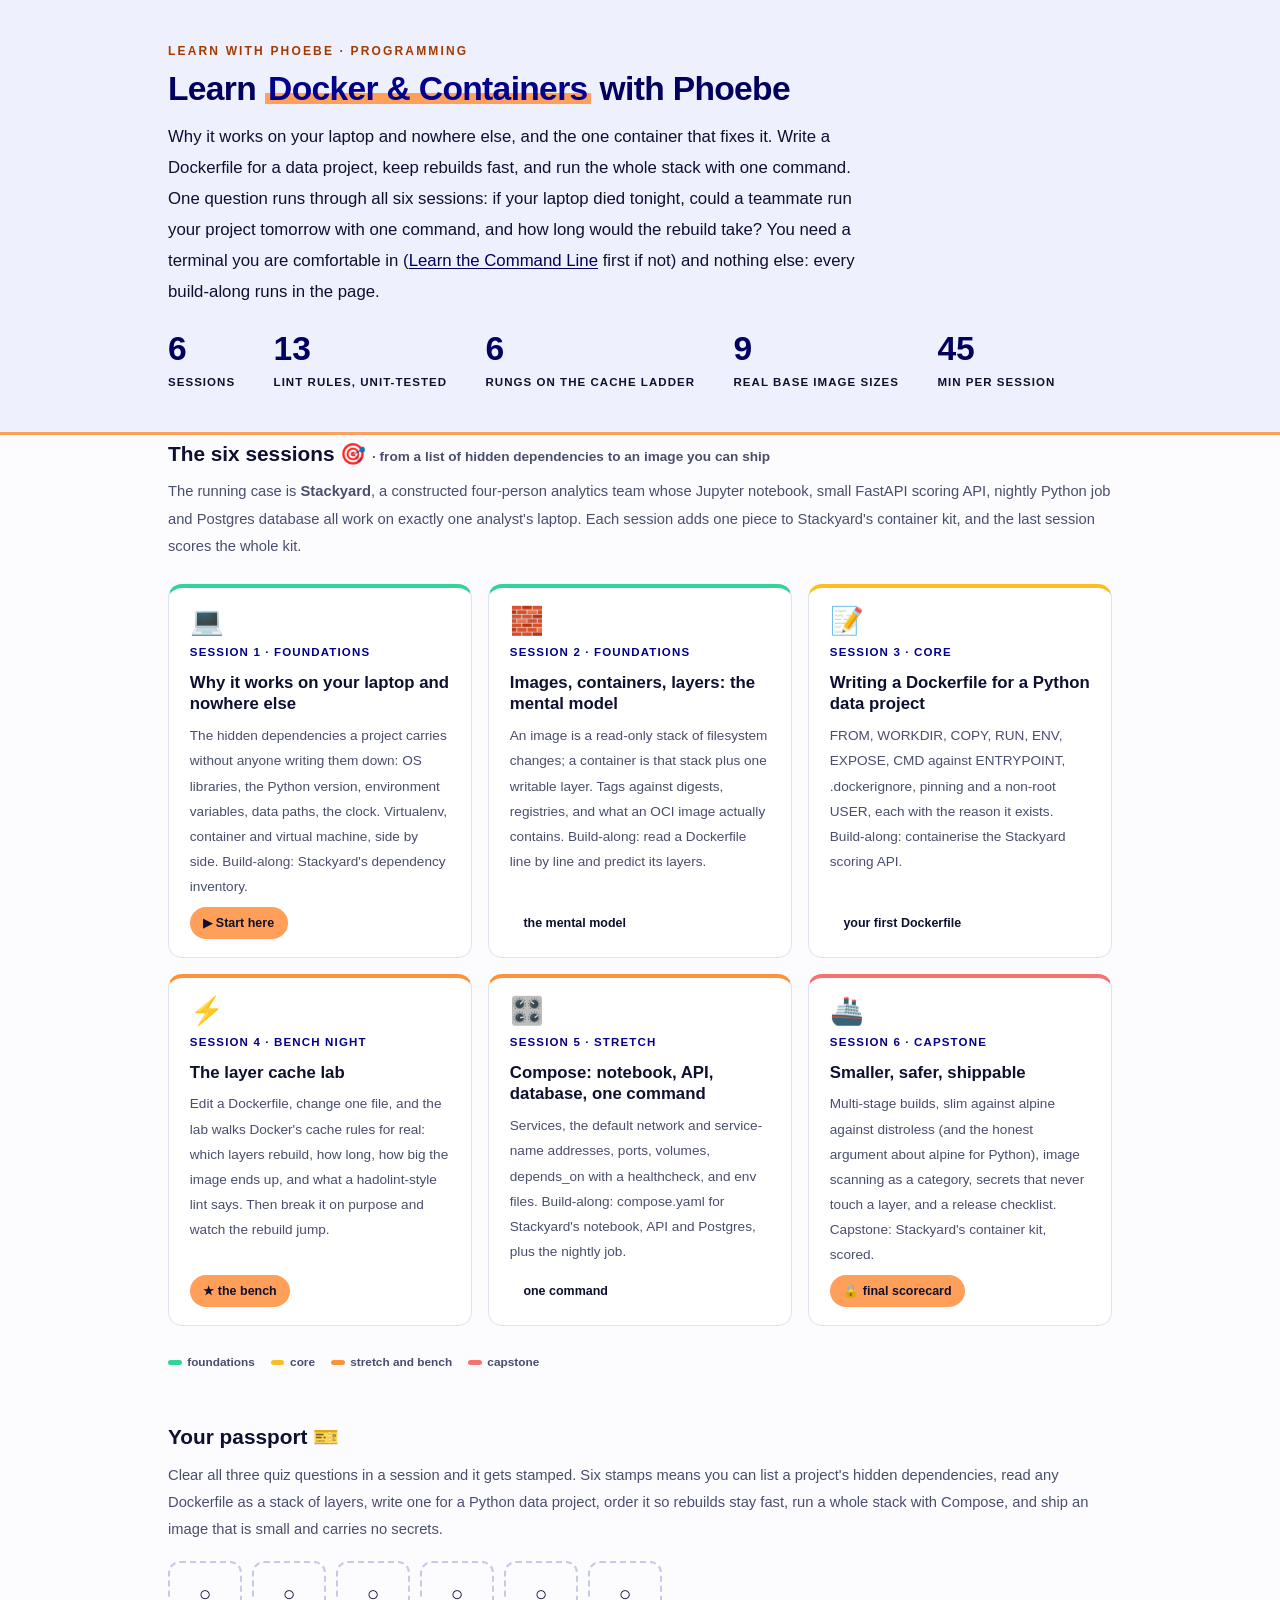
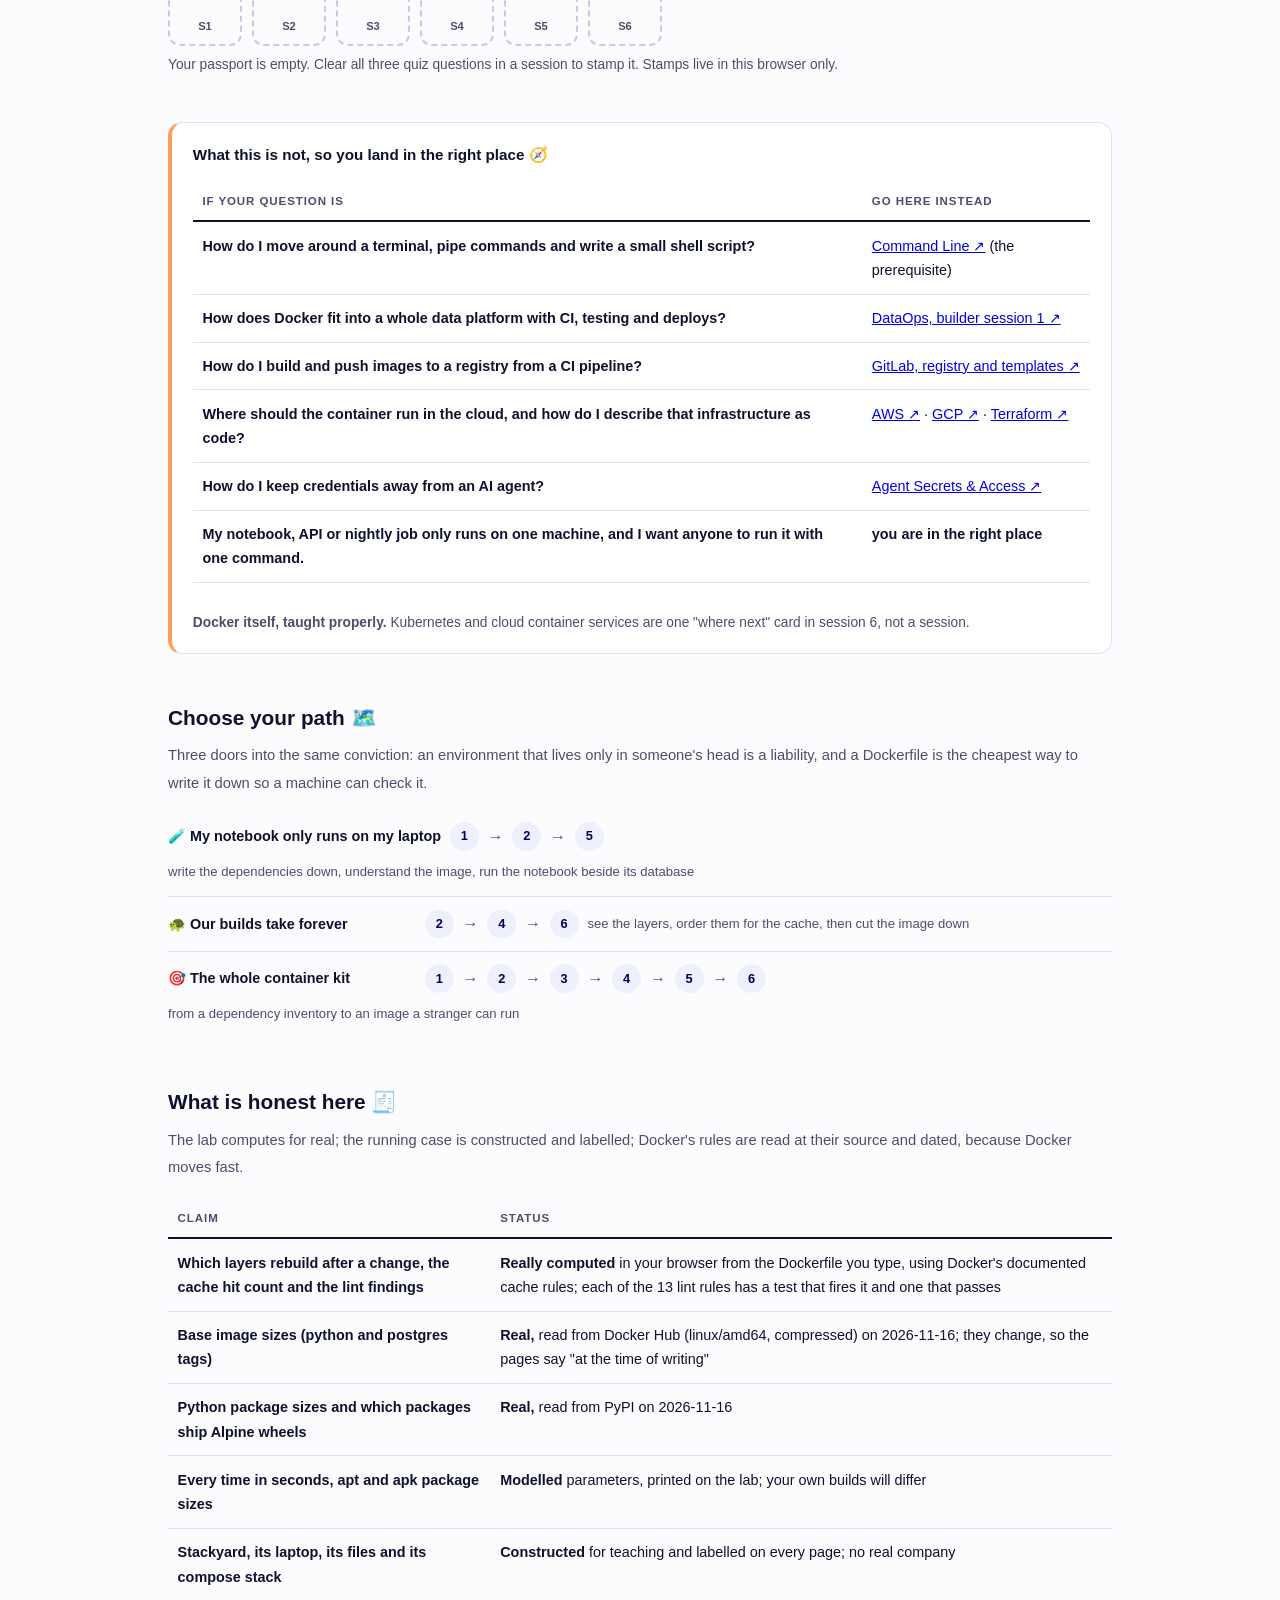
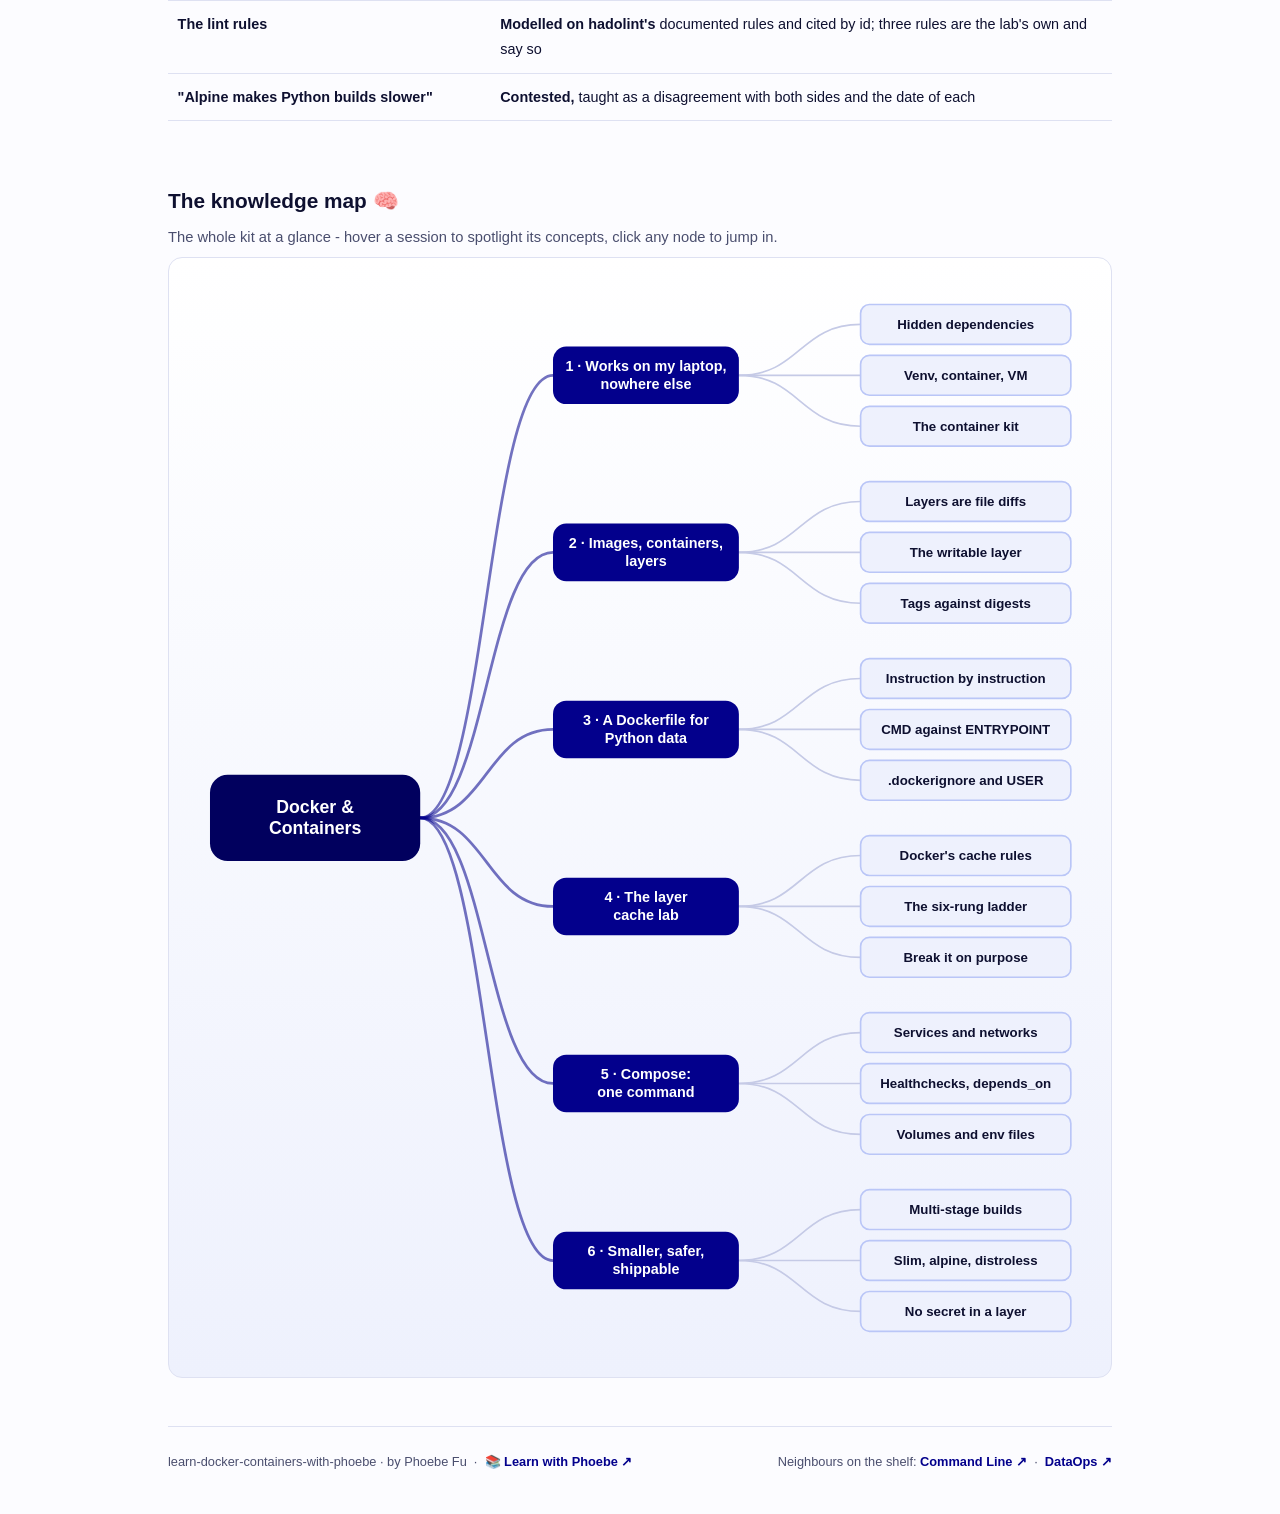
<file: index.html>
<!DOCTYPE html>
<html lang="en">
<head>
<meta charset="UTF-8">
<meta name="viewport" content="width=device-width, initial-scale=1.0">
<!-- social:start -->
<meta name="description" content="Six sessions on Docker and containers for data, analytics and ML people: hidden dependencies, images and layers, a Dockerfile for a Python data project, a real layer cache lab in the browser, Compose for notebook, API and database, and a slim, safe, shippable image.">
<meta property="og:type" content="website">
<meta property="og:site_name" content="Learn with Phoebe">
<meta property="og:title" content="Learn Docker &amp; Containers with Phoebe">
<meta property="og:description" content="Why it works on your laptop and nowhere else, and the one container that fixes it. Write a Dockerfile for a data project, keep rebuilds fast, and run the whole stack with one command.">
<meta property="og:url" content="https://phoebefu6.github.io/learn-docker-containers-with-phoebe/">
<meta property="og:image" content="https://phoebefu6.github.io/learn-docker-containers-with-phoebe/assets/og-cover.png">
<meta property="og:image:width" content="1200">
<meta property="og:image:height" content="630">
<meta name="twitter:card" content="summary_large_image">
<meta name="twitter:title" content="Learn Docker &amp; Containers with Phoebe">
<meta name="twitter:description" content="A real layer cache lab in your browser: edit a Dockerfile, change one file, and see which layers rebuild, how long it takes and how big the image ends up.">
<meta name="twitter:image" content="https://phoebefu6.github.io/learn-docker-containers-with-phoebe/assets/og-cover.png">
<!-- social:end -->
<title>Learn Docker &amp; Containers with Phoebe</title>
<link rel="stylesheet" href="assets/style.css?v=1">
<style>

  .stats-row { display: flex; gap: 2.4rem; margin-top: 1.5rem; flex-wrap: wrap; }
  .stat b { display: block; font-size: 2.1rem; font-weight: 800; line-height: 1.05; font-variant-numeric: tabular-nums; }
  .stat span { font-size: .72rem; opacity: 1; text-transform: uppercase; letter-spacing: .09em; font-weight: 600; }

  .course-grid { display: grid; grid-template-columns: repeat(auto-fit, minmax(17rem, 1fr)); gap: 1rem; margin-top: 1.5rem; }
  .course-card {
    border: 1px solid var(--hairline);
    border-top: 4px solid var(--diff, var(--indigo));
    border-radius: var(--radius);
    padding: 1.2rem 1.3rem 1.1rem;
    display: flex;
    flex-direction: column;
    gap: .5rem;
    text-decoration: none;
    color: var(--ink);
    background: #fff;
    transition: box-shadow .15s ease, border-color .15s ease, transform .15s ease;
    position: relative;
  }
  .course-card:hover { border-color: var(--indigo-soft); border-top-color: var(--diff, var(--indigo)); box-shadow: 0 8px 28px rgba(var(--shadow-rgb),.16); transform: translateY(-3px); }
  .course-card .cicon { font-size: 1.7rem; line-height: 1; }
  .course-card .cnum { font-size: .72rem; font-weight: 700; color: var(--indigo); text-transform: uppercase; letter-spacing: .1em; }
  .course-card h3 { font-size: 1.05rem; font-weight: 800; line-height: 1.3; }
  .course-card p { font-size: .85rem; color: var(--muted); flex: 1; }
  .course-card .meta { display: flex; gap: .4rem; flex-wrap: wrap; }

  .diff-legend { display: flex; gap: 1rem; margin-top: 1.6rem; font-size: .74rem; color: var(--muted); font-weight: 600; flex-wrap: wrap; }
  .diff-legend i { display: inline-block; width: .85rem; height: .35rem; border-radius: 999px; margin-right: .35rem; vertical-align: middle; }

  .paths { margin-top: 2.6rem; }
  .paths h2 { font-size: 1.3rem; font-weight: 800; margin-bottom: .3rem; }
  .paths .plede { color: var(--muted); font-size: .92rem; margin-bottom: .8rem; }
  .path { display: flex; gap: .55rem; align-items: center; padding: .75rem 0; border-bottom: .5px solid var(--hairline); flex-wrap: wrap; }
  .path:last-child { border-bottom: none; }
  .path b { min-width: 15.5rem; font-size: .9rem; }
  .path .pstep { background: var(--indigo-50); color: var(--indigo-deep); border-radius: 999px; padding: .16rem .68rem; font-weight: 700; font-size: .8rem; text-decoration: none; transition: all .12s ease; }
  .path .pstep:hover { background: var(--indigo); color: #fff; }
  .path .parr { color: var(--muted); font-weight: 700; }

  .mm-section { margin-top: 1.6rem; }
  .mm-section h2 { font-size: 1.3rem; font-weight: 800; margin-bottom: .2rem; }
  .mm-section .mm-lede { color: var(--muted); font-size: .92rem; margin-bottom: .4rem; }
  .mm-wrap { border: 1px solid var(--hairline); border-radius: var(--radius); background: linear-gradient(180deg,#fff,var(--indigo-50)); padding: .6rem; overflow-x: auto; }
  .mm-svg { width: 100%; height: auto; display: block; max-width: 60rem; margin: 0 auto; min-width: 34rem; }
  .mm-link { cursor: pointer; text-decoration: none; }
  .mm-node rect { transition: opacity .15s ease, filter .15s ease; }
  .mm-node text { pointer-events: none; }
  .mm-link:hover .mm-node rect { filter: brightness(1.06); }
  .mm-edge { transition: opacity .15s ease; }

  .not-this { border: 1px solid var(--hairline); border-left: 4px solid var(--amber); border-radius: var(--radius); background: #fff; padding: 1.1rem 1.3rem; margin-top: 1.2rem; }
  .not-this h3 { font-size: .95rem; font-weight: 800; margin-bottom: .5rem; }
</style>
</head>
<body>

<header class="masthead">
  <div class="wrap">
    <div class="eyebrow">Learn with Phoebe · Programming</div>
    <h1>Learn <span class="accent">Docker &amp; Containers</span> with Phoebe</h1>
    <p class="sub">Why it works on your laptop and nowhere else, and the one container that fixes it. Write a Dockerfile for a data project, keep rebuilds fast, and run the whole stack with one command. One question runs through all six sessions: if your laptop died tonight, could a teammate run your project tomorrow with one command, and how long would the rebuild take? You need a terminal you are comfortable in (<a href="https://phoebefu6.github.io/learn-command-line-with-phoebe/">Learn the Command Line</a> first if not) and nothing else: every build-along runs in the page.</p>
    <div class="stats-row">
      <div class="stat"><b data-count="6">6</b><span>sessions</span></div>
      <div class="stat"><b data-count="13">13</b><span>lint rules, unit-tested</span></div>
      <div class="stat"><b data-count="6">6</b><span>rungs on the cache ladder</span></div>
      <div class="stat"><b data-count="9">9</b><span>real base image sizes</span></div>
      <div class="stat"><b data-count="45">45</b><span>min per session</span></div>
    </div>
  </div>
</header>

<main class="wrap">

  <section class="section">
    <div class="paths" style="margin-top:0">
      <h2>The six sessions 🎯 <span style="font-size:.85rem;font-weight:600;color:var(--muted)">· from a list of hidden dependencies to an image you can ship</span></h2>
      <p class="plede">The running case is <strong>Stackyard</strong>, a constructed four-person analytics team whose Jupyter notebook, small FastAPI scoring API, nightly Python job and Postgres database all work on exactly one analyst's laptop. Each session adds one piece to Stackyard's container kit, and the last session scores the whole kit.</p>
    </div>

    <div class="course-grid">
      <a class="course-card" href="courses/01-works-on-my-laptop.html" style="--diff:#34D399">
        <span class="cicon">💻</span>
        <span class="cnum">Session 1 · foundations</span>
        <h3>Why it works on your laptop and nowhere else</h3>
        <p>The hidden dependencies a project carries without anyone writing them down: OS libraries, the Python version, environment variables, data paths, the clock. Virtualenv, container and virtual machine, side by side. Build-along: Stackyard's dependency inventory.</p>
        <span class="meta"><span class="pill amber">▶ Start here</span></span>
      </a>
      <a class="course-card" href="courses/02-images-containers-layers.html" style="--diff:#34D399">
        <span class="cicon">🧱</span>
        <span class="cnum">Session 2 · foundations</span>
        <h3>Images, containers, layers: the mental model</h3>
        <p>An image is a read-only stack of filesystem changes; a container is that stack plus one writable layer. Tags against digests, registries, and what an OCI image actually contains. Build-along: read a Dockerfile line by line and predict its layers.</p>
        <span class="meta"><span class="pill">the mental model</span></span>
      </a>
      <a class="course-card" href="courses/03-a-dockerfile-for-python.html" style="--diff:#FBBF24">
        <span class="cicon">📝</span>
        <span class="cnum">Session 3 · core</span>
        <h3>Writing a Dockerfile for a Python data project</h3>
        <p>FROM, WORKDIR, COPY, RUN, ENV, EXPOSE, CMD against ENTRYPOINT, .dockerignore, pinning and a non-root USER, each with the reason it exists. Build-along: containerise the Stackyard scoring API.</p>
        <span class="meta"><span class="pill">your first Dockerfile</span></span>
      </a>
      <a class="course-card" href="courses/04-the-layer-cache-lab.html" style="--diff:#FB923C">
        <span class="cicon">⚡</span>
        <span class="cnum">Session 4 · bench night</span>
        <h3>The layer cache lab</h3>
        <p>Edit a Dockerfile, change one file, and the lab walks Docker's cache rules for real: which layers rebuild, how long, how big the image ends up, and what a hadolint-style lint says. Then break it on purpose and watch the rebuild jump.</p>
        <span class="meta"><span class="pill amber">★ the bench</span></span>
      </a>
      <a class="course-card" href="courses/05-compose-one-command.html" style="--diff:#FB923C">
        <span class="cicon">🎛️</span>
        <span class="cnum">Session 5 · stretch</span>
        <h3>Compose: notebook, API, database, one command</h3>
        <p>Services, the default network and service-name addresses, ports, volumes, depends_on with a healthcheck, and env files. Build-along: compose.yaml for Stackyard's notebook, API and Postgres, plus the nightly job.</p>
        <span class="meta"><span class="pill">one command</span></span>
      </a>
      <a class="course-card" href="courses/06-smaller-safer-shippable.html" style="--diff:#F87171">
        <span class="cicon">🚢</span>
        <span class="cnum">Session 6 · capstone</span>
        <h3>Smaller, safer, shippable</h3>
        <p>Multi-stage builds, slim against alpine against distroless (and the honest argument about alpine for Python), image scanning as a category, secrets that never touch a layer, and a release checklist. Capstone: Stackyard's container kit, scored.</p>
        <span class="meta"><span class="pill amber">🔒 final scorecard</span></span>
      </a>
    </div>

    <div class="diff-legend">
      <span><i style="background:#34D399"></i>foundations</span>
      <span><i style="background:#FBBF24"></i>core</span>
      <span><i style="background:#FB923C"></i>stretch and bench</span>
      <span><i style="background:#F87171"></i>capstone</span>
    </div>
  </section>

  <section class="section">
    <div class="paths" style="margin-top:0">
      <h2>Your passport 🎫</h2>
      <p class="plede">Clear all three quiz questions in a session and it gets stamped. Six stamps means you can list a project's hidden dependencies, read any Dockerfile as a stack of layers, write one for a Python data project, order it so rebuilds stay fast, run a whole stack with Compose, and ship an image that is small and carries no secrets.</p>
    </div>
    <div class="pp-strip"></div>
  </section>

  <section class="section">
    <div class="not-this">
      <h3>What this is not, so you land in the right place 🧭</h3>
      <table class="clean">
        <tr><th>If your question is</th><th>Go here instead</th></tr>
        <tr><td>How do I move around a terminal, pipe commands and write a small shell script?</td><td><a href="https://phoebefu6.github.io/learn-command-line-with-phoebe/">Command Line ↗</a> (the prerequisite)</td></tr>
        <tr><td>How does Docker fit into a whole data platform with CI, testing and deploys?</td><td><a href="https://phoebefu6.github.io/learn-dataops-with-phoebe/courses/b1-foundations-repo.html">DataOps, builder session 1 ↗</a></td></tr>
        <tr><td>How do I build and push images to a registry from a CI pipeline?</td><td><a href="https://phoebefu6.github.io/learn-gitlab-with-phoebe/courses/b7-registry-and-templates.html">GitLab, registry and templates ↗</a></td></tr>
        <tr><td>Where should the container run in the cloud, and how do I describe that infrastructure as code?</td><td><a href="https://phoebefu6.github.io/learn-aws-with-phoebe/">AWS ↗</a> · <a href="https://phoebefu6.github.io/learn-gcp-with-phoebe/">GCP ↗</a> · <a href="https://phoebefu6.github.io/learn-terraform-with-phoebe/">Terraform ↗</a></td></tr>
        <tr><td>How do I keep credentials away from an AI agent?</td><td><a href="https://phoebefu6.github.io/learn-agent-secrets-access-with-phoebe/">Agent Secrets &amp; Access ↗</a></td></tr>
        <tr><td><strong>My notebook, API or nightly job only runs on one machine, and I want anyone to run it with one command.</strong></td><td><strong>you are in the right place</strong></td></tr>
      </table>
      <p style="margin-top:.7rem;font-size:.86rem;color:var(--muted)"><strong>Docker itself, taught properly.</strong> Kubernetes and cloud container services are one "where next" card in session 6, not a session.</p>
    </div>
  </section>

  <section class="section">
    <div class="paths">
      <h2>Choose your path 🗺️</h2>
      <p class="plede">Three doors into the same conviction: an environment that lives only in someone's head is a liability, and a Dockerfile is the cheapest way to write it down so a machine can check it.</p>
      <div class="path"><b>🧪 My notebook only runs on my laptop</b>
        <a class="pstep" href="courses/01-works-on-my-laptop.html">1</a><span class="parr">→</span>
        <a class="pstep" href="courses/02-images-containers-layers.html">2</a><span class="parr">→</span>
        <a class="pstep" href="courses/05-compose-one-command.html">5</a>
        <span style="font-size:.82rem;color:var(--muted)">write the dependencies down, understand the image, run the notebook beside its database</span>
      </div>
      <div class="path"><b>🐢 Our builds take forever</b>
        <a class="pstep" href="courses/02-images-containers-layers.html">2</a><span class="parr">→</span>
        <a class="pstep" href="courses/04-the-layer-cache-lab.html">4</a><span class="parr">→</span>
        <a class="pstep" href="courses/06-smaller-safer-shippable.html">6</a>
        <span style="font-size:.82rem;color:var(--muted)">see the layers, order them for the cache, then cut the image down</span>
      </div>
      <div class="path"><b>🎯 The whole container kit</b>
        <a class="pstep" href="courses/01-works-on-my-laptop.html">1</a><span class="parr">→</span>
        <a class="pstep" href="courses/02-images-containers-layers.html">2</a><span class="parr">→</span>
        <a class="pstep" href="courses/03-a-dockerfile-for-python.html">3</a><span class="parr">→</span>
        <a class="pstep" href="courses/04-the-layer-cache-lab.html">4</a><span class="parr">→</span>
        <a class="pstep" href="courses/05-compose-one-command.html">5</a><span class="parr">→</span>
        <a class="pstep" href="courses/06-smaller-safer-shippable.html">6</a>
        <span style="font-size:.82rem;color:var(--muted)">from a dependency inventory to an image a stranger can run</span>
      </div>
    </div>
  </section>

  <section class="section">
    <div class="paths" style="margin-top:0">
      <h2>What is honest here 🧾</h2>
      <p class="plede">The lab computes for real; the running case is constructed and labelled; Docker's rules are read at their source and dated, because Docker moves fast.</p>
    </div>
    <table class="clean">
      <tr><th>Claim</th><th>Status</th></tr>
      <tr><td>Which layers rebuild after a change, the cache hit count and the lint findings</td><td><strong>Really computed</strong> in your browser from the Dockerfile you type, using Docker's documented cache rules; each of the 13 lint rules has a test that fires it and one that passes</td></tr>
      <tr><td>Base image sizes (python and postgres tags)</td><td><strong>Real,</strong> read from Docker Hub (linux/amd64, compressed) on 2026-11-16; they change, so the pages say "at the time of writing"</td></tr>
      <tr><td>Python package sizes and which packages ship Alpine wheels</td><td><strong>Real,</strong> read from PyPI on 2026-11-16</td></tr>
      <tr><td>Every time in seconds, apt and apk package sizes</td><td><strong>Modelled</strong> parameters, printed on the lab; your own builds will differ</td></tr>
      <tr><td>Stackyard, its laptop, its files and its compose stack</td><td><strong>Constructed</strong> for teaching and labelled on every page; no real company</td></tr>
      <tr><td>The lint rules</td><td><strong>Modelled on hadolint's</strong> documented rules and cited by id; three rules are the lab's own and say so</td></tr>
      <tr><td>"Alpine makes Python builds slower"</td><td><strong>Contested,</strong> taught as a disagreement with both sides and the date of each</td></tr>
    </table>
  </section>

  <section class="section mm-section">
    <h2>The knowledge map 🧠</h2>
    <p class="mm-lede">The whole kit at a glance - hover a session to spotlight its concepts, click any node to jump in.</p>
    <div class="mm-wrap"><div id="mindmap"></div></div>
  </section>

  <footer class="pagefoot">
    <span>learn-docker-containers-with-phoebe · by Phoebe Fu &nbsp;·&nbsp; 📚 <a href="https://phoebefu6.github.io/learn-with-phoebe/">Learn with Phoebe ↗</a></span>
    <span>Neighbours on the shelf: <a href="https://phoebefu6.github.io/learn-command-line-with-phoebe/">Command Line ↗</a> &nbsp;·&nbsp; <a href="https://phoebefu6.github.io/learn-dataops-with-phoebe/">DataOps ↗</a></span>
  </footer>

</main>

<script>
window.MINDMAP_DATA = {
 "title": "Docker &\nContainers",
 "centerColor": "#01005E",
 "sessions": [
  {
   "label": "Works on my laptop,\nnowhere else",
   "href": "courses/01-works-on-my-laptop.html",
   "color": "#34D399",
   "concepts": [
    {
     "label": "Hidden dependencies",
     "href": "courses/01-works-on-my-laptop.html"
    },
    {
     "label": "Venv, container, VM",
     "href": "courses/01-works-on-my-laptop.html"
    },
    {
     "label": "The container kit",
     "href": "courses/01-works-on-my-laptop.html"
    }
   ]
  },
  {
   "label": "Images, containers,\nlayers",
   "href": "courses/02-images-containers-layers.html",
   "color": "#34D399",
   "concepts": [
    {
     "label": "Layers are file diffs",
     "href": "courses/02-images-containers-layers.html"
    },
    {
     "label": "The writable layer",
     "href": "courses/02-images-containers-layers.html"
    },
    {
     "label": "Tags against digests",
     "href": "courses/02-images-containers-layers.html"
    }
   ]
  },
  {
   "label": "A Dockerfile for\nPython data",
   "href": "courses/03-a-dockerfile-for-python.html",
   "color": "#FBBF24",
   "concepts": [
    {
     "label": "Instruction by instruction",
     "href": "courses/03-a-dockerfile-for-python.html"
    },
    {
     "label": "CMD against ENTRYPOINT",
     "href": "courses/03-a-dockerfile-for-python.html"
    },
    {
     "label": ".dockerignore and USER",
     "href": "courses/03-a-dockerfile-for-python.html"
    }
   ]
  },
  {
   "label": "The layer\ncache lab",
   "href": "courses/04-the-layer-cache-lab.html",
   "color": "#FB923C",
   "concepts": [
    {
     "label": "Docker's cache rules",
     "href": "courses/04-the-layer-cache-lab.html"
    },
    {
     "label": "The six-rung ladder",
     "href": "courses/04-the-layer-cache-lab.html"
    },
    {
     "label": "Break it on purpose",
     "href": "courses/04-the-layer-cache-lab.html"
    }
   ]
  },
  {
   "label": "Compose:\none command",
   "href": "courses/05-compose-one-command.html",
   "color": "#FB923C",
   "concepts": [
    {
     "label": "Services and networks",
     "href": "courses/05-compose-one-command.html"
    },
    {
     "label": "Healthchecks, depends_on",
     "href": "courses/05-compose-one-command.html"
    },
    {
     "label": "Volumes and env files",
     "href": "courses/05-compose-one-command.html"
    }
   ]
  },
  {
   "label": "Smaller, safer,\nshippable",
   "href": "courses/06-smaller-safer-shippable.html",
   "color": "#F87171",
   "concepts": [
    {
     "label": "Multi-stage builds",
     "href": "courses/06-smaller-safer-shippable.html"
    },
    {
     "label": "Slim, alpine, distroless",
     "href": "courses/06-smaller-safer-shippable.html"
    },
    {
     "label": "No secret in a layer",
     "href": "courses/06-smaller-safer-shippable.html"
    }
   ]
  }
 ]
};
</script>
<script src="assets/mindmap.js?v=1"></script>
<script src="assets/app.js?v=1"></script>
</body>
</html>
</file>
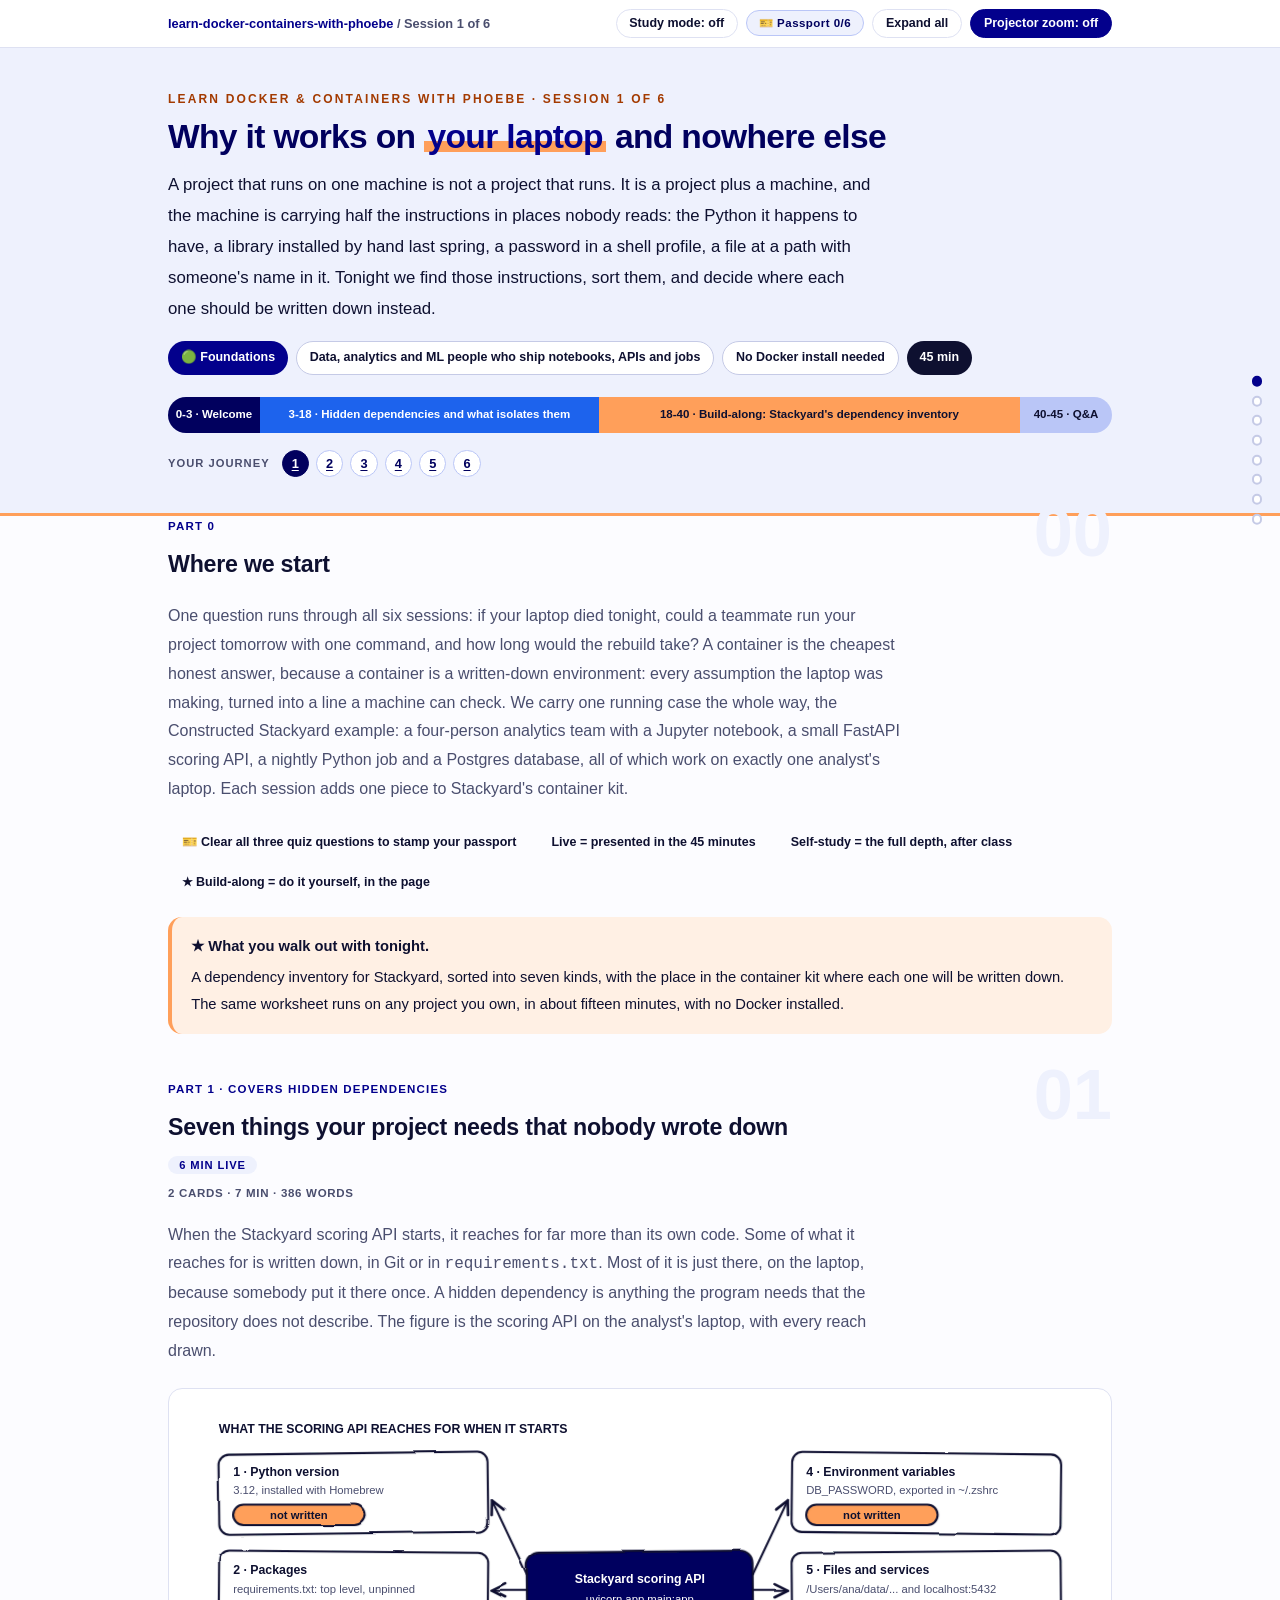
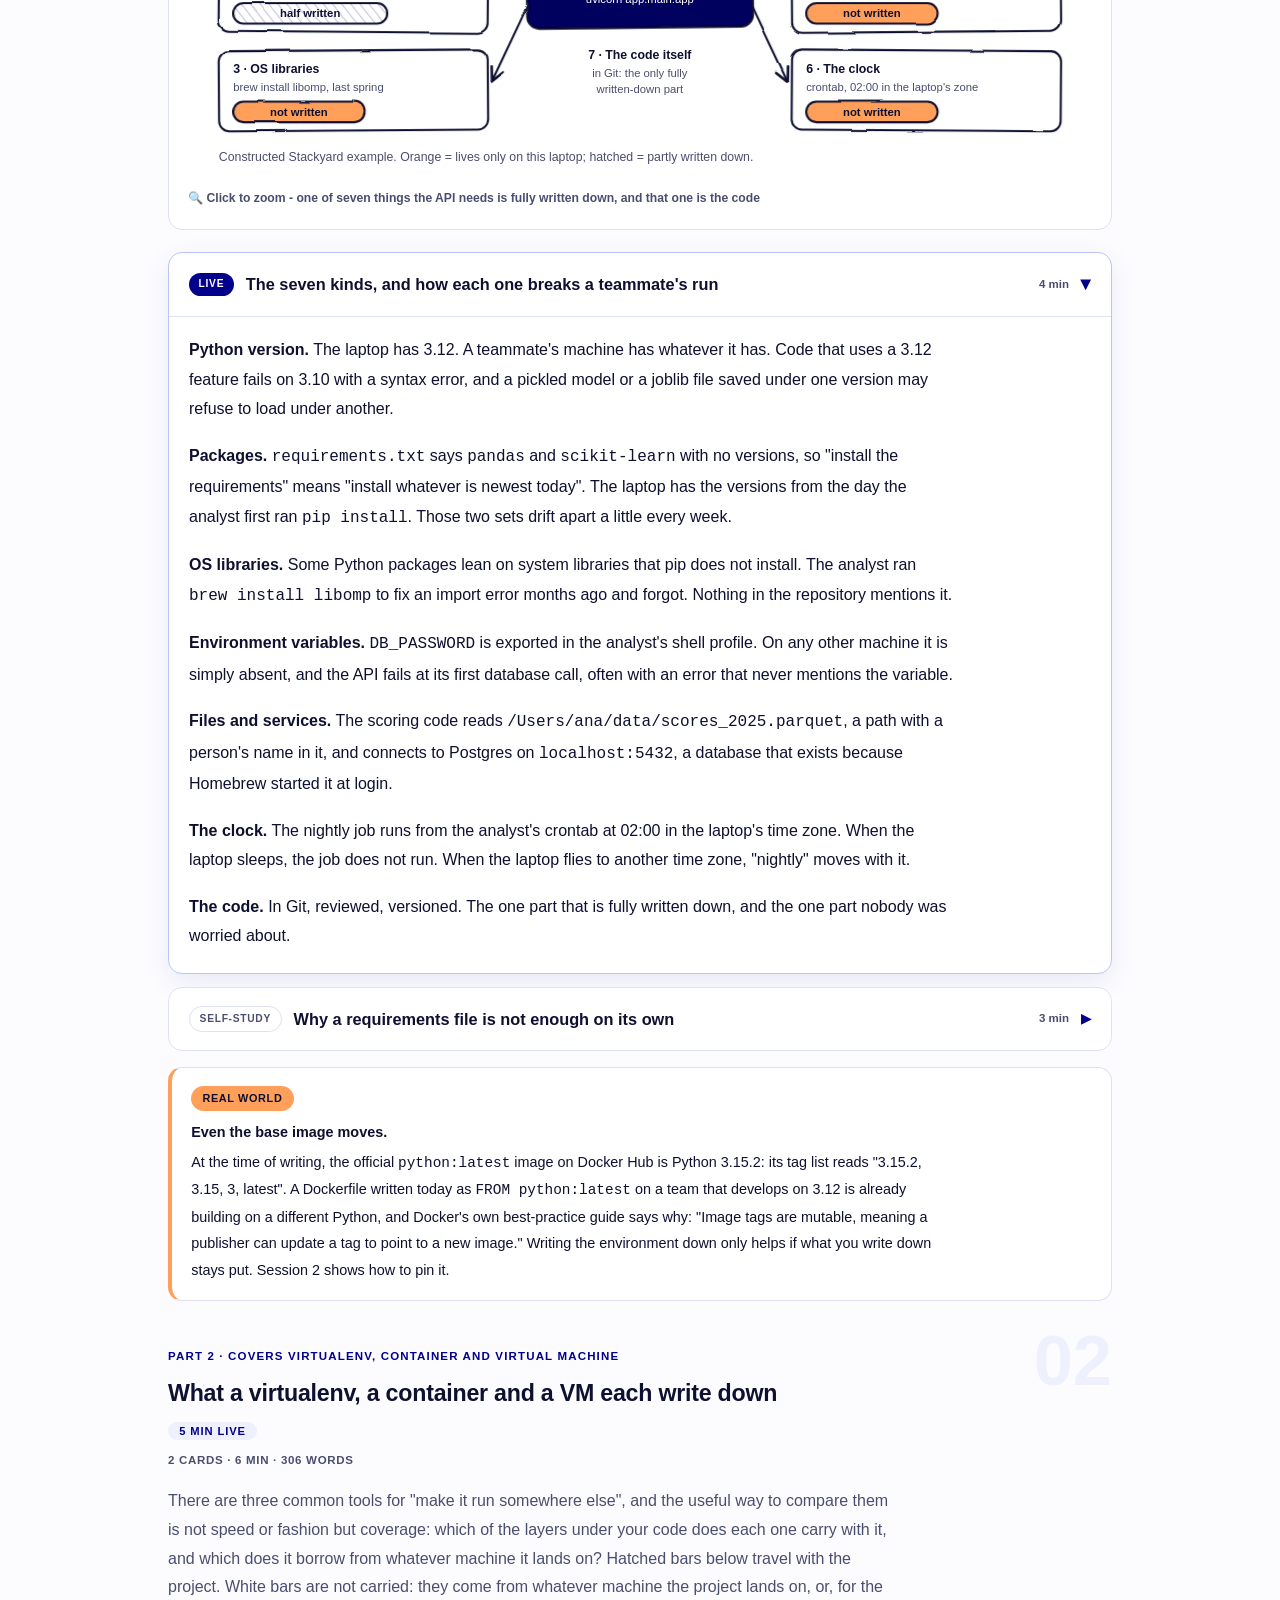
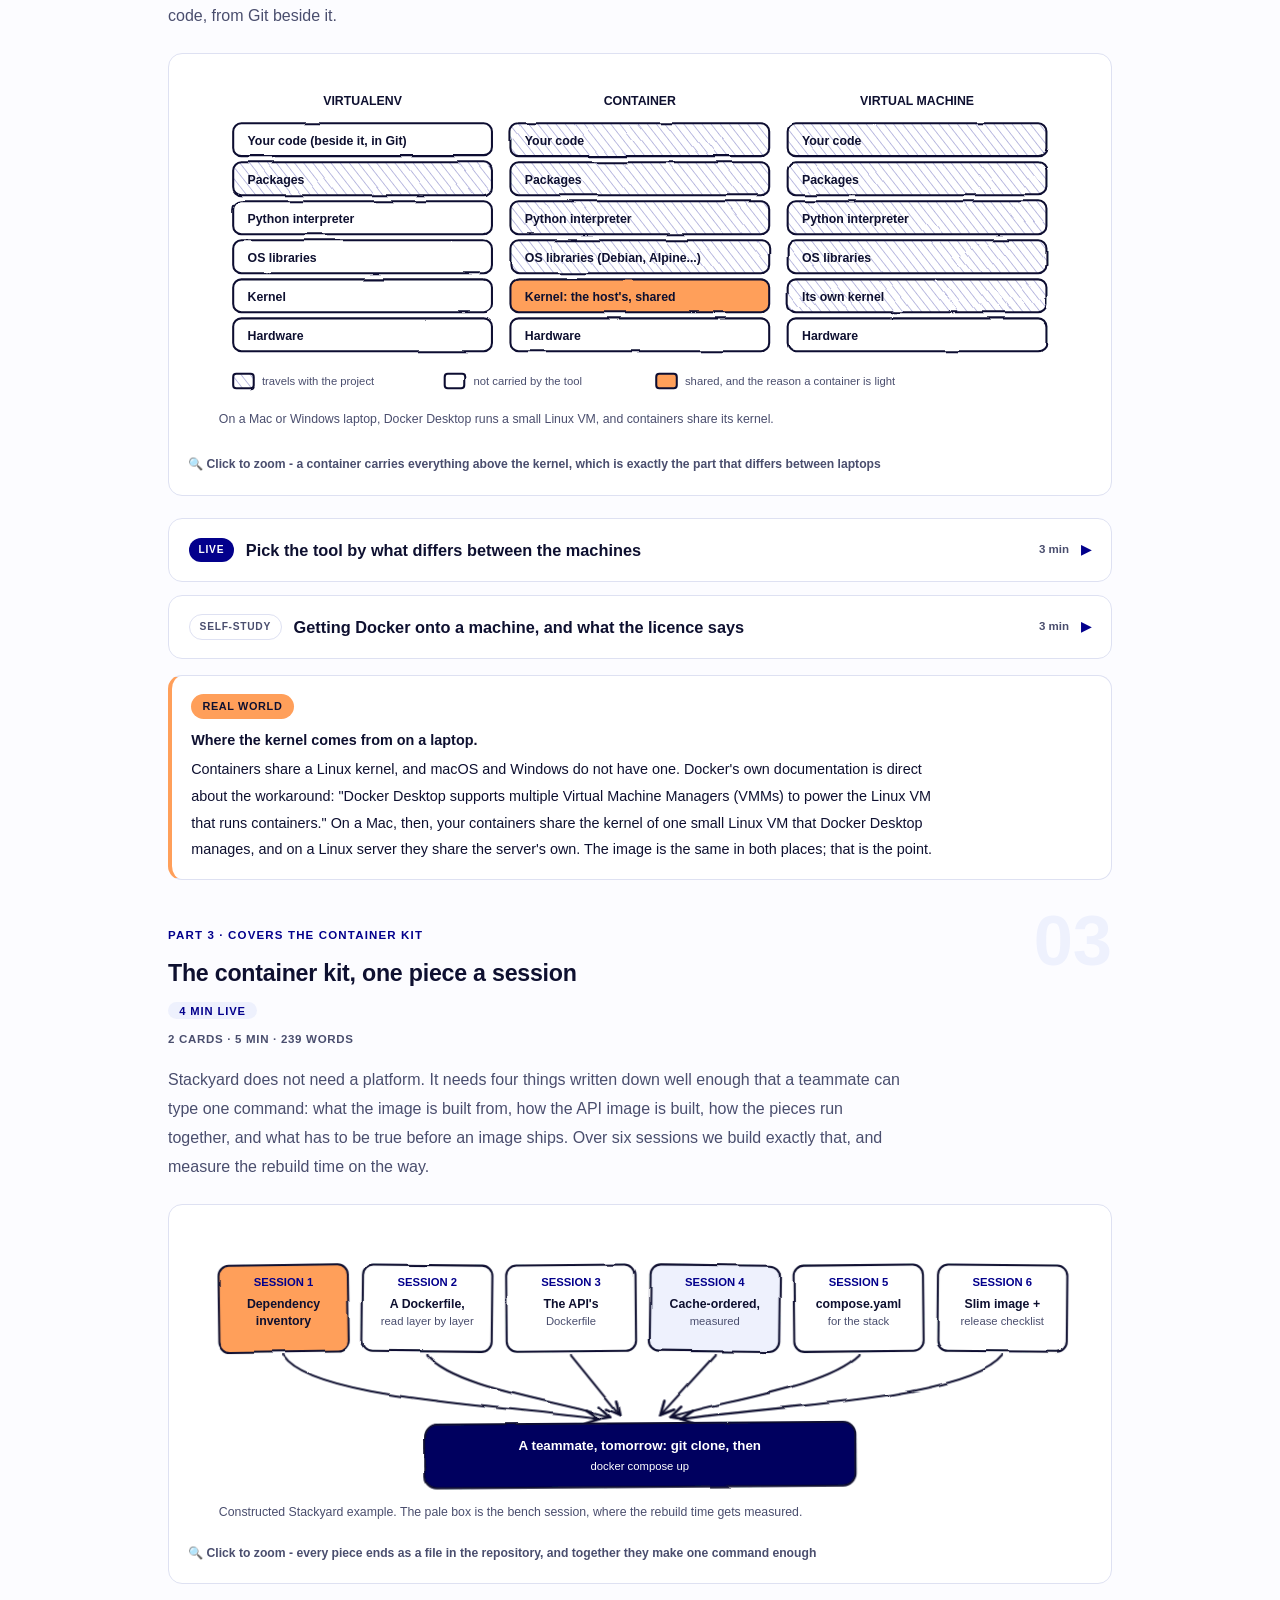
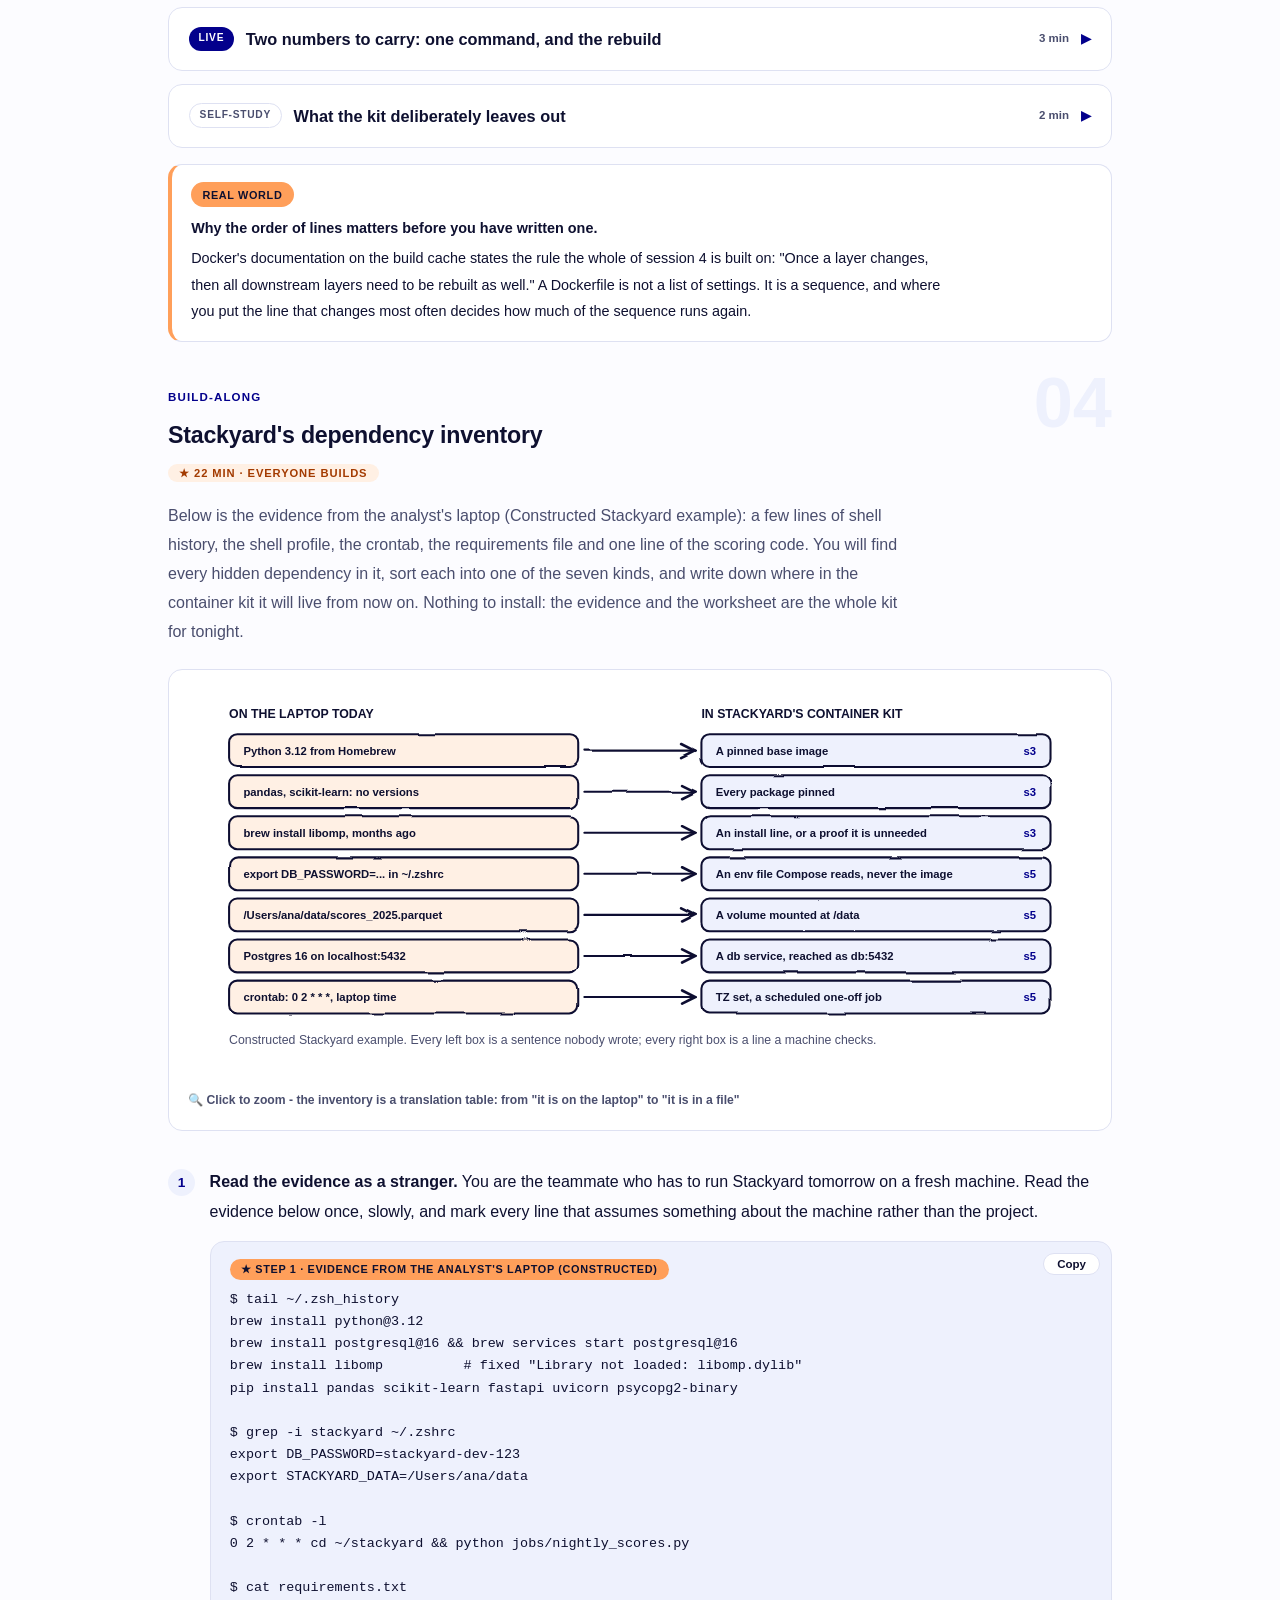
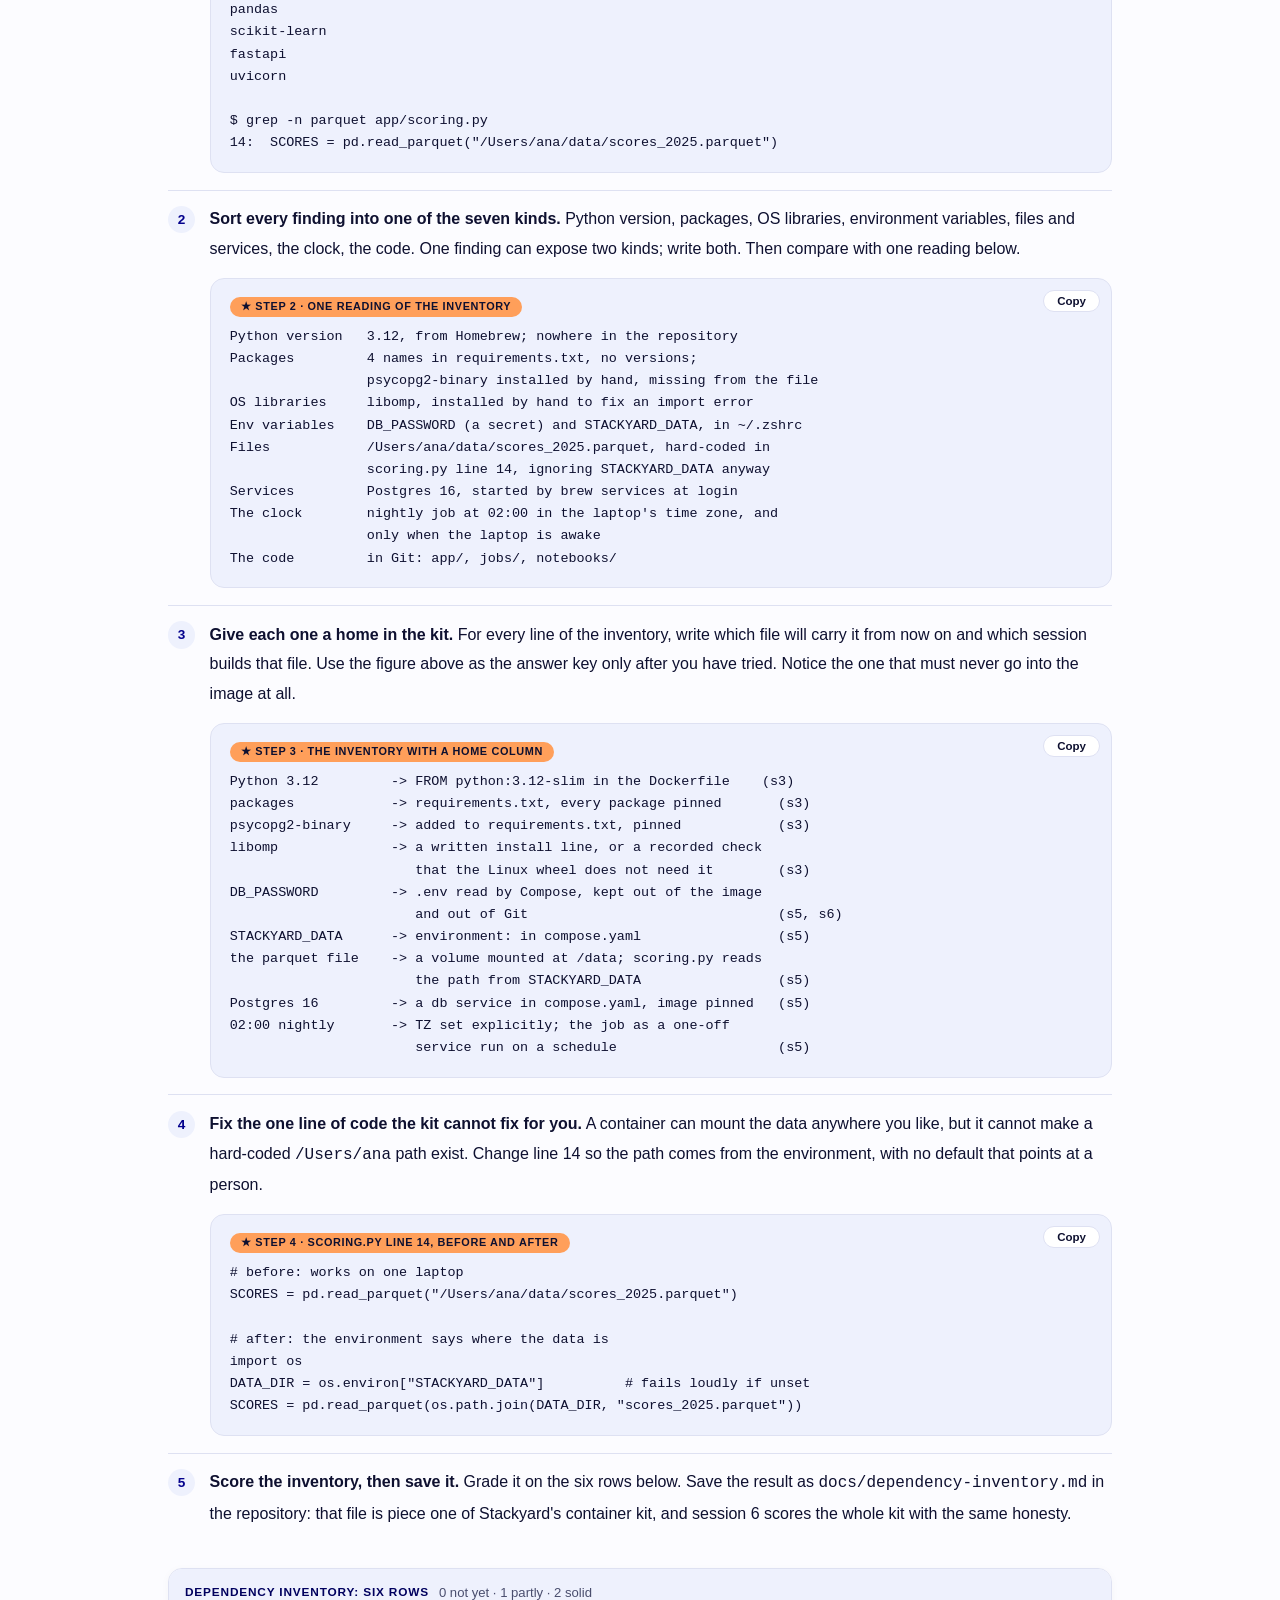
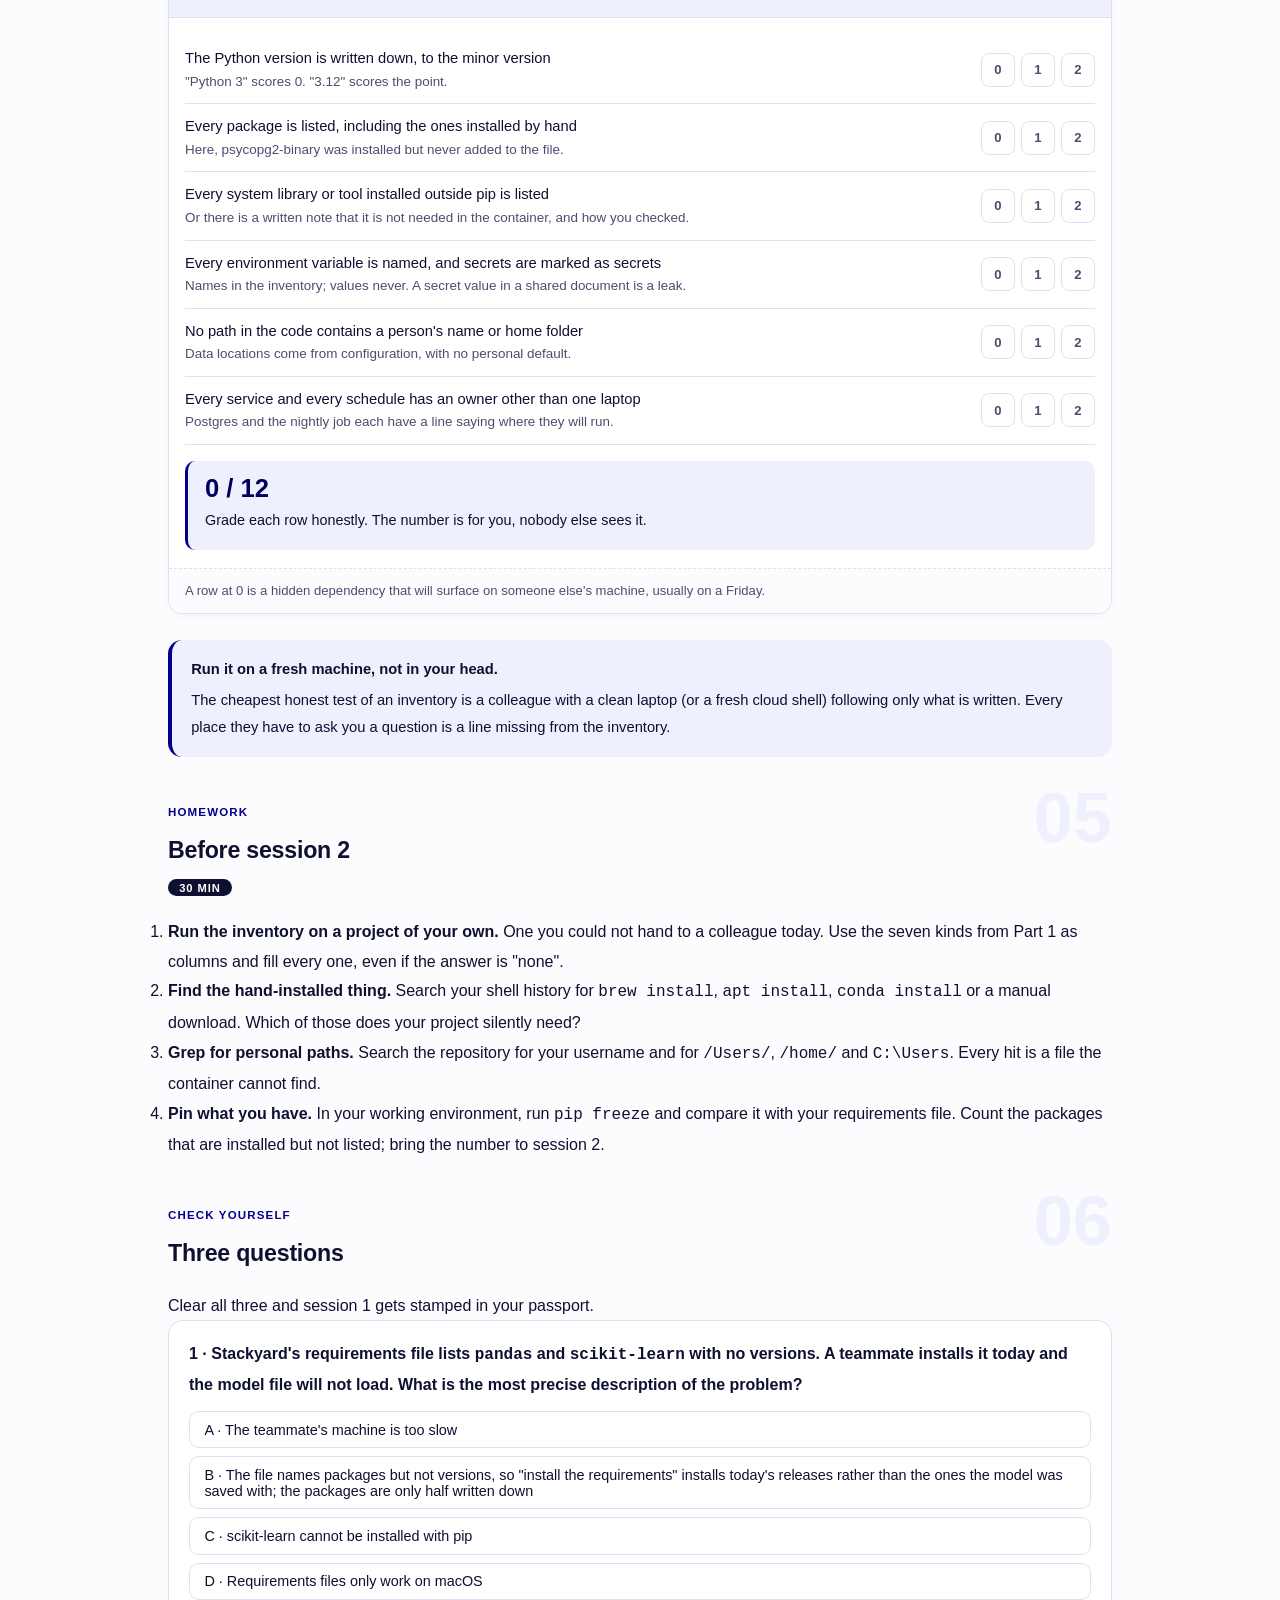
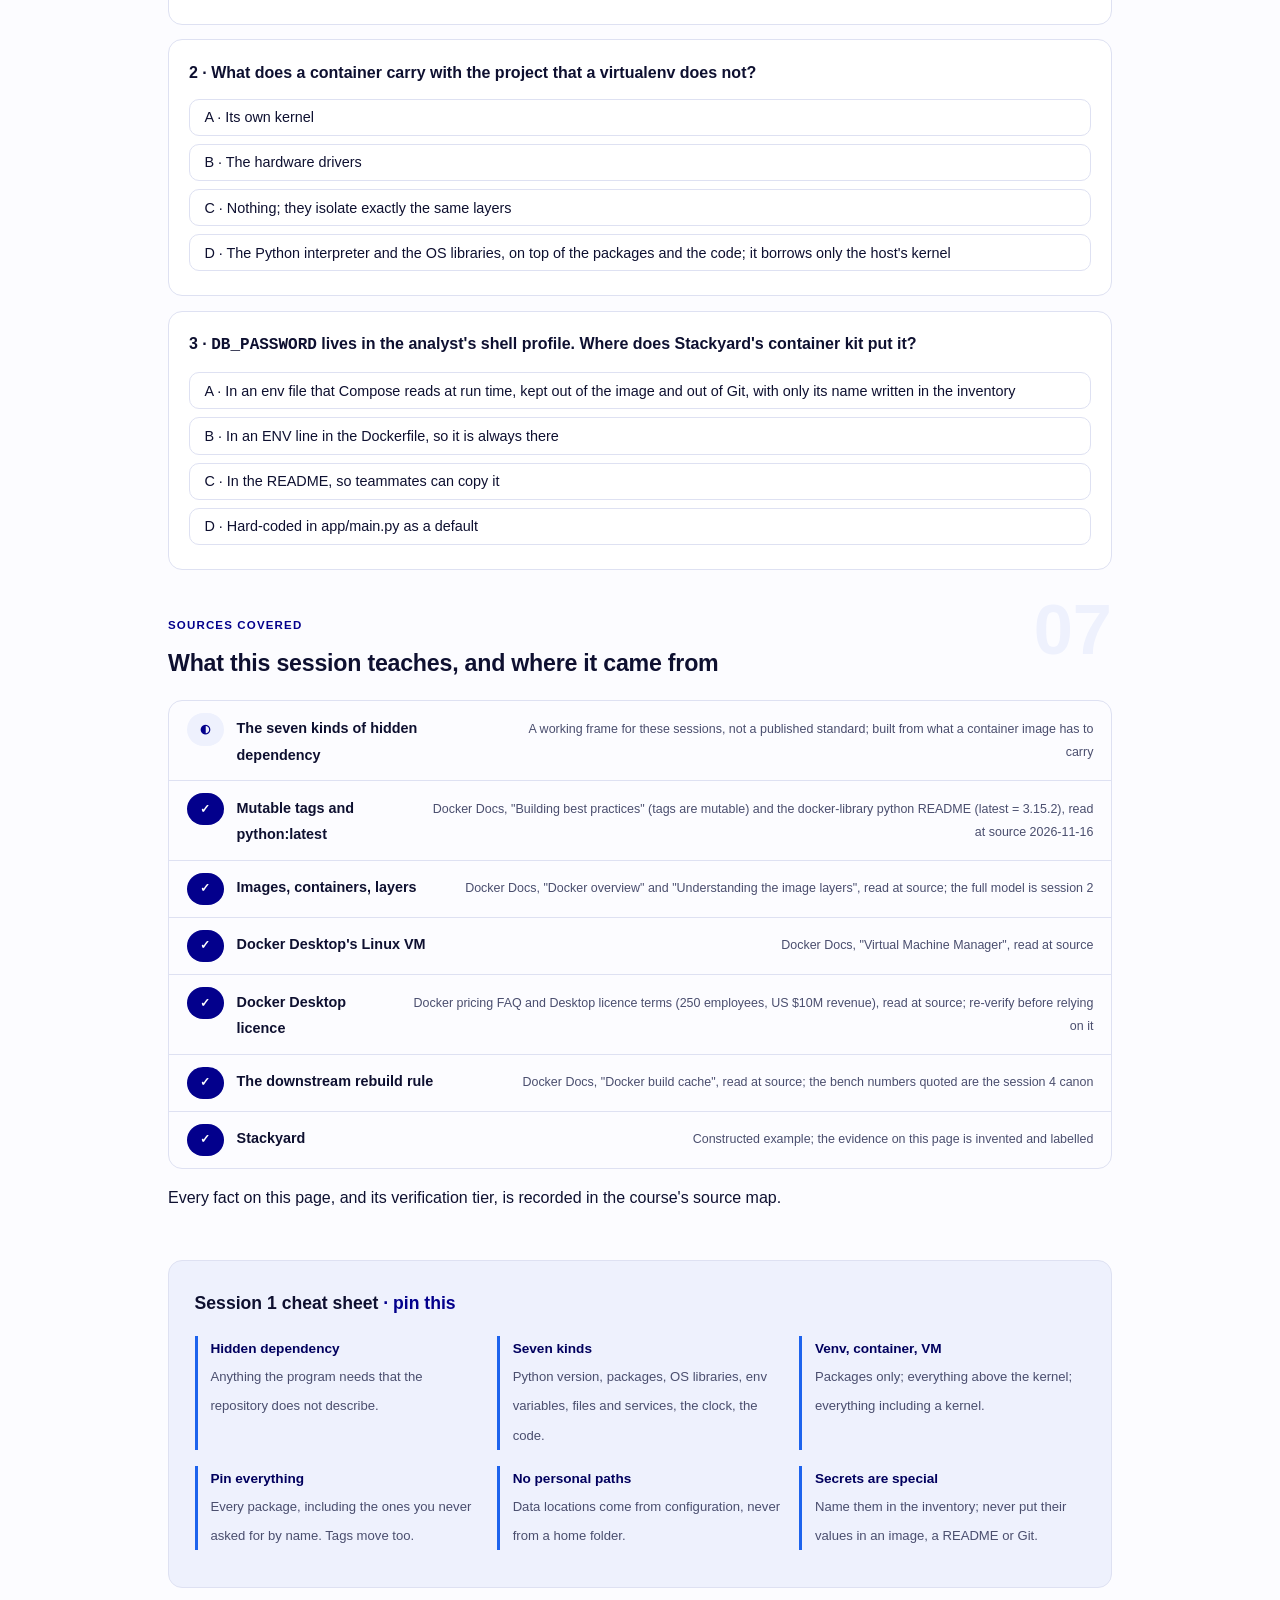
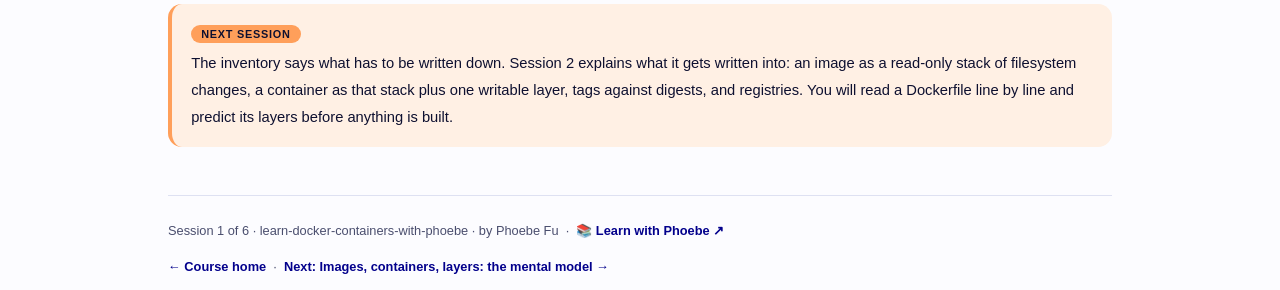
<file: courses/01-works-on-my-laptop.html>
<!DOCTYPE html>
<html lang="en">
<head>
<meta charset="UTF-8">
<meta name="viewport" content="width=device-width, initial-scale=1.0">
<!-- social:start -->
<meta name="description" content="Session 1 of 6. The hidden dependencies a data project carries without anyone writing them down, what a virtualenv, a container and a virtual machine each capture, and a dependency inventory for the constructed Stackyard team.">
<meta property="og:type" content="article">
<meta property="og:site_name" content="Learn with Phoebe">
<meta property="og:title" content="Why it works on your laptop and nowhere else - learn docker containers with phoebe">
<meta property="og:description" content="Session 1 of 6. Seven hidden dependencies, virtualenv against container against VM, and a dependency inventory you can run on any project today.">
<meta property="og:url" content="https://phoebefu6.github.io/learn-docker-containers-with-phoebe/courses/01-works-on-my-laptop.html">
<meta property="og:image" content="https://phoebefu6.github.io/learn-docker-containers-with-phoebe/assets/og-cover.png">
<meta property="og:image:width" content="1200">
<meta property="og:image:height" content="630">
<meta name="twitter:card" content="summary_large_image">
<meta name="twitter:title" content="Why it works on your laptop and nowhere else - learn docker containers with phoebe">
<meta name="twitter:description" content="Session 1 of 6. Hidden dependencies, what each isolation tool writes down, and a dependency inventory.">
<meta name="twitter:image" content="https://phoebefu6.github.io/learn-docker-containers-with-phoebe/assets/og-cover.png">
<!-- social:end -->
<title>Session 1 · Works on my laptop - learn docker containers with phoebe</title>
<link rel="stylesheet" href="../assets/style.css?v=1">
</head>
<body>

<div class="toolbar">
  <div class="wrap">
    <span class="crumb"><a href="../index.html">learn-docker-containers-with-phoebe</a> / Session 1 of 6</span>
    <button class="btn" id="toggle-all" type="button">Expand all</button>
    <button class="btn primary" id="zoom-toggle" type="button">Projector zoom: off</button>
  </div>
</div>

<header class="masthead">
  <div class="wrap">
    <div class="eyebrow">Learn Docker &amp; Containers with Phoebe · Session 1 of 6</div>
    <h1>Why it works on <span class="accent">your laptop</span> and nowhere else</h1>
    <p class="sub">A project that runs on one machine is not a project that runs. It is a project plus a machine, and the machine is carrying half the instructions in places nobody reads: the Python it happens to have, a library installed by hand last spring, a password in a shell profile, a file at a path with someone's name in it. Tonight we find those instructions, sort them, and decide where each one should be written down instead.</p>
    <div class="chip-row">
      <span class="chip level">🟢 Foundations</span>
      <span class="chip audience">Data, analytics and ML people who ship notebooks, APIs and jobs</span>
      <span class="chip audience">No Docker install needed</span>
      <span class="chip time">45 min</span>
    </div>
    <div class="agenda">
      <span class="a1" style="flex:1">0-3 · Welcome</span>
      <span class="a2" style="flex:4">3-18 · Hidden dependencies and what isolates them</span>
      <span class="a3" style="flex:5">18-40 · Build-along: Stackyard's dependency inventory</span>
      <span class="a4" style="flex:1">40-45 · Q&amp;A</span>
    </div>
  </div>
</header>

<main class="wrap">

  <section class="section" id="intro">
    <div class="section-kicker">
      <span class="klabel">Part 0</span>
      <h2>Where we start</h2>
    </div>
    <p class="lede">One question runs through all six sessions: if your laptop died tonight, could a teammate run your project tomorrow with one command, and how long would the rebuild take? A container is the cheapest honest answer, because a container is a written-down environment: every assumption the laptop was making, turned into a line a machine can check. We carry one running case the whole way, the Constructed Stackyard example: a four-person analytics team with a Jupyter notebook, a small FastAPI scoring API, a nightly Python job and a Postgres database, all of which work on exactly one analyst's laptop. Each session adds one piece to Stackyard's container kit.</p>

    <div class="legend">
      <span class="pill">🎫 Clear all three quiz questions to stamp your passport</span>
      <span class="pill">Live = presented in the 45 minutes</span>
      <span class="pill">Self-study = the full depth, after class</span>
      <span class="pill">★ Build-along = do it yourself, in the page</span>
    </div>

    <div class="callout win">
      <p><strong>★ What you walk out with tonight.</strong> A dependency inventory for Stackyard, sorted into seven kinds, with the place in the container kit where each one will be written down. The same worksheet runs on any project you own, in about fifteen minutes, with no Docker installed.</p>
    </div>
  </section>

  <section class="section" id="part-1">
    <div class="section-kicker">
      <span class="klabel">Part 1 · covers hidden dependencies</span>
      <h2>Seven things your project needs that nobody wrote down</h2>
      <span class="tag concept">6 min live</span>
    </div>
    <p class="lede">When the Stackyard scoring API starts, it reaches for far more than its own code. Some of what it reaches for is written down, in Git or in <code>requirements.txt</code>. Most of it is just there, on the laptop, because somebody put it there once. A hidden dependency is anything the program needs that the repository does not describe. The figure is the scoring API on the analyst's laptop, with every reach drawn.</p>

    <figure class="zoomable">
      <svg viewBox="0 0 880 360" xmlns="http://www.w3.org/2000/svg" role="img" aria-label="The constructed Stackyard scoring API in the centre, with lines to six kinds of dependency it reaches for on the analyst's laptop. Left: Python 3.12 from Homebrew, not written down; packages, only the top level written in requirements.txt; an OS library installed by hand, not written down. Right: DB_PASSWORD exported in the shell profile, not written down; a data file under the analyst's home folder and Postgres on localhost, not written down; the nightly run at 02:00 laptop time, not written down. Only the code itself is fully in Git.">
        <defs>
          <filter id="s1aSk" x="-3%" y="-3%" width="106%" height="106%"><feTurbulence type="fractalNoise" baseFrequency="0.02" numOctaves="2" seed="11" result="n"/><feDisplacementMap in="SourceGraphic" in2="n" scale="2.4" xChannelSelector="R" yChannelSelector="G"/></filter>
          <pattern id="s1aHc" patternUnits="userSpaceOnUse" width="7" height="7" patternTransform="rotate(-38)"><line x1="0" y1="0" x2="0" y2="7" stroke="#03008C" stroke-width="1" opacity=".5"/></pattern>
          <marker id="s1aAr" viewBox="0 0 10 10" refX="9" refY="5" markerWidth="8" markerHeight="8" orient="auto"><path d="M1 1 L9 5 L1 9" fill="none" stroke="#0E1030" stroke-width="1.6" stroke-linecap="round"/></marker>
        </defs>
        <style>
          .s1aH { font: 800 12px Inter, sans-serif; fill: #0E1030; }
          .s1aL { font: 600 12px Inter, sans-serif; fill: #0E1030; }
          .s1aS { font: 400 11px Inter, sans-serif; fill: #4A4E6E; }
          .s1aB { font: 800 11px Inter, sans-serif; fill: #0E1030; }
          .s1aW { font: 800 12px Inter, sans-serif; fill: #FFFFFF; }
          .s1aX { font: 400 11px Inter, sans-serif; fill: #FFFFFF; }
          .s1aN { font: 400 12px Inter, sans-serif; fill: #4A4E6E; }
        </style>

        <text class="s1aH" x="30" y="24">WHAT THE SCORING API REACHES FOR WHEN IT STARTS</text>

        <g filter="url(#s1aSk)" fill="none" stroke="#0E1030" stroke-width="2" stroke-linecap="round" stroke-linejoin="round">
          <rect x="330" y="140" width="220" height="74" rx="12" transform="rotate(-0.6 440 177)" fill="#01005E"/>
          <rect x="30" y="44" width="262" height="78" rx="10" transform="rotate(-0.7 161 83)" fill="#FFFFFF"/>
          <rect x="30" y="140" width="262" height="78" rx="10" transform="rotate(0.5 161 179)" fill="#FFFFFF"/>
          <rect x="30" y="236" width="262" height="78" rx="10" transform="rotate(-0.4 161 275)" fill="#FFFFFF"/>
          <rect x="588" y="44" width="262" height="78" rx="10" transform="rotate(0.6 719 83)" fill="#FFFFFF"/>
          <rect x="588" y="140" width="262" height="78" rx="10" transform="rotate(-0.5 719 179)" fill="#FFFFFF"/>
          <rect x="588" y="236" width="262" height="78" rx="10" transform="rotate(0.4 719 275)" fill="#FFFFFF"/>
          <path d="M330 162 L296 90" marker-end="url(#s1aAr)"/>
          <path d="M330 178 L296 178" marker-end="url(#s1aAr)"/>
          <path d="M330 194 L296 266" marker-end="url(#s1aAr)"/>
          <path d="M550 162 L584 90" marker-end="url(#s1aAr)"/>
          <path d="M550 178 L584 178" marker-end="url(#s1aAr)"/>
          <path d="M550 194 L584 266" marker-end="url(#s1aAr)"/>
          <rect x="44" y="94" width="128" height="20" rx="10" fill="#FF9F5A"/>
          <rect x="44" y="190" width="150" height="20" rx="10" fill="url(#s1aHc)"/>
          <rect x="44" y="286" width="128" height="20" rx="10" fill="#FF9F5A"/>
          <rect x="602" y="94" width="128" height="20" rx="10" fill="#FF9F5A"/>
          <rect x="602" y="190" width="128" height="20" rx="10" fill="#FF9F5A"/>
          <rect x="602" y="286" width="128" height="20" rx="10" fill="#FF9F5A"/>
        </g>

        <text class="s1aW" x="440" y="170" text-anchor="middle">Stackyard scoring API</text>
        <text class="s1aX" x="440" y="190" text-anchor="middle">uvicorn app.main:app</text>

        <text class="s1aH" x="44" y="66">1 · Python version</text>
        <text class="s1aS" x="44" y="84">3.12, installed with Homebrew</text>
        <text class="s1aB" x="108" y="108" text-anchor="middle">not written</text>

        <text class="s1aH" x="44" y="162">2 · Packages</text>
        <text class="s1aS" x="44" y="180">requirements.txt: top level, unpinned</text>
        <text class="s1aB" x="119" y="204" text-anchor="middle">half written</text>

        <text class="s1aH" x="44" y="258">3 · OS libraries</text>
        <text class="s1aS" x="44" y="276">brew install libomp, last spring</text>
        <text class="s1aB" x="108" y="300" text-anchor="middle">not written</text>

        <text class="s1aH" x="602" y="66">4 · Environment variables</text>
        <text class="s1aS" x="602" y="84">DB_PASSWORD, exported in ~/.zshrc</text>
        <text class="s1aB" x="666" y="108" text-anchor="middle">not written</text>

        <text class="s1aH" x="602" y="162">5 · Files and services</text>
        <text class="s1aS" x="602" y="180">/Users/ana/data/... and localhost:5432</text>
        <text class="s1aB" x="666" y="204" text-anchor="middle">not written</text>

        <text class="s1aH" x="602" y="258">6 · The clock</text>
        <text class="s1aS" x="602" y="276">crontab, 02:00 in the laptop's zone</text>
        <text class="s1aB" x="666" y="300" text-anchor="middle">not written</text>

        <text class="s1aL" x="440" y="244" text-anchor="middle">7 · The code itself</text>
        <text class="s1aS" x="440" y="262" text-anchor="middle">in Git: the only fully</text>
        <text class="s1aS" x="440" y="278" text-anchor="middle">written-down part</text>

        <text class="s1aN" x="30" y="344">Constructed Stackyard example. Orange = lives only on this laptop; hatched = partly written down.</text>
      </svg>
      <figcaption>🔍 Click to zoom - one of seven things the API needs is fully written down, and that one is the code</figcaption>
    </figure>

    <details class="card" open>
      <summary><span class="mode live">Live</span>The seven kinds, and how each one breaks a teammate's run<span class="mini">4 min</span><span class="caret">▶</span></summary>
      <div class="body">
        <p><strong>Python version.</strong> The laptop has 3.12. A teammate's machine has whatever it has. Code that uses a 3.12 feature fails on 3.10 with a syntax error, and a pickled model or a joblib file saved under one version may refuse to load under another.</p>
        <p><strong>Packages.</strong> <code>requirements.txt</code> says <code>pandas</code> and <code>scikit-learn</code> with no versions, so "install the requirements" means "install whatever is newest today". The laptop has the versions from the day the analyst first ran <code>pip install</code>. Those two sets drift apart a little every week.</p>
        <p><strong>OS libraries.</strong> Some Python packages lean on system libraries that pip does not install. The analyst ran <code>brew install libomp</code> to fix an import error months ago and forgot. Nothing in the repository mentions it.</p>
        <p><strong>Environment variables.</strong> <code>DB_PASSWORD</code> is exported in the analyst's shell profile. On any other machine it is simply absent, and the API fails at its first database call, often with an error that never mentions the variable.</p>
        <p><strong>Files and services.</strong> The scoring code reads <code>/Users/ana/data/scores_2025.parquet</code>, a path with a person's name in it, and connects to Postgres on <code>localhost:5432</code>, a database that exists because Homebrew started it at login.</p>
        <p><strong>The clock.</strong> The nightly job runs from the analyst's crontab at 02:00 in the laptop's time zone. When the laptop sleeps, the job does not run. When the laptop flies to another time zone, "nightly" moves with it.</p>
        <p><strong>The code.</strong> In Git, reviewed, versioned. The one part that is fully written down, and the one part nobody was worried about.</p>
      </div>
    </details>

    <details class="card">
      <summary><span class="mode self">Self-study</span>Why a requirements file is not enough on its own<span class="mini">3 min</span><span class="caret">▶</span></summary>
      <div class="body">
        <p>A requirements file only describes one of the seven kinds, and even that one partially. Without versions it describes a moving target. With top-level versions only, every package those packages need (numpy under pandas, scipy and joblib under scikit-learn) still floats. And a pinned version is not a pinned file: the same version of numpy ships as different wheel files for different operating systems, processor types and C libraries, so "numpy 2.5.5" on a Mac and on a Linux server are two different binaries.</p>
        <p>Pin every package, including the ones you did not ask for by name, which <code>pip freeze</code> on a working environment will print for you. Then accept that the file still says nothing about Python itself, the OS, the variables, the files, the services or the clock. That is the gap a container closes.</p>
      </div>
    </details>

    <div class="callout example">
      <span class="ex-pill">Real world</span>
      <p><strong>Even the base image moves.</strong> At the time of writing, the official <code>python:latest</code> image on Docker Hub is Python 3.15.2: its tag list reads "3.15.2, 3.15, 3, latest". A Dockerfile written today as <code>FROM python:latest</code> on a team that develops on 3.12 is already building on a different Python, and Docker's own best-practice guide says why: "Image tags are mutable, meaning a publisher can update a tag to point to a new image." Writing the environment down only helps if what you write down stays put. Session 2 shows how to pin it.</p>
    </div>
  </section>

  <section class="section" id="part-2">
    <div class="section-kicker">
      <span class="klabel">Part 2 · covers virtualenv, container and virtual machine</span>
      <h2>What a virtualenv, a container and a VM each write down</h2>
      <span class="tag concept">5 min live</span>
    </div>
    <p class="lede">There are three common tools for "make it run somewhere else", and the useful way to compare them is not speed or fashion but coverage: which of the layers under your code does each one carry with it, and which does it borrow from whatever machine it lands on? Hatched bars below travel with the project. White bars are not carried: they come from whatever machine the project lands on, or, for the code, from Git beside it.</p>

    <figure class="zoomable">
      <svg viewBox="0 0 880 360" xmlns="http://www.w3.org/2000/svg" role="img" aria-label="Three stacks of six layers each, from hardware at the bottom to your code at the top. A virtualenv carries only the packages; it borrows the Python interpreter, the OS libraries, the kernel and the hardware from the host, and the code sits beside it in Git. A container carries the code, the packages, the Python interpreter and the OS libraries, and borrows the kernel and the hardware. A virtual machine carries everything except the hardware, including its own kernel.">
        <defs>
          <filter id="s1bSk" x="-3%" y="-3%" width="106%" height="106%"><feTurbulence type="fractalNoise" baseFrequency="0.02" numOctaves="2" seed="23" result="n"/><feDisplacementMap in="SourceGraphic" in2="n" scale="2.4" xChannelSelector="R" yChannelSelector="G"/></filter>
          <pattern id="s1bHc" patternUnits="userSpaceOnUse" width="7" height="7" patternTransform="rotate(-38)"><line x1="0" y1="0" x2="0" y2="7" stroke="#03008C" stroke-width="1" opacity=".5"/></pattern>
        </defs>
        <style>
          .s1bH { font: 800 12px Inter, sans-serif; fill: #0E1030; }
          .s1bL { font: 600 12px Inter, sans-serif; fill: #0E1030; }
          .s1bS { font: 400 11px Inter, sans-serif; fill: #4A4E6E; }
          .s1bA { font: 700 11px Inter, sans-serif; fill: #03008C; }
          .s1bN { font: 400 12px Inter, sans-serif; fill: #4A4E6E; }
        </style>

        <text class="s1bH" x="170" y="30" text-anchor="middle">VIRTUALENV</text>
        <text class="s1bH" x="440" y="30" text-anchor="middle">CONTAINER</text>
        <text class="s1bH" x="710" y="30" text-anchor="middle">VIRTUAL MACHINE</text>

        <g filter="url(#s1bSk)" fill="none" stroke="#0E1030" stroke-width="2" stroke-linecap="round" stroke-linejoin="round">
          <rect x="44" y="48" width="252" height="32" rx="8" fill="#FFFFFF"/>
          <rect x="44" y="86" width="252" height="32" rx="8" fill="url(#s1bHc)"/>
          <rect x="44" y="124" width="252" height="32" rx="8" fill="#FFFFFF"/>
          <rect x="44" y="162" width="252" height="32" rx="8" fill="#FFFFFF"/>
          <rect x="44" y="200" width="252" height="32" rx="8" fill="#FFFFFF"/>
          <rect x="44" y="238" width="252" height="32" rx="8" fill="#FFFFFF"/>

          <rect x="314" y="48" width="252" height="32" rx="8" fill="url(#s1bHc)"/>
          <rect x="314" y="86" width="252" height="32" rx="8" fill="url(#s1bHc)"/>
          <rect x="314" y="124" width="252" height="32" rx="8" fill="url(#s1bHc)"/>
          <rect x="314" y="162" width="252" height="32" rx="8" fill="url(#s1bHc)"/>
          <rect x="314" y="200" width="252" height="32" rx="8" fill="#FF9F5A"/>
          <rect x="314" y="238" width="252" height="32" rx="8" fill="#FFFFFF"/>

          <rect x="584" y="48" width="252" height="32" rx="8" fill="url(#s1bHc)"/>
          <rect x="584" y="86" width="252" height="32" rx="8" fill="url(#s1bHc)"/>
          <rect x="584" y="124" width="252" height="32" rx="8" fill="url(#s1bHc)"/>
          <rect x="584" y="162" width="252" height="32" rx="8" fill="url(#s1bHc)"/>
          <rect x="584" y="200" width="252" height="32" rx="8" fill="url(#s1bHc)"/>
          <rect x="584" y="238" width="252" height="32" rx="8" fill="#FFFFFF"/>

          <rect x="44" y="292" width="20" height="14" rx="3" fill="url(#s1bHc)"/>
          <rect x="250" y="292" width="20" height="14" rx="3" fill="#FFFFFF"/>
          <rect x="456" y="292" width="20" height="14" rx="3" fill="#FF9F5A"/>
        </g>

        <text class="s1bL" x="58" y="69">Your code (beside it, in Git)</text>
        <text class="s1bL" x="58" y="107">Packages</text>
        <text class="s1bL" x="58" y="145">Python interpreter</text>
        <text class="s1bL" x="58" y="183">OS libraries</text>
        <text class="s1bL" x="58" y="221">Kernel</text>
        <text class="s1bL" x="58" y="259">Hardware</text>

        <text class="s1bL" x="328" y="69">Your code</text>
        <text class="s1bL" x="328" y="107">Packages</text>
        <text class="s1bL" x="328" y="145">Python interpreter</text>
        <text class="s1bL" x="328" y="183">OS libraries (Debian, Alpine...)</text>
        <text class="s1bL" x="328" y="221">Kernel: the host's, shared</text>
        <text class="s1bL" x="328" y="259">Hardware</text>

        <text class="s1bL" x="598" y="69">Your code</text>
        <text class="s1bL" x="598" y="107">Packages</text>
        <text class="s1bL" x="598" y="145">Python interpreter</text>
        <text class="s1bL" x="598" y="183">OS libraries</text>
        <text class="s1bL" x="598" y="221">Its own kernel</text>
        <text class="s1bL" x="598" y="259">Hardware</text>

        <text class="s1bS" x="72" y="303">travels with the project</text>
        <text class="s1bS" x="278" y="303">not carried by the tool</text>
        <text class="s1bS" x="484" y="303">shared, and the reason a container is light</text>

        <text class="s1bN" x="30" y="340">On a Mac or Windows laptop, Docker Desktop runs a small Linux VM, and containers share its kernel.</text>
      </svg>
      <figcaption>🔍 Click to zoom - a container carries everything above the kernel, which is exactly the part that differs between laptops</figcaption>
    </figure>

    <details class="card">
      <summary><span class="mode live">Live</span>Pick the tool by what differs between the machines<span class="mini">3 min</span><span class="caret">▶</span></summary>
      <div class="body">
        <p>If the only thing that differs is package versions, and everyone already has the same Python on the same OS, a virtualenv plus a fully pinned requirements file is enough, and it is the lightest tool in the room. Most data teams are not in that situation: one analyst on a Mac, one on Windows, a server on Linux, and three Pythons between them.</p>
        <p>A container carries the OS libraries and the interpreter as well, so the Mac, the Windows laptop and the Linux server all run the same Debian, the same Python 3.12 and the same packages. It borrows only the kernel, which is why it starts in about the time a process takes to start, rather than the time a machine takes to boot.</p>
        <p>A virtual machine carries its own kernel too. You reach for one when the kernel itself matters: a different operating system altogether, or isolation strong enough to run code you do not trust. For "the notebook only runs on Ana's laptop", it is more machine than the problem needs.</p>
      </div>
    </details>

    <details class="card">
      <summary><span class="mode self">Self-study</span>Getting Docker onto a machine, and what the licence says<span class="mini">3 min</span><span class="caret">▶</span></summary>
      <div class="body">
        <p>Nothing in these six sessions needs Docker installed: every build-along runs in the page. When you do install it, there are several routes. Docker Desktop is the most common on Mac and Windows. Read its licence before you install it at work: at the time of writing, Docker's terms restrict free use to non-commercial open source projects and to commercial organisations with "fewer than 250 employees and less than US $10,000,000" in annual revenue; larger organisations and government entities need a paid subscription. Docker Engine and the other open source Moby components are not covered by that restriction.</p>
        <p>Alternatives that run the same images include Podman, Colima and Rancher Desktop. Which one your company allows is a question for whoever owns your laptops, not for a tutorial; ask before you install.</p>
      </div>
    </details>

    <div class="callout example">
      <span class="ex-pill">Real world</span>
      <p><strong>Where the kernel comes from on a laptop.</strong> Containers share a Linux kernel, and macOS and Windows do not have one. Docker's own documentation is direct about the workaround: "Docker Desktop supports multiple Virtual Machine Managers (VMMs) to power the Linux VM that runs containers." On a Mac, then, your containers share the kernel of one small Linux VM that Docker Desktop manages, and on a Linux server they share the server's own. The image is the same in both places; that is the point.</p>
    </div>
  </section>

  <section class="section" id="part-3">
    <div class="section-kicker">
      <span class="klabel">Part 3 · covers the container kit</span>
      <h2>The container kit, one piece a session</h2>
      <span class="tag concept">4 min live</span>
    </div>
    <p class="lede">Stackyard does not need a platform. It needs four things written down well enough that a teammate can type one command: what the image is built from, how the API image is built, how the pieces run together, and what has to be true before an image ships. Over six sessions we build exactly that, and measure the rebuild time on the way.</p>

    <figure class="zoomable">
      <svg viewBox="0 0 880 300" xmlns="http://www.w3.org/2000/svg" role="img" aria-label="Six pieces of Stackyard's container kit in order: session 1 dependency inventory, session 2 a Dockerfile read layer by layer, session 3 the API's Dockerfile, session 4 a cache-ordered Dockerfile measured on the bench, session 5 compose.yaml for the stack, session 6 a slim image and a release checklist. They feed one outcome: a teammate clones the repository and runs docker compose up. Session 1 is highlighted as tonight's piece.">
        <defs>
          <filter id="s1cSk" x="-3%" y="-3%" width="106%" height="106%"><feTurbulence type="fractalNoise" baseFrequency="0.02" numOctaves="2" seed="37" result="n"/><feDisplacementMap in="SourceGraphic" in2="n" scale="2.4" xChannelSelector="R" yChannelSelector="G"/></filter>
          <marker id="s1cAr" viewBox="0 0 10 10" refX="9" refY="5" markerWidth="8" markerHeight="8" orient="auto"><path d="M1 1 L9 5 L1 9" fill="none" stroke="#0E1030" stroke-width="1.6" stroke-linecap="round"/></marker>
        </defs>
        <style>
          .s1cH { font: 800 12px Inter, sans-serif; fill: #0E1030; }
          .s1cS { font: 400 11px Inter, sans-serif; fill: #4A4E6E; }
          .s1cA { font: 700 11px Inter, sans-serif; fill: #03008C; }
          .s1cW { font: 800 13px Inter, sans-serif; fill: #FFFFFF; }
          .s1cX { font: 400 11px Inter, sans-serif; fill: #FFFFFF; }
          .s1cN { font: 400 12px Inter, sans-serif; fill: #4A4E6E; }
        </style>

        <g filter="url(#s1cSk)" fill="none" stroke="#0E1030" stroke-width="2" stroke-linecap="round" stroke-linejoin="round">
          <rect x="30" y="40" width="126" height="84" rx="10" transform="rotate(-0.8 93 82)" fill="#FF9F5A"/>
          <rect x="170" y="40" width="126" height="84" rx="10" transform="rotate(0.6 233 82)" fill="#FFFFFF"/>
          <rect x="310" y="40" width="126" height="84" rx="10" transform="rotate(-0.5 373 82)" fill="#FFFFFF"/>
          <rect x="450" y="40" width="126" height="84" rx="10" transform="rotate(0.7 513 82)" fill="#EEF1FD"/>
          <rect x="590" y="40" width="126" height="84" rx="10" transform="rotate(-0.6 653 82)" fill="#FFFFFF"/>
          <rect x="730" y="40" width="126" height="84" rx="10" transform="rotate(0.5 793 82)" fill="#FFFFFF"/>
          <path d="M93 128 C 120 170, 300 176, 400 190" marker-end="url(#s1cAr)"/>
          <path d="M233 128 C 260 160, 360 172, 410 188" marker-end="url(#s1cAr)"/>
          <path d="M373 128 L 420 186" marker-end="url(#s1cAr)"/>
          <path d="M653 128 C 620 160, 520 172, 470 188" marker-end="url(#s1cAr)"/>
          <path d="M513 128 L 460 186" marker-end="url(#s1cAr)"/>
          <path d="M793 128 C 760 170, 580 176, 480 190" marker-end="url(#s1cAr)"/>
          <rect x="230" y="194" width="420" height="62" rx="12" transform="rotate(-0.4 440 225)" fill="#01005E"/>
        </g>

        <text class="s1cA" x="93" y="60" text-anchor="middle">SESSION 1</text>
        <text class="s1cH" x="93" y="82" text-anchor="middle">Dependency</text>
        <text class="s1cH" x="93" y="98" text-anchor="middle">inventory</text>

        <text class="s1cA" x="233" y="60" text-anchor="middle">SESSION 2</text>
        <text class="s1cH" x="233" y="82" text-anchor="middle">A Dockerfile,</text>
        <text class="s1cS" x="233" y="98" text-anchor="middle">read layer by layer</text>

        <text class="s1cA" x="373" y="60" text-anchor="middle">SESSION 3</text>
        <text class="s1cH" x="373" y="82" text-anchor="middle">The API's</text>
        <text class="s1cS" x="373" y="98" text-anchor="middle">Dockerfile</text>

        <text class="s1cA" x="513" y="60" text-anchor="middle">SESSION 4</text>
        <text class="s1cH" x="513" y="82" text-anchor="middle">Cache-ordered,</text>
        <text class="s1cS" x="513" y="98" text-anchor="middle">measured</text>

        <text class="s1cA" x="653" y="60" text-anchor="middle">SESSION 5</text>
        <text class="s1cH" x="653" y="82" text-anchor="middle">compose.yaml</text>
        <text class="s1cS" x="653" y="98" text-anchor="middle">for the stack</text>

        <text class="s1cA" x="793" y="60" text-anchor="middle">SESSION 6</text>
        <text class="s1cH" x="793" y="82" text-anchor="middle">Slim image +</text>
        <text class="s1cS" x="793" y="98" text-anchor="middle">release checklist</text>

        <text class="s1cW" x="440" y="220" text-anchor="middle">A teammate, tomorrow: git clone, then</text>
        <text class="s1cX" x="440" y="240" text-anchor="middle">docker compose up</text>

        <text class="s1cN" x="30" y="284">Constructed Stackyard example. The pale box is the bench session, where the rebuild time gets measured.</text>
      </svg>
      <figcaption>🔍 Click to zoom - every piece ends as a file in the repository, and together they make one command enough</figcaption>
    </figure>

    <details class="card">
      <summary><span class="mode live">Live</span>Two numbers to carry: one command, and the rebuild<span class="mini">3 min</span><span class="caret">▶</span></summary>
      <div class="body">
        <p><strong>One command.</strong> The test of the kit is not "is there a Dockerfile". It is whether a teammate with Docker and the repository, and nothing else, can start the notebook, the API and the database by typing <code>docker compose up</code>. Every hidden dependency on tonight's list either gets written into one of the kit's files or gets written into the short README that says what the command needs (a filled-in <code>.env</code>, for example). Nothing stays in anyone's head.</p>
        <p><strong>The rebuild.</strong> A container that takes a minute to rebuild after a one-line code change gets bypassed: people go back to running things on their laptops "just for now". So the kit is also measured. On the session 4 bench, Stackyard's first naive Dockerfile takes a modelled 52.1 seconds to rebuild after a one-line change to the scoring code; the same Dockerfile with its lines in a better order takes 0.5 seconds. Same files, same packages. Session 4 shows exactly why.</p>
      </div>
    </details>

    <details class="card">
      <summary><span class="mode self">Self-study</span>What the kit deliberately leaves out<span class="mini">2 min</span><span class="caret">▶</span></summary>
      <div class="body">
        <p>No orchestrator, no cloud, no registry pipeline. Running containers on a cluster or a cloud service is a real next step and session 6 ends with a card pointing at it, but Stackyard's problem is not scale; it is that the project only exists on one machine. Docker as one piece of a full CI and deployment platform is taught in <a href="https://phoebefu6.github.io/learn-dataops-with-phoebe/courses/b1-foundations-repo.html">DataOps, builder session 1</a>; here we teach Docker itself, properly, so that piece makes sense when you get there.</p>
      </div>
    </details>

    <div class="callout example">
      <span class="ex-pill">Real world</span>
      <p><strong>Why the order of lines matters before you have written one.</strong> Docker's documentation on the build cache states the rule the whole of session 4 is built on: "Once a layer changes, then all downstream layers need to be rebuilt as well." A Dockerfile is not a list of settings. It is a sequence, and where you put the line that changes most often decides how much of the sequence runs again.</p>
    </div>
  </section>

  <section class="section" id="demo-1">
    <div class="section-kicker">
      <span class="klabel">Build-along</span>
      <h2>Stackyard's dependency inventory</h2>
      <span class="tag demo">★ 22 min · everyone builds</span>
    </div>
    <p class="lede">Below is the evidence from the analyst's laptop (Constructed Stackyard example): a few lines of shell history, the shell profile, the crontab, the requirements file and one line of the scoring code. You will find every hidden dependency in it, sort each into one of the seven kinds, and write down where in the container kit it will live from now on. Nothing to install: the evidence and the worksheet are the whole kit for tonight.</p>

    <figure class="zoomable">
      <svg viewBox="0 0 880 380" xmlns="http://www.w3.org/2000/svg" role="img" aria-label="The inventory as a mapping. Left column, where each dependency lives on the laptop today; right column, where Stackyard's container kit will carry it. Python 3.12 from Homebrew becomes a pinned base image in session 3. Unpinned packages become a fully pinned requirements file in session 3. A library installed by hand becomes a written install line or a recorded check that it is not needed, session 3. DB_PASSWORD in the shell profile becomes an env file read by Compose and never put in the image, sessions 5 and 6. The data file under a home folder becomes a mounted volume, session 5. Postgres on localhost becomes a database service reached by its service name, session 5. The crontab at 02:00 laptop time becomes an explicit time zone and a scheduled one-off service, session 5.">
        <defs>
          <filter id="s1dSk" x="-3%" y="-3%" width="106%" height="106%"><feTurbulence type="fractalNoise" baseFrequency="0.02" numOctaves="2" seed="41" result="n"/><feDisplacementMap in="SourceGraphic" in2="n" scale="2.4" xChannelSelector="R" yChannelSelector="G"/></filter>
          <marker id="s1dAr" viewBox="0 0 10 10" refX="9" refY="5" markerWidth="8" markerHeight="8" orient="auto"><path d="M1 1 L9 5 L1 9" fill="none" stroke="#0E1030" stroke-width="1.6" stroke-linecap="round"/></marker>
        </defs>
        <style>
          .s1dH { font: 800 12px Inter, sans-serif; fill: #0E1030; }
          .s1dL { font: 600 11px Inter, sans-serif; fill: #0E1030; }
          .s1dS { font: 400 11px Inter, sans-serif; fill: #4A4E6E; }
          .s1dA { font: 700 11px Inter, sans-serif; fill: #03008C; }
          .s1dN { font: 400 12px Inter, sans-serif; fill: #4A4E6E; }
        </style>

        <text class="s1dH" x="40" y="28">ON THE LAPTOP TODAY</text>
        <text class="s1dH" x="500" y="28">IN STACKYARD'S CONTAINER KIT</text>

        <g filter="url(#s1dSk)" fill="none" stroke="#0E1030" stroke-width="2" stroke-linecap="round" stroke-linejoin="round">
          <rect x="40" y="44" width="340" height="32" rx="8" fill="#FFF0E4"/>
          <rect x="40" y="84" width="340" height="32" rx="8" fill="#FFF0E4"/>
          <rect x="40" y="124" width="340" height="32" rx="8" fill="#FFF0E4"/>
          <rect x="40" y="164" width="340" height="32" rx="8" fill="#FFF0E4"/>
          <rect x="40" y="204" width="340" height="32" rx="8" fill="#FFF0E4"/>
          <rect x="40" y="244" width="340" height="32" rx="8" fill="#FFF0E4"/>
          <rect x="40" y="284" width="340" height="32" rx="8" fill="#FFF0E4"/>
          <rect x="500" y="44" width="340" height="32" rx="8" fill="#EEF1FD"/>
          <rect x="500" y="84" width="340" height="32" rx="8" fill="#EEF1FD"/>
          <rect x="500" y="124" width="340" height="32" rx="8" fill="#EEF1FD"/>
          <rect x="500" y="164" width="340" height="32" rx="8" fill="#EEF1FD"/>
          <rect x="500" y="204" width="340" height="32" rx="8" fill="#EEF1FD"/>
          <rect x="500" y="244" width="340" height="32" rx="8" fill="#EEF1FD"/>
          <rect x="500" y="284" width="340" height="32" rx="8" fill="#EEF1FD"/>
          <path d="M386 60 L494 60" marker-end="url(#s1dAr)"/>
          <path d="M386 100 L494 100" marker-end="url(#s1dAr)"/>
          <path d="M386 140 L494 140" marker-end="url(#s1dAr)"/>
          <path d="M386 180 L494 180" marker-end="url(#s1dAr)"/>
          <path d="M386 220 L494 220" marker-end="url(#s1dAr)"/>
          <path d="M386 260 L494 260" marker-end="url(#s1dAr)"/>
          <path d="M386 300 L494 300" marker-end="url(#s1dAr)"/>
        </g>

        <text class="s1dL" x="54" y="64">Python 3.12 from Homebrew</text>
        <text class="s1dL" x="54" y="104">pandas, scikit-learn: no versions</text>
        <text class="s1dL" x="54" y="144">brew install libomp, months ago</text>
        <text class="s1dL" x="54" y="184">export DB_PASSWORD=... in ~/.zshrc</text>
        <text class="s1dL" x="54" y="224">/Users/ana/data/scores_2025.parquet</text>
        <text class="s1dL" x="54" y="264">Postgres 16 on localhost:5432</text>
        <text class="s1dL" x="54" y="304">crontab: 0 2 * * *, laptop time</text>

        <text class="s1dL" x="514" y="64">A pinned base image</text>
        <text class="s1dA" x="826" y="64" text-anchor="end">s3</text>
        <text class="s1dL" x="514" y="104">Every package pinned</text>
        <text class="s1dA" x="826" y="104" text-anchor="end">s3</text>
        <text class="s1dL" x="514" y="144">An install line, or a proof it is unneeded</text>
        <text class="s1dA" x="826" y="144" text-anchor="end">s3</text>
        <text class="s1dL" x="514" y="184">An env file Compose reads, never the image</text>
        <text class="s1dA" x="826" y="184" text-anchor="end">s5</text>
        <text class="s1dL" x="514" y="224">A volume mounted at /data</text>
        <text class="s1dA" x="826" y="224" text-anchor="end">s5</text>
        <text class="s1dL" x="514" y="264">A db service, reached as db:5432</text>
        <text class="s1dA" x="826" y="264" text-anchor="end">s5</text>
        <text class="s1dL" x="514" y="304">TZ set, a scheduled one-off job</text>
        <text class="s1dA" x="826" y="304" text-anchor="end">s5</text>

        <text class="s1dN" x="40" y="346">Constructed Stackyard example. Every left box is a sentence nobody wrote; every right box is a line a machine checks.</text>
      </svg>
      <figcaption>🔍 Click to zoom - the inventory is a translation table: from "it is on the laptop" to "it is in a file"</figcaption>
    </figure>

    <div class="steps">
      <div class="step">
        <p><strong>Read the evidence as a stranger.</strong> You are the teammate who has to run Stackyard tomorrow on a fresh machine. Read the evidence below once, slowly, and mark every line that assumes something about the machine rather than the project.</p>
        <div class="prompt-box good"><span class="label">★ Step 1 · evidence from the analyst's laptop (constructed)</span>$ tail ~/.zsh_history
brew install python@3.12
brew install postgresql@16 &amp;&amp; brew services start postgresql@16
brew install libomp          # fixed "Library not loaded: libomp.dylib"
pip install pandas scikit-learn fastapi uvicorn psycopg2-binary

$ grep -i stackyard ~/.zshrc
export DB_PASSWORD=stackyard-dev-123
export STACKYARD_DATA=/Users/ana/data

$ crontab -l
0 2 * * * cd ~/stackyard &amp;&amp; python jobs/nightly_scores.py

$ cat requirements.txt
pandas
scikit-learn
fastapi
uvicorn

$ grep -n parquet app/scoring.py
14:  SCORES = pd.read_parquet("/Users/ana/data/scores_2025.parquet")</div>
      </div>
      <div class="step">
        <p><strong>Sort every finding into one of the seven kinds.</strong> Python version, packages, OS libraries, environment variables, files and services, the clock, the code. One finding can expose two kinds; write both. Then compare with one reading below.</p>
        <div class="prompt-box good"><span class="label">★ Step 2 · one reading of the inventory</span>Python version   3.12, from Homebrew; nowhere in the repository
Packages         4 names in requirements.txt, no versions;
                 psycopg2-binary installed by hand, missing from the file
OS libraries     libomp, installed by hand to fix an import error
Env variables    DB_PASSWORD (a secret) and STACKYARD_DATA, in ~/.zshrc
Files            /Users/ana/data/scores_2025.parquet, hard-coded in
                 scoring.py line 14, ignoring STACKYARD_DATA anyway
Services         Postgres 16, started by brew services at login
The clock        nightly job at 02:00 in the laptop's time zone, and
                 only when the laptop is awake
The code         in Git: app/, jobs/, notebooks/</div>
      </div>
      <div class="step">
        <p><strong>Give each one a home in the kit.</strong> For every line of the inventory, write which file will carry it from now on and which session builds that file. Use the figure above as the answer key only after you have tried. Notice the one that must never go into the image at all.</p>
        <div class="prompt-box good"><span class="label">★ Step 3 · the inventory with a home column</span>Python 3.12         -&gt; FROM python:3.12-slim in the Dockerfile    (s3)
packages            -&gt; requirements.txt, every package pinned       (s3)
psycopg2-binary     -&gt; added to requirements.txt, pinned            (s3)
libomp              -&gt; a written install line, or a recorded check
                       that the Linux wheel does not need it        (s3)
DB_PASSWORD         -&gt; .env read by Compose, kept out of the image
                       and out of Git                               (s5, s6)
STACKYARD_DATA      -&gt; environment: in compose.yaml                 (s5)
the parquet file    -&gt; a volume mounted at /data; scoring.py reads
                       the path from STACKYARD_DATA                 (s5)
Postgres 16         -&gt; a db service in compose.yaml, image pinned   (s5)
02:00 nightly       -&gt; TZ set explicitly; the job as a one-off
                       service run on a schedule                    (s5)</div>
      </div>
      <div class="step">
        <p><strong>Fix the one line of code the kit cannot fix for you.</strong> A container can mount the data anywhere you like, but it cannot make a hard-coded <code>/Users/ana</code> path exist. Change line 14 so the path comes from the environment, with no default that points at a person.</p>
        <div class="prompt-box good"><span class="label">★ Step 4 · scoring.py line 14, before and after</span># before: works on one laptop
SCORES = pd.read_parquet("/Users/ana/data/scores_2025.parquet")

# after: the environment says where the data is
import os
DATA_DIR = os.environ["STACKYARD_DATA"]          # fails loudly if unset
SCORES = pd.read_parquet(os.path.join(DATA_DIR, "scores_2025.parquet"))</div>
      </div>
      <div class="step">
        <p><strong>Score the inventory, then save it.</strong> Grade it on the six rows below. Save the result as <code>docs/dependency-inventory.md</code> in the repository: that file is piece one of Stackyard's container kit, and session 6 scores the whole kit with the same honesty.</p>
      </div>
    </div>

    <div class="scorecard" data-msgs="Every row solid. This piece of the kit is ready for the next one.|Strong. Take the weakest row into the next session and fix that one thing.|Halfway is exactly where this should be. Pick the two lowest rows and only those.|Mostly not yet, which is fine this early. Fix the lowest row before the next session." data-title="Dependency inventory: six rows" data-foot="A row at 0 is a hidden dependency that will surface on someone else's machine, usually on a Friday.">
      <div class="sc-row"><div class="sc-q">The Python version is written down, to the minor version
        <em>"Python 3" scores 0. "3.12" scores the point.</em></div></div>
      <div class="sc-row"><div class="sc-q">Every package is listed, including the ones installed by hand
        <em>Here, psycopg2-binary was installed but never added to the file.</em></div></div>
      <div class="sc-row"><div class="sc-q">Every system library or tool installed outside pip is listed
        <em>Or there is a written note that it is not needed in the container, and how you checked.</em></div></div>
      <div class="sc-row"><div class="sc-q">Every environment variable is named, and secrets are marked as secrets
        <em>Names in the inventory; values never. A secret value in a shared document is a leak.</em></div></div>
      <div class="sc-row"><div class="sc-q">No path in the code contains a person's name or home folder
        <em>Data locations come from configuration, with no personal default.</em></div></div>
      <div class="sc-row"><div class="sc-q">Every service and every schedule has an owner other than one laptop
        <em>Postgres and the nightly job each have a line saying where they will run.</em></div></div>
    </div>

    <div class="callout tip">
      <p><strong>Run it on a fresh machine, not in your head.</strong> The cheapest honest test of an inventory is a colleague with a clean laptop (or a fresh cloud shell) following only what is written. Every place they have to ask you a question is a line missing from the inventory.</p>
    </div>
  </section>

  <section class="section" id="exercise">
    <div class="section-kicker">
      <span class="klabel">Homework</span>
      <h2>Before session 2</h2>
      <span class="tag exercise">30 min</span>
    </div>
    <ol>
      <li><strong>Run the inventory on a project of your own.</strong> One you could not hand to a colleague today. Use the seven kinds from Part 1 as columns and fill every one, even if the answer is "none".</li>
      <li><strong>Find the hand-installed thing.</strong> Search your shell history for <code>brew install</code>, <code>apt install</code>, <code>conda install</code> or a manual download. Which of those does your project silently need?</li>
      <li><strong>Grep for personal paths.</strong> Search the repository for your username and for <code>/Users/</code>, <code>/home/</code> and <code>C:\Users</code>. Every hit is a file the container cannot find.</li>
      <li><strong>Pin what you have.</strong> In your working environment, run <code>pip freeze</code> and compare it with your requirements file. Count the packages that are installed but not listed; bring the number to session 2.</li>
    </ol>
  </section>

  <section class="section" id="quiz">
    <div class="section-kicker">
      <span class="klabel">Check yourself</span>
      <h2>Three questions</h2>
    </div>
    <p>Clear all three and session 1 gets stamped in your passport.</p>

    <div class="quiz-q" data-answer="1">
      <p class="qtext">1 · Stackyard's requirements file lists <code>pandas</code> and <code>scikit-learn</code> with no versions. A teammate installs it today and the model file will not load. What is the most precise description of the problem?</p>
      <button class="qopt" type="button">A · The teammate's machine is too slow</button>
      <button class="qopt" type="button">B · The file names packages but not versions, so "install the requirements" installs today's releases rather than the ones the model was saved with; the packages are only half written down</button>
      <button class="qopt" type="button">C · scikit-learn cannot be installed with pip</button>
      <button class="qopt" type="button">D · Requirements files only work on macOS</button>
      <p class="qwhy">An unpinned name describes a moving target. Pin every package, including the ones underneath the ones you asked for, and the version on the laptop and the version in the container stop drifting apart.</p>
    </div>

    <div class="quiz-q" data-answer="3">
      <p class="qtext">2 · What does a container carry with the project that a virtualenv does not?</p>
      <button class="qopt" type="button">A · Its own kernel</button>
      <button class="qopt" type="button">B · The hardware drivers</button>
      <button class="qopt" type="button">C · Nothing; they isolate exactly the same layers</button>
      <button class="qopt" type="button">D · The Python interpreter and the OS libraries, on top of the packages and the code; it borrows only the host's kernel</button>
      <p class="qwhy">A virtualenv carries packages and borrows everything under them. A container carries everything above the kernel, which is the part that differs between laptops. A virtual machine is the one with its own kernel.</p>
    </div>

    <div class="quiz-q" data-answer="0">
      <p class="qtext">3 · <code>DB_PASSWORD</code> lives in the analyst's shell profile. Where does Stackyard's container kit put it?</p>
      <button class="qopt" type="button">A · In an env file that Compose reads at run time, kept out of the image and out of Git, with only its name written in the inventory</button>
      <button class="qopt" type="button">B · In an ENV line in the Dockerfile, so it is always there</button>
      <button class="qopt" type="button">C · In the README, so teammates can copy it</button>
      <button class="qopt" type="button">D · Hard-coded in app/main.py as a default</button>
      <p class="qwhy">A secret is a dependency whose value must not be written down where everyone can read it. Anything baked into an image travels with the image to everyone who can pull it; session 6 shows exactly how, and how to keep it out.</p>
    </div>

    <p class="quiz-score"></p>
  </section>

  <section class="section" id="official">
    <div class="section-kicker">
      <span class="klabel">Sources covered</span>
      <h2>What this session teaches, and where it came from</h2>
    </div>
    <div class="covered">
      <div class="covered-row"><span class="status pill light">◐</span><span class="name">The seven kinds of hidden dependency</span><span class="note">A working frame for these sessions, not a published standard; built from what a container image has to carry</span></div>
      <div class="covered-row"><span class="status pill solid">✓</span><span class="name">Mutable tags and python:latest</span><span class="note">Docker Docs, "Building best practices" (tags are mutable) and the docker-library python README (latest = 3.15.2), read at source 2026-11-16</span></div>
      <div class="covered-row"><span class="status pill solid">✓</span><span class="name">Images, containers, layers</span><span class="note">Docker Docs, "Docker overview" and "Understanding the image layers", read at source; the full model is session 2</span></div>
      <div class="covered-row"><span class="status pill solid">✓</span><span class="name">Docker Desktop's Linux VM</span><span class="note">Docker Docs, "Virtual Machine Manager", read at source</span></div>
      <div class="covered-row"><span class="status pill solid">✓</span><span class="name">Docker Desktop licence</span><span class="note">Docker pricing FAQ and Desktop licence terms (250 employees, US $10M revenue), read at source; re-verify before relying on it</span></div>
      <div class="covered-row"><span class="status pill solid">✓</span><span class="name">The downstream rebuild rule</span><span class="note">Docker Docs, "Docker build cache", read at source; the bench numbers quoted are the session 4 canon</span></div>
      <div class="covered-row"><span class="status pill solid">✓</span><span class="name">Stackyard</span><span class="note">Constructed example; the evidence on this page is invented and labelled</span></div>
    </div>
    <p class="mono" style="margin-top:14px">Every fact on this page, and its verification tier, is recorded in the course's source map.</p>
  </section>

  <section class="cheat" id="cheatsheet">
    <h3>Session 1 cheat sheet <span>· pin this</span></h3>
    <div class="grid-2">
      <div class="cheat-item"><b>Hidden dependency</b><span>Anything the program needs that the repository does not describe.</span></div>
      <div class="cheat-item"><b>Seven kinds</b><span>Python version, packages, OS libraries, env variables, files and services, the clock, the code.</span></div>
      <div class="cheat-item"><b>Venv, container, VM</b><span>Packages only; everything above the kernel; everything including a kernel.</span></div>
      <div class="cheat-item"><b>Pin everything</b><span>Every package, including the ones you never asked for by name. Tags move too.</span></div>
      <div class="cheat-item"><b>No personal paths</b><span>Data locations come from configuration, never from a home folder.</span></div>
      <div class="cheat-item"><b>Secrets are special</b><span>Name them in the inventory; never put their values in an image, a README or Git.</span></div>
    </div>
  </section>

  <div class="callout next">
    <span class="nx-pill">Next session</span>
    <p>The inventory says what has to be written down. Session 2 explains what it gets written into: an image as a read-only stack of filesystem changes, a container as that stack plus one writable layer, tags against digests, and registries. You will read a Dockerfile line by line and predict its layers before anything is built.</p>
  </div>

  <footer class="pagefoot">
    <span>Session 1 of 6 · learn-docker-containers-with-phoebe · by Phoebe Fu &nbsp;·&nbsp; 📚 <a href="https://phoebefu6.github.io/learn-with-phoebe/">Learn with Phoebe ↗</a></span>
    <span><a href="../index.html">← Course home</a> &nbsp;·&nbsp; <a href="02-images-containers-layers.html">Next: Images, containers, layers: the mental model →</a></span>
  </footer>

</main>

<script src="../assets/app.js?v=1"></script>
</body>
</html>
</file>
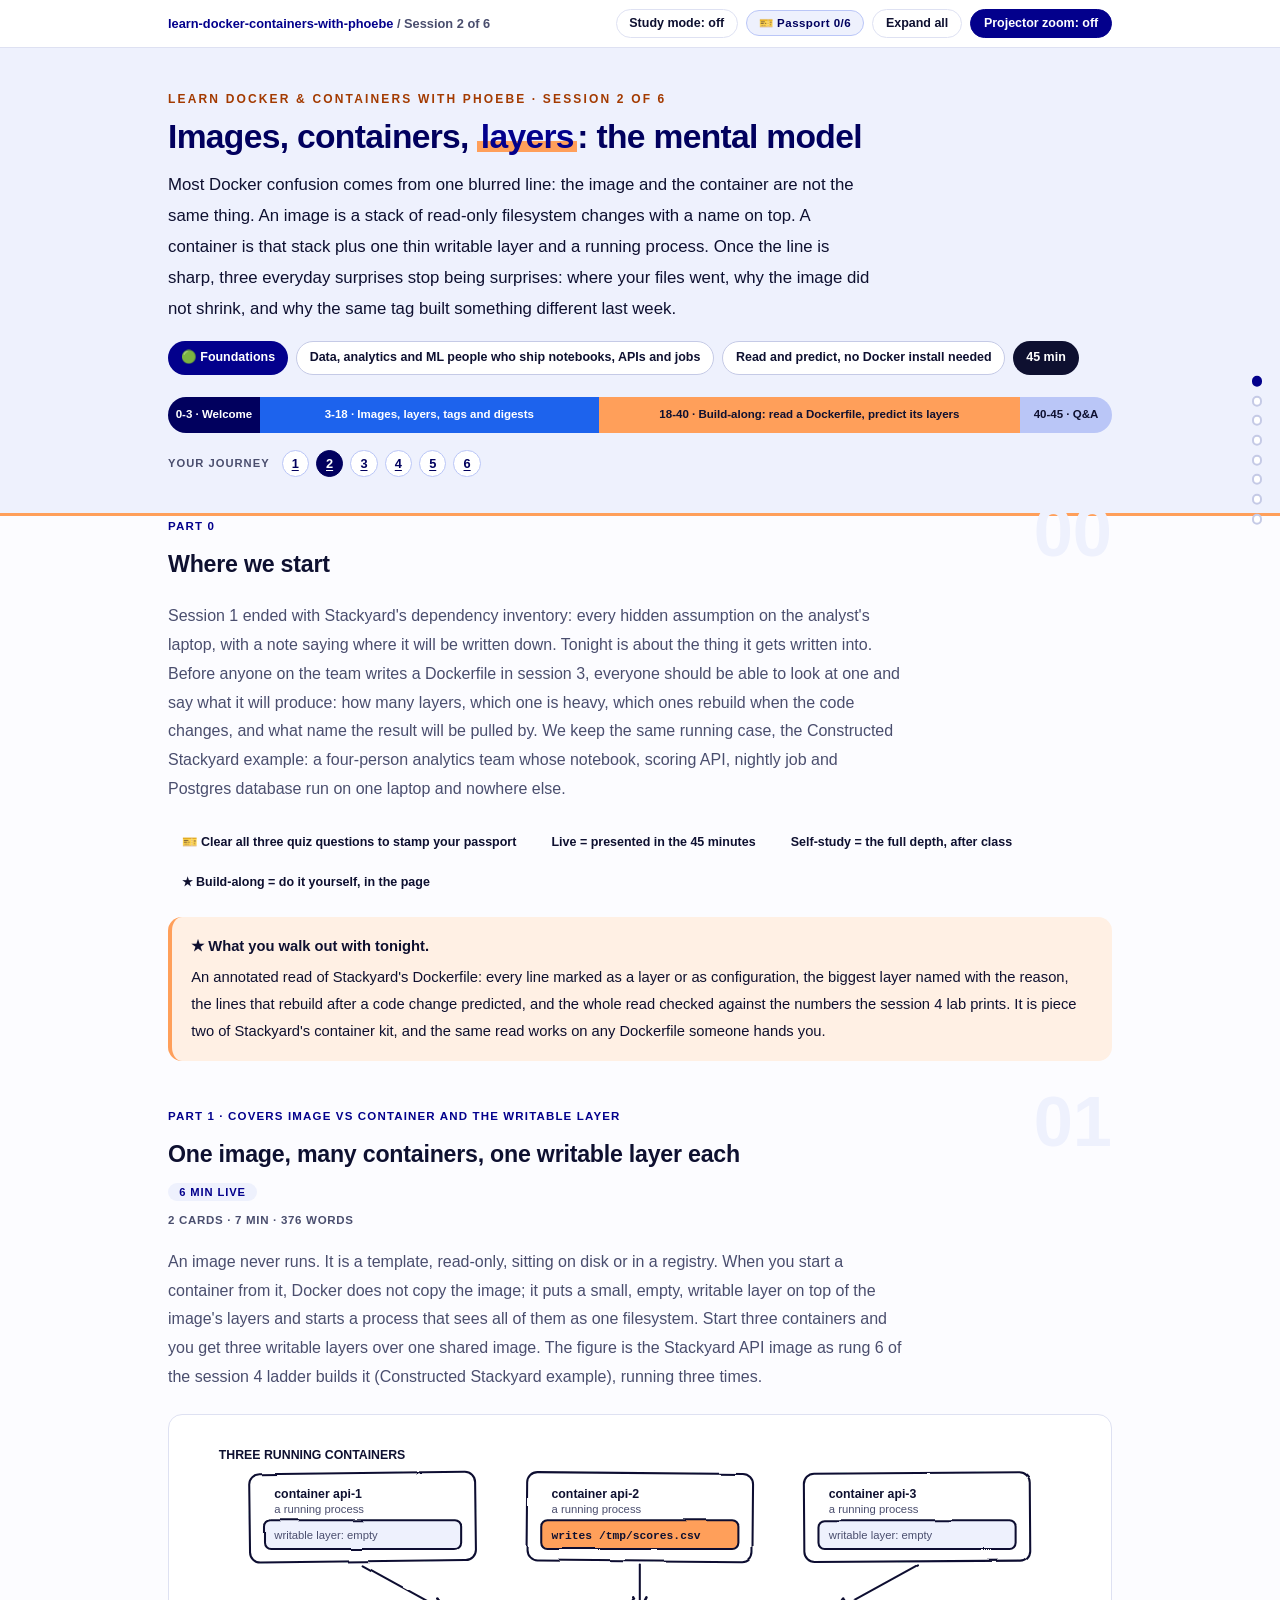
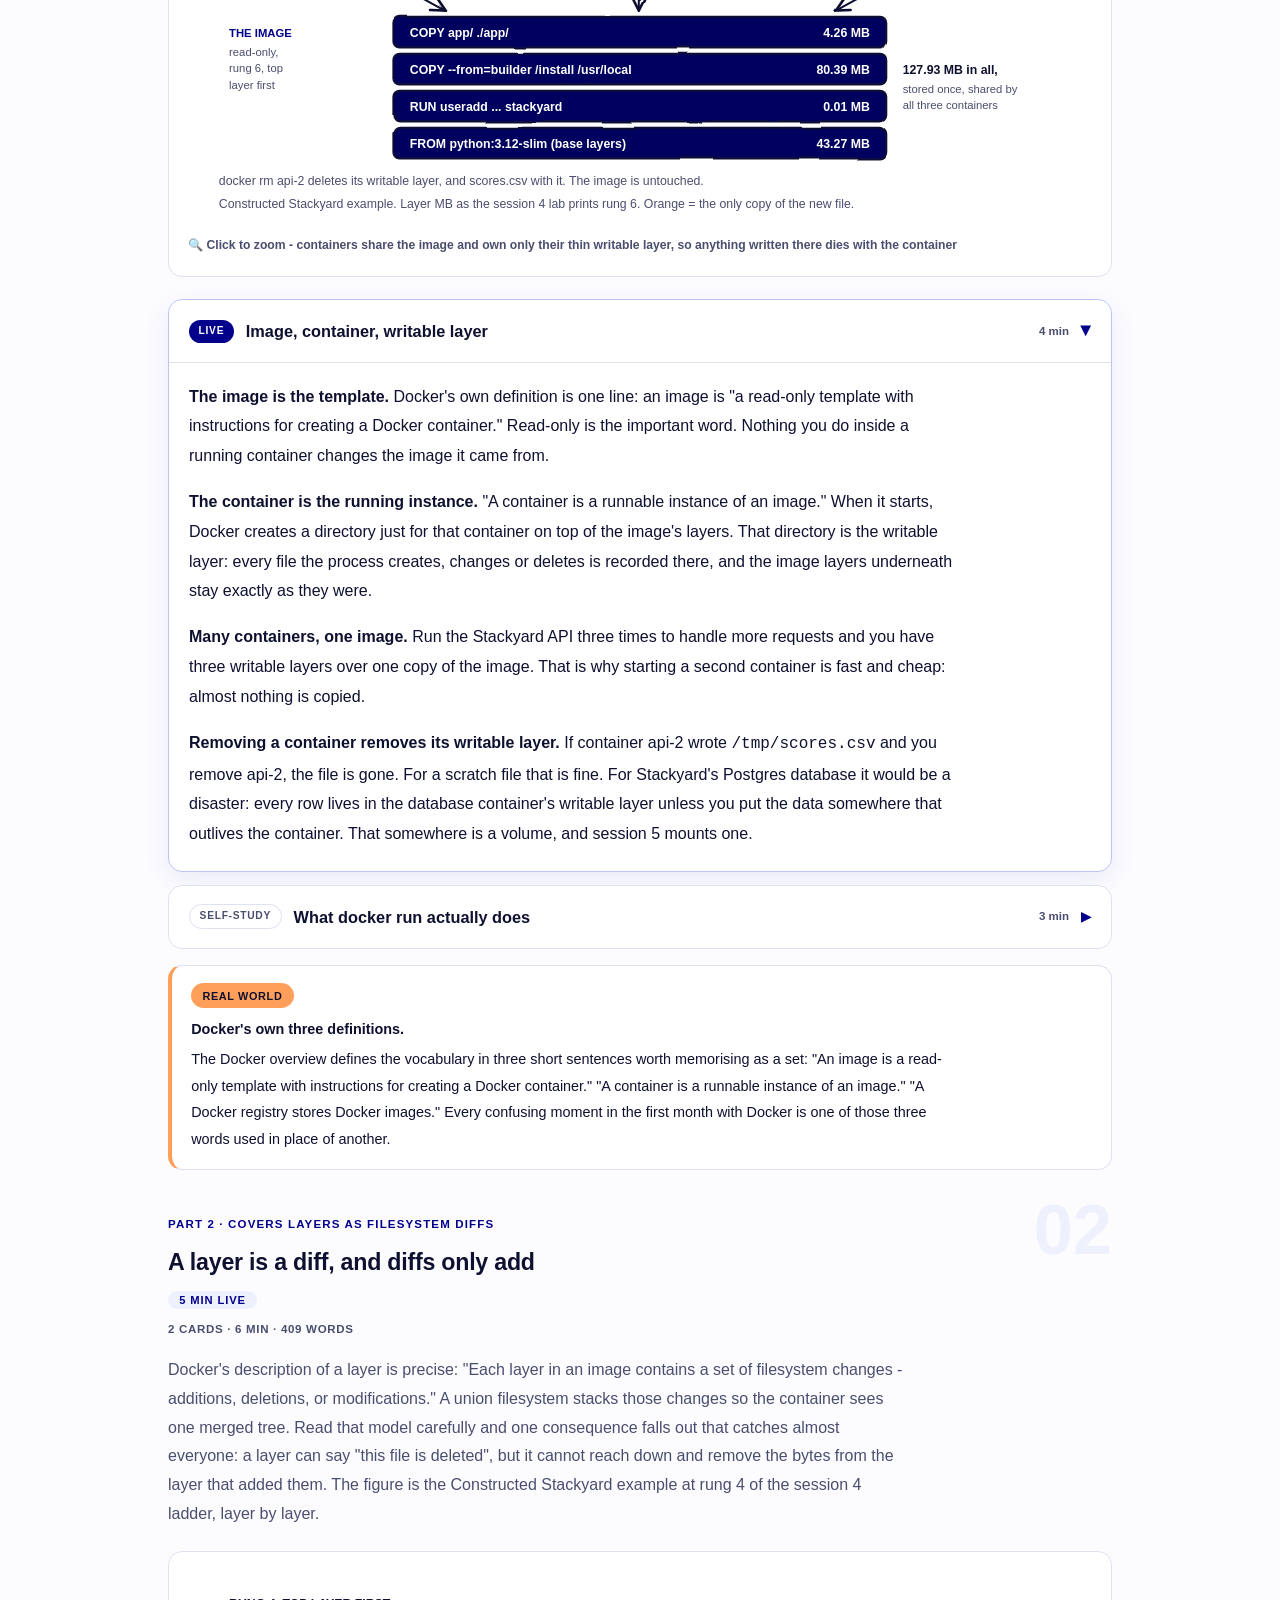
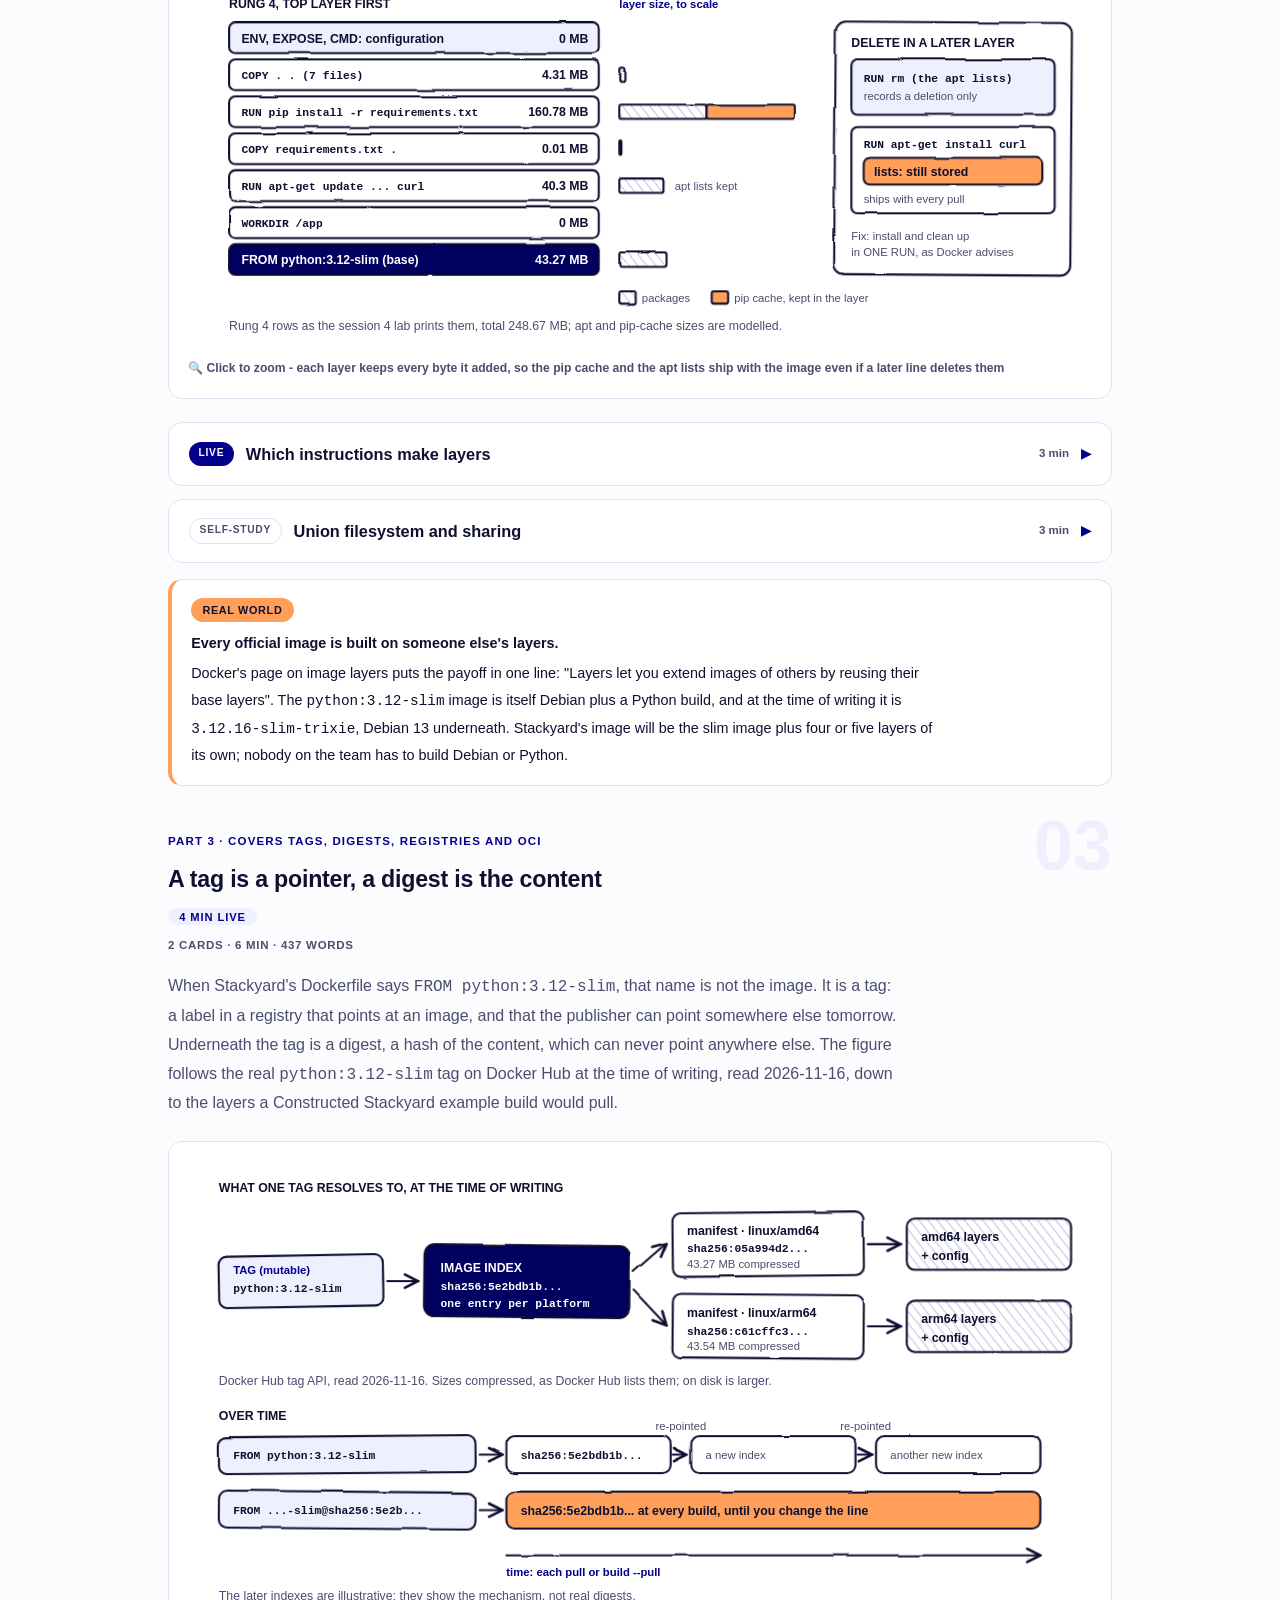
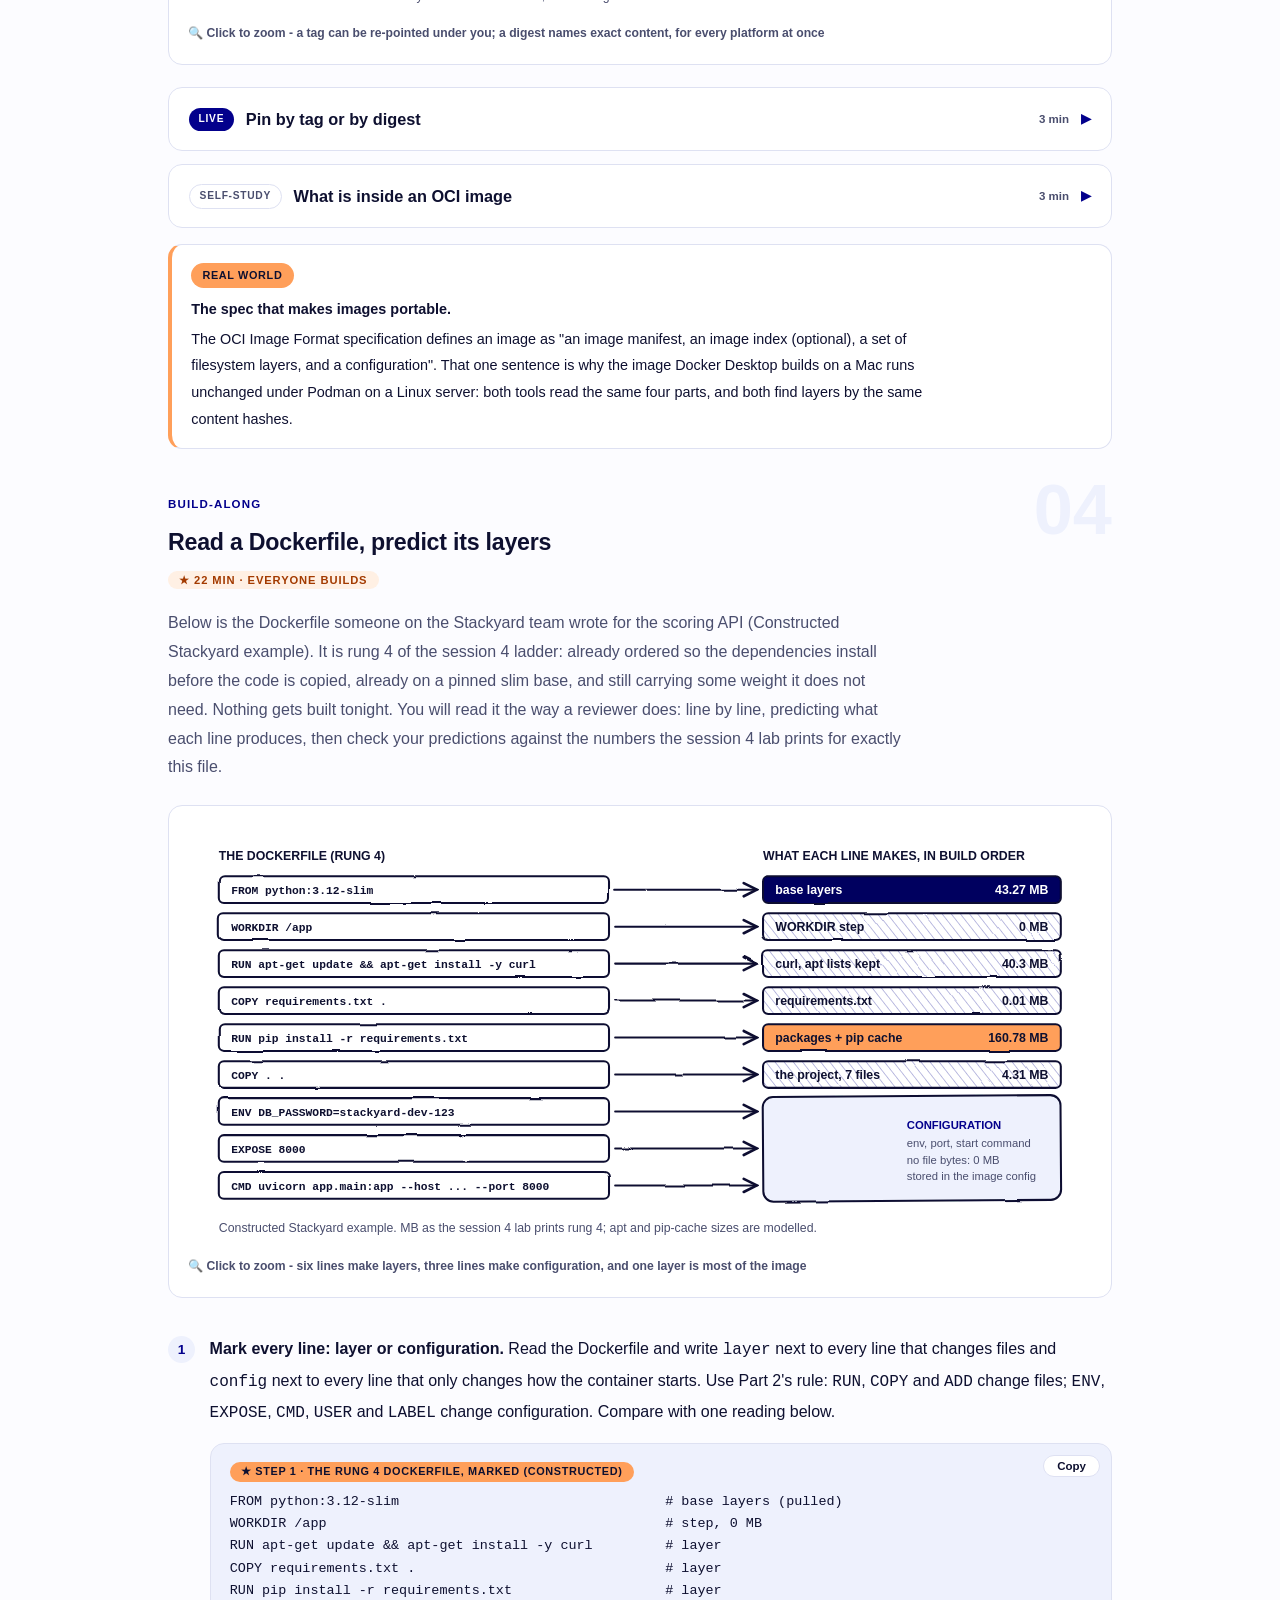
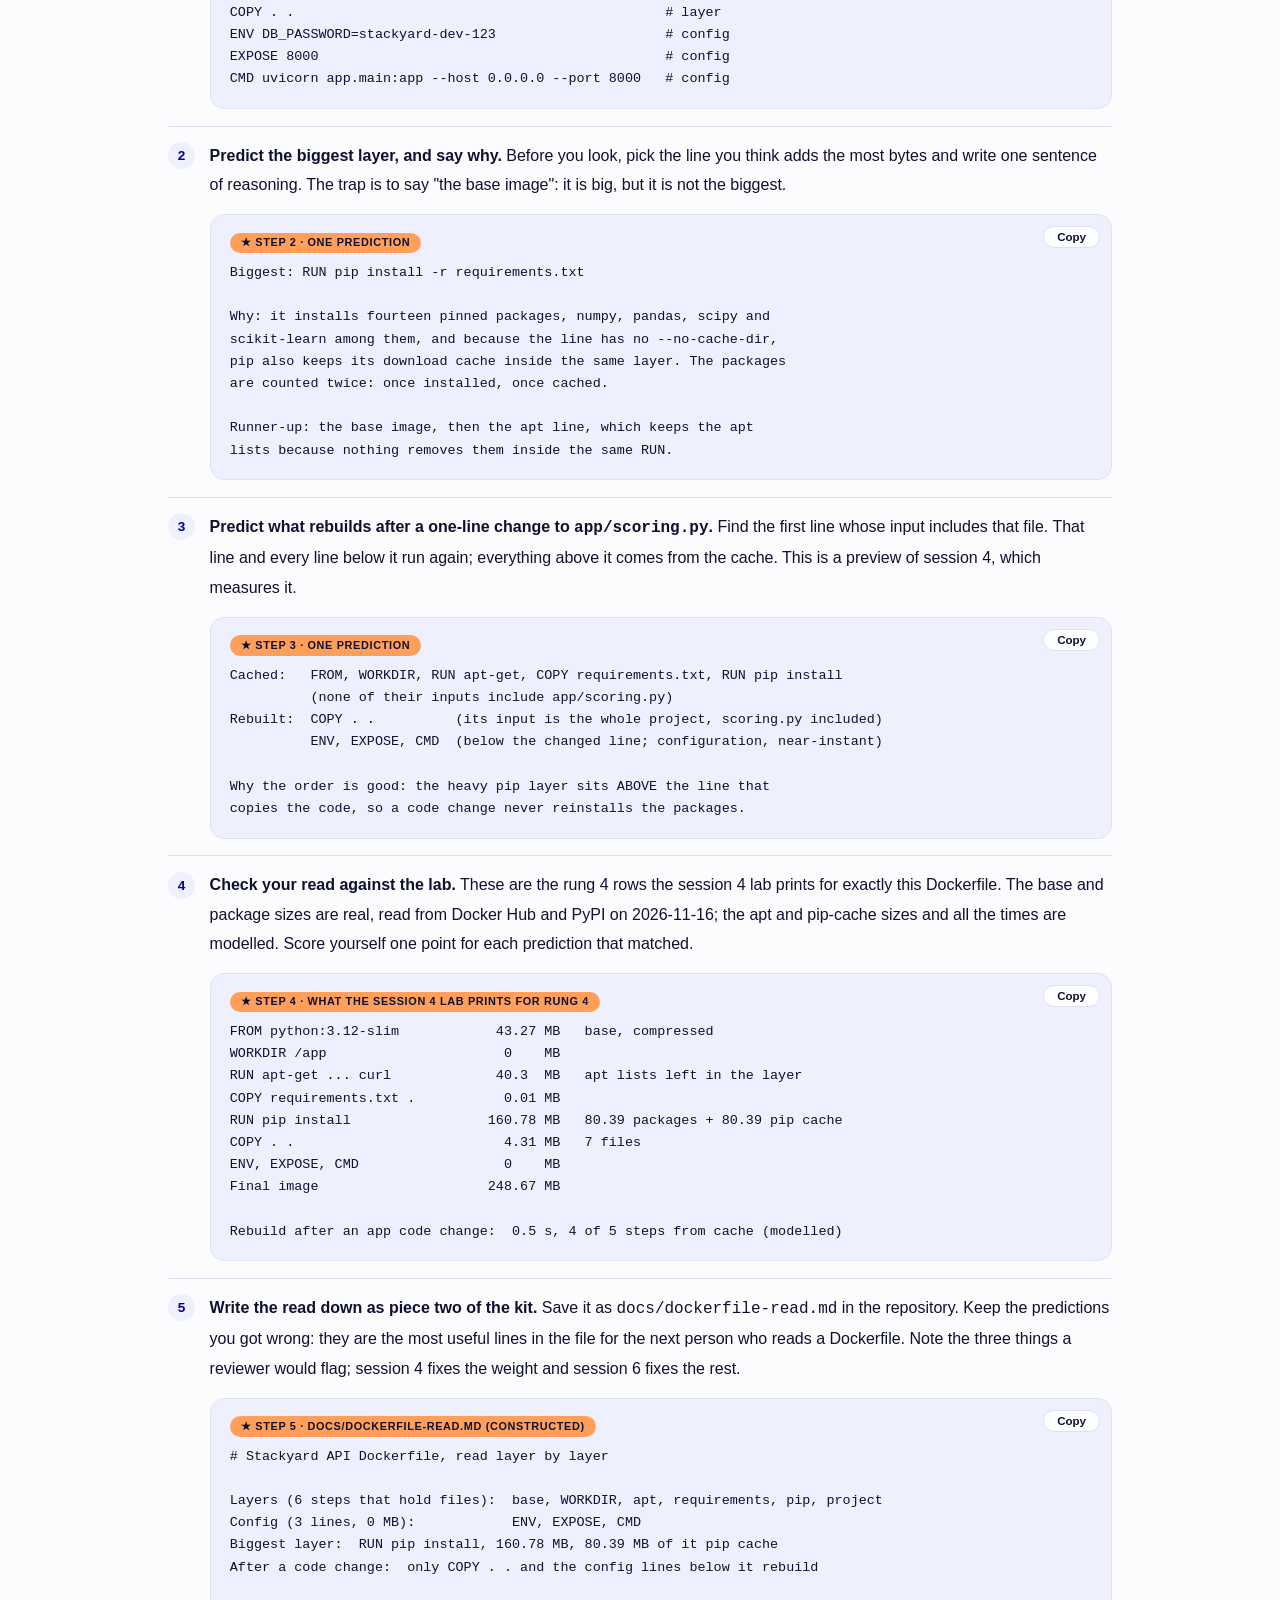
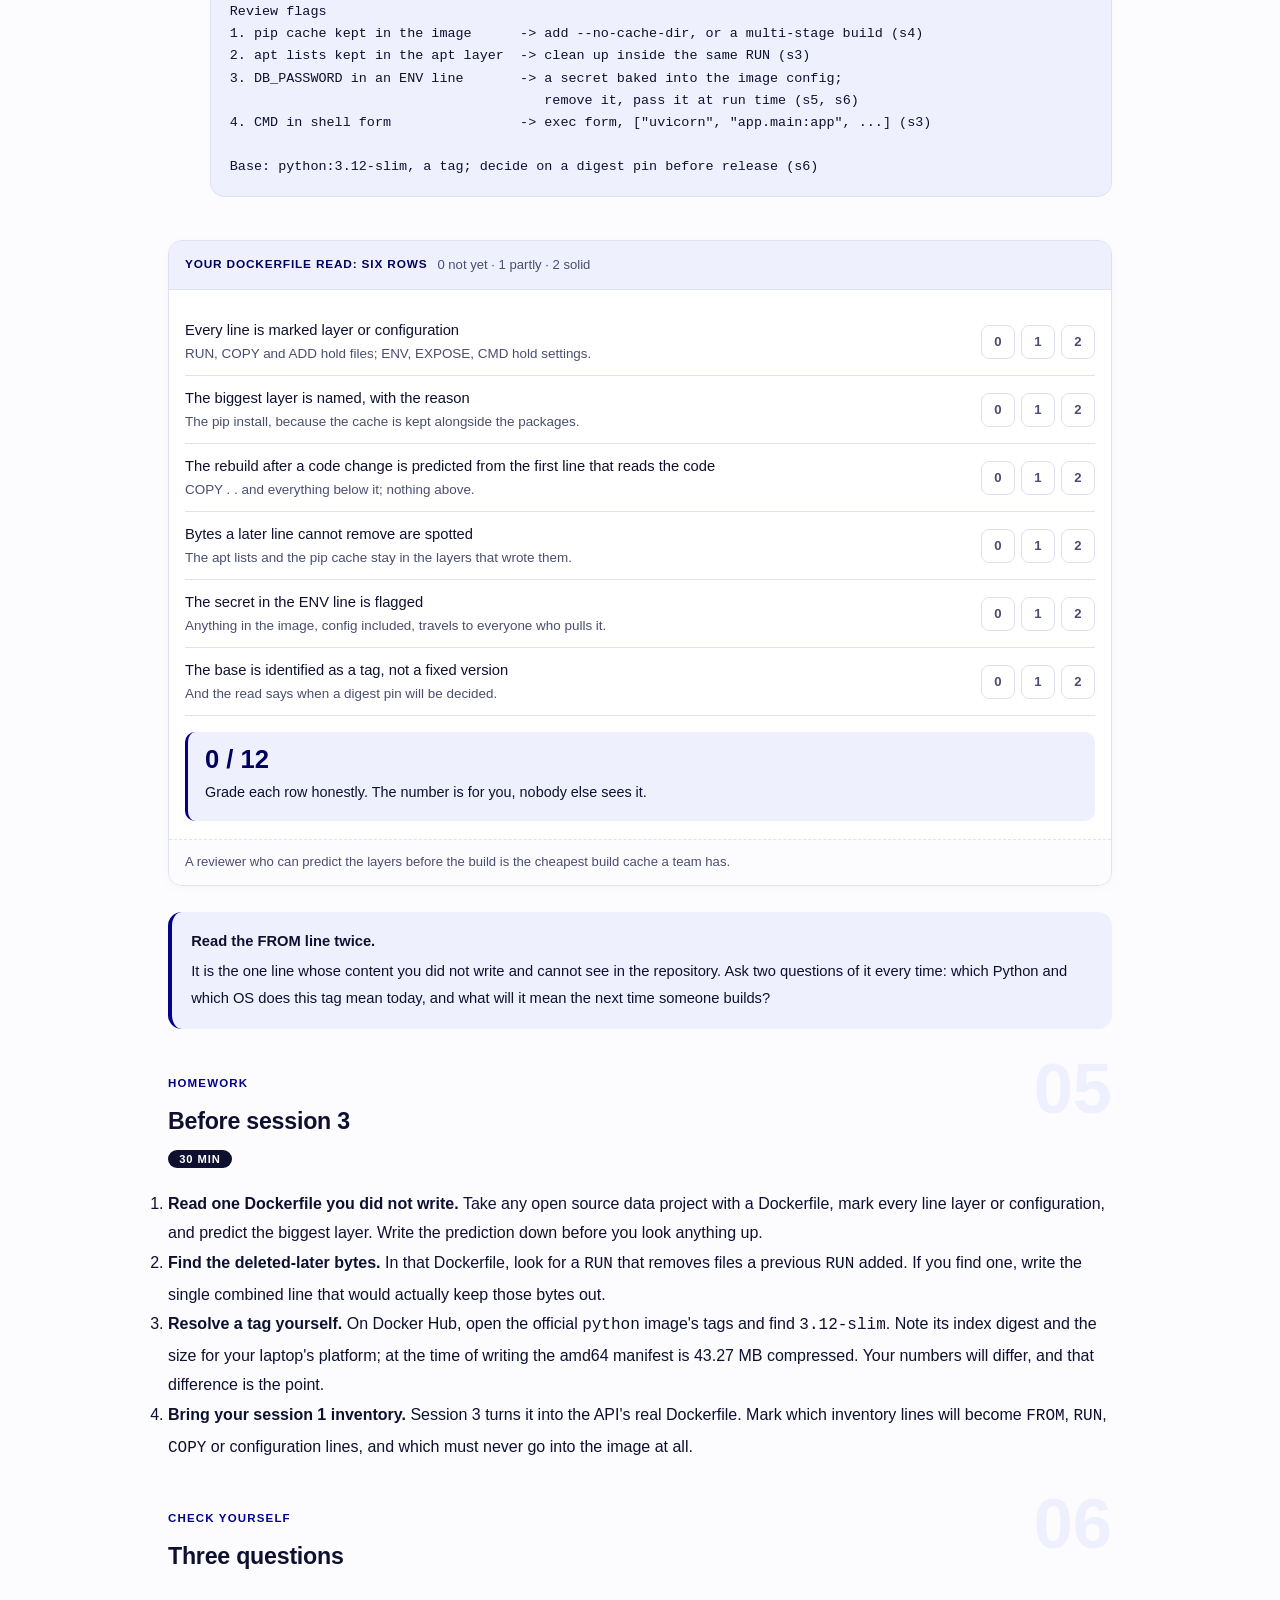
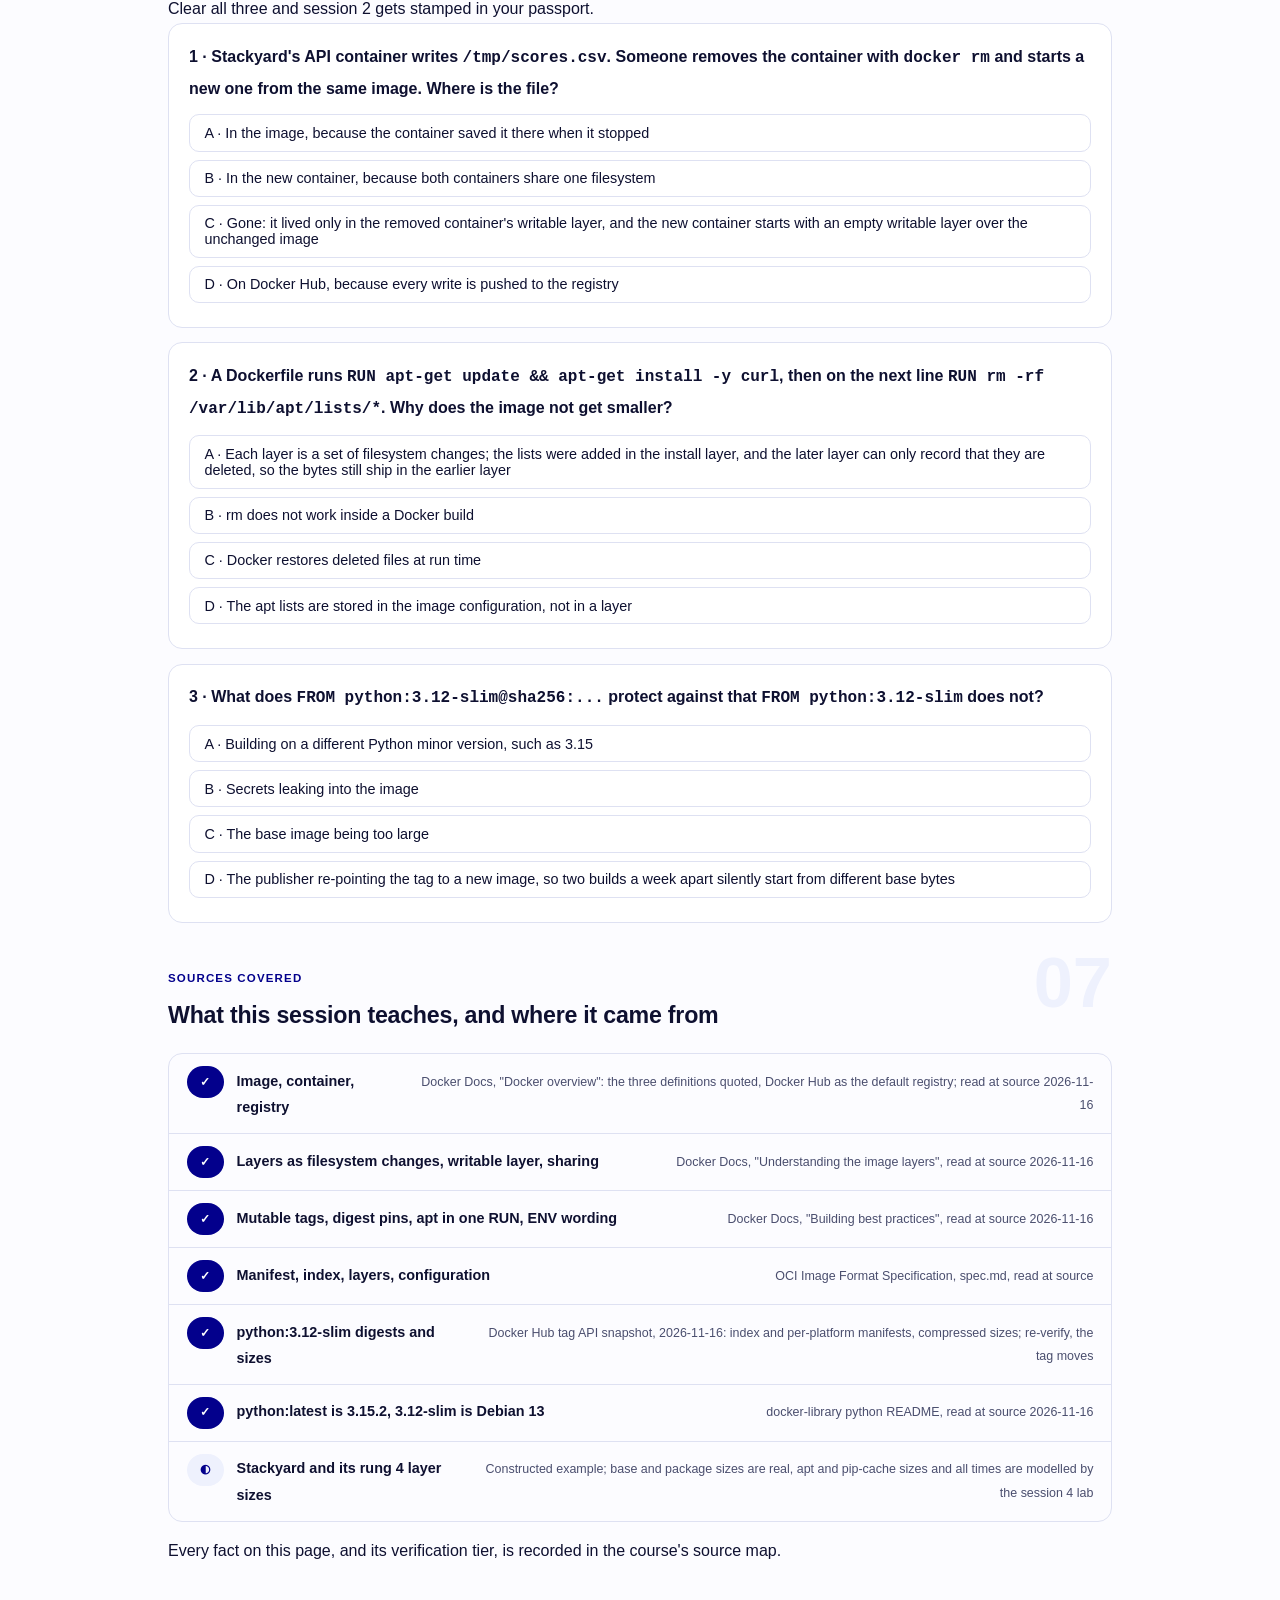
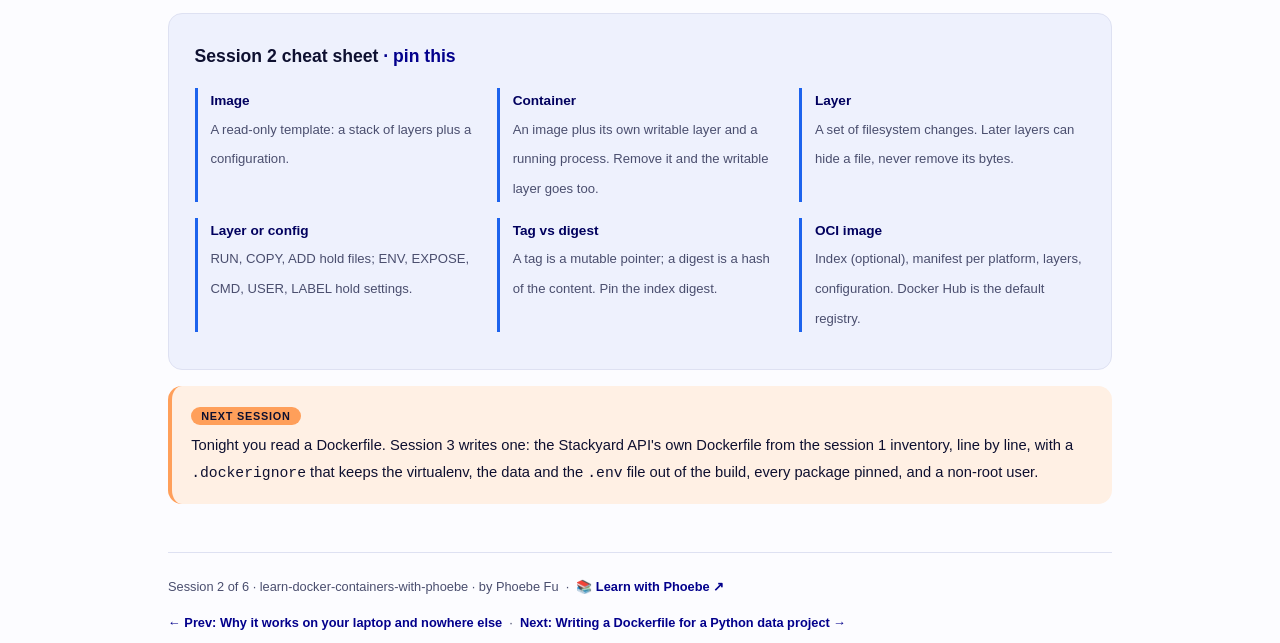
<file: courses/02-images-containers-layers.html>
<!DOCTYPE html>
<html lang="en">
<head>
<meta charset="UTF-8">
<meta name="viewport" content="width=device-width, initial-scale=1.0">
<!-- social:start -->
<meta name="description" content="Session 2 of 6. An image as a read-only stack of filesystem changes, a container as that stack plus one writable layer, tags against digests, registries and the OCI image format, and a Dockerfile read line by line with its layers predicted.">
<meta property="og:type" content="article">
<meta property="og:site_name" content="Learn with Phoebe">
<meta property="og:title" content="Images, containers, layers: the mental model - learn docker containers with phoebe">
<meta property="og:description" content="Session 2 of 6. What an image is, what a container adds, why a deleted file still ships, and why a tag is not a version. Read a Dockerfile and predict its layers.">
<meta property="og:url" content="https://phoebefu6.github.io/learn-docker-containers-with-phoebe/courses/02-images-containers-layers.html">
<meta property="og:image" content="https://phoebefu6.github.io/learn-docker-containers-with-phoebe/assets/og-cover.png">
<meta property="og:image:width" content="1200">
<meta property="og:image:height" content="630">
<meta name="twitter:card" content="summary_large_image">
<meta name="twitter:title" content="Images, containers, layers: the mental model - learn docker containers with phoebe">
<meta name="twitter:description" content="Session 2 of 6. Images, writable layers, layers as diffs, tags against digests, and a Dockerfile read layer by layer.">
<meta name="twitter:image" content="https://phoebefu6.github.io/learn-docker-containers-with-phoebe/assets/og-cover.png">
<!-- social:end -->
<title>Session 2 · Images, containers, layers - learn docker containers with phoebe</title>
<link rel="stylesheet" href="../assets/style.css?v=1">
</head>
<body>

<div class="toolbar">
  <div class="wrap">
    <span class="crumb"><a href="../index.html">learn-docker-containers-with-phoebe</a> / Session 2 of 6</span>
    <button class="btn" id="toggle-all" type="button">Expand all</button>
    <button class="btn primary" id="zoom-toggle" type="button">Projector zoom: off</button>
  </div>
</div>

<header class="masthead">
  <div class="wrap">
    <div class="eyebrow">Learn Docker &amp; Containers with Phoebe · Session 2 of 6</div>
    <h1>Images, containers, <span class="accent">layers</span>: the mental model</h1>
    <p class="sub">Most Docker confusion comes from one blurred line: the image and the container are not the same thing. An image is a stack of read-only filesystem changes with a name on top. A container is that stack plus one thin writable layer and a running process. Once the line is sharp, three everyday surprises stop being surprises: where your files went, why the image did not shrink, and why the same tag built something different last week.</p>
    <div class="chip-row">
      <span class="chip level">🟢 Foundations</span>
      <span class="chip audience">Data, analytics and ML people who ship notebooks, APIs and jobs</span>
      <span class="chip audience">Read and predict, no Docker install needed</span>
      <span class="chip time">45 min</span>
    </div>
    <div class="agenda">
      <span class="a1" style="flex:1">0-3 · Welcome</span>
      <span class="a2" style="flex:4">3-18 · Images, layers, tags and digests</span>
      <span class="a3" style="flex:5">18-40 · Build-along: read a Dockerfile, predict its layers</span>
      <span class="a4" style="flex:1">40-45 · Q&amp;A</span>
    </div>
  </div>
</header>

<main class="wrap">

  <section class="section" id="intro">
    <div class="section-kicker">
      <span class="klabel">Part 0</span>
      <h2>Where we start</h2>
    </div>
    <p class="lede">Session 1 ended with Stackyard's dependency inventory: every hidden assumption on the analyst's laptop, with a note saying where it will be written down. Tonight is about the thing it gets written into. Before anyone on the team writes a Dockerfile in session 3, everyone should be able to look at one and say what it will produce: how many layers, which one is heavy, which ones rebuild when the code changes, and what name the result will be pulled by. We keep the same running case, the Constructed Stackyard example: a four-person analytics team whose notebook, scoring API, nightly job and Postgres database run on one laptop and nowhere else.</p>

    <div class="legend">
      <span class="pill">🎫 Clear all three quiz questions to stamp your passport</span>
      <span class="pill">Live = presented in the 45 minutes</span>
      <span class="pill">Self-study = the full depth, after class</span>
      <span class="pill">★ Build-along = do it yourself, in the page</span>
    </div>

    <div class="callout win">
      <p><strong>★ What you walk out with tonight.</strong> An annotated read of Stackyard's Dockerfile: every line marked as a layer or as configuration, the biggest layer named with the reason, the lines that rebuild after a code change predicted, and the whole read checked against the numbers the session 4 lab prints. It is piece two of Stackyard's container kit, and the same read works on any Dockerfile someone hands you.</p>
    </div>
  </section>

  <section class="section" id="part-1">
    <div class="section-kicker">
      <span class="klabel">Part 1 · covers image vs container and the writable layer</span>
      <h2>One image, many containers, one writable layer each</h2>
      <span class="tag concept">6 min live</span>
    </div>
    <p class="lede">An image never runs. It is a template, read-only, sitting on disk or in a registry. When you start a container from it, Docker does not copy the image; it puts a small, empty, writable layer on top of the image's layers and starts a process that sees all of them as one filesystem. Start three containers and you get three writable layers over one shared image. The figure is the Stackyard API image as rung 6 of the session 4 ladder builds it (Constructed Stackyard example), running three times.</p>

    <figure class="zoomable">
      <svg viewBox="0 0 880 380" xmlns="http://www.w3.org/2000/svg" role="img" aria-label="Three containers, api-1, api-2 and api-3, each with its own writable layer, all sitting on one shared read-only image of four layers. From the top of the image down: COPY app/ 4.26 MB, COPY --from=builder 80.39 MB, RUN useradd 0.01 MB, base python:3.12-slim 43.27 MB, 127.93 MB in total, stored once. Container 2 has written /tmp/scores.csv, and that file exists only in container 2's writable layer. Removing container 2 deletes its writable layer and the file; the image is unchanged.">
        <defs>
          <filter id="s2aSk" x="-3%" y="-3%" width="106%" height="106%"><feTurbulence type="fractalNoise" baseFrequency="0.02" numOctaves="2" seed="52" result="n"/><feDisplacementMap in="SourceGraphic" in2="n" scale="2.4" xChannelSelector="R" yChannelSelector="G"/></filter>
          <pattern id="s2aHc" patternUnits="userSpaceOnUse" width="7" height="7" patternTransform="rotate(-38)"><line x1="0" y1="0" x2="0" y2="7" stroke="#03008C" stroke-width="1" opacity=".5"/></pattern>
          <marker id="s2aAr" viewBox="0 0 10 10" refX="9" refY="5" markerWidth="8" markerHeight="8" orient="auto"><path d="M1 1 L9 5 L1 9" fill="none" stroke="#0E1030" stroke-width="1.6" stroke-linecap="round"/></marker>
        </defs>
        <style>
          .s2aH { font: 800 12px Inter, sans-serif; fill: #0E1030; }
          .s2aL { font: 600 12px Inter, sans-serif; fill: #0E1030; }
          .s2aS { font: 400 11px Inter, sans-serif; fill: #4A4E6E; }
          .s2aC { font: 600 11px ui-monospace, SFMono-Regular, Menlo, monospace; fill: #0E1030; }
          .s2aW { font: 800 12px Inter, sans-serif; fill: #FFFFFF; }
          .s2aA { font: 700 11px Inter, sans-serif; fill: #03008C; }
          .s2aN { font: 400 12px Inter, sans-serif; fill: #4A4E6E; }
        </style>

        <text class="s2aH" x="30" y="24">THREE RUNNING CONTAINERS</text>

        <g filter="url(#s2aSk)" fill="none" stroke="#0E1030" stroke-width="2" stroke-linecap="round" stroke-linejoin="round">
          <rect x="60" y="38" width="220" height="86" rx="10" transform="rotate(-0.7 170 81)" fill="#FFFFFF"/>
          <rect x="330" y="38" width="220" height="86" rx="10" transform="rotate(0.5 440 81)" fill="#FFFFFF"/>
          <rect x="600" y="38" width="220" height="86" rx="10" transform="rotate(-0.4 710 81)" fill="#FFFFFF"/>
          <rect x="74" y="84" width="192" height="28" rx="6" fill="#EEF1FD"/>
          <rect x="344" y="84" width="192" height="28" rx="6" fill="#FF9F5A"/>
          <rect x="614" y="84" width="192" height="28" rx="6" fill="#EEF1FD"/>
          <path d="M170 128 L250 172" marker-end="url(#s2aAr)"/>
          <path d="M440 128 L440 172" marker-end="url(#s2aAr)"/>
          <path d="M710 128 L630 172" marker-end="url(#s2aAr)"/>
          <rect x="200" y="178" width="480" height="30" rx="6" fill="#01005E"/>
          <rect x="200" y="214" width="480" height="30" rx="6" fill="#01005E"/>
          <rect x="200" y="250" width="480" height="30" rx="6" fill="#01005E"/>
          <rect x="200" y="286" width="480" height="30" rx="6" fill="#01005E"/>
        </g>

        <text class="s2aL" x="84" y="62">container api-1</text>
        <text class="s2aS" x="84" y="77">a running process</text>
        <text class="s2aS" x="84" y="102">writable layer: empty</text>

        <text class="s2aL" x="354" y="62">container api-2</text>
        <text class="s2aS" x="354" y="77">a running process</text>
        <text class="s2aC" x="354" y="102">writes /tmp/scores.csv</text>

        <text class="s2aL" x="624" y="62">container api-3</text>
        <text class="s2aS" x="624" y="77">a running process</text>
        <text class="s2aS" x="624" y="102">writable layer: empty</text>

        <text class="s2aA" x="40" y="198">THE IMAGE</text>
        <text class="s2aS" x="40" y="216">read-only,</text>
        <text class="s2aS" x="40" y="232">rung 6, top</text>
        <text class="s2aS" x="40" y="248">layer first</text>

        <text class="s2aW" x="216" y="198">COPY app/ ./app/</text>
        <text class="s2aW" x="664" y="198" text-anchor="end">4.26 MB</text>
        <text class="s2aW" x="216" y="234">COPY --from=builder /install /usr/local</text>
        <text class="s2aW" x="664" y="234" text-anchor="end">80.39 MB</text>
        <text class="s2aW" x="216" y="270">RUN useradd ... stackyard</text>
        <text class="s2aW" x="664" y="270" text-anchor="end">0.01 MB</text>
        <text class="s2aW" x="216" y="306">FROM python:3.12-slim (base layers)</text>
        <text class="s2aW" x="664" y="306" text-anchor="end">43.27 MB</text>

        <text class="s2aL" x="696" y="234">127.93 MB in all,</text>
        <text class="s2aS" x="696" y="252">stored once, shared by</text>
        <text class="s2aS" x="696" y="268">all three containers</text>

        <text class="s2aN" x="30" y="342">docker rm api-2 deletes its writable layer, and scores.csv with it. The image is untouched.</text>
        <text class="s2aN" x="30" y="364">Constructed Stackyard example. Layer MB as the session 4 lab prints rung 6. Orange = the only copy of the new file.</text>
      </svg>
      <figcaption>🔍 Click to zoom - containers share the image and own only their thin writable layer, so anything written there dies with the container</figcaption>
    </figure>

    <details class="card" open>
      <summary><span class="mode live">Live</span>Image, container, writable layer<span class="mini">4 min</span><span class="caret">▶</span></summary>
      <div class="body">
        <p><strong>The image is the template.</strong> Docker's own definition is one line: an image is "a read-only template with instructions for creating a Docker container." Read-only is the important word. Nothing you do inside a running container changes the image it came from.</p>
        <p><strong>The container is the running instance.</strong> "A container is a runnable instance of an image." When it starts, Docker creates a directory just for that container on top of the image's layers. That directory is the writable layer: every file the process creates, changes or deletes is recorded there, and the image layers underneath stay exactly as they were.</p>
        <p><strong>Many containers, one image.</strong> Run the Stackyard API three times to handle more requests and you have three writable layers over one copy of the image. That is why starting a second container is fast and cheap: almost nothing is copied.</p>
        <p><strong>Removing a container removes its writable layer.</strong> If container api-2 wrote <code>/tmp/scores.csv</code> and you remove api-2, the file is gone. For a scratch file that is fine. For Stackyard's Postgres database it would be a disaster: every row lives in the database container's writable layer unless you put the data somewhere that outlives the container. That somewhere is a volume, and session 5 mounts one.</p>
      </div>
    </details>

    <details class="card">
      <summary><span class="mode self">Self-study</span>What docker run actually does<span class="mini">3 min</span><span class="caret">▶</span></summary>
      <div class="body">
        <p><code>docker run</code> is three steps in one command. First, if the image is not already on the machine, Docker pulls it from a registry (Docker Hub, unless the name says otherwise). Second, it creates a container: the writable layer on top of the image's layers, plus the configuration the image carries, such as the start command and environment variables. Third, it starts the process.</p>
        <p>If you have Docker, you can watch the line between image and container. Your output will differ from anything printed here, so read it rather than compare it.</p>
        <div class="prompt-box good"><span class="label">★ If you have Docker · three containers, one image</span>docker run -d --name demo-1 python:3.12-slim sleep 600
docker run -d --name demo-2 python:3.12-slim sleep 600
docker exec demo-2 sh -c 'echo hello &gt; /tmp/note.txt'
docker exec demo-1 ls /tmp          # empty: demo-1 has its own writable layer
docker ps                           # two containers, one image name
docker rm -f demo-2                 # its writable layer, and note.txt, are gone
docker image ls python              # the image is still there</div>
      </div>
    </details>

    <div class="callout example">
      <span class="ex-pill">Real world</span>
      <p><strong>Docker's own three definitions.</strong> The Docker overview defines the vocabulary in three short sentences worth memorising as a set: "An image is a read-only template with instructions for creating a Docker container." "A container is a runnable instance of an image." "A Docker registry stores Docker images." Every confusing moment in the first month with Docker is one of those three words used in place of another.</p>
    </div>
  </section>

  <section class="section" id="part-2">
    <div class="section-kicker">
      <span class="klabel">Part 2 · covers layers as filesystem diffs</span>
      <h2>A layer is a diff, and diffs only add</h2>
      <span class="tag concept">5 min live</span>
    </div>
    <p class="lede">Docker's description of a layer is precise: "Each layer in an image contains a set of filesystem changes - additions, deletions, or modifications." A union filesystem stacks those changes so the container sees one merged tree. Read that model carefully and one consequence falls out that catches almost everyone: a layer can say "this file is deleted", but it cannot reach down and remove the bytes from the layer that added them. The figure is the Constructed Stackyard example at rung 4 of the session 4 ladder, layer by layer.</p>

    <figure class="zoomable">
      <svg viewBox="0 0 880 366" xmlns="http://www.w3.org/2000/svg" role="img" aria-label="Rung 4 of the Stackyard ladder as a layer stack, base at the bottom: FROM python:3.12-slim 43.27 MB; WORKDIR 0 MB; RUN apt-get install curl 40.3 MB with the apt lists left in the layer; COPY requirements.txt 0.01 MB; RUN pip install 160.78 MB, of which 80.39 MB is packages and 80.39 MB is pip cache kept in the layer; COPY . . 4.31 MB; and ENV, EXPOSE and CMD as configuration at 0 MB. Total 248.67 MB. A side panel shows a later RUN rm layer that records the deletion of the apt lists while the bytes stay in the earlier layer and ship with the image.">
        <defs>
          <filter id="s2bSk" x="-3%" y="-3%" width="106%" height="106%"><feTurbulence type="fractalNoise" baseFrequency="0.02" numOctaves="2" seed="61" result="n"/><feDisplacementMap in="SourceGraphic" in2="n" scale="2.4" xChannelSelector="R" yChannelSelector="G"/></filter>
          <pattern id="s2bHc" patternUnits="userSpaceOnUse" width="7" height="7" patternTransform="rotate(-38)"><line x1="0" y1="0" x2="0" y2="7" stroke="#03008C" stroke-width="1" opacity=".5"/></pattern>
        </defs>
        <style>
          .s2bH { font: 800 12px Inter, sans-serif; fill: #0E1030; }
          .s2bL { font: 600 12px Inter, sans-serif; fill: #0E1030; }
          .s2bS { font: 400 11px Inter, sans-serif; fill: #4A4E6E; }
          .s2bC { font: 600 11px ui-monospace, SFMono-Regular, Menlo, monospace; fill: #0E1030; }
          .s2bW { font: 800 12px Inter, sans-serif; fill: #FFFFFF; }
          .s2bA { font: 700 11px Inter, sans-serif; fill: #03008C; }
          .s2bN { font: 400 12px Inter, sans-serif; fill: #4A4E6E; }
        </style>

        <text class="s2bH" x="40" y="36">RUNG 4, TOP LAYER FIRST</text>
        <text class="s2bA" x="420" y="36">layer size, to scale</text>

        <g filter="url(#s2bSk)" fill="none" stroke="#0E1030" stroke-width="2" stroke-linecap="round" stroke-linejoin="round">
          <rect x="40" y="50" width="360" height="30" rx="6" fill="#EEF1FD"/>
          <rect x="40" y="86" width="360" height="30" rx="6" fill="#FFFFFF"/>
          <rect x="40" y="122" width="360" height="30" rx="6" fill="#FFFFFF"/>
          <rect x="40" y="158" width="360" height="30" rx="6" fill="#FFFFFF"/>
          <rect x="40" y="194" width="360" height="30" rx="6" fill="#FFFFFF"/>
          <rect x="40" y="230" width="360" height="30" rx="6" fill="#FFFFFF"/>
          <rect x="40" y="266" width="360" height="30" rx="6" fill="#01005E"/>

          <rect x="420" y="94" width="5" height="14" rx="2" fill="url(#s2bHc)"/>
          <rect x="420" y="130" width="85" height="14" rx="2" fill="url(#s2bHc)"/>
          <rect x="505" y="130" width="85" height="14" rx="2" fill="#FF9F5A"/>
          <rect x="420" y="166" width="2" height="14" rx="1" fill="url(#s2bHc)"/>
          <rect x="420" y="202" width="43" height="14" rx="2" fill="url(#s2bHc)"/>
          <rect x="420" y="274" width="46" height="14" rx="2" fill="url(#s2bHc)"/>

          <rect x="630" y="50" width="230" height="246" rx="10" transform="rotate(0.4 745 173)" fill="#FFFFFF"/>
          <rect x="646" y="86" width="198" height="54" rx="6" fill="#EEF1FD"/>
          <rect x="646" y="152" width="198" height="84" rx="6" fill="#FFFFFF"/>
          <rect x="658" y="182" width="174" height="26" rx="6" fill="#FF9F5A"/>

          <rect x="420" y="312" width="16" height="12" rx="2" fill="url(#s2bHc)"/>
          <rect x="510" y="312" width="16" height="12" rx="2" fill="#FF9F5A"/>
        </g>

        <text class="s2bL" x="52" y="70">ENV, EXPOSE, CMD: configuration</text>
        <text class="s2bL" x="390" y="70" text-anchor="end">0 MB</text>
        <text class="s2bC" x="52" y="105">COPY . . (7 files)</text>
        <text class="s2bL" x="390" y="105" text-anchor="end">4.31 MB</text>
        <text class="s2bC" x="52" y="141">RUN pip install -r requirements.txt</text>
        <text class="s2bL" x="390" y="141" text-anchor="end">160.78 MB</text>
        <text class="s2bC" x="52" y="177">COPY requirements.txt .</text>
        <text class="s2bL" x="390" y="177" text-anchor="end">0.01 MB</text>
        <text class="s2bC" x="52" y="213">RUN apt-get update ... curl</text>
        <text class="s2bL" x="390" y="213" text-anchor="end">40.3 MB</text>
        <text class="s2bC" x="52" y="249">WORKDIR /app</text>
        <text class="s2bL" x="390" y="249" text-anchor="end">0 MB</text>
        <text class="s2bW" x="52" y="285">FROM python:3.12-slim (base)</text>
        <text class="s2bW" x="390" y="285" text-anchor="end">43.27 MB</text>

        <text class="s2bS" x="474" y="213">apt lists kept</text>

        <text class="s2bH" x="646" y="74">DELETE IN A LATER LAYER</text>
        <text class="s2bC" x="658" y="108">RUN rm (the apt lists)</text>
        <text class="s2bS" x="658" y="126">records a deletion only</text>
        <text class="s2bC" x="658" y="172">RUN apt-get install curl</text>
        <text class="s2bL" x="668" y="200">lists: still stored</text>
        <text class="s2bS" x="658" y="226">ships with every pull</text>
        <text class="s2bS" x="646" y="262">Fix: install and clean up</text>
        <text class="s2bS" x="646" y="278">in ONE RUN, as Docker advises</text>

        <text class="s2bS" x="442" y="322">packages</text>
        <text class="s2bS" x="532" y="322">pip cache, kept in the layer</text>

        <text class="s2bN" x="40" y="350">Rung 4 rows as the session 4 lab prints them, total 248.67 MB; apt and pip-cache sizes are modelled.</text>
      </svg>
      <figcaption>🔍 Click to zoom - each layer keeps every byte it added, so the pip cache and the apt lists ship with the image even if a later line deletes them</figcaption>
    </figure>

    <details class="card">
      <summary><span class="mode live">Live</span>Which instructions make layers<span class="mini">3 min</span><span class="caret">▶</span></summary>
      <div class="body">
        <p><strong>Lines that change files make layers that hold bytes.</strong> <code>RUN</code> runs a command and records every file it added, changed or deleted. <code>COPY</code> brings files in from the build context. <code>ADD</code> does the same and can also fetch remote URLs and unpack local archives, which is why plain <code>COPY</code> is the default choice for local files.</p>
        <p><strong>Lines that change settings carry configuration.</strong> <code>ENV</code>, <code>EXPOSE</code>, <code>CMD</code>, <code>USER</code> and <code>LABEL</code> change how a container from the image starts: its variables, its documented port, its start command, its user, its metadata. They add no files. Docker's best-practice guide does say that "Each ENV line creates a new intermediate layer", and that is Docker's wording for how the build records each step; in the lab they appear as configuration with 0 MB, because no file bytes are added.</p>
        <p><strong>WORKDIR sits in between.</strong> It sets the working directory and creates it if it is missing. The session 4 lab counts it as a build step and prints 0 MB for it.</p>
        <p><strong>The practical read.</strong> When you look for weight in a Dockerfile, look only at <code>RUN</code>, <code>COPY</code>, <code>ADD</code> and the <code>FROM</code> line. Everything else is cheap to move, and session 4 moves several of them on purpose.</p>
      </div>
    </details>

    <details class="card">
      <summary><span class="mode self">Self-study</span>Union filesystem and sharing<span class="mini">3 min</span><span class="caret">▶</span></summary>
      <div class="body">
        <p>A union filesystem presents several directories stacked on top of each other as one directory. When the container reads <code>/usr/local/lib/python3.12</code>, it sees the topmost version of every file across all the layers. When a later layer deletes a file, the union view hides it, but the earlier layer still contains it. That is the whole reason the apt lists and the pip cache in rung 4 stay in the image: they were added in a layer, and nothing later can subtract from that layer. Docker's best-practice guide therefore says to combine <code>apt-get update</code> and <code>apt-get install</code> in one <code>RUN</code> and to remove <code>/var/lib/apt/lists</code> to reduce size, all in that same line; the clean-up only saves bytes if it happens before the layer is sealed.</p>
        <p>The same stacking is what makes layers cheap to share. Layers are stored by content, so two different images built on <code>python:3.12-slim</code> store the slim base once on your disk and in a registry, and a pull downloads only the layers you do not already have. A team that standardises on one base image pays for it once per machine.</p>
        <p>If you have Docker, <code>docker history python:3.12-slim</code> lists an image's build steps with their sizes; your output will differ, because the tag moves.</p>
      </div>
    </details>

    <div class="callout example">
      <span class="ex-pill">Real world</span>
      <p><strong>Every official image is built on someone else's layers.</strong> Docker's page on image layers puts the payoff in one line: "Layers let you extend images of others by reusing their base layers". The <code>python:3.12-slim</code> image is itself Debian plus a Python build, and at the time of writing it is <code>3.12.16-slim-trixie</code>, Debian 13 underneath. Stackyard's image will be the slim image plus four or five layers of its own; nobody on the team has to build Debian or Python.</p>
    </div>
  </section>

  <section class="section" id="part-3">
    <div class="section-kicker">
      <span class="klabel">Part 3 · covers tags, digests, registries and OCI</span>
      <h2>A tag is a pointer, a digest is the content</h2>
      <span class="tag concept">4 min live</span>
    </div>
    <p class="lede">When Stackyard's Dockerfile says <code>FROM python:3.12-slim</code>, that name is not the image. It is a tag: a label in a registry that points at an image, and that the publisher can point somewhere else tomorrow. Underneath the tag is a digest, a hash of the content, which can never point anywhere else. The figure follows the real <code>python:3.12-slim</code> tag on Docker Hub at the time of writing, read 2026-11-16, down to the layers a Constructed Stackyard example build would pull.</p>

    <figure class="zoomable">
      <svg viewBox="0 0 880 440" xmlns="http://www.w3.org/2000/svg" role="img" aria-label="Top panel: the tag python:3.12-slim points to an image index with digest sha256:5e2bdb1b, which points to two manifests, one per platform: linux/amd64, digest sha256:05a994d2, 43.27 MB compressed, and linux/arm64, digest sha256:c61cffc3, 43.54 MB compressed. Each manifest points to its own layers and configuration. Bottom panel, over time: a FROM line using the tag is re-pointed to new image indexes as the publisher updates it, while a FROM line pinned to the digest resolves to the same content at every build until someone changes it.">
        <defs>
          <filter id="s2cSk" x="-3%" y="-3%" width="106%" height="106%"><feTurbulence type="fractalNoise" baseFrequency="0.02" numOctaves="2" seed="73" result="n"/><feDisplacementMap in="SourceGraphic" in2="n" scale="2.4" xChannelSelector="R" yChannelSelector="G"/></filter>
          <pattern id="s2cHc" patternUnits="userSpaceOnUse" width="7" height="7" patternTransform="rotate(-38)"><line x1="0" y1="0" x2="0" y2="7" stroke="#03008C" stroke-width="1" opacity=".5"/></pattern>
          <marker id="s2cAr" viewBox="0 0 10 10" refX="9" refY="5" markerWidth="8" markerHeight="8" orient="auto"><path d="M1 1 L9 5 L1 9" fill="none" stroke="#0E1030" stroke-width="1.6" stroke-linecap="round"/></marker>
        </defs>
        <style>
          .s2cH { font: 800 12px Inter, sans-serif; fill: #0E1030; }
          .s2cL { font: 600 12px Inter, sans-serif; fill: #0E1030; }
          .s2cS { font: 400 11px Inter, sans-serif; fill: #4A4E6E; }
          .s2cC { font: 600 11px ui-monospace, SFMono-Regular, Menlo, monospace; fill: #0E1030; }
          .s2cW { font: 800 12px Inter, sans-serif; fill: #FFFFFF; }
          .s2cX { font: 600 11px ui-monospace, SFMono-Regular, Menlo, monospace; fill: #FFFFFF; }
          .s2cA { font: 700 11px Inter, sans-serif; fill: #03008C; }
          .s2cN { font: 400 12px Inter, sans-serif; fill: #4A4E6E; }
        </style>

        <text class="s2cH" x="30" y="30">WHAT ONE TAG RESOLVES TO, AT THE TIME OF WRITING</text>

        <g filter="url(#s2cSk)" fill="none" stroke="#0E1030" stroke-width="2" stroke-linecap="round" stroke-linejoin="round">
          <rect x="30" y="92" width="160" height="50" rx="8" transform="rotate(-1 110 117)" fill="#EEF1FD"/>
          <path d="M194 117 L224 117" marker-end="url(#s2cAr)"/>
          <rect x="230" y="82" width="200" height="70" rx="10" transform="rotate(0.6 330 117)" fill="#01005E"/>
          <path d="M434 108 L466 80" marker-end="url(#s2cAr)"/>
          <path d="M434 126 L466 160" marker-end="url(#s2cAr)"/>
          <rect x="472" y="50" width="186" height="62" rx="8" transform="rotate(-0.6 565 81)" fill="#FFFFFF"/>
          <rect x="472" y="130" width="186" height="62" rx="8" transform="rotate(0.5 565 161)" fill="#FFFFFF"/>
          <path d="M662 81 L694 81" marker-end="url(#s2cAr)"/>
          <path d="M662 161 L694 161" marker-end="url(#s2cAr)"/>
          <rect x="700" y="56" width="160" height="50" rx="8" fill="url(#s2cHc)"/>
          <rect x="700" y="136" width="160" height="50" rx="8" fill="url(#s2cHc)"/>

          <rect x="30" y="268" width="250" height="36" rx="8" transform="rotate(-0.5 155 286)" fill="#EEF1FD"/>
          <path d="M284 286 L306 286" marker-end="url(#s2cAr)"/>
          <rect x="310" y="268" width="160" height="36" rx="8" fill="#FFFFFF"/>
          <path d="M472 286 L486 286" marker-end="url(#s2cAr)"/>
          <rect x="490" y="268" width="160" height="36" rx="8" fill="#FFFFFF"/>
          <path d="M652 286 L666 286" marker-end="url(#s2cAr)"/>
          <rect x="670" y="268" width="160" height="36" rx="8" fill="#FFFFFF"/>

          <rect x="30" y="322" width="250" height="36" rx="8" transform="rotate(0.5 155 340)" fill="#EEF1FD"/>
          <path d="M284 340 L306 340" marker-end="url(#s2cAr)"/>
          <rect x="310" y="322" width="520" height="36" rx="8" fill="#FF9F5A"/>

          <path d="M310 384 L830 384" marker-end="url(#s2cAr)"/>
        </g>

        <text class="s2cA" x="44" y="110">TAG (mutable)</text>
        <text class="s2cC" x="44" y="128">python:3.12-slim</text>

        <text class="s2cW" x="246" y="108">IMAGE INDEX</text>
        <text class="s2cX" x="246" y="126">sha256:5e2bdb1b...</text>
        <text class="s2cX" x="246" y="142">one entry per platform</text>

        <text class="s2cL" x="486" y="72">manifest · linux/amd64</text>
        <text class="s2cC" x="486" y="89">sha256:05a994d2...</text>
        <text class="s2cS" x="486" y="104">43.27 MB compressed</text>

        <text class="s2cL" x="486" y="152">manifest · linux/arm64</text>
        <text class="s2cC" x="486" y="169">sha256:c61cffc3...</text>
        <text class="s2cS" x="486" y="184">43.54 MB compressed</text>

        <text class="s2cL" x="714" y="78">amd64 layers</text>
        <text class="s2cL" x="714" y="96">+ config</text>
        <text class="s2cL" x="714" y="158">arm64 layers</text>
        <text class="s2cL" x="714" y="176">+ config</text>

        <text class="s2cN" x="30" y="218">Docker Hub tag API, read 2026-11-16. Sizes compressed, as Docker Hub lists them; on disk is larger.</text>

        <text class="s2cH" x="30" y="252">OVER TIME</text>
        <text class="s2cS" x="480" y="262" text-anchor="middle">re-pointed</text>
        <text class="s2cS" x="660" y="262" text-anchor="middle">re-pointed</text>

        <text class="s2cC" x="44" y="290">FROM python:3.12-slim</text>
        <text class="s2cC" x="324" y="290">sha256:5e2bdb1b...</text>
        <text class="s2cS" x="504" y="290">a new index</text>
        <text class="s2cS" x="684" y="290">another new index</text>

        <text class="s2cC" x="44" y="344">FROM ...-slim@sha256:5e2b...</text>
        <text class="s2cL" x="324" y="345">sha256:5e2bdb1b... at every build, until you change the line</text>

        <text class="s2cA" x="310" y="404">time: each pull or build --pull</text>

        <text class="s2cN" x="30" y="428">The later indexes are illustrative: they show the mechanism, not real digests.</text>
      </svg>
      <figcaption>🔍 Click to zoom - a tag can be re-pointed under you; a digest names exact content, for every platform at once</figcaption>
    </figure>

    <details class="card">
      <summary><span class="mode live">Live</span>Pin by tag or by digest<span class="mini">3 min</span><span class="caret">▶</span></summary>
      <div class="body">
        <p><strong>Floating tag.</strong> <code>FROM python:latest</code> means "whatever the publisher calls latest today". At the time of writing that is Python 3.15.2, not the 3.12 Stackyard's laptop runs. Never ship on it.</p>
        <p><strong>Pinned tag.</strong> <code>FROM python:3.12-slim</code> fixes the Python minor version and the variant. It still moves: Docker's guide says plainly that "Image tags are mutable, meaning a publisher can update a tag to point to a new image." Each move usually brings patch releases and security fixes, which is mostly what you want, but it means two builds a week apart can start from different bytes.</p>
        <p><strong>Digest pin.</strong> <code>FROM python:3.12-slim@sha256:5e2bdb1b...</code> (the full 64-character hash in a real file) names the content itself. Pinning to a digest fully fixes the version, so every build starts from the same base until a person changes the line. The price is that security fixes arrive only when someone updates the digest on purpose; session 6 puts that decision on the release checklist.</p>
        <p><strong>Pin the index, not a platform manifest.</strong> The digest worth pinning is the image index, because it still resolves to the right manifest on an Apple silicon laptop (arm64) and on a Linux server (amd64). A manifest digest names one platform's image only, so pinning the amd64 manifest hands an arm64 laptop the amd64 image.</p>
      </div>
    </details>

    <details class="card">
      <summary><span class="mode self">Self-study</span>What is inside an OCI image<span class="mini">3 min</span><span class="caret">▶</span></summary>
      <div class="body">
        <p>Docker images follow the Open Container Initiative image format, which is why Podman, containerd and every major registry read the same images. The spec names four parts: an image manifest, an optional image index, a set of filesystem layers, and a configuration. Each layer is referenced by a content-addressable identity, a digest of its bytes, so two images that share a layer share it by hash, not by name.</p>
        <p>The <strong>index</strong> lists one manifest per platform. The <strong>manifest</strong> lists the layers for that platform, in order, plus the configuration. The <strong>configuration</strong> carries what Part 2 called config lines: environment variables, the start command, the user, the exposed ports. The <strong>layers</strong> are the filesystem diffs. The real <code>python:3.12-slim</code> tag at the time of writing shows the whole chain: one index digest, an amd64 manifest of 43.27 MB and an arm64 manifest of 43.54 MB, compressed.</p>
        <p><strong>Registries.</strong> A registry stores images by these digests and keeps the tag pointers. Docker looks on Docker Hub by default, so <code>python:3.12-slim</code> means Docker Hub's official python image unless the name starts with another registry's host. Pushing Stackyard's own images to a registry from CI is taught in <a href="https://phoebefu6.github.io/learn-gitlab-with-phoebe/courses/b7-registry-and-templates.html">GitLab, builder session 7</a>.</p>
        <p>If you have Docker, <code>docker buildx imagetools inspect python:3.12-slim</code> prints the index and its per-platform manifests; your digests will differ, because the tag has moved since this was written.</p>
      </div>
    </details>

    <div class="callout example">
      <span class="ex-pill">Real world</span>
      <p><strong>The spec that makes images portable.</strong> The OCI Image Format specification defines an image as "an image manifest, an image index (optional), a set of filesystem layers, and a configuration". That one sentence is why the image Docker Desktop builds on a Mac runs unchanged under Podman on a Linux server: both tools read the same four parts, and both find layers by the same content hashes.</p>
    </div>
  </section>

  <section class="section" id="demo-1">
    <div class="section-kicker">
      <span class="klabel">Build-along</span>
      <h2>Read a Dockerfile, predict its layers</h2>
      <span class="tag demo">★ 22 min · everyone builds</span>
    </div>
    <p class="lede">Below is the Dockerfile someone on the Stackyard team wrote for the scoring API (Constructed Stackyard example). It is rung 4 of the session 4 ladder: already ordered so the dependencies install before the code is copied, already on a pinned slim base, and still carrying some weight it does not need. Nothing gets built tonight. You will read it the way a reviewer does: line by line, predicting what each line produces, then check your predictions against the numbers the session 4 lab prints for exactly this file.</p>

    <figure class="zoomable">
      <svg viewBox="0 0 880 410" xmlns="http://www.w3.org/2000/svg" role="img" aria-label="The nine lines of the rung 4 Dockerfile on the left, each with an arrow to what it makes on the right. FROM python:3.12-slim makes the base layers, 43.27 MB. WORKDIR /app makes a step of 0 MB. RUN apt-get update and install curl makes a 40.3 MB layer with the apt lists kept. COPY requirements.txt makes 0.01 MB. RUN pip install makes 160.78 MB, of which 80.39 MB is pip cache, the biggest layer. COPY . . makes 4.31 MB of 7 files. ENV, EXPOSE and CMD go to a configuration box: no file bytes, 0 MB.">
        <defs>
          <filter id="s2dSk" x="-3%" y="-3%" width="106%" height="106%"><feTurbulence type="fractalNoise" baseFrequency="0.02" numOctaves="2" seed="84" result="n"/><feDisplacementMap in="SourceGraphic" in2="n" scale="2.4" xChannelSelector="R" yChannelSelector="G"/></filter>
          <pattern id="s2dHc" patternUnits="userSpaceOnUse" width="7" height="7" patternTransform="rotate(-38)"><line x1="0" y1="0" x2="0" y2="7" stroke="#03008C" stroke-width="1" opacity=".5"/></pattern>
          <marker id="s2dAr" viewBox="0 0 10 10" refX="9" refY="5" markerWidth="8" markerHeight="8" orient="auto"><path d="M1 1 L9 5 L1 9" fill="none" stroke="#0E1030" stroke-width="1.6" stroke-linecap="round"/></marker>
        </defs>
        <style>
          .s2dH { font: 800 12px Inter, sans-serif; fill: #0E1030; }
          .s2dL { font: 600 12px Inter, sans-serif; fill: #0E1030; }
          .s2dS { font: 400 11px Inter, sans-serif; fill: #4A4E6E; }
          .s2dC { font: 600 11px ui-monospace, SFMono-Regular, Menlo, monospace; fill: #0E1030; }
          .s2dW { font: 800 12px Inter, sans-serif; fill: #FFFFFF; }
          .s2dA { font: 700 11px Inter, sans-serif; fill: #03008C; }
          .s2dN { font: 400 12px Inter, sans-serif; fill: #4A4E6E; }
        </style>

        <text class="s2dH" x="30" y="34">THE DOCKERFILE (RUNG 4)</text>
        <text class="s2dH" x="560" y="34">WHAT EACH LINE MAKES, IN BUILD ORDER</text>

        <g filter="url(#s2dSk)" fill="none" stroke="#0E1030" stroke-width="2" stroke-linecap="round" stroke-linejoin="round">
          <rect x="30" y="50" width="380" height="26" rx="5" fill="#FFFFFF"/>
          <rect x="30" y="86" width="380" height="26" rx="5" fill="#FFFFFF"/>
          <rect x="30" y="122" width="380" height="26" rx="5" fill="#FFFFFF"/>
          <rect x="30" y="158" width="380" height="26" rx="5" fill="#FFFFFF"/>
          <rect x="30" y="194" width="380" height="26" rx="5" fill="#FFFFFF"/>
          <rect x="30" y="230" width="380" height="26" rx="5" fill="#FFFFFF"/>
          <rect x="30" y="266" width="380" height="26" rx="5" fill="#FFFFFF"/>
          <rect x="30" y="302" width="380" height="26" rx="5" fill="#FFFFFF"/>
          <rect x="30" y="338" width="380" height="26" rx="5" fill="#FFFFFF"/>

          <path d="M416 63 L554 63" marker-end="url(#s2dAr)"/>
          <path d="M416 99 L554 99" marker-end="url(#s2dAr)"/>
          <path d="M416 135 L554 135" marker-end="url(#s2dAr)"/>
          <path d="M416 171 L554 171" marker-end="url(#s2dAr)"/>
          <path d="M416 207 L554 207" marker-end="url(#s2dAr)"/>
          <path d="M416 243 L554 243" marker-end="url(#s2dAr)"/>
          <path d="M416 279 L554 279" marker-end="url(#s2dAr)"/>
          <path d="M416 315 L554 315" marker-end="url(#s2dAr)"/>
          <path d="M416 351 L554 351" marker-end="url(#s2dAr)"/>

          <rect x="560" y="50" width="290" height="26" rx="5" fill="#01005E"/>
          <rect x="560" y="86" width="290" height="26" rx="5" fill="url(#s2dHc)"/>
          <rect x="560" y="122" width="290" height="26" rx="5" fill="url(#s2dHc)"/>
          <rect x="560" y="158" width="290" height="26" rx="5" fill="url(#s2dHc)"/>
          <rect x="560" y="194" width="290" height="26" rx="5" fill="#FF9F5A"/>
          <rect x="560" y="230" width="290" height="26" rx="5" fill="url(#s2dHc)"/>
          <rect x="560" y="264" width="290" height="102" rx="10" transform="rotate(-0.4 705 315)" fill="#EEF1FD"/>
        </g>

        <text class="s2dC" x="42" y="67">FROM python:3.12-slim</text>
        <text class="s2dC" x="42" y="103">WORKDIR /app</text>
        <text class="s2dC" x="42" y="139">RUN apt-get update &amp;&amp; apt-get install -y curl</text>
        <text class="s2dC" x="42" y="175">COPY requirements.txt .</text>
        <text class="s2dC" x="42" y="211">RUN pip install -r requirements.txt</text>
        <text class="s2dC" x="42" y="247">COPY . .</text>
        <text class="s2dC" x="42" y="283">ENV DB_PASSWORD=stackyard-dev-123</text>
        <text class="s2dC" x="42" y="319">EXPOSE 8000</text>
        <text class="s2dC" x="42" y="355">CMD uvicorn app.main:app --host ... --port 8000</text>

        <text class="s2dW" x="572" y="67">base layers</text>
        <text class="s2dW" x="838" y="67" text-anchor="end">43.27 MB</text>
        <text class="s2dL" x="572" y="103">WORKDIR step</text>
        <text class="s2dL" x="838" y="103" text-anchor="end">0 MB</text>
        <text class="s2dL" x="572" y="139">curl, apt lists kept</text>
        <text class="s2dL" x="838" y="139" text-anchor="end">40.3 MB</text>
        <text class="s2dL" x="572" y="175">requirements.txt</text>
        <text class="s2dL" x="838" y="175" text-anchor="end">0.01 MB</text>
        <text class="s2dL" x="572" y="211">packages + pip cache</text>
        <text class="s2dL" x="838" y="211" text-anchor="end">160.78 MB</text>
        <text class="s2dL" x="572" y="247">the project, 7 files</text>
        <text class="s2dL" x="838" y="247" text-anchor="end">4.31 MB</text>

        <text class="s2dA" x="700" y="296">CONFIGURATION</text>
        <text class="s2dS" x="700" y="314">env, port, start command</text>
        <text class="s2dS" x="700" y="330">no file bytes: 0 MB</text>
        <text class="s2dS" x="700" y="346">stored in the image config</text>

        <text class="s2dN" x="30" y="396">Constructed Stackyard example. MB as the session 4 lab prints rung 4; apt and pip-cache sizes are modelled.</text>
      </svg>
      <figcaption>🔍 Click to zoom - six lines make layers, three lines make configuration, and one layer is most of the image</figcaption>
    </figure>

    <div class="steps">
      <div class="step">
        <p><strong>Mark every line: layer or configuration.</strong> Read the Dockerfile and write <code>layer</code> next to every line that changes files and <code>config</code> next to every line that only changes how the container starts. Use Part 2's rule: <code>RUN</code>, <code>COPY</code> and <code>ADD</code> change files; <code>ENV</code>, <code>EXPOSE</code>, <code>CMD</code>, <code>USER</code> and <code>LABEL</code> change configuration. Compare with one reading below.</p>
        <div class="prompt-box good"><span class="label">★ Step 1 · the rung 4 Dockerfile, marked (constructed)</span>FROM python:3.12-slim                                 # base layers (pulled)
WORKDIR /app                                          # step, 0 MB
RUN apt-get update &amp;&amp; apt-get install -y curl         # layer
COPY requirements.txt .                               # layer
RUN pip install -r requirements.txt                   # layer
COPY . .                                              # layer
ENV DB_PASSWORD=stackyard-dev-123                     # config
EXPOSE 8000                                           # config
CMD uvicorn app.main:app --host 0.0.0.0 --port 8000   # config</div>
      </div>
      <div class="step">
        <p><strong>Predict the biggest layer, and say why.</strong> Before you look, pick the line you think adds the most bytes and write one sentence of reasoning. The trap is to say "the base image": it is big, but it is not the biggest.</p>
        <div class="prompt-box good"><span class="label">★ Step 2 · one prediction</span>Biggest: RUN pip install -r requirements.txt

Why: it installs fourteen pinned packages, numpy, pandas, scipy and
scikit-learn among them, and because the line has no --no-cache-dir,
pip also keeps its download cache inside the same layer. The packages
are counted twice: once installed, once cached.

Runner-up: the base image, then the apt line, which keeps the apt
lists because nothing removes them inside the same RUN.</div>
      </div>
      <div class="step">
        <p><strong>Predict what rebuilds after a one-line change to <code>app/scoring.py</code>.</strong> Find the first line whose input includes that file. That line and every line below it run again; everything above it comes from the cache. This is a preview of session 4, which measures it.</p>
        <div class="prompt-box good"><span class="label">★ Step 3 · one prediction</span>Cached:   FROM, WORKDIR, RUN apt-get, COPY requirements.txt, RUN pip install
          (none of their inputs include app/scoring.py)
Rebuilt:  COPY . .          (its input is the whole project, scoring.py included)
          ENV, EXPOSE, CMD  (below the changed line; configuration, near-instant)

Why the order is good: the heavy pip layer sits ABOVE the line that
copies the code, so a code change never reinstalls the packages.</div>
      </div>
      <div class="step">
        <p><strong>Check your read against the lab.</strong> These are the rung 4 rows the session 4 lab prints for exactly this Dockerfile. The base and package sizes are real, read from Docker Hub and PyPI on 2026-11-16; the apt and pip-cache sizes and all the times are modelled. Score yourself one point for each prediction that matched.</p>
        <div class="prompt-box good"><span class="label">★ Step 4 · what the session 4 lab prints for rung 4</span>FROM python:3.12-slim            43.27 MB   base, compressed
WORKDIR /app                      0    MB
RUN apt-get ... curl             40.3  MB   apt lists left in the layer
COPY requirements.txt .           0.01 MB
RUN pip install                 160.78 MB   80.39 packages + 80.39 pip cache
COPY . .                          4.31 MB   7 files
ENV, EXPOSE, CMD                  0    MB
Final image                     248.67 MB

Rebuild after an app code change:  0.5 s, 4 of 5 steps from cache (modelled)</div>
      </div>
      <div class="step">
        <p><strong>Write the read down as piece two of the kit.</strong> Save it as <code>docs/dockerfile-read.md</code> in the repository. Keep the predictions you got wrong: they are the most useful lines in the file for the next person who reads a Dockerfile. Note the three things a reviewer would flag; session 4 fixes the weight and session 6 fixes the rest.</p>
        <div class="prompt-box good"><span class="label">★ Step 5 · docs/dockerfile-read.md (constructed)</span># Stackyard API Dockerfile, read layer by layer

Layers (6 steps that hold files):  base, WORKDIR, apt, requirements, pip, project
Config (3 lines, 0 MB):            ENV, EXPOSE, CMD
Biggest layer:  RUN pip install, 160.78 MB, 80.39 MB of it pip cache
After a code change:  only COPY . . and the config lines below it rebuild

Review flags
1. pip cache kept in the image      -&gt; add --no-cache-dir, or a multi-stage build (s4)
2. apt lists kept in the apt layer  -&gt; clean up inside the same RUN (s3)
3. DB_PASSWORD in an ENV line       -&gt; a secret baked into the image config;
                                       remove it, pass it at run time (s5, s6)
4. CMD in shell form                -&gt; exec form, ["uvicorn", "app.main:app", ...] (s3)

Base: python:3.12-slim, a tag; decide on a digest pin before release (s6)</div>
      </div>
    </div>

    <div class="scorecard" data-msgs="Every row solid. This piece of the kit is ready for the next one.|Strong. Take the weakest row into the next session and fix that one thing.|Halfway is exactly where this should be. Pick the two lowest rows and only those.|Mostly not yet, which is fine this early. Fix the lowest row before the next session." data-title="Your Dockerfile read: six rows" data-foot="A reviewer who can predict the layers before the build is the cheapest build cache a team has.">
      <div class="sc-row"><div class="sc-q">Every line is marked layer or configuration
        <em>RUN, COPY and ADD hold files; ENV, EXPOSE, CMD hold settings.</em></div></div>
      <div class="sc-row"><div class="sc-q">The biggest layer is named, with the reason
        <em>The pip install, because the cache is kept alongside the packages.</em></div></div>
      <div class="sc-row"><div class="sc-q">The rebuild after a code change is predicted from the first line that reads the code
        <em>COPY . . and everything below it; nothing above.</em></div></div>
      <div class="sc-row"><div class="sc-q">Bytes a later line cannot remove are spotted
        <em>The apt lists and the pip cache stay in the layers that wrote them.</em></div></div>
      <div class="sc-row"><div class="sc-q">The secret in the ENV line is flagged
        <em>Anything in the image, config included, travels to everyone who pulls it.</em></div></div>
      <div class="sc-row"><div class="sc-q">The base is identified as a tag, not a fixed version
        <em>And the read says when a digest pin will be decided.</em></div></div>
    </div>

    <div class="callout tip">
      <p><strong>Read the FROM line twice.</strong> It is the one line whose content you did not write and cannot see in the repository. Ask two questions of it every time: which Python and which OS does this tag mean today, and what will it mean the next time someone builds?</p>
    </div>
  </section>

  <section class="section" id="exercise">
    <div class="section-kicker">
      <span class="klabel">Homework</span>
      <h2>Before session 3</h2>
      <span class="tag exercise">30 min</span>
    </div>
    <ol>
      <li><strong>Read one Dockerfile you did not write.</strong> Take any open source data project with a Dockerfile, mark every line layer or configuration, and predict the biggest layer. Write the prediction down before you look anything up.</li>
      <li><strong>Find the deleted-later bytes.</strong> In that Dockerfile, look for a <code>RUN</code> that removes files a previous <code>RUN</code> added. If you find one, write the single combined line that would actually keep those bytes out.</li>
      <li><strong>Resolve a tag yourself.</strong> On Docker Hub, open the official <code>python</code> image's tags and find <code>3.12-slim</code>. Note its index digest and the size for your laptop's platform; at the time of writing the amd64 manifest is 43.27 MB compressed. Your numbers will differ, and that difference is the point.</li>
      <li><strong>Bring your session 1 inventory.</strong> Session 3 turns it into the API's real Dockerfile. Mark which inventory lines will become <code>FROM</code>, <code>RUN</code>, <code>COPY</code> or configuration lines, and which must never go into the image at all.</li>
    </ol>
  </section>

  <section class="section" id="quiz">
    <div class="section-kicker">
      <span class="klabel">Check yourself</span>
      <h2>Three questions</h2>
    </div>
    <p>Clear all three and session 2 gets stamped in your passport.</p>

    <div class="quiz-q" data-answer="2">
      <p class="qtext">1 · Stackyard's API container writes <code>/tmp/scores.csv</code>. Someone removes the container with <code>docker rm</code> and starts a new one from the same image. Where is the file?</p>
      <button class="qopt" type="button">A · In the image, because the container saved it there when it stopped</button>
      <button class="qopt" type="button">B · In the new container, because both containers share one filesystem</button>
      <button class="qopt" type="button">C · Gone: it lived only in the removed container's writable layer, and the new container starts with an empty writable layer over the unchanged image</button>
      <button class="qopt" type="button">D · On Docker Hub, because every write is pushed to the registry</button>
      <p class="qwhy">The image is read-only and each container gets its own writable layer. Remove the container and its writable layer goes with it. Data that must survive, like Stackyard's Postgres rows, belongs in a volume; session 5 mounts one.</p>
    </div>

    <div class="quiz-q" data-answer="0">
      <p class="qtext">2 · A Dockerfile runs <code>RUN apt-get update &amp;&amp; apt-get install -y curl</code>, then on the next line <code>RUN rm -rf /var/lib/apt/lists/*</code>. Why does the image not get smaller?</p>
      <button class="qopt" type="button">A · Each layer is a set of filesystem changes; the lists were added in the install layer, and the later layer can only record that they are deleted, so the bytes still ship in the earlier layer</button>
      <button class="qopt" type="button">B · rm does not work inside a Docker build</button>
      <button class="qopt" type="button">C · Docker restores deleted files at run time</button>
      <button class="qopt" type="button">D · The apt lists are stored in the image configuration, not in a layer</button>
      <p class="qwhy">Layers only add. The union view hides the deleted files, but the layer that added them is unchanged and is pulled with the image. Docker's best-practice guide combines update, install and the lists clean-up in one RUN so the bytes never get sealed into a layer.</p>
    </div>

    <div class="quiz-q" data-answer="3">
      <p class="qtext">3 · What does <code>FROM python:3.12-slim@sha256:...</code> protect against that <code>FROM python:3.12-slim</code> does not?</p>
      <button class="qopt" type="button">A · Building on a different Python minor version, such as 3.15</button>
      <button class="qopt" type="button">B · Secrets leaking into the image</button>
      <button class="qopt" type="button">C · The base image being too large</button>
      <button class="qopt" type="button">D · The publisher re-pointing the tag to a new image, so two builds a week apart silently start from different base bytes</button>
      <p class="qwhy">Both lines already fix the Python minor version and the slim variant. Only the digest fixes the content: tags are mutable, a digest is a hash of exactly one image index. The trade is that security fixes arrive only when you update the digest yourself.</p>
    </div>

    <p class="quiz-score"></p>
  </section>

  <section class="section" id="official">
    <div class="section-kicker">
      <span class="klabel">Sources covered</span>
      <h2>What this session teaches, and where it came from</h2>
    </div>
    <div class="covered">
      <div class="covered-row"><span class="status pill solid">✓</span><span class="name">Image, container, registry</span><span class="note">Docker Docs, "Docker overview": the three definitions quoted, Docker Hub as the default registry; read at source 2026-11-16</span></div>
      <div class="covered-row"><span class="status pill solid">✓</span><span class="name">Layers as filesystem changes, writable layer, sharing</span><span class="note">Docker Docs, "Understanding the image layers", read at source 2026-11-16</span></div>
      <div class="covered-row"><span class="status pill solid">✓</span><span class="name">Mutable tags, digest pins, apt in one RUN, ENV wording</span><span class="note">Docker Docs, "Building best practices", read at source 2026-11-16</span></div>
      <div class="covered-row"><span class="status pill solid">✓</span><span class="name">Manifest, index, layers, configuration</span><span class="note">OCI Image Format Specification, spec.md, read at source</span></div>
      <div class="covered-row"><span class="status pill solid">✓</span><span class="name">python:3.12-slim digests and sizes</span><span class="note">Docker Hub tag API snapshot, 2026-11-16: index and per-platform manifests, compressed sizes; re-verify, the tag moves</span></div>
      <div class="covered-row"><span class="status pill solid">✓</span><span class="name">python:latest is 3.15.2, 3.12-slim is Debian 13</span><span class="note">docker-library python README, read at source 2026-11-16</span></div>
      <div class="covered-row"><span class="status pill light">◐</span><span class="name">Stackyard and its rung 4 layer sizes</span><span class="note">Constructed example; base and package sizes are real, apt and pip-cache sizes and all times are modelled by the session 4 lab</span></div>
    </div>
    <p class="mono" style="margin-top:14px">Every fact on this page, and its verification tier, is recorded in the course's source map.</p>
  </section>

  <section class="cheat" id="cheatsheet">
    <h3>Session 2 cheat sheet <span>· pin this</span></h3>
    <div class="grid-2">
      <div class="cheat-item"><b>Image</b><span>A read-only template: a stack of layers plus a configuration.</span></div>
      <div class="cheat-item"><b>Container</b><span>An image plus its own writable layer and a running process. Remove it and the writable layer goes too.</span></div>
      <div class="cheat-item"><b>Layer</b><span>A set of filesystem changes. Later layers can hide a file, never remove its bytes.</span></div>
      <div class="cheat-item"><b>Layer or config</b><span>RUN, COPY, ADD hold files; ENV, EXPOSE, CMD, USER, LABEL hold settings.</span></div>
      <div class="cheat-item"><b>Tag vs digest</b><span>A tag is a mutable pointer; a digest is a hash of the content. Pin the index digest.</span></div>
      <div class="cheat-item"><b>OCI image</b><span>Index (optional), manifest per platform, layers, configuration. Docker Hub is the default registry.</span></div>
    </div>
  </section>

  <div class="callout next">
    <span class="nx-pill">Next session</span>
    <p>Tonight you read a Dockerfile. Session 3 writes one: the Stackyard API's own Dockerfile from the session 1 inventory, line by line, with a <code>.dockerignore</code> that keeps the virtualenv, the data and the <code>.env</code> file out of the build, every package pinned, and a non-root user.</p>
  </div>

  <footer class="pagefoot">
    <span>Session 2 of 6 · learn-docker-containers-with-phoebe · by Phoebe Fu &nbsp;·&nbsp; 📚 <a href="https://phoebefu6.github.io/learn-with-phoebe/">Learn with Phoebe ↗</a></span>
    <span><a href="01-works-on-my-laptop.html">← Prev: Why it works on your laptop and nowhere else</a> &nbsp;·&nbsp; <a href="03-a-dockerfile-for-python.html">Next: Writing a Dockerfile for a Python data project →</a></span>
  </footer>

</main>

<script src="../assets/app.js?v=1"></script>
</body>
</html>
</file>
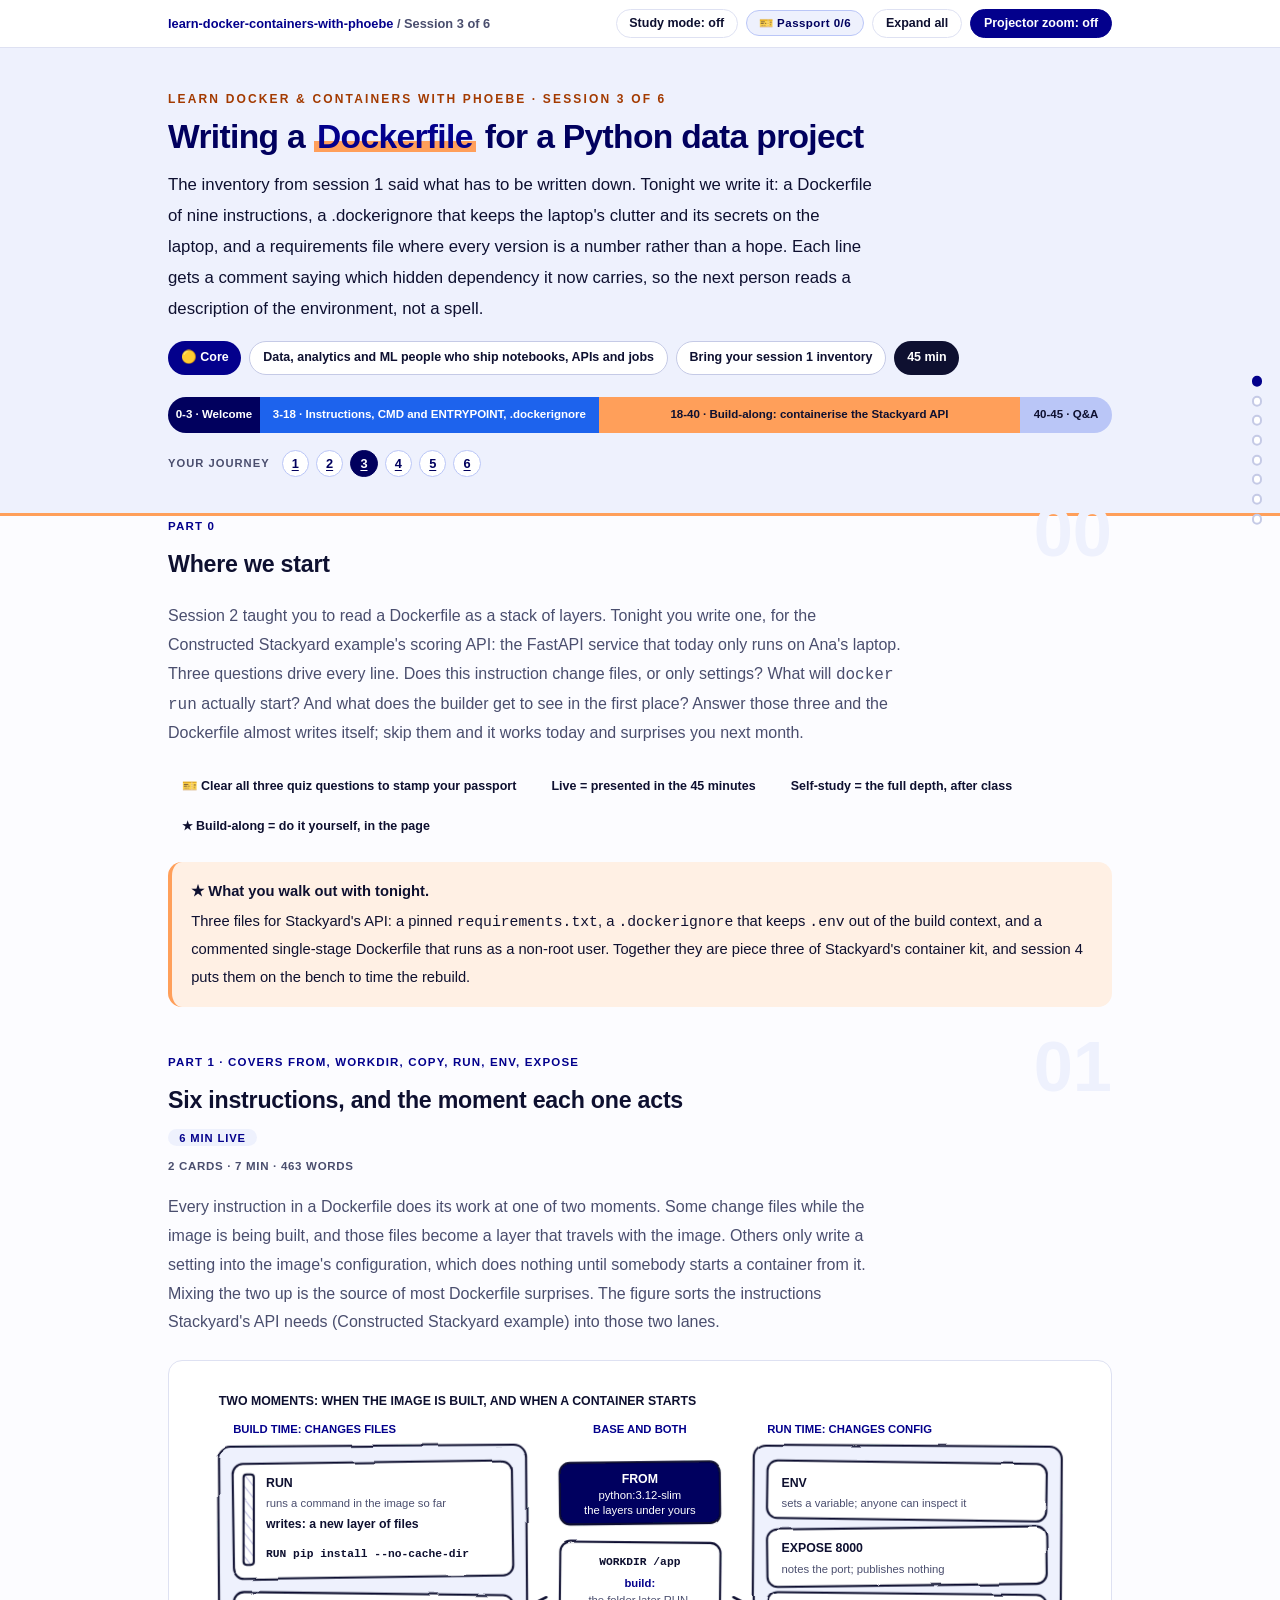
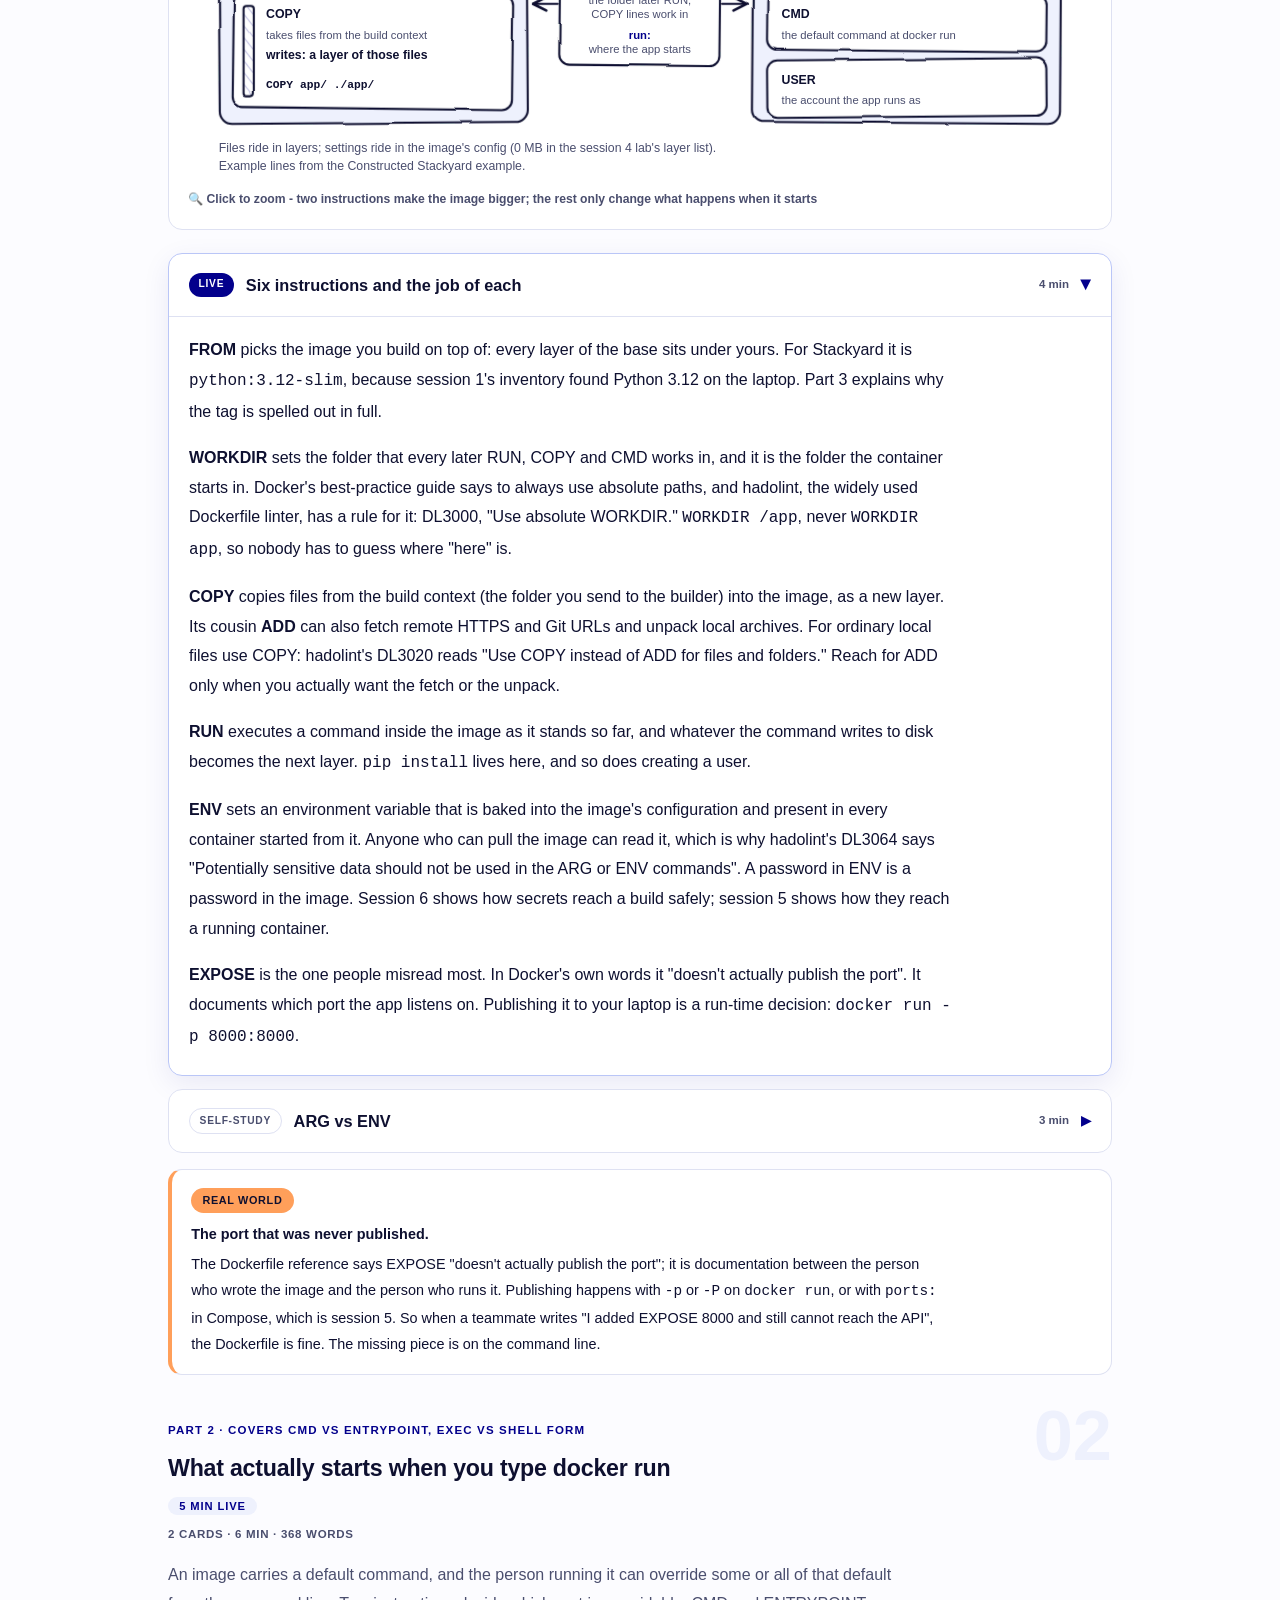
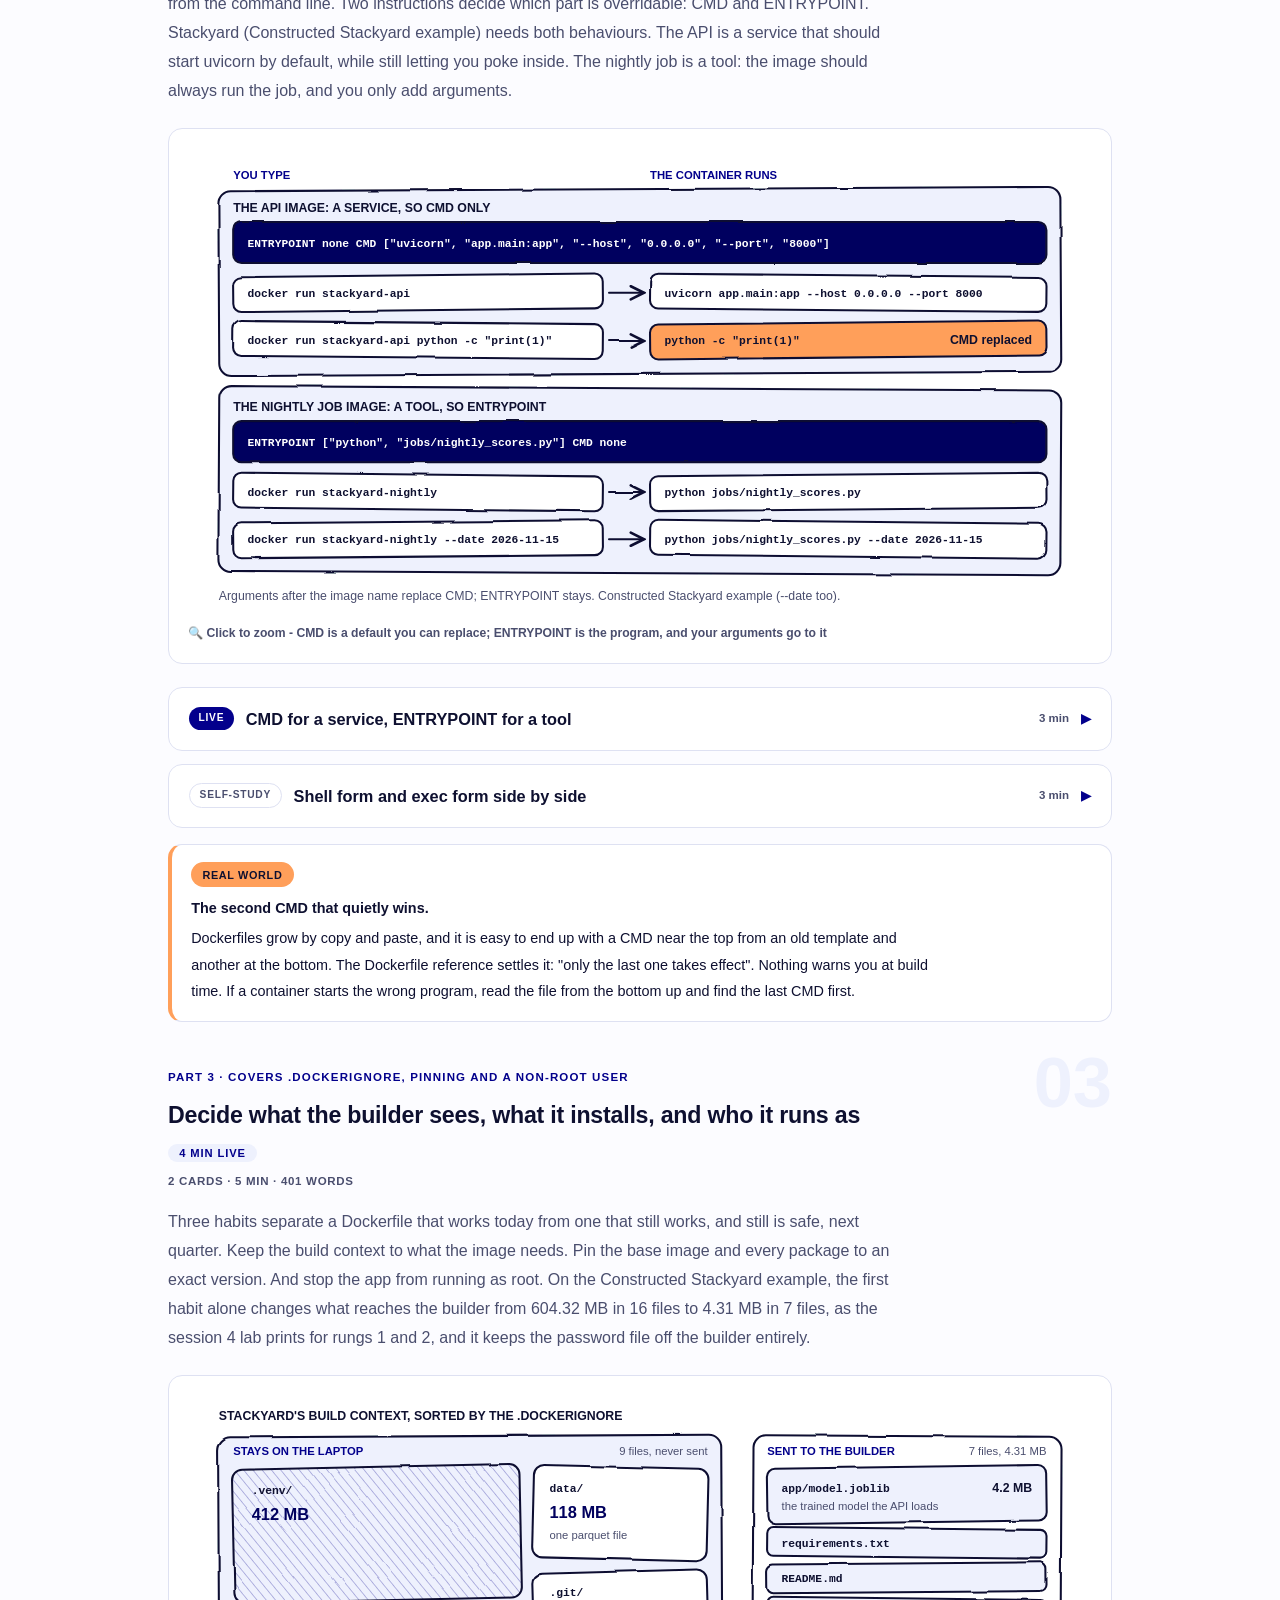
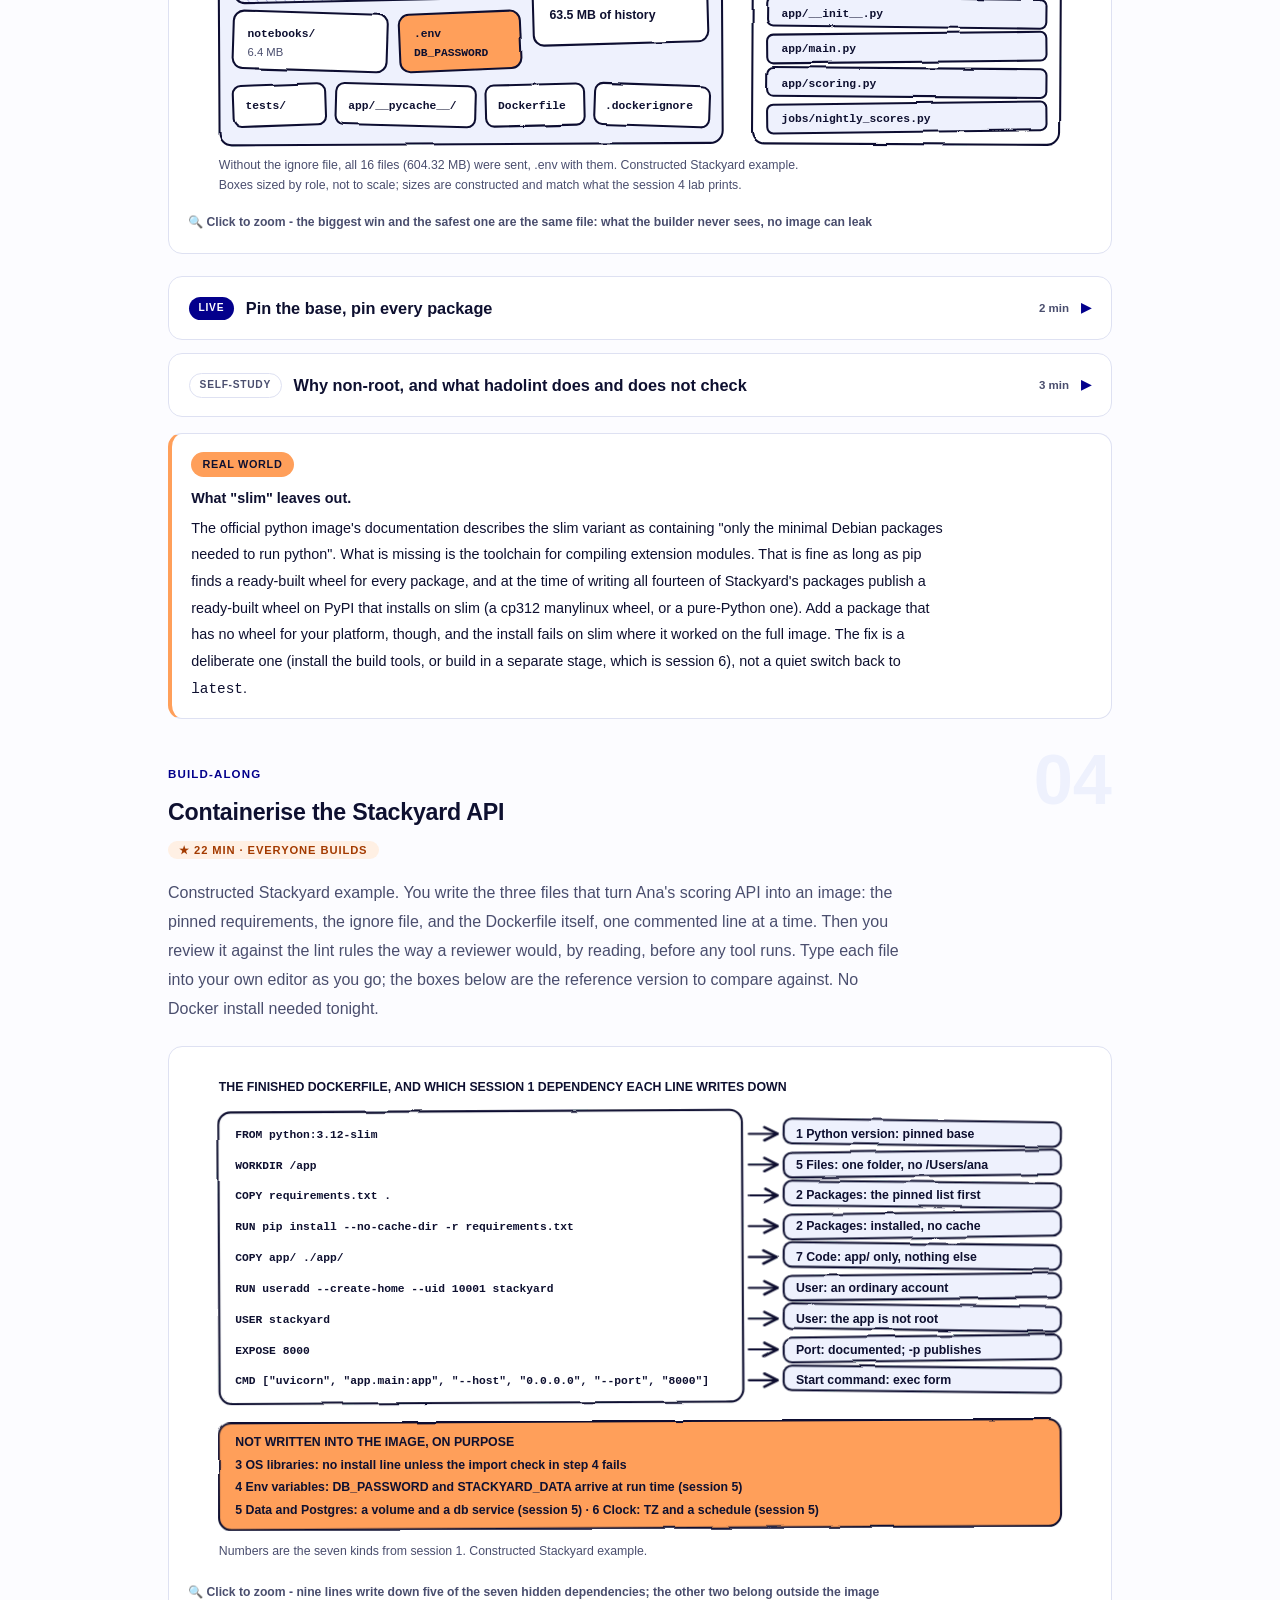
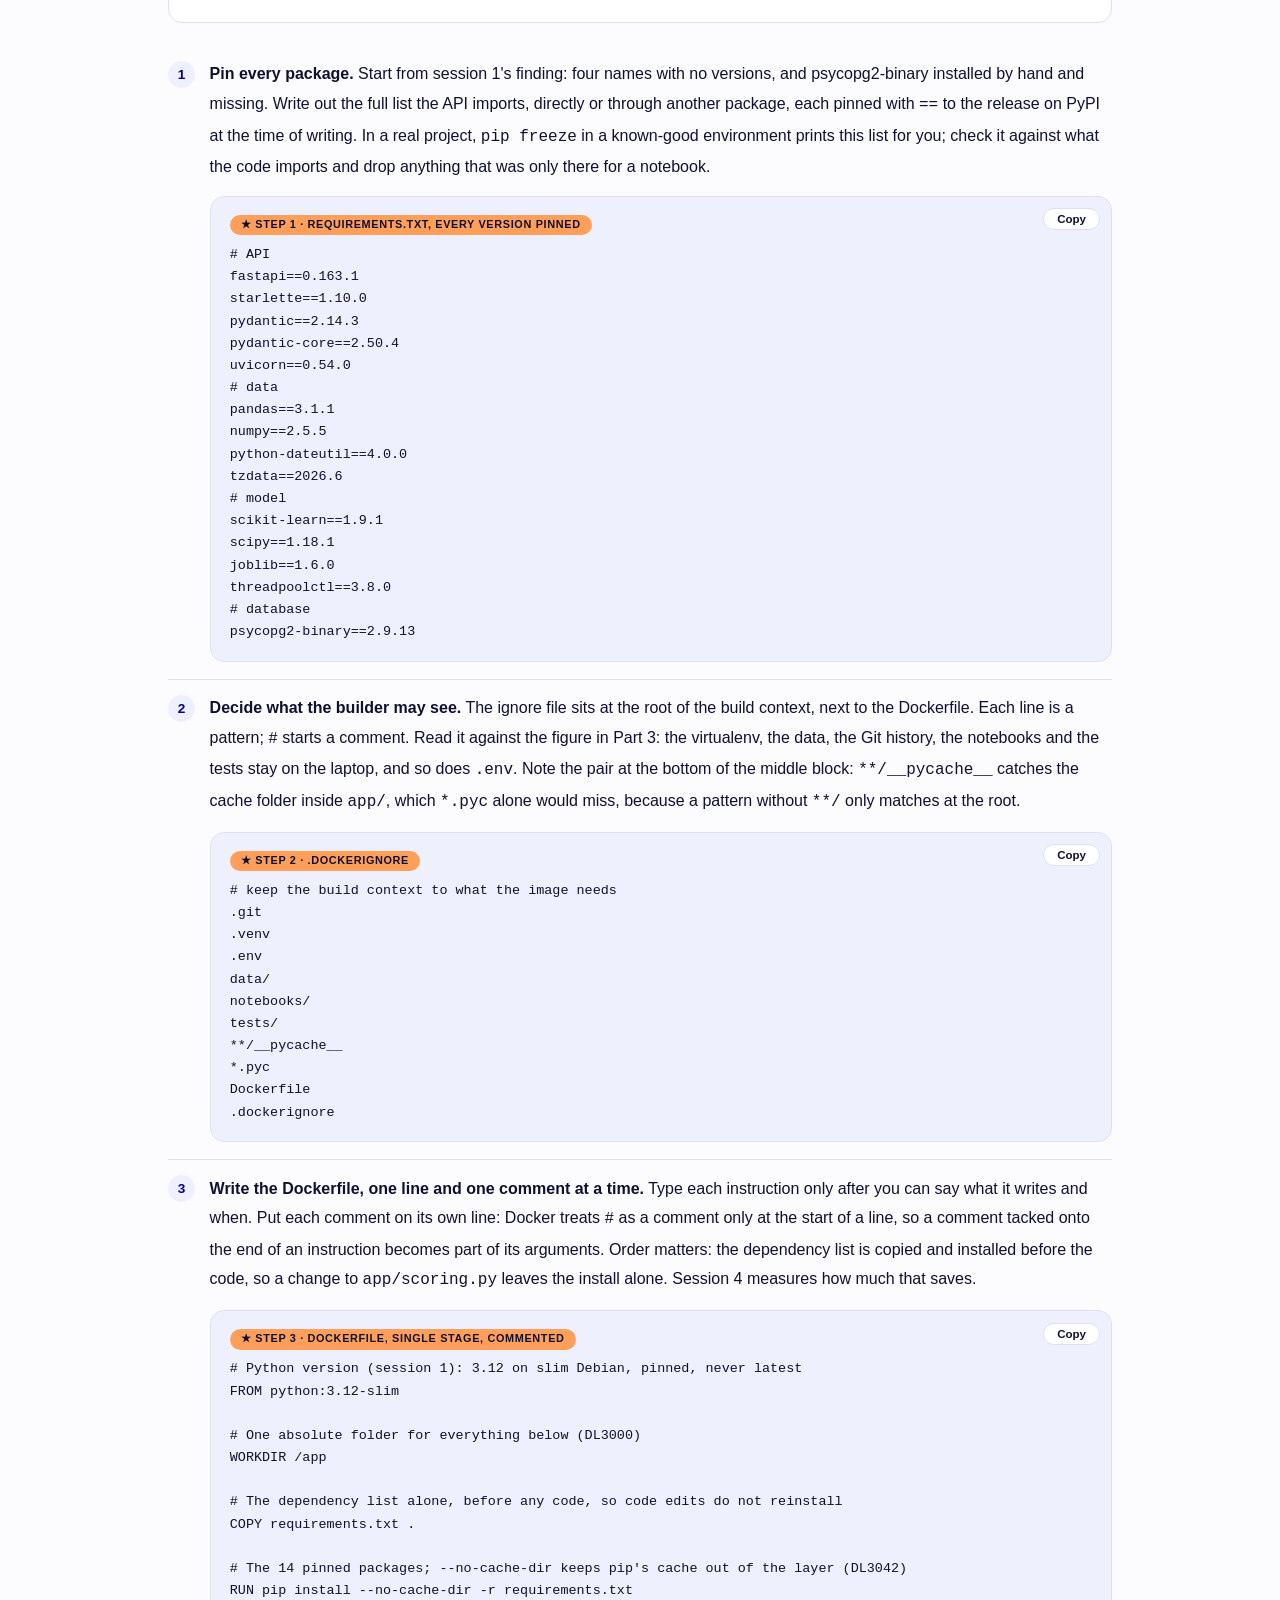
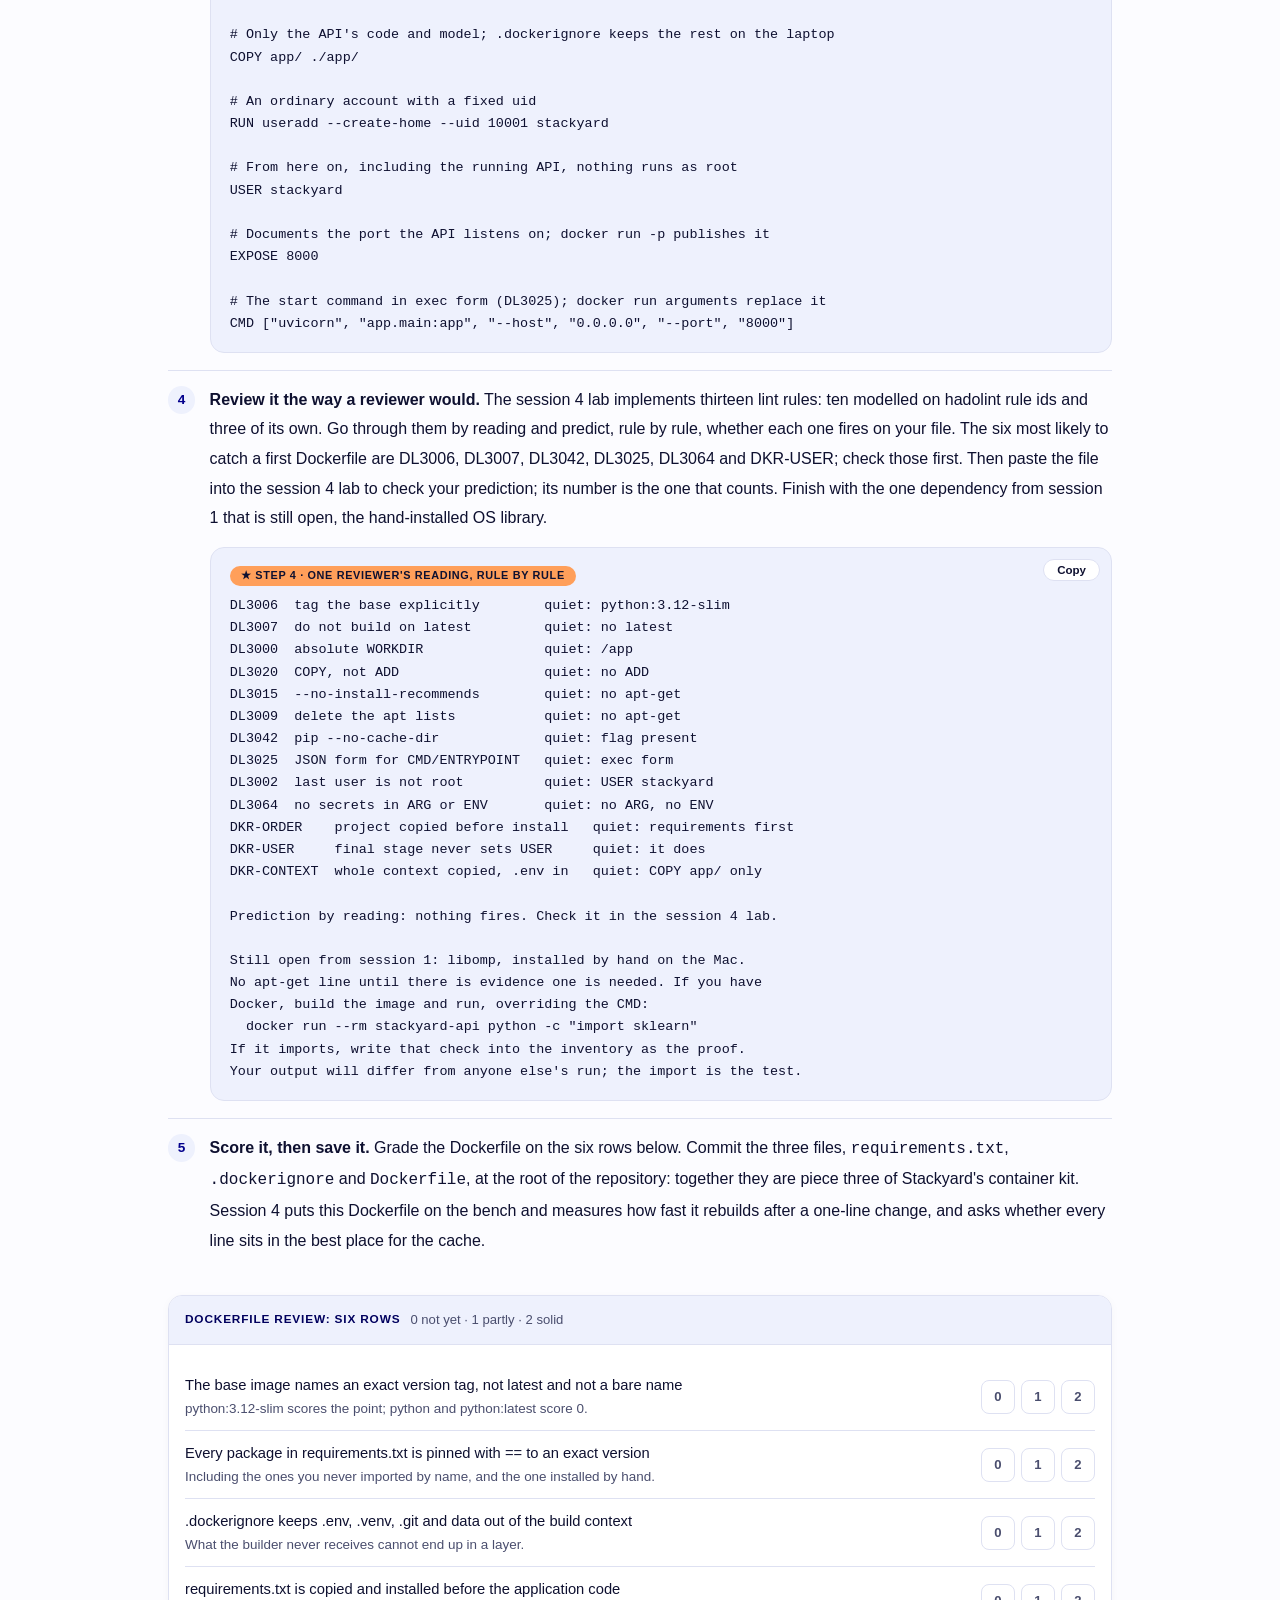
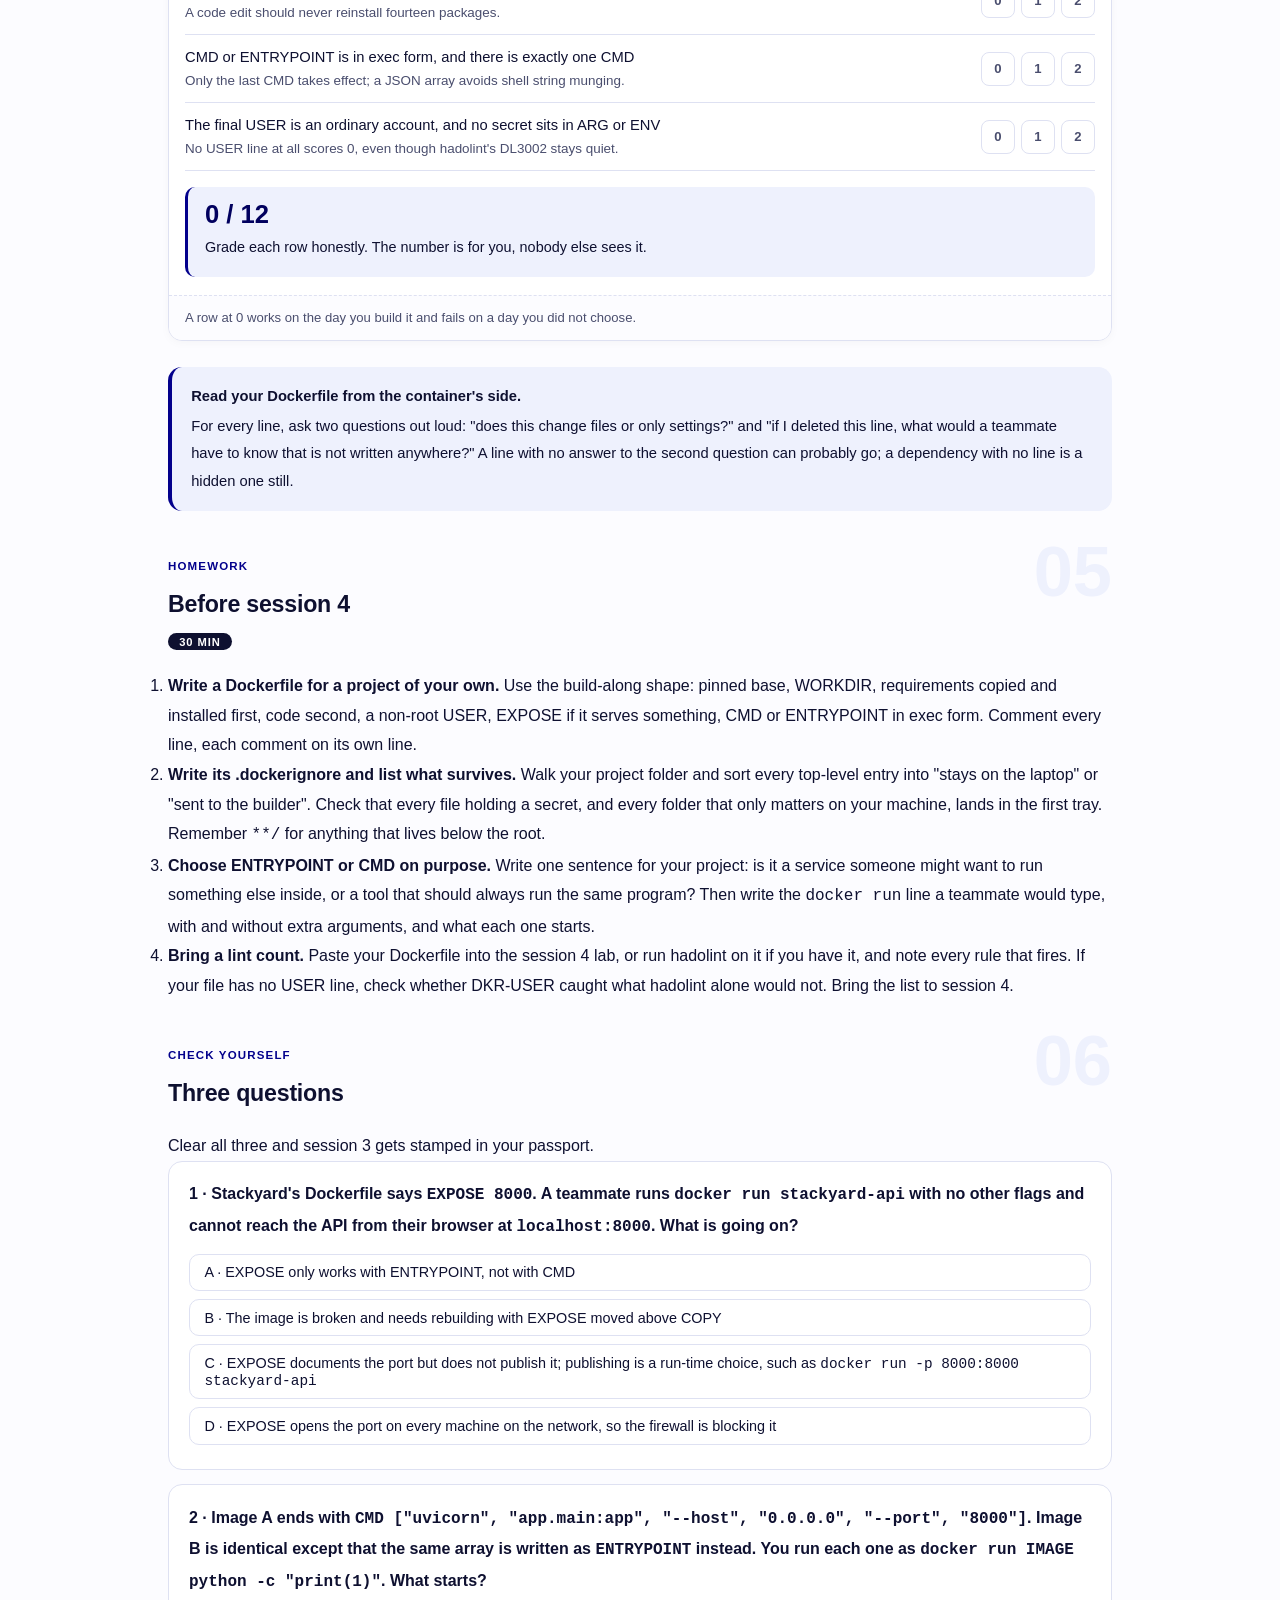
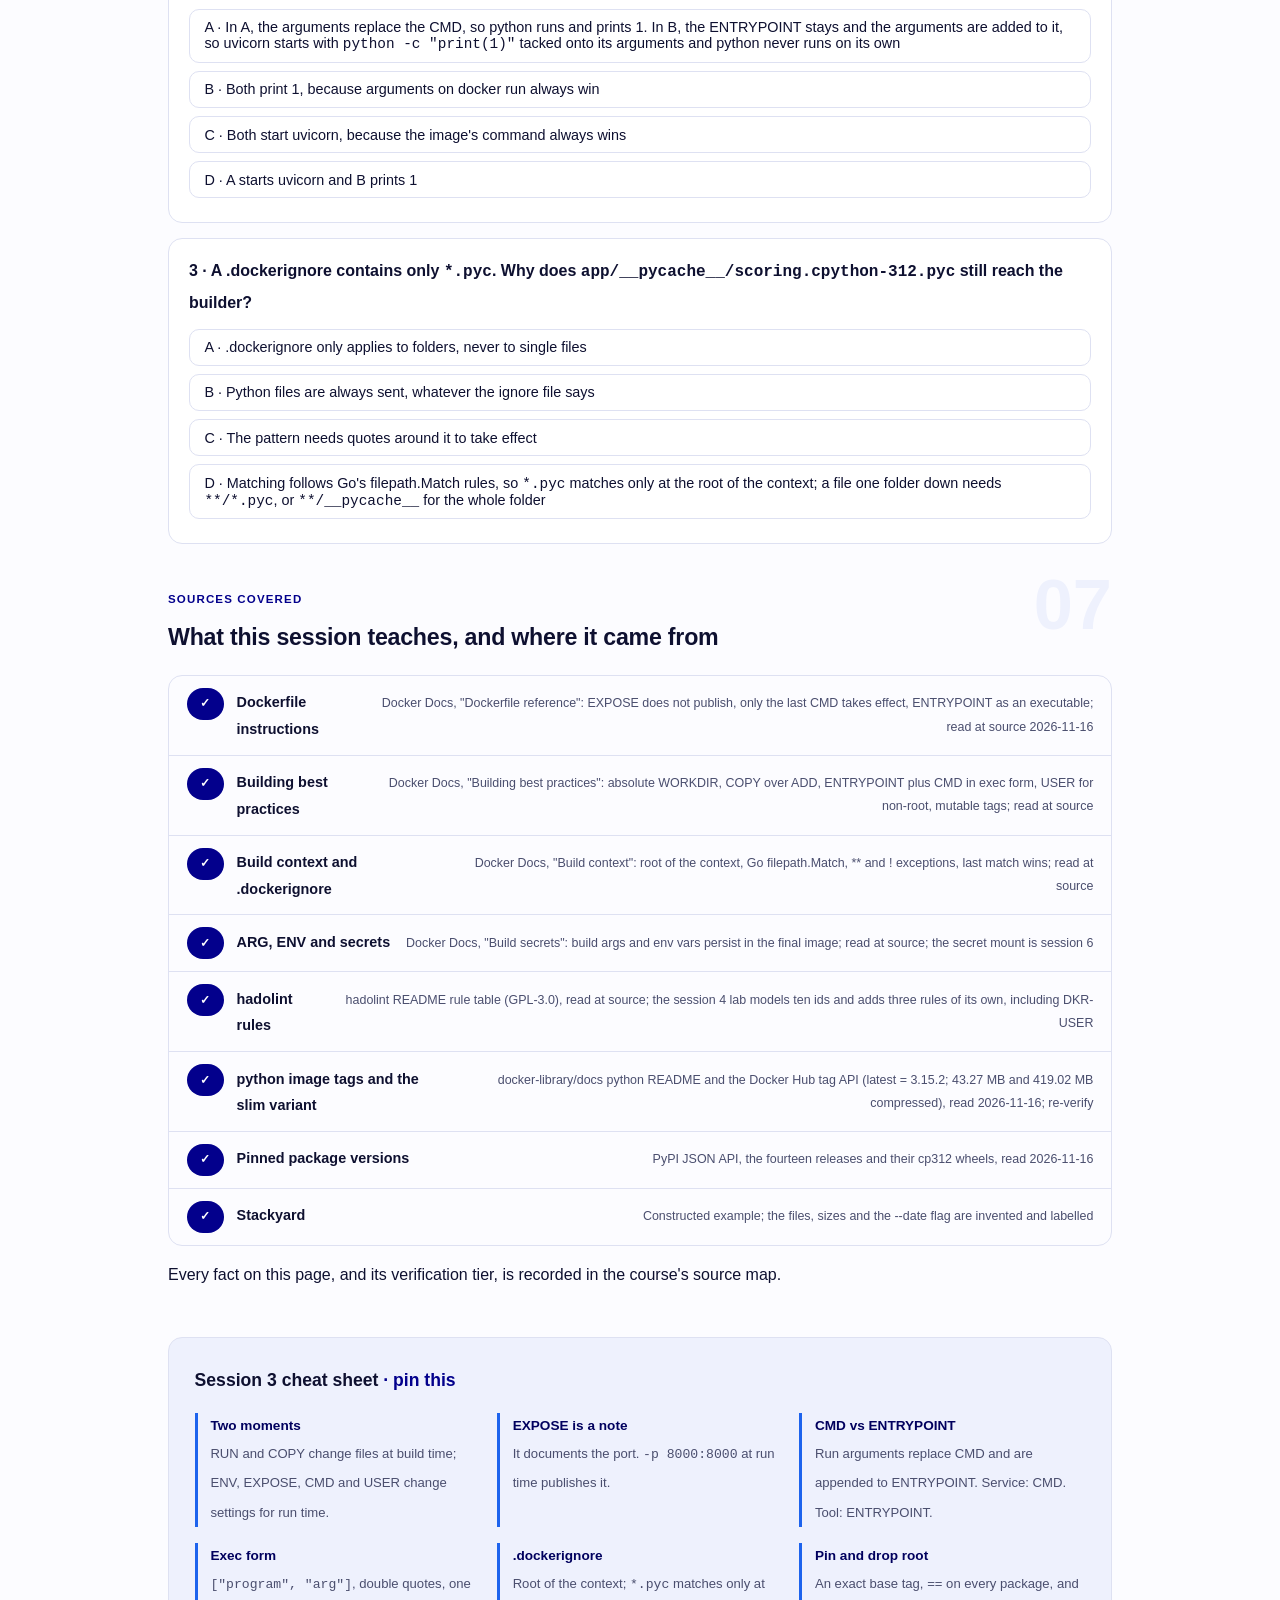
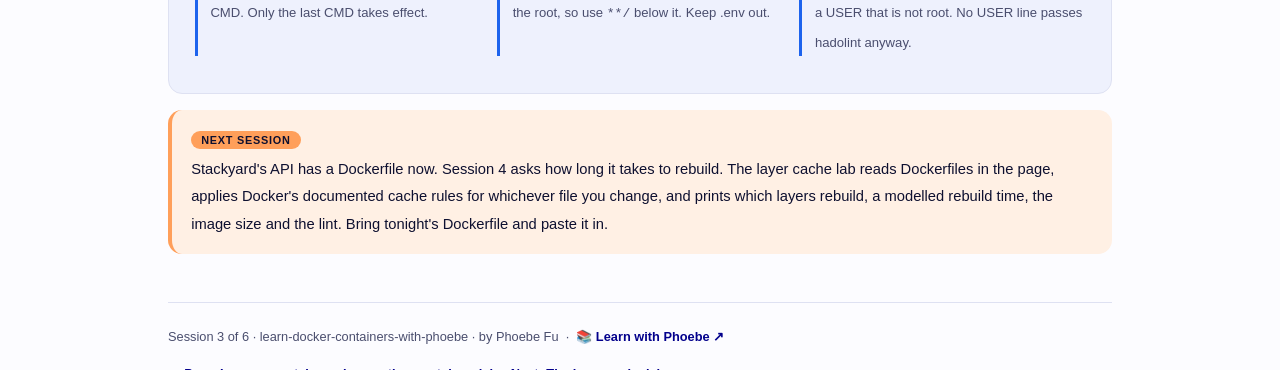
<file: courses/03-a-dockerfile-for-python.html>
<!DOCTYPE html>
<html lang="en">
<head>
<meta charset="UTF-8">
<meta name="viewport" content="width=device-width, initial-scale=1.0">
<!-- social:start -->
<meta name="description" content="Session 3 of 6. What FROM, WORKDIR, COPY, RUN, ENV and EXPOSE each do at build time and at run time, CMD against ENTRYPOINT, a .dockerignore that keeps the secret file out, pinned versions and a non-root user, written line by line for the constructed Stackyard scoring API.">
<meta property="og:type" content="article">
<meta property="og:site_name" content="Learn with Phoebe">
<meta property="og:title" content="Writing a Dockerfile for a Python data project - learn docker containers with phoebe">
<meta property="og:description" content="Session 3 of 6. Build time against run time, CMD against ENTRYPOINT, a .dockerignore, pinning and a non-root user, in one commented Dockerfile.">
<meta property="og:url" content="https://phoebefu6.github.io/learn-docker-containers-with-phoebe/courses/03-a-dockerfile-for-python.html">
<meta property="og:image" content="https://phoebefu6.github.io/learn-docker-containers-with-phoebe/assets/og-cover.png">
<meta property="og:image:width" content="1200">
<meta property="og:image:height" content="630">
<meta name="twitter:card" content="summary_large_image">
<meta name="twitter:title" content="Writing a Dockerfile for a Python data project - learn docker containers with phoebe">
<meta name="twitter:description" content="Session 3 of 6. Six instructions, CMD against ENTRYPOINT, .dockerignore, pinning and a non-root user.">
<meta name="twitter:image" content="https://phoebefu6.github.io/learn-docker-containers-with-phoebe/assets/og-cover.png">
<!-- social:end -->
<title>Session 3 · A Dockerfile for Python - learn docker containers with phoebe</title>
<link rel="stylesheet" href="../assets/style.css?v=1">
</head>
<body>

<div class="toolbar">
  <div class="wrap">
    <span class="crumb"><a href="../index.html">learn-docker-containers-with-phoebe</a> / Session 3 of 6</span>
    <button class="btn" id="toggle-all" type="button">Expand all</button>
    <button class="btn primary" id="zoom-toggle" type="button">Projector zoom: off</button>
  </div>
</div>

<header class="masthead">
  <div class="wrap">
    <div class="eyebrow">Learn Docker &amp; Containers with Phoebe · Session 3 of 6</div>
    <h1>Writing a <span class="accent">Dockerfile</span> for a Python data project</h1>
    <p class="sub">The inventory from session 1 said what has to be written down. Tonight we write it: a Dockerfile of nine instructions, a .dockerignore that keeps the laptop's clutter and its secrets on the laptop, and a requirements file where every version is a number rather than a hope. Each line gets a comment saying which hidden dependency it now carries, so the next person reads a description of the environment, not a spell.</p>
    <div class="chip-row">
      <span class="chip level">🟡 Core</span>
      <span class="chip audience">Data, analytics and ML people who ship notebooks, APIs and jobs</span>
      <span class="chip audience">Bring your session 1 inventory</span>
      <span class="chip time">45 min</span>
    </div>
    <div class="agenda">
      <span class="a1" style="flex:1">0-3 · Welcome</span>
      <span class="a2" style="flex:4">3-18 · Instructions, CMD and ENTRYPOINT, .dockerignore</span>
      <span class="a3" style="flex:5">18-40 · Build-along: containerise the Stackyard API</span>
      <span class="a4" style="flex:1">40-45 · Q&amp;A</span>
    </div>
  </div>
</header>

<main class="wrap">

  <section class="section" id="intro">
    <div class="section-kicker">
      <span class="klabel">Part 0</span>
      <h2>Where we start</h2>
    </div>
    <p class="lede">Session 2 taught you to read a Dockerfile as a stack of layers. Tonight you write one, for the Constructed Stackyard example's scoring API: the FastAPI service that today only runs on Ana's laptop. Three questions drive every line. Does this instruction change files, or only settings? What will <code>docker run</code> actually start? And what does the builder get to see in the first place? Answer those three and the Dockerfile almost writes itself; skip them and it works today and surprises you next month.</p>

    <div class="legend">
      <span class="pill">🎫 Clear all three quiz questions to stamp your passport</span>
      <span class="pill">Live = presented in the 45 minutes</span>
      <span class="pill">Self-study = the full depth, after class</span>
      <span class="pill">★ Build-along = do it yourself, in the page</span>
    </div>

    <div class="callout win">
      <p><strong>★ What you walk out with tonight.</strong> Three files for Stackyard's API: a pinned <code>requirements.txt</code>, a <code>.dockerignore</code> that keeps <code>.env</code> out of the build context, and a commented single-stage Dockerfile that runs as a non-root user. Together they are piece three of Stackyard's container kit, and session 4 puts them on the bench to time the rebuild.</p>
    </div>
  </section>

  <section class="section" id="part-1">
    <div class="section-kicker">
      <span class="klabel">Part 1 · covers FROM, WORKDIR, COPY, RUN, ENV, EXPOSE</span>
      <h2>Six instructions, and the moment each one acts</h2>
      <span class="tag concept">6 min live</span>
    </div>
    <p class="lede">Every instruction in a Dockerfile does its work at one of two moments. Some change files while the image is being built, and those files become a layer that travels with the image. Others only write a setting into the image's configuration, which does nothing until somebody starts a container from it. Mixing the two up is the source of most Dockerfile surprises. The figure sorts the instructions Stackyard's API needs (Constructed Stackyard example) into those two lanes.</p>

    <figure class="zoomable">
      <svg viewBox="0 0 880 388" xmlns="http://www.w3.org/2000/svg" role="img" aria-label="Dockerfile instructions sorted into two lanes. Build time, changes files: RUN runs a command and writes a new layer of the files it created; COPY copies files from the build context and writes a layer of those files. Run time, changes config: ENV sets a variable anyone can inspect; EXPOSE notes port 8000 and publishes nothing; CMD sets the default command; USER sets who the app runs as. In the middle, FROM picks the base the layers sit on, and WORKDIR acts at both moments: the folder later build steps use, and the folder the container starts in.">
        <defs>
          <filter id="s3aSk" x="-3%" y="-3%" width="106%" height="106%"><feTurbulence type="fractalNoise" baseFrequency="0.02" numOctaves="2" seed="53" result="n"/><feDisplacementMap in="SourceGraphic" in2="n" scale="2.4" xChannelSelector="R" yChannelSelector="G"/></filter>
          <pattern id="s3aHc" patternUnits="userSpaceOnUse" width="7" height="7" patternTransform="rotate(-38)"><line x1="0" y1="0" x2="0" y2="7" stroke="#03008C" stroke-width="1" opacity=".5"/></pattern>
          <marker id="s3aAr" viewBox="0 0 10 10" refX="9" refY="5" markerWidth="8" markerHeight="8" orient="auto"><path d="M1 1 L9 5 L1 9" fill="none" stroke="#0E1030" stroke-width="1.6" stroke-linecap="round"/></marker>
        </defs>
        <style>
          .s3aH { font: 800 12px Inter, sans-serif; fill: #0E1030; }
          .s3aL { font: 600 12px Inter, sans-serif; fill: #0E1030; }
          .s3aS { font: 400 11px Inter, sans-serif; fill: #4A4E6E; }
          .s3aC { font: 600 11px ui-monospace, Menlo, Consolas, monospace; fill: #0E1030; }
          .s3aA { font: 700 11px Inter, sans-serif; fill: #03008C; }
          .s3aW { font: 800 12px Inter, sans-serif; fill: #FFFFFF; }
          .s3aX { font: 400 11px Inter, sans-serif; fill: #FFFFFF; }
          .s3aN { font: 400 12px Inter, sans-serif; fill: #4A4E6E; }
        </style>

        <text class="s3aH" x="30" y="24">TWO MOMENTS: WHEN THE IMAGE IS BUILT, AND WHEN A CONTAINER STARTS</text>
        <text class="s3aA" x="44" y="52">BUILD TIME: CHANGES FILES</text>
        <text class="s3aA" x="440" y="52" text-anchor="middle">BASE AND BOTH</text>
        <text class="s3aA" x="564" y="52">RUN TIME: CHANGES CONFIG</text>

        <g filter="url(#s3aSk)" fill="none" stroke="#0E1030" stroke-width="2" stroke-linecap="round" stroke-linejoin="round">
          <rect x="30" y="64" width="300" height="270" rx="12" transform="rotate(-0.4 180 199)" fill="#EEF1FD"/>
          <rect x="550" y="64" width="300" height="270" rx="12" transform="rotate(0.4 700 199)" fill="#EEF1FD"/>
          <rect x="44" y="80" width="272" height="112" rx="10" transform="rotate(-0.8 180 136)" fill="#FFFFFF"/>
          <rect x="44" y="208" width="272" height="112" rx="10" transform="rotate(0.7 180 264)" fill="#FFFFFF"/>
          <rect x="54" y="92" width="10" height="88" rx="3" fill="url(#s3aHc)"/>
          <rect x="54" y="220" width="10" height="88" rx="3" fill="url(#s3aHc)"/>
          <rect x="362" y="80" width="156" height="60" rx="10" transform="rotate(-0.6 440 110)" fill="#01005E"/>
          <rect x="362" y="158" width="156" height="120" rx="10" transform="rotate(0.6 440 218)" fill="#FFFFFF"/>
          <path d="M360 218 L336 218" marker-end="url(#s3aAr)"/>
          <path d="M520 218 L544 218" marker-end="url(#s3aAr)"/>
          <rect x="564" y="80" width="272" height="56" rx="10" transform="rotate(0.8 700 108)" fill="#FFFFFF"/>
          <rect x="564" y="144" width="272" height="56" rx="10" transform="rotate(-0.7 700 172)" fill="#FFFFFF"/>
          <rect x="564" y="208" width="272" height="56" rx="10" transform="rotate(0.6 700 236)" fill="#FFFFFF"/>
          <rect x="564" y="272" width="272" height="56" rx="10" transform="rotate(-0.5 700 300)" fill="#FFFFFF"/>
        </g>

        <text class="s3aH" x="76" y="104">RUN</text>
        <text class="s3aS" x="76" y="124">runs a command in the image so far</text>
        <text class="s3aL" x="76" y="144">writes: a new layer of files</text>
        <text class="s3aC" x="76" y="172">RUN pip install --no-cache-dir</text>

        <text class="s3aH" x="76" y="232">COPY</text>
        <text class="s3aS" x="76" y="252">takes files from the build context</text>
        <text class="s3aL" x="76" y="272">writes: a layer of those files</text>
        <text class="s3aC" x="76" y="300">COPY app/ ./app/</text>

        <text class="s3aW" x="440" y="100" text-anchor="middle">FROM</text>
        <text class="s3aX" x="440" y="116" text-anchor="middle">python:3.12-slim</text>
        <text class="s3aX" x="440" y="131" text-anchor="middle">the layers under yours</text>

        <text class="s3aC" x="440" y="180" text-anchor="middle">WORKDIR /app</text>
        <text class="s3aA" x="440" y="202" text-anchor="middle">build:</text>
        <text class="s3aS" x="440" y="218" text-anchor="middle">the folder later RUN,</text>
        <text class="s3aS" x="440" y="232" text-anchor="middle">COPY lines work in</text>
        <text class="s3aA" x="440" y="252" text-anchor="middle">run:</text>
        <text class="s3aS" x="440" y="266" text-anchor="middle">where the app starts</text>

        <text class="s3aH" x="578" y="104">ENV</text>
        <text class="s3aS" x="578" y="124">sets a variable; anyone can inspect it</text>
        <text class="s3aH" x="578" y="168">EXPOSE 8000</text>
        <text class="s3aS" x="578" y="188">notes the port; publishes nothing</text>
        <text class="s3aH" x="578" y="232">CMD</text>
        <text class="s3aS" x="578" y="252">the default command at docker run</text>
        <text class="s3aH" x="578" y="296">USER</text>
        <text class="s3aS" x="578" y="316">the account the app runs as</text>

        <text class="s3aN" x="30" y="362">Files ride in layers; settings ride in the image's config (0 MB in the session 4 lab's layer list).</text>
        <text class="s3aN" x="30" y="380">Example lines from the Constructed Stackyard example.</text>
      </svg>
      <figcaption>🔍 Click to zoom - two instructions make the image bigger; the rest only change what happens when it starts</figcaption>
    </figure>

    <details class="card" open>
      <summary><span class="mode live">Live</span>Six instructions and the job of each<span class="mini">4 min</span><span class="caret">▶</span></summary>
      <div class="body">
        <p><strong>FROM</strong> picks the image you build on top of: every layer of the base sits under yours. For Stackyard it is <code>python:3.12-slim</code>, because session 1's inventory found Python 3.12 on the laptop. Part 3 explains why the tag is spelled out in full.</p>
        <p><strong>WORKDIR</strong> sets the folder that every later RUN, COPY and CMD works in, and it is the folder the container starts in. Docker's best-practice guide says to always use absolute paths, and hadolint, the widely used Dockerfile linter, has a rule for it: DL3000, "Use absolute WORKDIR." <code>WORKDIR /app</code>, never <code>WORKDIR app</code>, so nobody has to guess where "here" is.</p>
        <p><strong>COPY</strong> copies files from the build context (the folder you send to the builder) into the image, as a new layer. Its cousin <strong>ADD</strong> can also fetch remote HTTPS and Git URLs and unpack local archives. For ordinary local files use COPY: hadolint's DL3020 reads "Use COPY instead of ADD for files and folders." Reach for ADD only when you actually want the fetch or the unpack.</p>
        <p><strong>RUN</strong> executes a command inside the image as it stands so far, and whatever the command writes to disk becomes the next layer. <code>pip install</code> lives here, and so does creating a user.</p>
        <p><strong>ENV</strong> sets an environment variable that is baked into the image's configuration and present in every container started from it. Anyone who can pull the image can read it, which is why hadolint's DL3064 says "Potentially sensitive data should not be used in the ARG or ENV commands". A password in ENV is a password in the image. Session 6 shows how secrets reach a build safely; session 5 shows how they reach a running container.</p>
        <p><strong>EXPOSE</strong> is the one people misread most. In Docker's own words it "doesn't actually publish the port". It documents which port the app listens on. Publishing it to your laptop is a run-time decision: <code>docker run -p 8000:8000</code>.</p>
      </div>
    </details>

    <details class="card">
      <summary><span class="mode self">Self-study</span>ARG vs ENV<span class="mini">3 min</span><span class="caret">▶</span></summary>
      <div class="body">
        <p><code>ARG</code> declares a build-time input: a value you pass with <code>docker build --build-arg NAME=value</code> so one Dockerfile can build, say, two Python versions. <code>ENV</code> sets a variable in the image's configuration, so it is still there when a container runs. The everyday rule of thumb: ARG to steer the build, ENV for settings the running app needs and that are safe to publish, such as a log level.</p>
        <p>What neither of them is for: secrets. Docker's "Build secrets" page is blunt that build arguments and environment variables "are inappropriate for passing secrets to your build" because "they persist in the final image". The right tool is a secret mount that exists only for one RUN line, which session 6 teaches. Until then, the safe habit is the one hadolint's DL3064 encodes: no name containing PASSWORD, SECRET, TOKEN or KEY anywhere near an ARG or ENV line.</p>
      </div>
    </details>

    <div class="callout example">
      <span class="ex-pill">Real world</span>
      <p><strong>The port that was never published.</strong> The Dockerfile reference says EXPOSE "doesn't actually publish the port"; it is documentation between the person who wrote the image and the person who runs it. Publishing happens with <code>-p</code> or <code>-P</code> on <code>docker run</code>, or with <code>ports:</code> in Compose, which is session 5. So when a teammate writes "I added EXPOSE 8000 and still cannot reach the API", the Dockerfile is fine. The missing piece is on the command line.</p>
    </div>
  </section>

  <section class="section" id="part-2">
    <div class="section-kicker">
      <span class="klabel">Part 2 · covers CMD vs ENTRYPOINT, exec vs shell form</span>
      <h2>What actually starts when you type docker run</h2>
      <span class="tag concept">5 min live</span>
    </div>
    <p class="lede">An image carries a default command, and the person running it can override some or all of that default from the command line. Two instructions decide which part is overridable: CMD and ENTRYPOINT. Stackyard (Constructed Stackyard example) needs both behaviours. The API is a service that should start uvicorn by default, while still letting you poke inside. The nightly job is a tool: the image should always run the job, and you only add arguments.</p>

    <figure class="zoomable">
      <svg viewBox="0 0 880 452" xmlns="http://www.w3.org/2000/svg" role="img" aria-label="Two images and what docker run starts. The API image has no ENTRYPOINT and CMD uvicorn app.main:app --host 0.0.0.0 --port 8000. Plain docker run stackyard-api starts uvicorn. docker run stackyard-api python -c print(1) replaces the CMD and runs python instead, so the API never starts. The nightly job image has ENTRYPOINT python jobs/nightly_scores.py and no CMD. Plain docker run starts the job. Adding --date 2026-11-15 appends the arguments, so the job runs with them; the ENTRYPOINT stays.">
        <defs>
          <filter id="s3bSk" x="-3%" y="-3%" width="106%" height="106%"><feTurbulence type="fractalNoise" baseFrequency="0.02" numOctaves="2" seed="67" result="n"/><feDisplacementMap in="SourceGraphic" in2="n" scale="2.4" xChannelSelector="R" yChannelSelector="G"/></filter>
          <marker id="s3bAr" viewBox="0 0 10 10" refX="9" refY="5" markerWidth="8" markerHeight="8" orient="auto"><path d="M1 1 L9 5 L1 9" fill="none" stroke="#0E1030" stroke-width="1.6" stroke-linecap="round"/></marker>
        </defs>
        <style>
          .s3bH { font: 800 12px Inter, sans-serif; fill: #0E1030; }
          .s3bL { font: 600 12px Inter, sans-serif; fill: #0E1030; }
          .s3bS { font: 400 11px Inter, sans-serif; fill: #4A4E6E; }
          .s3bC { font: 600 11px ui-monospace, Menlo, Consolas, monospace; fill: #0E1030; }
          .s3bK { font: 600 11px ui-monospace, Menlo, Consolas, monospace; fill: #FFFFFF; }
          .s3bA { font: 700 11px Inter, sans-serif; fill: #03008C; }
          .s3bN { font: 400 12px Inter, sans-serif; fill: #4A4E6E; }
        </style>

        <text class="s3bA" x="44" y="30">YOU TYPE</text>
        <text class="s3bA" x="450" y="30">THE CONTAINER RUNS</text>

        <g filter="url(#s3bSk)" fill="none" stroke="#0E1030" stroke-width="2" stroke-linecap="round" stroke-linejoin="round">
          <rect x="30" y="40" width="820" height="180" rx="12" transform="rotate(-0.3 440 130)" fill="#EEF1FD"/>
          <rect x="44" y="72" width="792" height="40" rx="8" fill="#01005E"/>
          <rect x="44" y="124" width="360" height="34" rx="8" transform="rotate(-0.6 224 141)" fill="#FFFFFF"/>
          <rect x="450" y="124" width="386" height="34" rx="8" transform="rotate(0.5 643 141)" fill="#FFFFFF"/>
          <rect x="44" y="170" width="360" height="34" rx="8" transform="rotate(0.5 224 187)" fill="#FFFFFF"/>
          <rect x="450" y="170" width="386" height="34" rx="8" transform="rotate(-0.6 643 187)" fill="#FF9F5A"/>
          <path d="M410 141 L444 141" marker-end="url(#s3bAr)"/>
          <path d="M410 187 L444 187" marker-end="url(#s3bAr)"/>

          <rect x="30" y="234" width="820" height="180" rx="12" transform="rotate(0.3 440 324)" fill="#EEF1FD"/>
          <rect x="44" y="266" width="792" height="40" rx="8" fill="#01005E"/>
          <rect x="44" y="318" width="360" height="34" rx="8" transform="rotate(0.6 224 335)" fill="#FFFFFF"/>
          <rect x="450" y="318" width="386" height="34" rx="8" transform="rotate(-0.5 643 335)" fill="#FFFFFF"/>
          <rect x="44" y="364" width="360" height="34" rx="8" transform="rotate(-0.5 224 381)" fill="#FFFFFF"/>
          <rect x="450" y="364" width="386" height="34" rx="8" transform="rotate(0.6 643 381)" fill="#FFFFFF"/>
          <path d="M410 335 L444 335" marker-end="url(#s3bAr)"/>
          <path d="M410 381 L444 381" marker-end="url(#s3bAr)"/>
        </g>

        <text class="s3bH" x="44" y="62">THE API IMAGE: A SERVICE, SO CMD ONLY</text>
        <text class="s3bK" x="58" y="96">ENTRYPOINT  none    CMD ["uvicorn", "app.main:app", "--host", "0.0.0.0", "--port", "8000"]</text>
        <text class="s3bC" x="58" y="145">docker run stackyard-api</text>
        <text class="s3bC" x="464" y="145">uvicorn app.main:app --host 0.0.0.0 --port 8000</text>
        <text class="s3bC" x="58" y="191">docker run stackyard-api python -c "print(1)"</text>
        <text class="s3bC" x="464" y="191">python -c "print(1)"</text>
        <text class="s3bL" x="822" y="191" text-anchor="end">CMD replaced</text>

        <text class="s3bH" x="44" y="256">THE NIGHTLY JOB IMAGE: A TOOL, SO ENTRYPOINT</text>
        <text class="s3bK" x="58" y="290">ENTRYPOINT ["python", "jobs/nightly_scores.py"]    CMD  none</text>
        <text class="s3bC" x="58" y="339">docker run stackyard-nightly</text>
        <text class="s3bC" x="464" y="339">python jobs/nightly_scores.py</text>
        <text class="s3bC" x="58" y="385">docker run stackyard-nightly --date 2026-11-15</text>
        <text class="s3bC" x="464" y="385">python jobs/nightly_scores.py --date 2026-11-15</text>

        <text class="s3bN" x="30" y="440">Arguments after the image name replace CMD; ENTRYPOINT stays. Constructed Stackyard example (--date too).</text>
      </svg>
      <figcaption>🔍 Click to zoom - CMD is a default you can replace; ENTRYPOINT is the program, and your arguments go to it</figcaption>
    </figure>

    <details class="card">
      <summary><span class="mode live">Live</span>CMD for a service, ENTRYPOINT for a tool<span class="mini">3 min</span><span class="caret">▶</span></summary>
      <div class="body">
        <p><strong>CMD</strong> is the image's default command, and the Dockerfile reference is precise about it: "There can only be one CMD instruction in a Dockerfile. If you list more than one CMD, only the last one takes effect." Anything you type after the image name on <code>docker run</code> replaces it. For the API that is exactly right: <code>docker run stackyard-api</code> starts the service, and <code>docker run stackyard-api python -c "print(1)"</code> lets you check that Python and the packages work without starting uvicorn at all.</p>
        <p><strong>ENTRYPOINT</strong> "allows you to configure a container that will run as an executable". Whatever you type after the image name is added to it as arguments instead of replacing it. For the nightly job, that is the behaviour you want: the image is the job, and the only thing a scheduler should vary is the arguments. Docker's best-practice guide puts the pairing in one line: use ENTRYPOINT for the image's main command, and CMD for default flags.</p>
        <p>The test that decides which you need: would anyone ever want to run something other than the main program in this image? For a service, yes (a shell check, a migration, a one-off script), so use CMD. For a single-purpose tool, no, so use ENTRYPOINT.</p>
      </div>
    </details>

    <details class="card">
      <summary><span class="mode self">Self-study</span>Shell form and exec form side by side<span class="mini">3 min</span><span class="caret">▶</span></summary>
      <div class="body">
        <p>CMD and ENTRYPOINT each come in two spellings. Shell form is a plain string, the way you would type it at a prompt. Exec form is a JSON array, one element per word:</p>
<pre><code># shell form: one string, split up by a shell
CMD uvicorn app.main:app --host 0.0.0.0 --port 8000

# exec form: the program and each argument, already separated
CMD ["uvicorn", "app.main:app", "--host", "0.0.0.0", "--port", "8000"]</code></pre>
        <p>Docker's best-practice guide recommends the exec form, <code>["executable", "param1"]</code>, because it avoids shell string munging: nothing reinterprets your quotes, spaces or special characters on the way to the program. hadolint asks for the same thing with DL3025, "Use arguments JSON notation for CMD and ENTRYPOINT arguments". Every preset Dockerfile in the session 4 lab that still uses the shell-form CMD trips that rule; the hardened one does not.</p>
        <p>One practical trap in exec form: it must be valid JSON, so the quotes are double quotes. <code>CMD ['uvicorn', 'app.main:app']</code> with single quotes is not a JSON array.</p>
      </div>
    </details>

    <div class="callout example">
      <span class="ex-pill">Real world</span>
      <p><strong>The second CMD that quietly wins.</strong> Dockerfiles grow by copy and paste, and it is easy to end up with a CMD near the top from an old template and another at the bottom. The Dockerfile reference settles it: "only the last one takes effect". Nothing warns you at build time. If a container starts the wrong program, read the file from the bottom up and find the last CMD first.</p>
    </div>
  </section>

  <section class="section" id="part-3">
    <div class="section-kicker">
      <span class="klabel">Part 3 · covers .dockerignore, pinning and a non-root USER</span>
      <h2>Decide what the builder sees, what it installs, and who it runs as</h2>
      <span class="tag concept">4 min live</span>
    </div>
    <p class="lede">Three habits separate a Dockerfile that works today from one that still works, and still is safe, next quarter. Keep the build context to what the image needs. Pin the base image and every package to an exact version. And stop the app from running as root. On the Constructed Stackyard example, the first habit alone changes what reaches the builder from 604.32 MB in 16 files to 4.31 MB in 7 files, as the session 4 lab prints for rungs 1 and 2, and it keeps the password file off the builder entirely.</p>

    <figure class="zoomable">
      <svg viewBox="0 0 880 396" xmlns="http://www.w3.org/2000/svg" role="img" aria-label="Stackyard's 16 files split into two trays by the .dockerignore. Stays on the laptop, 9 files: .venv 412 MB, data 118 MB, .git 63.5 MB, notebooks 6.4 MB, .env holding DB_PASSWORD (highlighted), tests, app/__pycache__, Dockerfile and .dockerignore. Sent to the builder, 7 files, 4.31 MB: app/model.joblib 4.2 MB, requirements.txt, README.md, app/__init__.py, app/main.py, app/scoring.py and jobs/nightly_scores.py. Without the ignore file all 16 files, 604.32 MB, are sent, .env included.">
        <defs>
          <filter id="s3cSk" x="-3%" y="-3%" width="106%" height="106%"><feTurbulence type="fractalNoise" baseFrequency="0.02" numOctaves="2" seed="71" result="n"/><feDisplacementMap in="SourceGraphic" in2="n" scale="2.4" xChannelSelector="R" yChannelSelector="G"/></filter>
          <pattern id="s3cHc" patternUnits="userSpaceOnUse" width="7" height="7" patternTransform="rotate(-38)"><line x1="0" y1="0" x2="0" y2="7" stroke="#03008C" stroke-width="1" opacity=".5"/></pattern>
        </defs>
        <style>
          .s3cH { font: 800 12px Inter, sans-serif; fill: #0E1030; }
          .s3cL { font: 600 12px Inter, sans-serif; fill: #0E1030; }
          .s3cS { font: 400 11px Inter, sans-serif; fill: #4A4E6E; }
          .s3cC { font: 600 11px ui-monospace, Menlo, Consolas, monospace; fill: #0E1030; }
          .s3cA { font: 700 11px Inter, sans-serif; fill: #03008C; }
          .s3cV { font: 800 16px Inter, sans-serif; fill: #01005E; }
          .s3cN { font: 400 12px Inter, sans-serif; fill: #4A4E6E; }
        </style>

        <text class="s3cH" x="30" y="24">STACKYARD'S BUILD CONTEXT, SORTED BY THE .DOCKERIGNORE</text>

        <g filter="url(#s3cSk)" fill="none" stroke="#0E1030" stroke-width="2" stroke-linecap="round" stroke-linejoin="round">
          <rect x="30" y="40" width="490" height="300" rx="12" transform="rotate(-0.3 275 190)" fill="#EEF1FD"/>
          <rect x="550" y="40" width="300" height="300" rx="12" transform="rotate(0.3 700 190)" fill="#FFFFFF"/>

          <rect x="44" y="70" width="280" height="130" rx="10" transform="rotate(-1.2 184 135)" fill="url(#s3cHc)"/>
          <rect x="336" y="70" width="170" height="90" rx="10" transform="rotate(1.4 421 115)" fill="#FFFFFF"/>
          <rect x="336" y="172" width="170" height="70" rx="10" transform="rotate(-1.6 421 207)" fill="#FFFFFF"/>
          <rect x="44" y="212" width="150" height="56" rx="10" transform="rotate(1.8 119 240)" fill="#FFFFFF"/>
          <rect x="206" y="212" width="118" height="56" rx="10" transform="rotate(-2.4 265 240)" fill="#FF9F5A"/>
          <rect x="44" y="282" width="90" height="40" rx="8" transform="rotate(-2 89 302)" fill="#FFFFFF"/>
          <rect x="144" y="282" width="136" height="40" rx="8" transform="rotate(1.5 212 302)" fill="#FFFFFF"/>
          <rect x="290" y="282" width="96" height="40" rx="8" transform="rotate(-1.4 338 302)" fill="#FFFFFF"/>
          <rect x="396" y="282" width="112" height="40" rx="8" transform="rotate(2 452 302)" fill="#FFFFFF"/>

          <rect x="564" y="70" width="272" height="54" rx="8" transform="rotate(-0.8 700 97)" fill="#EEF1FD"/>
          <rect x="564" y="130" width="272" height="28" rx="6" transform="rotate(0.6 700 144)" fill="#EEF1FD"/>
          <rect x="564" y="164" width="272" height="28" rx="6" transform="rotate(-0.5 700 178)" fill="#EEF1FD"/>
          <rect x="564" y="198" width="272" height="28" rx="6" transform="rotate(0.7 700 212)" fill="#EEF1FD"/>
          <rect x="564" y="232" width="272" height="28" rx="6" transform="rotate(-0.6 700 246)" fill="#EEF1FD"/>
          <rect x="564" y="266" width="272" height="28" rx="6" transform="rotate(0.5 700 280)" fill="#EEF1FD"/>
          <rect x="564" y="300" width="272" height="28" rx="6" transform="rotate(-0.7 700 314)" fill="#EEF1FD"/>
        </g>

        <text class="s3cA" x="44" y="58">STAYS ON THE LAPTOP</text>
        <text class="s3cS" x="506" y="58" text-anchor="end">9 files, never sent</text>
        <text class="s3cA" x="564" y="58">SENT TO THE BUILDER</text>
        <text class="s3cS" x="836" y="58" text-anchor="end">7 files, 4.31 MB</text>

        <text class="s3cC" x="62" y="96">.venv/</text>
        <text class="s3cV" x="62" y="122">412 MB</text>
        <text class="s3cC" x="352" y="94">data/</text>
        <text class="s3cV" x="352" y="120">118 MB</text>
        <text class="s3cS" x="352" y="140">one parquet file</text>
        <text class="s3cC" x="352" y="196">.git/</text>
        <text class="s3cL" x="352" y="218">63.5 MB of history</text>
        <text class="s3cC" x="58" y="236">notebooks/</text>
        <text class="s3cS" x="58" y="254">6.4 MB</text>
        <text class="s3cC" x="220" y="236">.env</text>
        <text class="s3cC" x="220" y="254">DB_PASSWORD</text>
        <text class="s3cC" x="56" y="306">tests/</text>
        <text class="s3cC" x="156" y="306">app/__pycache__/</text>
        <text class="s3cC" x="302" y="306">Dockerfile</text>
        <text class="s3cC" x="406" y="306">.dockerignore</text>

        <text class="s3cC" x="578" y="94">app/model.joblib</text>
        <text class="s3cL" x="822" y="94" text-anchor="end">4.2 MB</text>
        <text class="s3cS" x="578" y="112">the trained model the API loads</text>
        <text class="s3cC" x="578" y="148">requirements.txt</text>
        <text class="s3cC" x="578" y="182">README.md</text>
        <text class="s3cC" x="578" y="216">app/__init__.py</text>
        <text class="s3cC" x="578" y="250">app/main.py</text>
        <text class="s3cC" x="578" y="284">app/scoring.py</text>
        <text class="s3cC" x="578" y="318">jobs/nightly_scores.py</text>

        <text class="s3cN" x="30" y="364">Without the ignore file, all 16 files (604.32 MB) were sent, .env with them. Constructed Stackyard example.</text>
        <text class="s3cN" x="30" y="384">Boxes sized by role, not to scale; sizes are constructed and match what the session 4 lab prints.</text>
      </svg>
      <figcaption>🔍 Click to zoom - the biggest win and the safest one are the same file: what the builder never sees, no image can leak</figcaption>
    </figure>

    <details class="card">
      <summary><span class="mode live">Live</span>Pin the base, pin every package<span class="mini">2 min</span><span class="caret">▶</span></summary>
      <div class="body">
        <p><strong>The base.</strong> Write <code>FROM python:3.12-slim</code>, never <code>FROM python</code> or <code>FROM python:latest</code>. At the time of writing, <code>latest</code> is Python 3.15.2, not the 3.12 that Stackyard was written and tested on, and it is the full image: 419.02 MB compressed, as Docker Hub lists it, against 43.27 MB for <code>python:3.12-slim</code>. hadolint has two rules for this: DL3006 "Always tag the version of an image explicitly." and DL3007 "Using latest is prone to errors if the image will ever update. Pin the version explicitly to a release tag." A tag can still be re-pointed by its publisher; pinning to a digest fixes it completely, which session 2 showed and session 4 measures.</p>
        <p><strong>The packages.</strong> Every package, including the ones you never asked for by name, with <code>==</code> and an exact version. Stackyard's API needs fourteen, and the build-along pins all of them to the releases on PyPI at the time of writing: fastapi, starlette, pydantic, pydantic-core and uvicorn for the API; pandas, numpy, python-dateutil and tzdata for the data; scikit-learn, scipy, joblib and threadpoolctl for the model; psycopg2-binary for Postgres, the one session 1 found installed by hand and missing from the file.</p>
      </div>
    </details>

    <details class="card">
      <summary><span class="mode self">Self-study</span>Why non-root, and what hadolint does and does not check<span class="mini">3 min</span><span class="caret">▶</span></summary>
      <div class="body">
        <p>Unless a Dockerfile says otherwise, the app in the container runs as root. Docker's best-practice guide gives the rule in one sentence: "If a service can run without privileges, use USER to change to a non-root user." A scoring API needs no privileges: it reads its own code and model and listens on port 8000. So Stackyard creates an ordinary account with <code>useradd</code> and switches to it with <code>USER</code> before the CMD. If something ever goes wrong inside the process, it goes wrong with an ordinary user's permissions.</p>
        <p>Here is the part people miss. hadolint's DL3002 reads "Last user should not be root", and it fires only when the last <code>USER</code> line in the file names root. A Dockerfile with no USER line at all, which is most of them, does not trip it, even though the container then runs as root by default. A clean hadolint run is therefore not proof of a non-root image. The session 4 lab closes that gap with a rule of its own, DKR-USER, which fires when the final stage never sets USER, and it labels the rule as the lab's, not hadolint's.</p>
        <p>If you have Docker, check any image you already use: <code>docker image inspect --format '{{.Config.User}}' IMAGE</code>. An empty answer means root.</p>
      </div>
    </details>

    <div class="callout example">
      <span class="ex-pill">Real world</span>
      <p><strong>What "slim" leaves out.</strong> The official python image's documentation describes the slim variant as containing "only the minimal Debian packages needed to run python". What is missing is the toolchain for compiling extension modules. That is fine as long as pip finds a ready-built wheel for every package, and at the time of writing all fourteen of Stackyard's packages publish a ready-built wheel on PyPI that installs on slim (a cp312 manylinux wheel, or a pure-Python one). Add a package that has no wheel for your platform, though, and the install fails on slim where it worked on the full image. The fix is a deliberate one (install the build tools, or build in a separate stage, which is session 6), not a quiet switch back to <code>latest</code>.</p>
    </div>
  </section>

  <section class="section" id="demo-1">
    <div class="section-kicker">
      <span class="klabel">Build-along</span>
      <h2>Containerise the Stackyard API</h2>
      <span class="tag demo">★ 22 min · everyone builds</span>
    </div>
    <p class="lede">Constructed Stackyard example. You write the three files that turn Ana's scoring API into an image: the pinned requirements, the ignore file, and the Dockerfile itself, one commented line at a time. Then you review it against the lint rules the way a reviewer would, by reading, before any tool runs. Type each file into your own editor as you go; the boxes below are the reference version to compare against. No Docker install needed tonight.</p>

    <figure class="zoomable">
      <svg viewBox="0 0 880 492" xmlns="http://www.w3.org/2000/svg" role="img" aria-label="The finished nine-line Dockerfile with each line tagged by what it writes down. FROM python:3.12-slim carries the Python version. WORKDIR /app replaces a home-folder path with one absolute folder. COPY requirements.txt and RUN pip install carry the packages. COPY app/ carries the code. RUN useradd and USER stackyard make the app run as an ordinary user. EXPOSE 8000 documents the port. CMD in exec form carries the start command. Below, highlighted: what is deliberately not in the image. OS libraries get no install line unless an import check fails. Environment variables, the data file, Postgres and the clock arrive in session 5.">
        <defs>
          <filter id="s3dSk" x="-3%" y="-3%" width="106%" height="106%"><feTurbulence type="fractalNoise" baseFrequency="0.02" numOctaves="2" seed="83" result="n"/><feDisplacementMap in="SourceGraphic" in2="n" scale="2.4" xChannelSelector="R" yChannelSelector="G"/></filter>
          <marker id="s3dAr" viewBox="0 0 10 10" refX="9" refY="5" markerWidth="8" markerHeight="8" orient="auto"><path d="M1 1 L9 5 L1 9" fill="none" stroke="#0E1030" stroke-width="1.6" stroke-linecap="round"/></marker>
        </defs>
        <style>
          .s3dH { font: 800 12px Inter, sans-serif; fill: #0E1030; }
          .s3dL { font: 600 12px Inter, sans-serif; fill: #0E1030; }
          .s3dS { font: 400 11px Inter, sans-serif; fill: #4A4E6E; }
          .s3dC { font: 600 11px ui-monospace, Menlo, Consolas, monospace; fill: #0E1030; }
          .s3dA { font: 700 11px Inter, sans-serif; fill: #03008C; }
          .s3dN { font: 400 12px Inter, sans-serif; fill: #4A4E6E; }
        </style>

        <text class="s3dH" x="30" y="24">THE FINISHED DOCKERFILE, AND WHICH SESSION 1 DEPENDENCY EACH LINE WRITES DOWN</text>

        <g filter="url(#s3dSk)" fill="none" stroke="#0E1030" stroke-width="2" stroke-linecap="round" stroke-linejoin="round">
          <rect x="30" y="44" width="510" height="284" rx="12" transform="rotate(-0.3 285 186)" fill="#FFFFFF"/>
          <rect x="580" y="53" width="270" height="24" rx="8" transform="rotate(0.8 715 65)" fill="#EEF1FD"/>
          <rect x="580" y="83" width="270" height="24" rx="8" transform="rotate(-0.7 715 95)" fill="#EEF1FD"/>
          <rect x="580" y="113" width="270" height="24" rx="8" transform="rotate(0.6 715 125)" fill="#EEF1FD"/>
          <rect x="580" y="143" width="270" height="24" rx="8" transform="rotate(-0.8 715 155)" fill="#EEF1FD"/>
          <rect x="580" y="173" width="270" height="24" rx="8" transform="rotate(0.7 715 185)" fill="#EEF1FD"/>
          <rect x="580" y="203" width="270" height="24" rx="8" transform="rotate(-0.6 715 215)" fill="#EEF1FD"/>
          <rect x="580" y="233" width="270" height="24" rx="8" transform="rotate(0.8 715 245)" fill="#EEF1FD"/>
          <rect x="580" y="263" width="270" height="24" rx="8" transform="rotate(-0.7 715 275)" fill="#EEF1FD"/>
          <rect x="580" y="293" width="270" height="24" rx="8" transform="rotate(0.6 715 305)" fill="#EEF1FD"/>
          <path d="M546 66 L574 66" marker-end="url(#s3dAr)"/>
          <path d="M546 96 L574 96" marker-end="url(#s3dAr)"/>
          <path d="M546 126 L574 126" marker-end="url(#s3dAr)"/>
          <path d="M546 156 L574 156" marker-end="url(#s3dAr)"/>
          <path d="M546 186 L574 186" marker-end="url(#s3dAr)"/>
          <path d="M546 216 L574 216" marker-end="url(#s3dAr)"/>
          <path d="M546 246 L574 246" marker-end="url(#s3dAr)"/>
          <path d="M546 276 L574 276" marker-end="url(#s3dAr)"/>
          <path d="M546 306 L574 306" marker-end="url(#s3dAr)"/>
          <rect x="30" y="346" width="820" height="104" rx="12" transform="rotate(-0.3 440 398)" fill="#FF9F5A"/>
        </g>

        <text class="s3dC" x="46" y="70">FROM python:3.12-slim</text>
        <text class="s3dC" x="46" y="100">WORKDIR /app</text>
        <text class="s3dC" x="46" y="130">COPY requirements.txt .</text>
        <text class="s3dC" x="46" y="160">RUN pip install --no-cache-dir -r requirements.txt</text>
        <text class="s3dC" x="46" y="190">COPY app/ ./app/</text>
        <text class="s3dC" x="46" y="220">RUN useradd --create-home --uid 10001 stackyard</text>
        <text class="s3dC" x="46" y="250">USER stackyard</text>
        <text class="s3dC" x="46" y="280">EXPOSE 8000</text>
        <text class="s3dC" x="46" y="310">CMD ["uvicorn", "app.main:app", "--host", "0.0.0.0", "--port", "8000"]</text>

        <text class="s3dL" x="592" y="70">1 Python version: pinned base</text>
        <text class="s3dL" x="592" y="100">5 Files: one folder, no /Users/ana</text>
        <text class="s3dL" x="592" y="130">2 Packages: the pinned list first</text>
        <text class="s3dL" x="592" y="160">2 Packages: installed, no cache</text>
        <text class="s3dL" x="592" y="190">7 Code: app/ only, nothing else</text>
        <text class="s3dL" x="592" y="220">User: an ordinary account</text>
        <text class="s3dL" x="592" y="250">User: the app is not root</text>
        <text class="s3dL" x="592" y="280">Port: documented; -p publishes</text>
        <text class="s3dL" x="592" y="310">Start command: exec form</text>

        <text class="s3dH" x="46" y="370">NOT WRITTEN INTO THE IMAGE, ON PURPOSE</text>
        <text class="s3dL" x="46" y="392">3 OS libraries: no install line unless the import check in step 4 fails</text>
        <text class="s3dL" x="46" y="414">4 Env variables: DB_PASSWORD and STACKYARD_DATA arrive at run time (session 5)</text>
        <text class="s3dL" x="46" y="436">5 Data and Postgres: a volume and a db service (session 5) · 6 Clock: TZ and a schedule (session 5)</text>

        <text class="s3dN" x="30" y="476">Numbers are the seven kinds from session 1. Constructed Stackyard example.</text>
      </svg>
      <figcaption>🔍 Click to zoom - nine lines write down five of the seven hidden dependencies; the other two belong outside the image</figcaption>
    </figure>

    <div class="steps">
      <div class="step">
        <p><strong>Pin every package.</strong> Start from session 1's finding: four names with no versions, and psycopg2-binary installed by hand and missing. Write out the full list the API imports, directly or through another package, each pinned with <code>==</code> to the release on PyPI at the time of writing. In a real project, <code>pip freeze</code> in a known-good environment prints this list for you; check it against what the code imports and drop anything that was only there for a notebook.</p>
        <div class="prompt-box good"><span class="label">★ Step 1 · requirements.txt, every version pinned</span># API
fastapi==0.163.1
starlette==1.10.0
pydantic==2.14.3
pydantic-core==2.50.4
uvicorn==0.54.0
# data
pandas==3.1.1
numpy==2.5.5
python-dateutil==4.0.0
tzdata==2026.6
# model
scikit-learn==1.9.1
scipy==1.18.1
joblib==1.6.0
threadpoolctl==3.8.0
# database
psycopg2-binary==2.9.13</div>
      </div>
      <div class="step">
        <p><strong>Decide what the builder may see.</strong> The ignore file sits at the root of the build context, next to the Dockerfile. Each line is a pattern; <code>#</code> starts a comment. Read it against the figure in Part 3: the virtualenv, the data, the Git history, the notebooks and the tests stay on the laptop, and so does <code>.env</code>. Note the pair at the bottom of the middle block: <code>**/__pycache__</code> catches the cache folder inside <code>app/</code>, which <code>*.pyc</code> alone would miss, because a pattern without <code>**/</code> only matches at the root.</p>
        <div class="prompt-box good"><span class="label">★ Step 2 · .dockerignore</span># keep the build context to what the image needs
.git
.venv
.env
data/
notebooks/
tests/
**/__pycache__
*.pyc
Dockerfile
.dockerignore</div>
      </div>
      <div class="step">
        <p><strong>Write the Dockerfile, one line and one comment at a time.</strong> Type each instruction only after you can say what it writes and when. Put each comment on its own line: Docker treats <code>#</code> as a comment only at the start of a line, so a comment tacked onto the end of an instruction becomes part of its arguments. Order matters: the dependency list is copied and installed before the code, so a change to <code>app/scoring.py</code> leaves the install alone. Session 4 measures how much that saves.</p>
        <div class="prompt-box good"><span class="label">★ Step 3 · Dockerfile, single stage, commented</span># Python version (session 1): 3.12 on slim Debian, pinned, never latest
FROM python:3.12-slim

# One absolute folder for everything below (DL3000)
WORKDIR /app

# The dependency list alone, before any code, so code edits do not reinstall
COPY requirements.txt .

# The 14 pinned packages; --no-cache-dir keeps pip's cache out of the layer (DL3042)
RUN pip install --no-cache-dir -r requirements.txt

# Only the API's code and model; .dockerignore keeps the rest on the laptop
COPY app/ ./app/

# An ordinary account with a fixed uid
RUN useradd --create-home --uid 10001 stackyard

# From here on, including the running API, nothing runs as root
USER stackyard

# Documents the port the API listens on; docker run -p publishes it
EXPOSE 8000

# The start command in exec form (DL3025); docker run arguments replace it
CMD ["uvicorn", "app.main:app", "--host", "0.0.0.0", "--port", "8000"]</div>
      </div>
      <div class="step">
        <p><strong>Review it the way a reviewer would.</strong> The session 4 lab implements thirteen lint rules: ten modelled on hadolint rule ids and three of its own. Go through them by reading and predict, rule by rule, whether each one fires on your file. The six most likely to catch a first Dockerfile are DL3006, DL3007, DL3042, DL3025, DL3064 and DKR-USER; check those first. Then paste the file into the session 4 lab to check your prediction; its number is the one that counts. Finish with the one dependency from session 1 that is still open, the hand-installed OS library.</p>
        <div class="prompt-box good"><span class="label">★ Step 4 · one reviewer's reading, rule by rule</span>DL3006  tag the base explicitly        quiet: python:3.12-slim
DL3007  do not build on latest         quiet: no latest
DL3000  absolute WORKDIR               quiet: /app
DL3020  COPY, not ADD                  quiet: no ADD
DL3015  --no-install-recommends        quiet: no apt-get
DL3009  delete the apt lists           quiet: no apt-get
DL3042  pip --no-cache-dir             quiet: flag present
DL3025  JSON form for CMD/ENTRYPOINT   quiet: exec form
DL3002  last user is not root          quiet: USER stackyard
DL3064  no secrets in ARG or ENV       quiet: no ARG, no ENV
DKR-ORDER    project copied before install   quiet: requirements first
DKR-USER     final stage never sets USER     quiet: it does
DKR-CONTEXT  whole context copied, .env in   quiet: COPY app/ only

Prediction by reading: nothing fires. Check it in the session 4 lab.

Still open from session 1: libomp, installed by hand on the Mac.
No apt-get line until there is evidence one is needed. If you have
Docker, build the image and run, overriding the CMD:
  docker run --rm stackyard-api python -c "import sklearn"
If it imports, write that check into the inventory as the proof.
Your output will differ from anyone else's run; the import is the test.</div>
      </div>
      <div class="step">
        <p><strong>Score it, then save it.</strong> Grade the Dockerfile on the six rows below. Commit the three files, <code>requirements.txt</code>, <code>.dockerignore</code> and <code>Dockerfile</code>, at the root of the repository: together they are piece three of Stackyard's container kit. Session 4 puts this Dockerfile on the bench and measures how fast it rebuilds after a one-line change, and asks whether every line sits in the best place for the cache.</p>
      </div>
    </div>

    <div class="scorecard" data-msgs="Every row solid. This piece of the kit is ready for the next one.|Strong. Take the weakest row into the next session and fix that one thing.|Halfway is exactly where this should be. Pick the two lowest rows and only those.|Mostly not yet, which is fine this early. Fix the lowest row before the next session." data-title="Dockerfile review: six rows" data-foot="A row at 0 works on the day you build it and fails on a day you did not choose.">
      <div class="sc-row"><div class="sc-q">The base image names an exact version tag, not latest and not a bare name
        <em>python:3.12-slim scores the point; python and python:latest score 0.</em></div></div>
      <div class="sc-row"><div class="sc-q">Every package in requirements.txt is pinned with == to an exact version
        <em>Including the ones you never imported by name, and the one installed by hand.</em></div></div>
      <div class="sc-row"><div class="sc-q">.dockerignore keeps .env, .venv, .git and data out of the build context
        <em>What the builder never receives cannot end up in a layer.</em></div></div>
      <div class="sc-row"><div class="sc-q">requirements.txt is copied and installed before the application code
        <em>A code edit should never reinstall fourteen packages.</em></div></div>
      <div class="sc-row"><div class="sc-q">CMD or ENTRYPOINT is in exec form, and there is exactly one CMD
        <em>Only the last CMD takes effect; a JSON array avoids shell string munging.</em></div></div>
      <div class="sc-row"><div class="sc-q">The final USER is an ordinary account, and no secret sits in ARG or ENV
        <em>No USER line at all scores 0, even though hadolint's DL3002 stays quiet.</em></div></div>
    </div>

    <div class="callout tip">
      <p><strong>Read your Dockerfile from the container's side.</strong> For every line, ask two questions out loud: "does this change files or only settings?" and "if I deleted this line, what would a teammate have to know that is not written anywhere?" A line with no answer to the second question can probably go; a dependency with no line is a hidden one still.</p>
    </div>
  </section>

  <section class="section" id="exercise">
    <div class="section-kicker">
      <span class="klabel">Homework</span>
      <h2>Before session 4</h2>
      <span class="tag exercise">30 min</span>
    </div>
    <ol>
      <li><strong>Write a Dockerfile for a project of your own.</strong> Use the build-along shape: pinned base, WORKDIR, requirements copied and installed first, code second, a non-root USER, EXPOSE if it serves something, CMD or ENTRYPOINT in exec form. Comment every line, each comment on its own line.</li>
      <li><strong>Write its .dockerignore and list what survives.</strong> Walk your project folder and sort every top-level entry into "stays on the laptop" or "sent to the builder". Check that every file holding a secret, and every folder that only matters on your machine, lands in the first tray. Remember <code>**/</code> for anything that lives below the root.</li>
      <li><strong>Choose ENTRYPOINT or CMD on purpose.</strong> Write one sentence for your project: is it a service someone might want to run something else inside, or a tool that should always run the same program? Then write the <code>docker run</code> line a teammate would type, with and without extra arguments, and what each one starts.</li>
      <li><strong>Bring a lint count.</strong> Paste your Dockerfile into the session 4 lab, or run hadolint on it if you have it, and note every rule that fires. If your file has no USER line, check whether DKR-USER caught what hadolint alone would not. Bring the list to session 4.</li>
    </ol>
  </section>

  <section class="section" id="quiz">
    <div class="section-kicker">
      <span class="klabel">Check yourself</span>
      <h2>Three questions</h2>
    </div>
    <p>Clear all three and session 3 gets stamped in your passport.</p>

    <div class="quiz-q" data-answer="2">
      <p class="qtext">1 · Stackyard's Dockerfile says <code>EXPOSE 8000</code>. A teammate runs <code>docker run stackyard-api</code> with no other flags and cannot reach the API from their browser at <code>localhost:8000</code>. What is going on?</p>
      <button class="qopt" type="button">A · EXPOSE only works with ENTRYPOINT, not with CMD</button>
      <button class="qopt" type="button">B · The image is broken and needs rebuilding with EXPOSE moved above COPY</button>
      <button class="qopt" type="button">C · EXPOSE documents the port but does not publish it; publishing is a run-time choice, such as <code>docker run -p 8000:8000 stackyard-api</code></button>
      <button class="qopt" type="button">D · EXPOSE opens the port on every machine on the network, so the firewall is blocking it</button>
      <p class="qwhy">The Dockerfile reference says EXPOSE "doesn't actually publish the port". It is a note from the image's author to whoever runs it. The <code>-p</code> flag (or <code>ports:</code> in Compose, session 5) is what connects a host port to the container.</p>
    </div>

    <div class="quiz-q" data-answer="0">
      <p class="qtext">2 · Image A ends with <code>CMD ["uvicorn", "app.main:app", "--host", "0.0.0.0", "--port", "8000"]</code>. Image B is identical except that the same array is written as <code>ENTRYPOINT</code> instead. You run each one as <code>docker run IMAGE python -c "print(1)"</code>. What starts?</p>
      <button class="qopt" type="button">A · In A, the arguments replace the CMD, so python runs and prints 1. In B, the ENTRYPOINT stays and the arguments are added to it, so uvicorn starts with <code>python -c "print(1)"</code> tacked onto its arguments and python never runs on its own</button>
      <button class="qopt" type="button">B · Both print 1, because arguments on docker run always win</button>
      <button class="qopt" type="button">C · Both start uvicorn, because the image's command always wins</button>
      <button class="qopt" type="button">D · A starts uvicorn and B prints 1</button>
      <p class="qwhy">Arguments after the image name replace CMD and are appended to ENTRYPOINT. That is why a service like the API uses CMD (you can still run a check inside it), and a single-purpose tool like the nightly job uses ENTRYPOINT (you only ever pass it arguments).</p>
    </div>

    <div class="quiz-q" data-answer="3">
      <p class="qtext">3 · A .dockerignore contains only <code>*.pyc</code>. Why does <code>app/__pycache__/scoring.cpython-312.pyc</code> still reach the builder?</p>
      <button class="qopt" type="button">A · .dockerignore only applies to folders, never to single files</button>
      <button class="qopt" type="button">B · Python files are always sent, whatever the ignore file says</button>
      <button class="qopt" type="button">C · The pattern needs quotes around it to take effect</button>
      <button class="qopt" type="button">D · Matching follows Go's filepath.Match rules, so <code>*.pyc</code> matches only at the root of the context; a file one folder down needs <code>**/*.pyc</code>, or <code>**/__pycache__</code> for the whole folder</button>
      <p class="qwhy">Docker's build context documentation spells out that patterns are matched with Go's filepath.Match from the root of the context. <code>**</code> matches any number of directories, which is why Stackyard's ignore file carries <code>**/__pycache__</code> as well as <code>*.pyc</code>. The session 4 lab's unit tests encode exactly this case.</p>
    </div>

    <p class="quiz-score"></p>
  </section>

  <section class="section" id="official">
    <div class="section-kicker">
      <span class="klabel">Sources covered</span>
      <h2>What this session teaches, and where it came from</h2>
    </div>
    <div class="covered">
      <div class="covered-row"><span class="status pill solid">✓</span><span class="name">Dockerfile instructions</span><span class="note">Docker Docs, "Dockerfile reference": EXPOSE does not publish, only the last CMD takes effect, ENTRYPOINT as an executable; read at source 2026-11-16</span></div>
      <div class="covered-row"><span class="status pill solid">✓</span><span class="name">Building best practices</span><span class="note">Docker Docs, "Building best practices": absolute WORKDIR, COPY over ADD, ENTRYPOINT plus CMD in exec form, USER for non-root, mutable tags; read at source</span></div>
      <div class="covered-row"><span class="status pill solid">✓</span><span class="name">Build context and .dockerignore</span><span class="note">Docker Docs, "Build context": root of the context, Go filepath.Match, ** and ! exceptions, last match wins; read at source</span></div>
      <div class="covered-row"><span class="status pill solid">✓</span><span class="name">ARG, ENV and secrets</span><span class="note">Docker Docs, "Build secrets": build args and env vars persist in the final image; read at source; the secret mount is session 6</span></div>
      <div class="covered-row"><span class="status pill solid">✓</span><span class="name">hadolint rules</span><span class="note">hadolint README rule table (GPL-3.0), read at source; the session 4 lab models ten ids and adds three rules of its own, including DKR-USER</span></div>
      <div class="covered-row"><span class="status pill solid">✓</span><span class="name">python image tags and the slim variant</span><span class="note">docker-library/docs python README and the Docker Hub tag API (latest = 3.15.2; 43.27 MB and 419.02 MB compressed), read 2026-11-16; re-verify</span></div>
      <div class="covered-row"><span class="status pill solid">✓</span><span class="name">Pinned package versions</span><span class="note">PyPI JSON API, the fourteen releases and their cp312 wheels, read 2026-11-16</span></div>
      <div class="covered-row"><span class="status pill solid">✓</span><span class="name">Stackyard</span><span class="note">Constructed example; the files, sizes and the --date flag are invented and labelled</span></div>
    </div>
    <p class="mono" style="margin-top:14px">Every fact on this page, and its verification tier, is recorded in the course's source map.</p>
  </section>

  <section class="cheat" id="cheatsheet">
    <h3>Session 3 cheat sheet <span>· pin this</span></h3>
    <div class="grid-2">
      <div class="cheat-item"><b>Two moments</b><span>RUN and COPY change files at build time; ENV, EXPOSE, CMD and USER change settings for run time.</span></div>
      <div class="cheat-item"><b>EXPOSE is a note</b><span>It documents the port. <code>-p 8000:8000</code> at run time publishes it.</span></div>
      <div class="cheat-item"><b>CMD vs ENTRYPOINT</b><span>Run arguments replace CMD and are appended to ENTRYPOINT. Service: CMD. Tool: ENTRYPOINT.</span></div>
      <div class="cheat-item"><b>Exec form</b><span><code>["program", "arg"]</code>, double quotes, one CMD. Only the last CMD takes effect.</span></div>
      <div class="cheat-item"><b>.dockerignore</b><span>Root of the context; <code>*.pyc</code> matches only at the root, so use <code>**/</code> below it. Keep .env out.</span></div>
      <div class="cheat-item"><b>Pin and drop root</b><span>An exact base tag, == on every package, and a USER that is not root. No USER line passes hadolint anyway.</span></div>
    </div>
  </section>

  <div class="callout next">
    <span class="nx-pill">Next session</span>
    <p>Stackyard's API has a Dockerfile now. Session 4 asks how long it takes to rebuild. The layer cache lab reads Dockerfiles in the page, applies Docker's documented cache rules for whichever file you change, and prints which layers rebuild, a modelled rebuild time, the image size and the lint. Bring tonight's Dockerfile and paste it in.</p>
  </div>

  <footer class="pagefoot">
    <span>Session 3 of 6 · learn-docker-containers-with-phoebe · by Phoebe Fu &nbsp;·&nbsp; 📚 <a href="https://phoebefu6.github.io/learn-with-phoebe/">Learn with Phoebe ↗</a></span>
    <span><a href="02-images-containers-layers.html">← Prev: Images, containers, layers: the mental model</a> &nbsp;·&nbsp; <a href="04-the-layer-cache-lab.html">Next: The layer cache lab →</a></span>
  </footer>

</main>

<script src="../assets/app.js?v=1"></script>
</body>
</html>
</file>
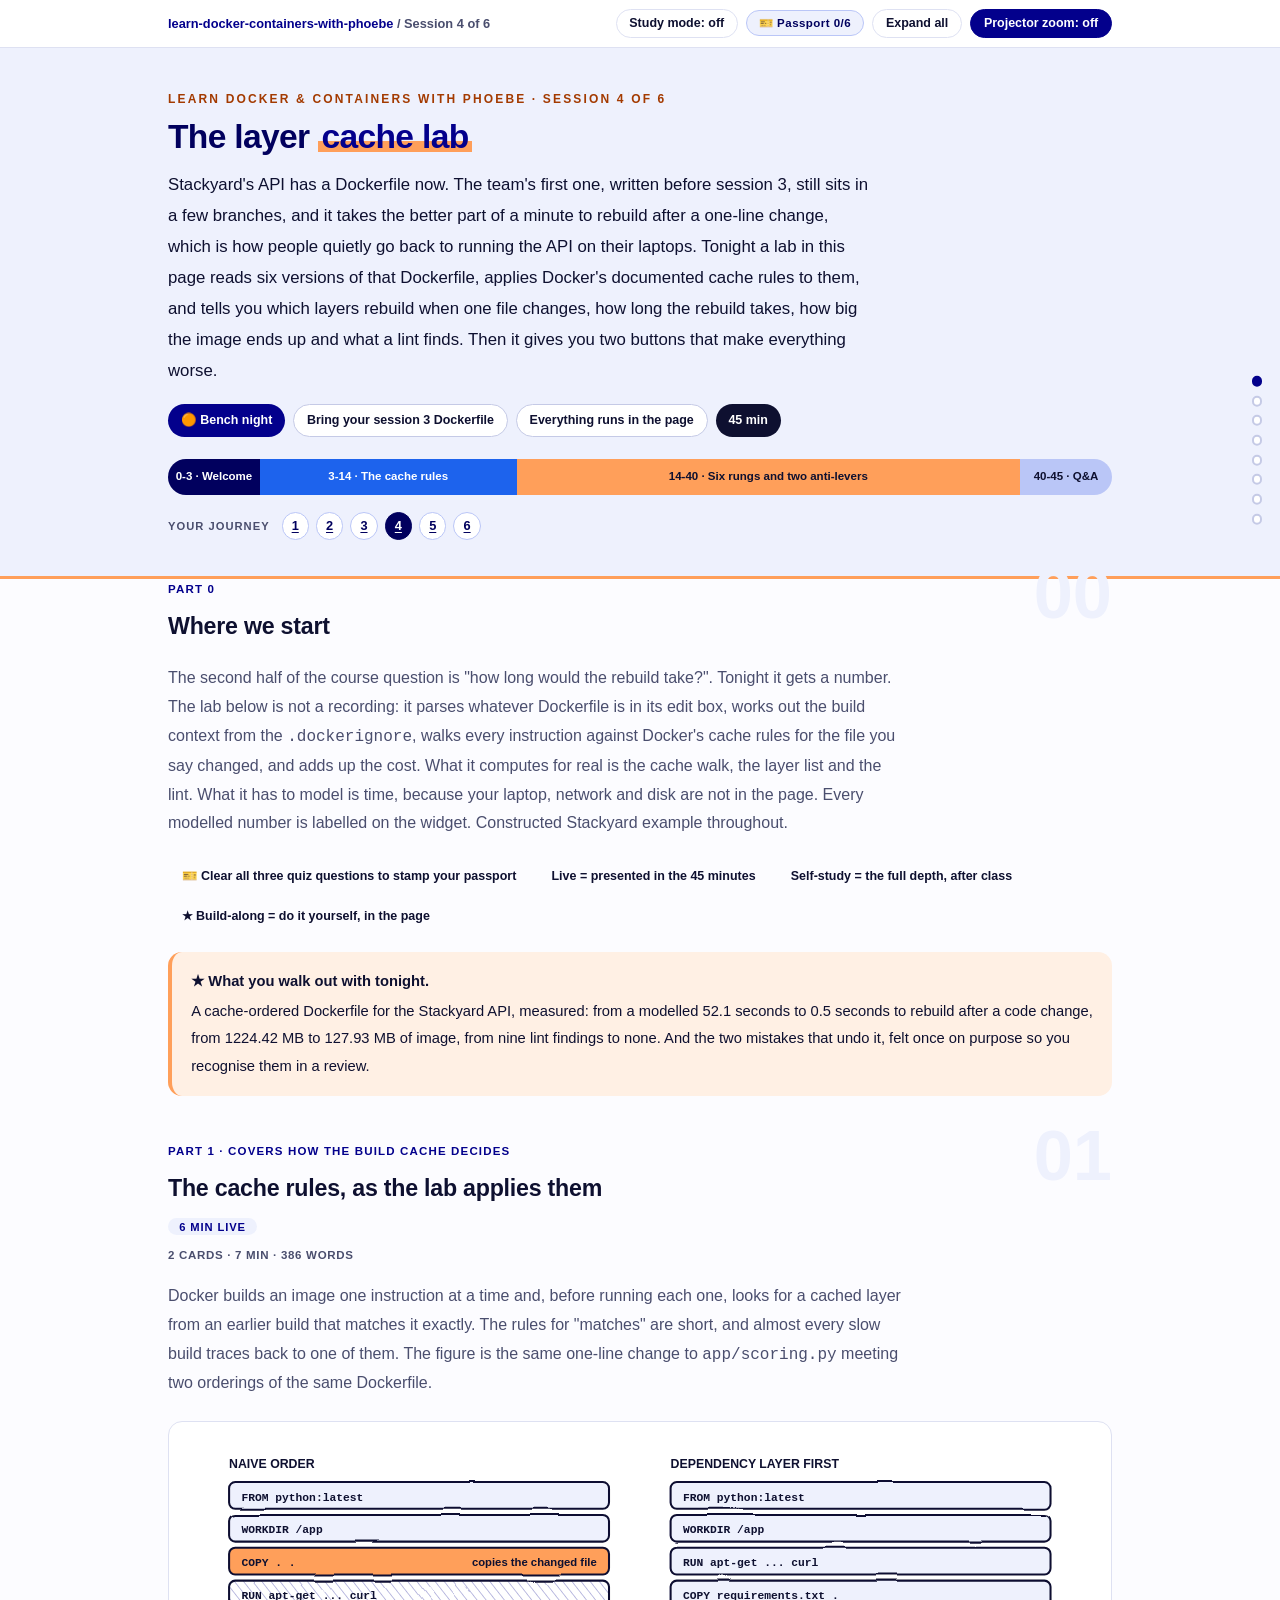
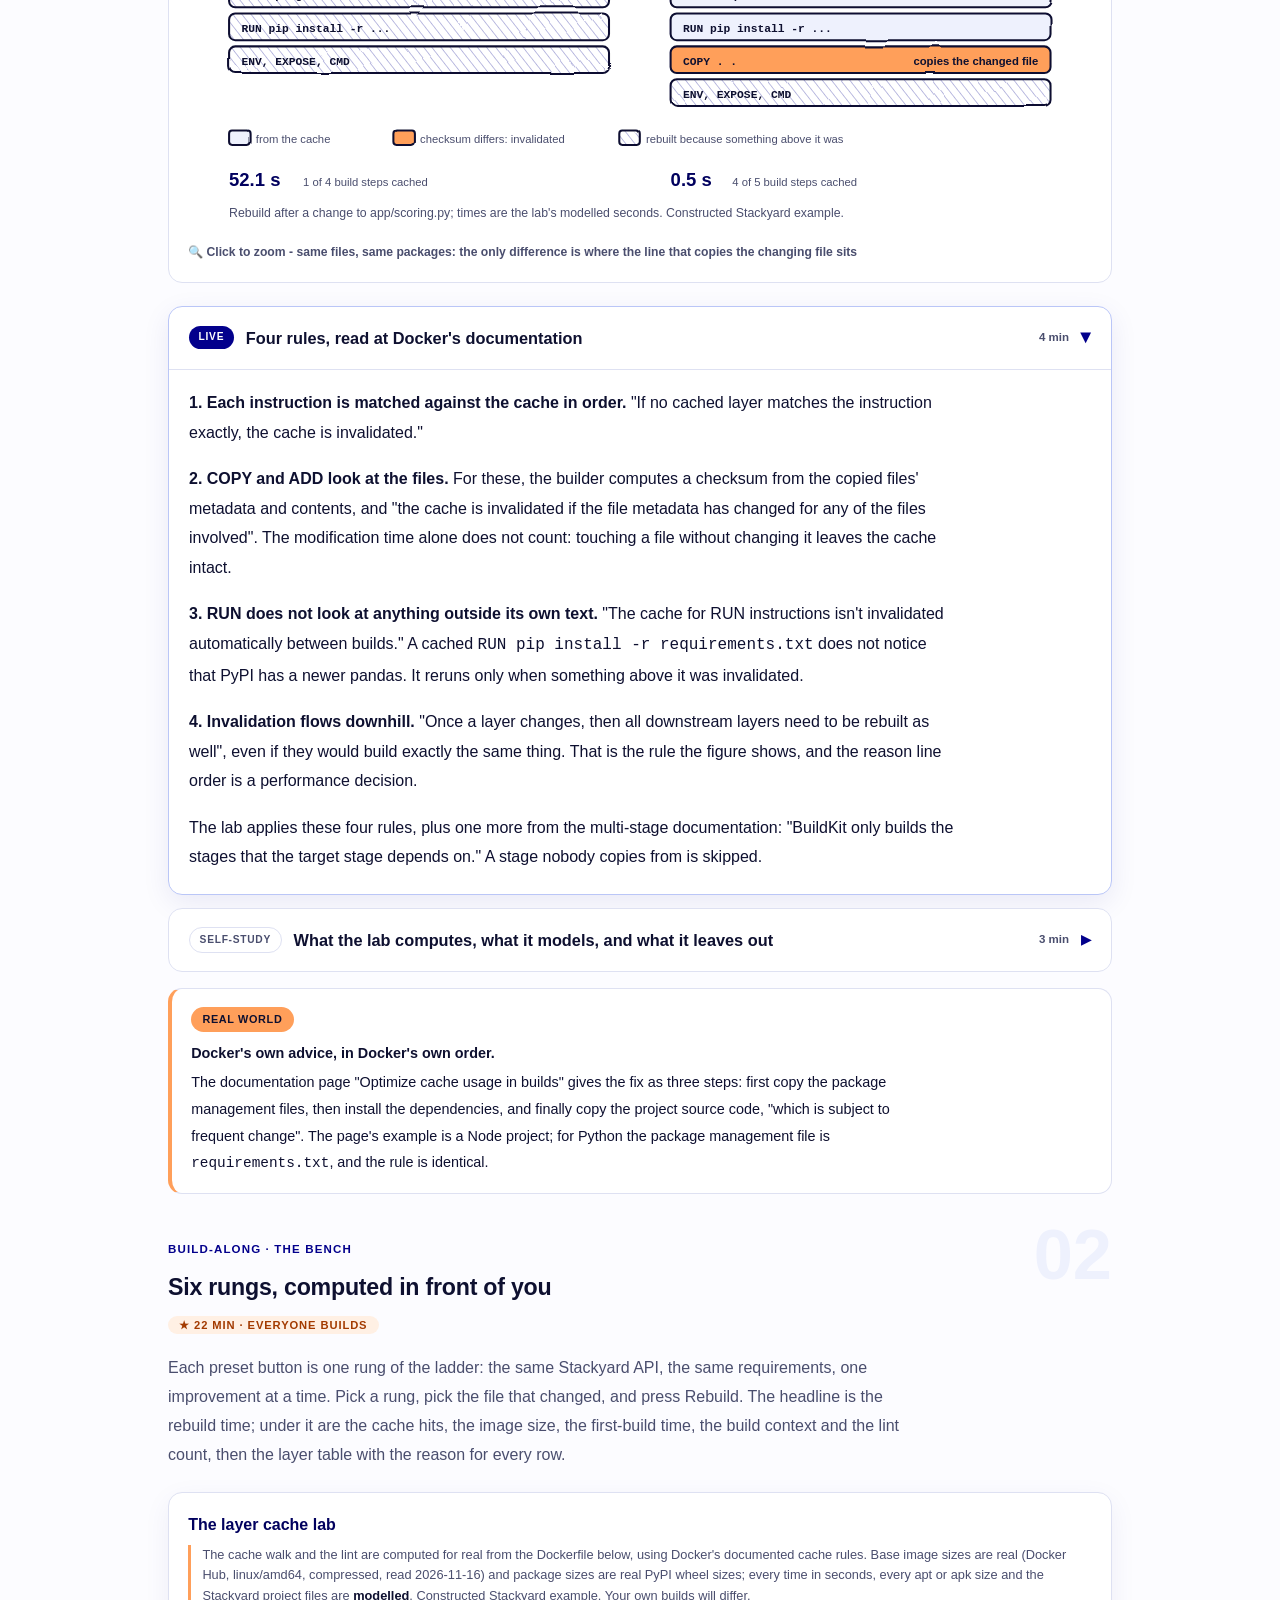
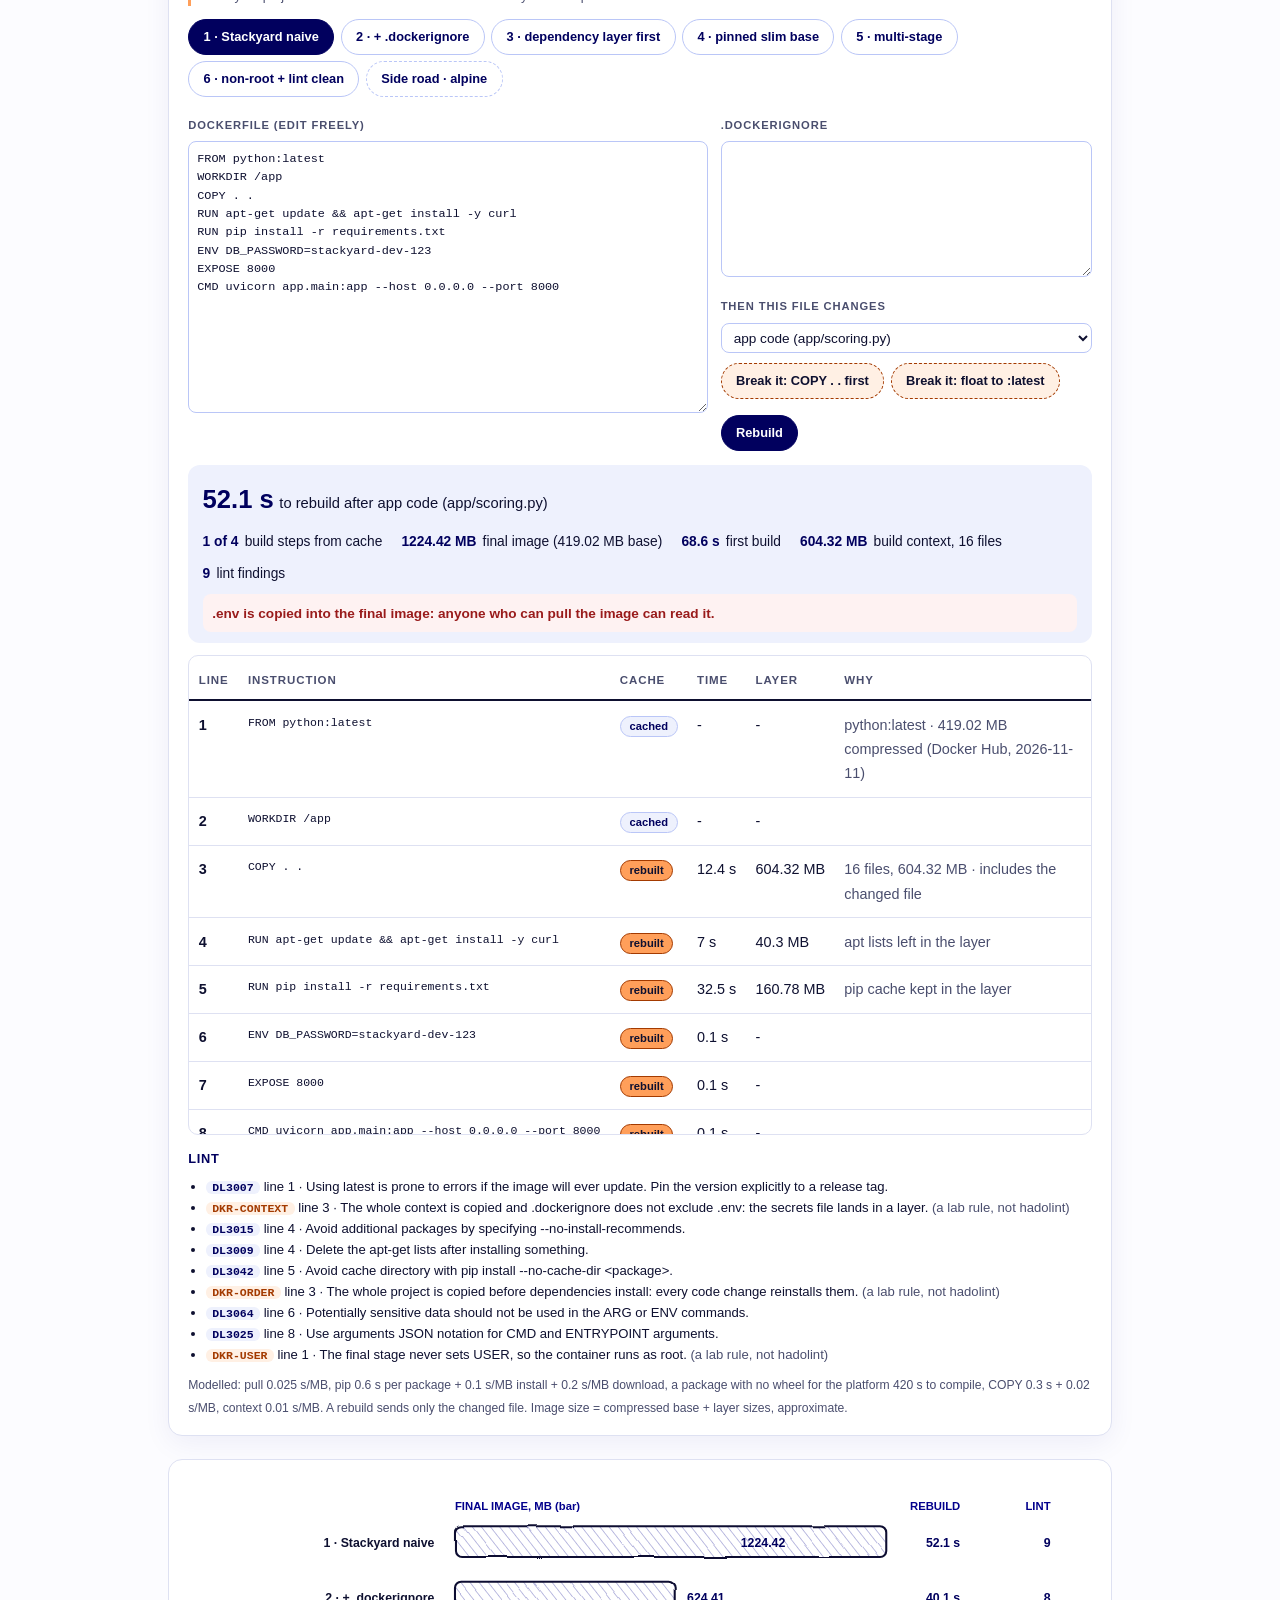
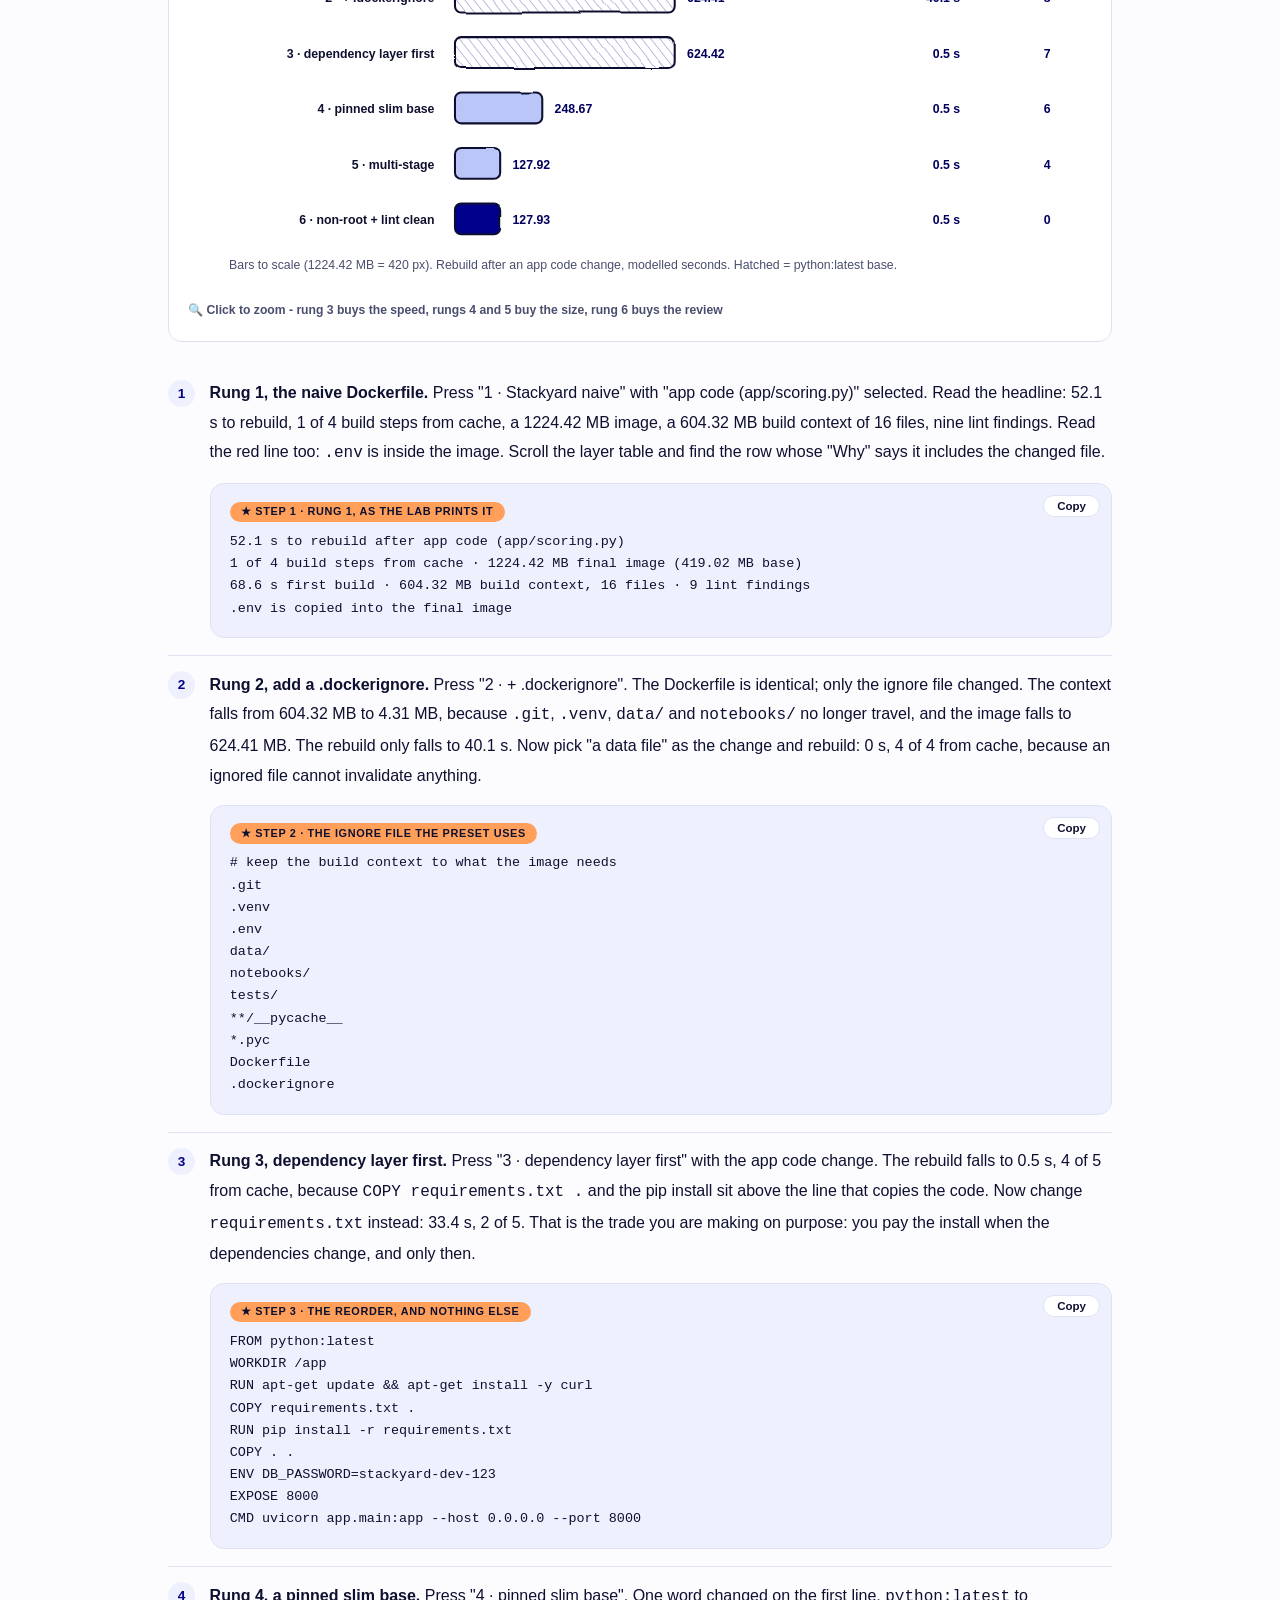
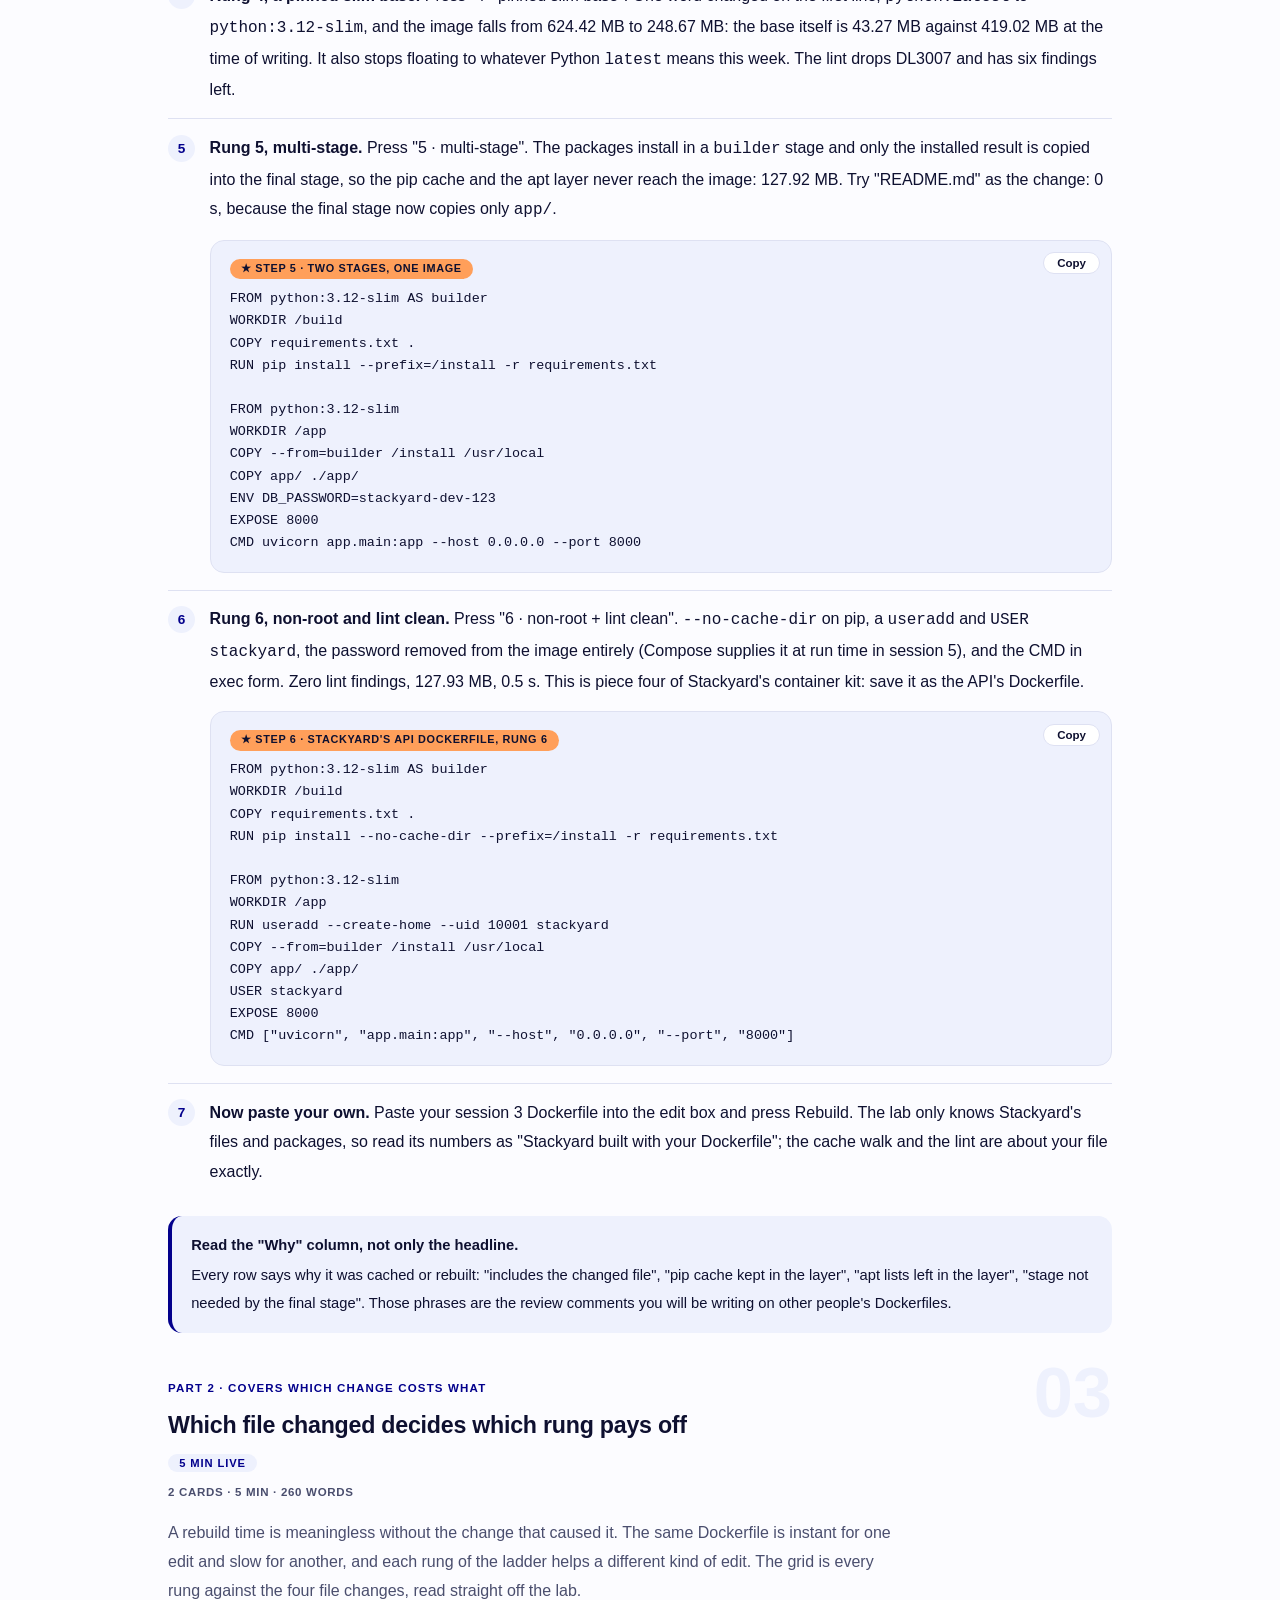
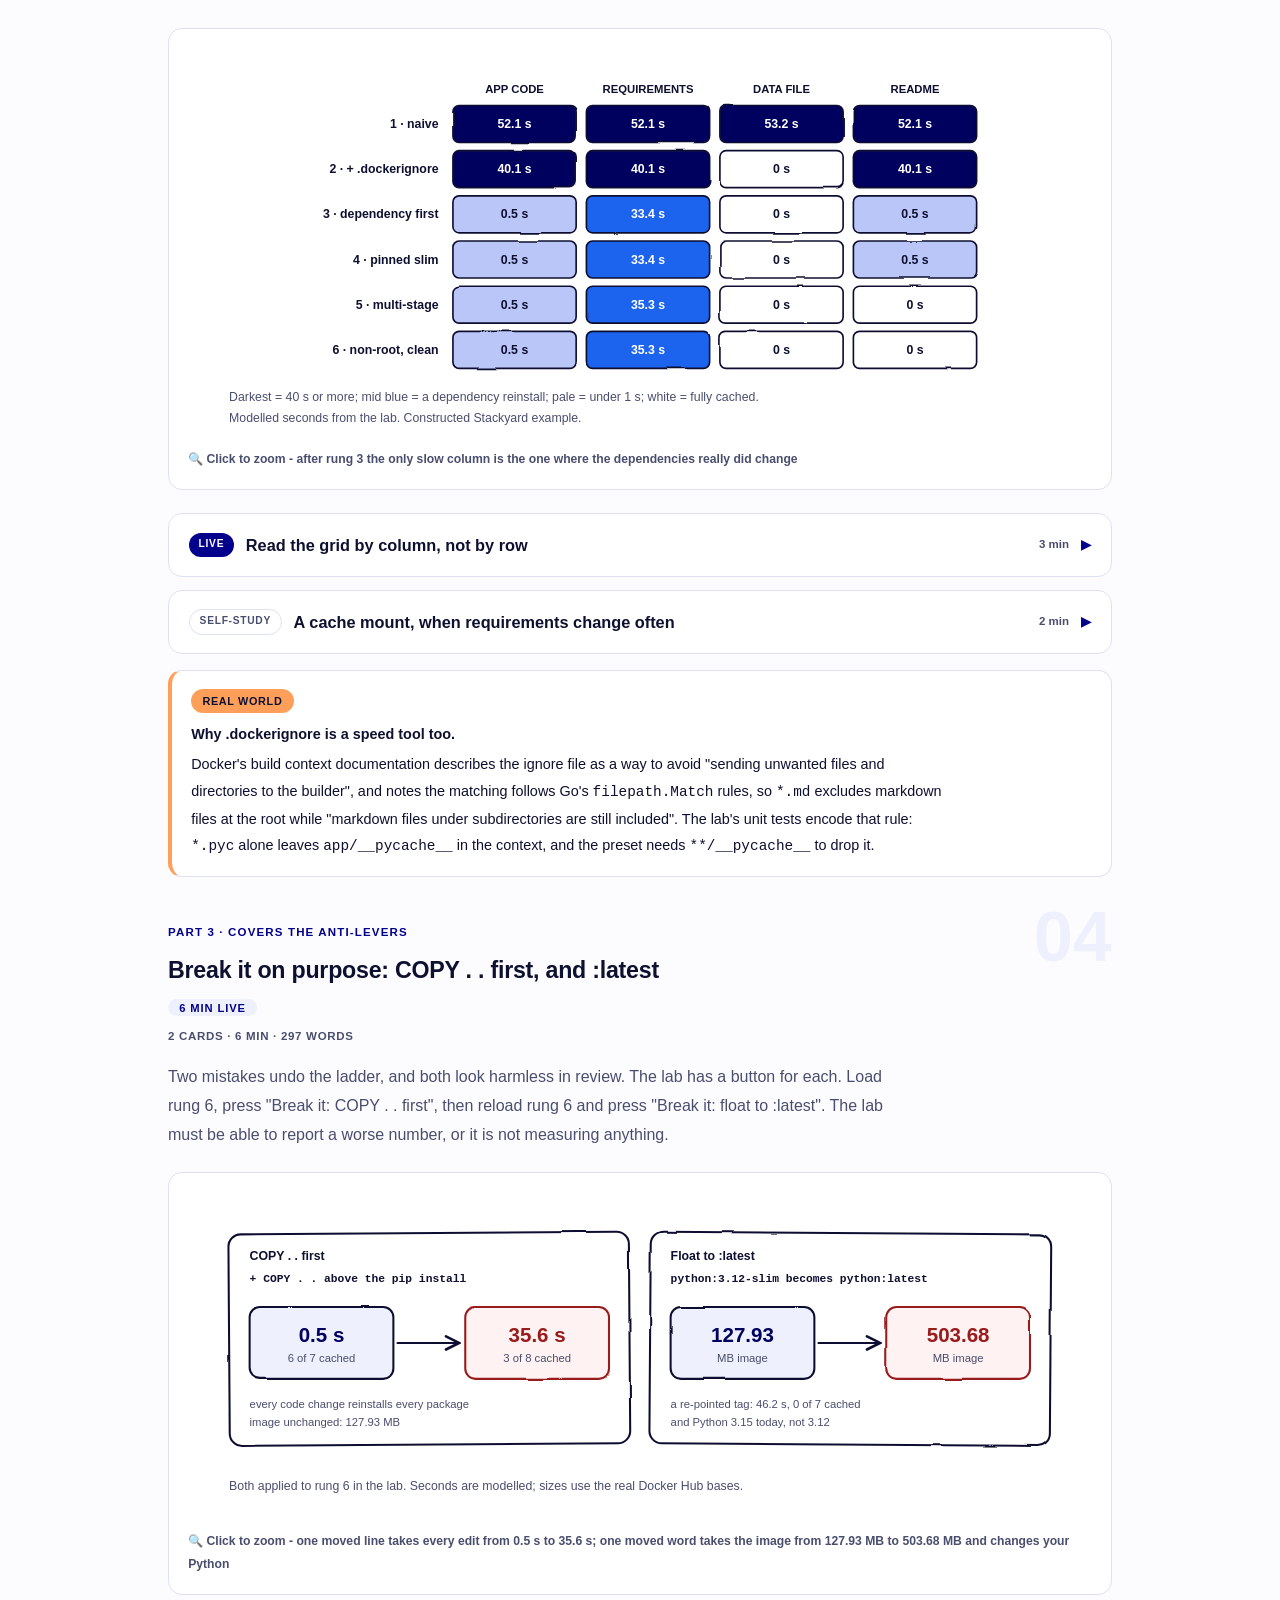
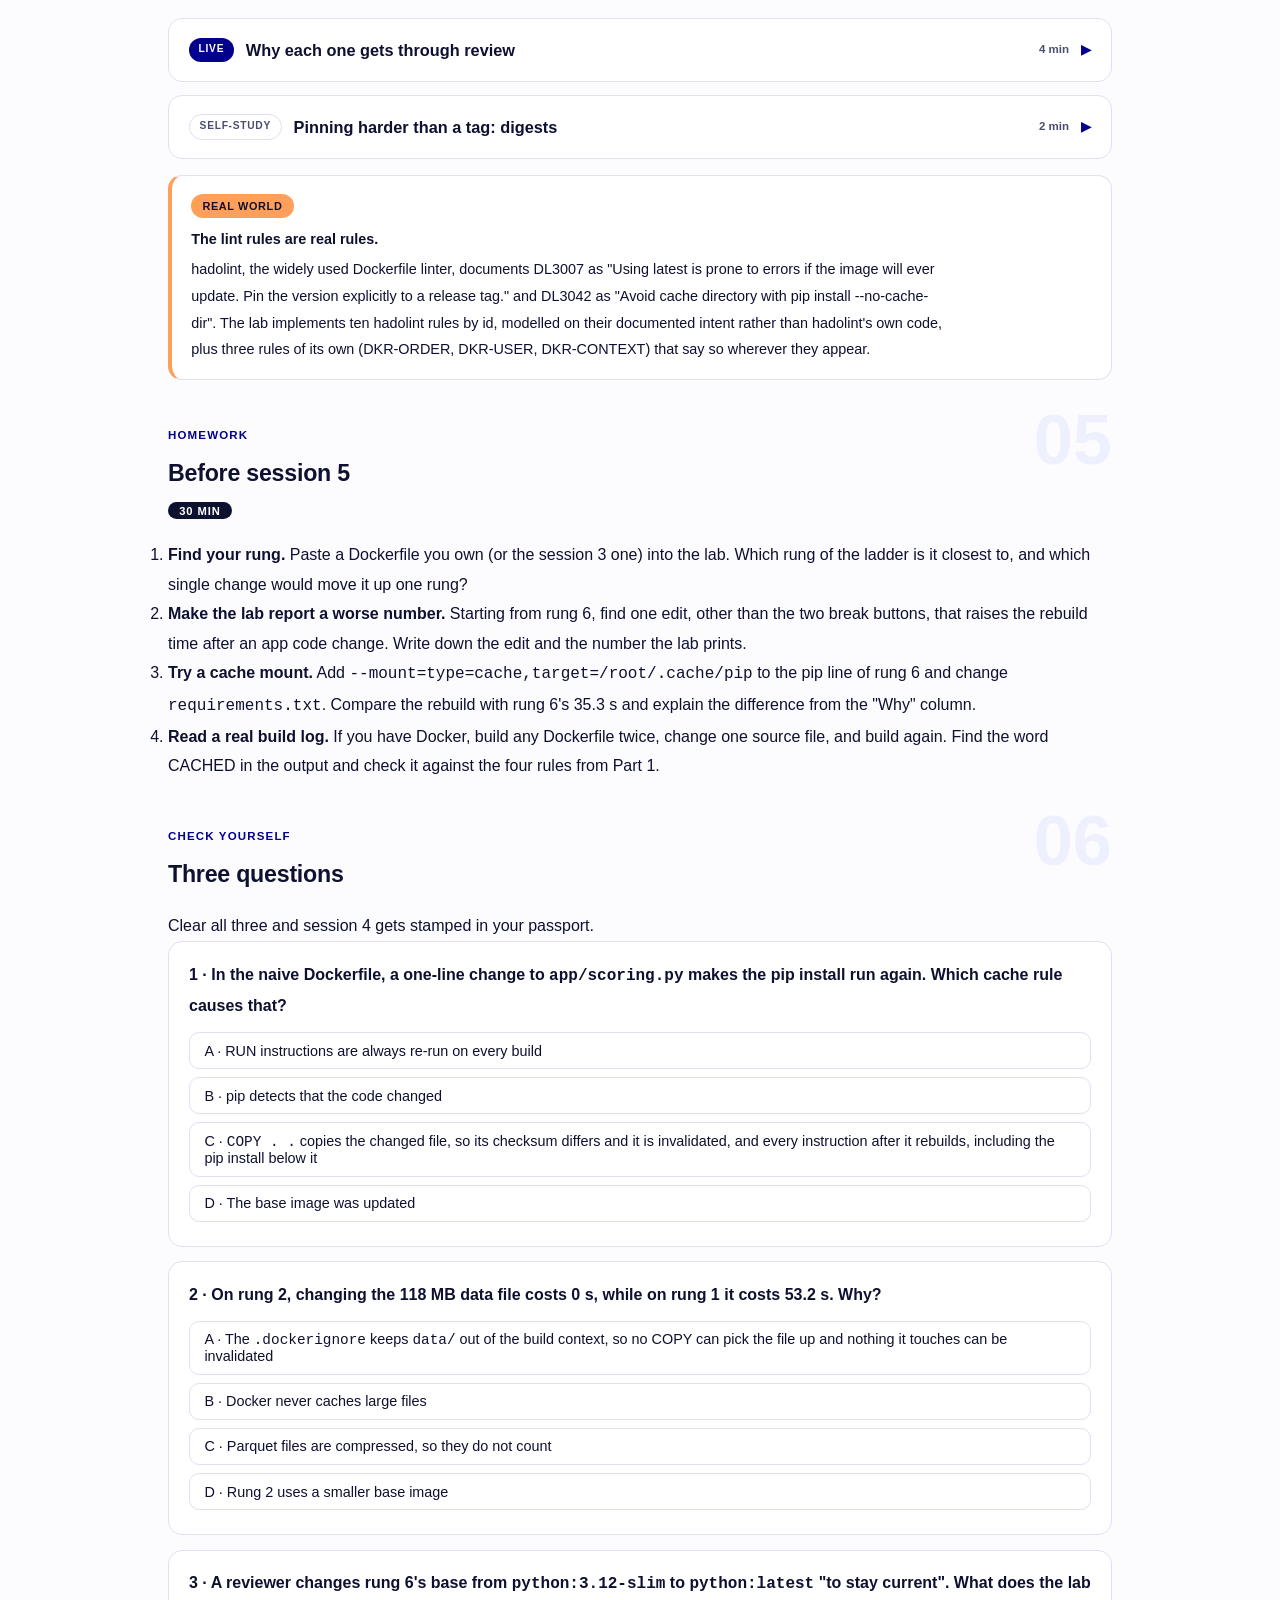
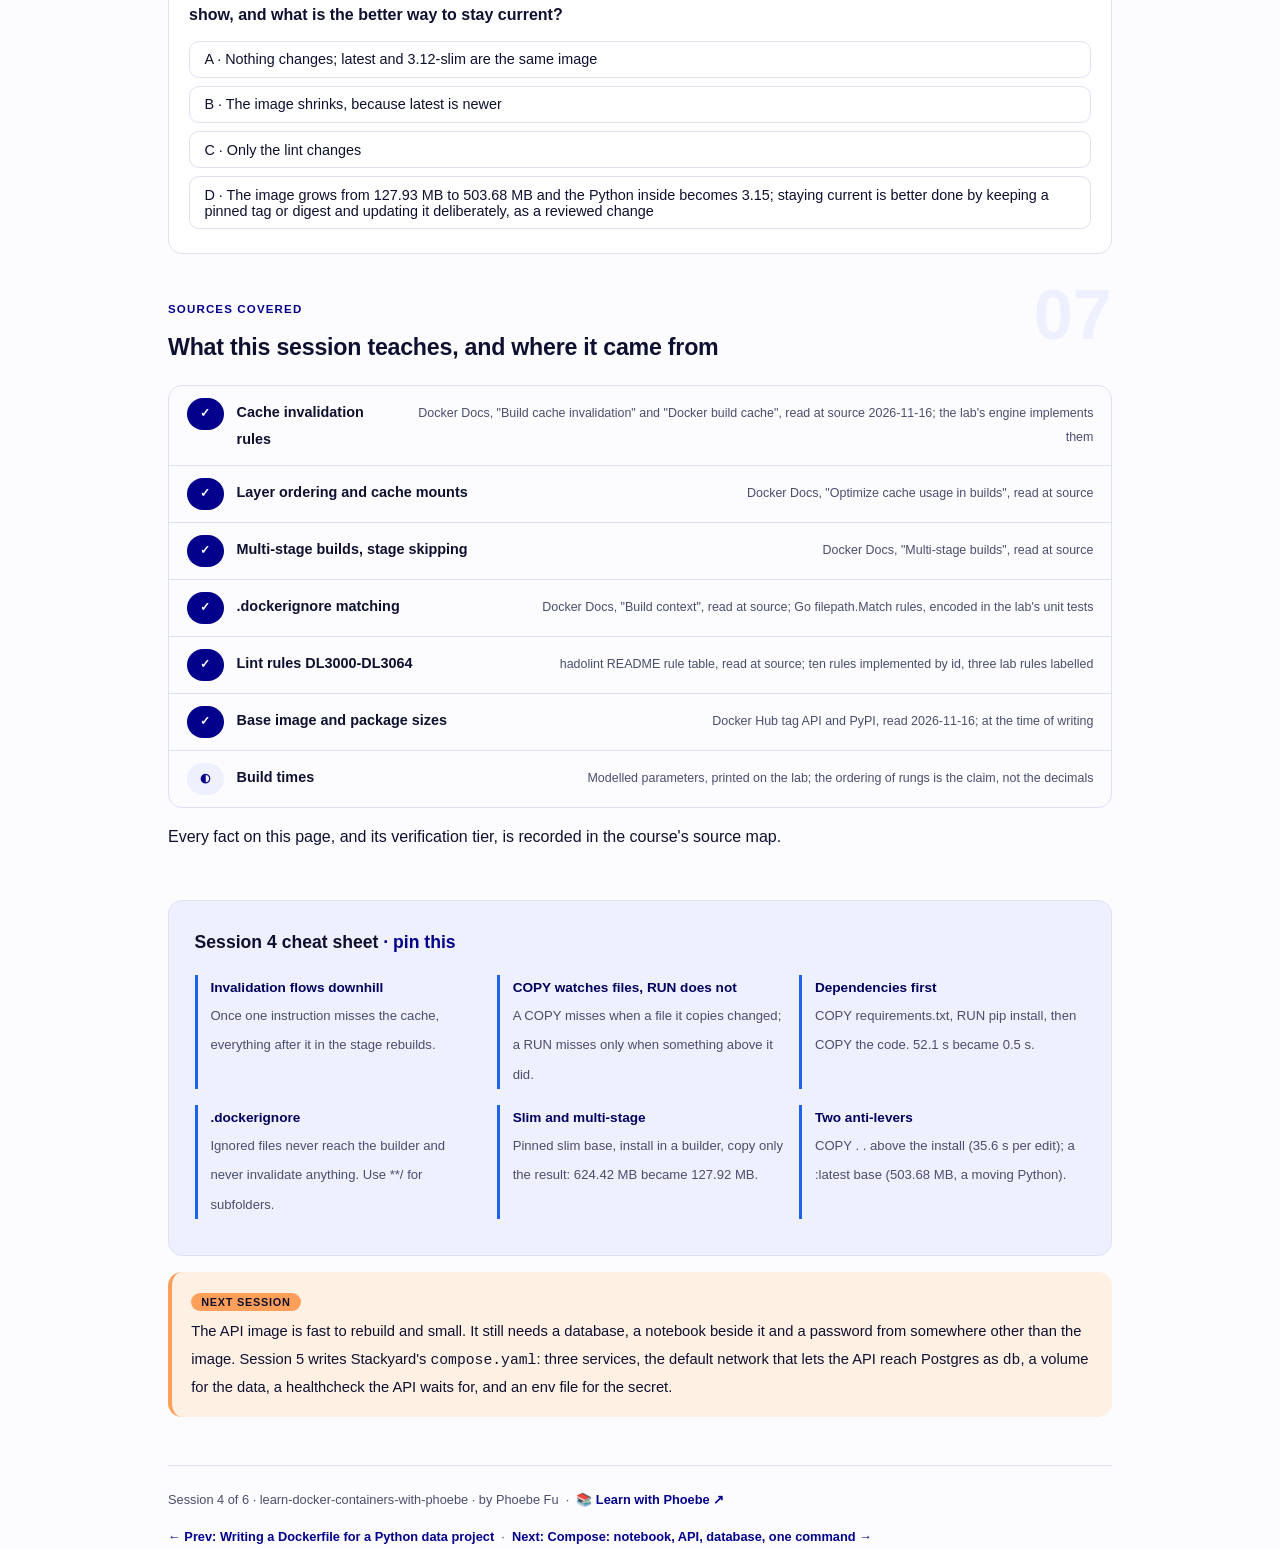
<file: courses/04-the-layer-cache-lab.html>
<!DOCTYPE html>
<html lang="en">
<head>
<meta charset="UTF-8">
<meta name="viewport" content="width=device-width, initial-scale=1.0">
<!-- social:start -->
<meta name="description" content="Session 4 of 6. A layer cache lab computed in the browser: edit a Dockerfile, change one file, and see which layers rebuild under Docker's documented cache rules, how long the rebuild takes, how big the image ends up and what a hadolint-style lint finds. Then break it on purpose.">
<meta property="og:type" content="article">
<meta property="og:site_name" content="Learn with Phoebe">
<meta property="og:title" content="The layer cache lab - learn docker containers with phoebe">
<meta property="og:description" content="Session 4 of 6. Six Dockerfiles for one Python API, one changed file, and the rebuild time falls from 52.1 s to 0.5 s. Then two anti-levers put it back.">
<meta property="og:url" content="https://phoebefu6.github.io/learn-docker-containers-with-phoebe/courses/04-the-layer-cache-lab.html">
<meta property="og:image" content="https://phoebefu6.github.io/learn-docker-containers-with-phoebe/assets/og-cover.png">
<meta property="og:image:width" content="1200">
<meta property="og:image:height" content="630">
<meta name="twitter:card" content="summary_large_image">
<meta name="twitter:title" content="The layer cache lab - learn docker containers with phoebe">
<meta name="twitter:description" content="Session 4 of 6. Docker's cache rules, computed in your browser on six Dockerfiles, with two break buttons.">
<meta name="twitter:image" content="https://phoebefu6.github.io/learn-docker-containers-with-phoebe/assets/og-cover.png">
<!-- social:end -->
<title>Session 4 · The layer cache lab - learn docker containers with phoebe</title>
<link rel="stylesheet" href="../assets/style.css?v=1">
</head>
<body>

<div class="toolbar">
  <div class="wrap">
    <span class="crumb"><a href="../index.html">learn-docker-containers-with-phoebe</a> / Session 4 of 6</span>
    <button class="btn" id="toggle-all" type="button">Expand all</button>
    <button class="btn primary" id="zoom-toggle" type="button">Projector zoom: off</button>
  </div>
</div>

<header class="masthead">
  <div class="wrap">
    <div class="eyebrow">Learn Docker &amp; Containers with Phoebe · Session 4 of 6</div>
    <h1>The layer <span class="accent">cache lab</span></h1>
    <p class="sub">Stackyard's API has a Dockerfile now. The team's first one, written before session 3, still sits in a few branches, and it takes the better part of a minute to rebuild after a one-line change, which is how people quietly go back to running the API on their laptops. Tonight a lab in this page reads six versions of that Dockerfile, applies Docker's documented cache rules to them, and tells you which layers rebuild when one file changes, how long the rebuild takes, how big the image ends up and what a lint finds. Then it gives you two buttons that make everything worse.</p>
    <div class="chip-row">
      <span class="chip level">🟠 Bench night</span>
      <span class="chip audience">Bring your session 3 Dockerfile</span>
      <span class="chip audience">Everything runs in the page</span>
      <span class="chip time">45 min</span>
    </div>
    <div class="agenda">
      <span class="a1" style="flex:1">0-3 · Welcome</span>
      <span class="a2" style="flex:3">3-14 · The cache rules</span>
      <span class="a3" style="flex:6">14-40 · Six rungs and two anti-levers</span>
      <span class="a4" style="flex:1">40-45 · Q&amp;A</span>
    </div>
  </div>
</header>

<main class="wrap">

  <section class="section" id="intro">
    <div class="section-kicker">
      <span class="klabel">Part 0</span>
      <h2>Where we start</h2>
    </div>
    <p class="lede">The second half of the course question is "how long would the rebuild take?". Tonight it gets a number. The lab below is not a recording: it parses whatever Dockerfile is in its edit box, works out the build context from the <code>.dockerignore</code>, walks every instruction against Docker's cache rules for the file you say changed, and adds up the cost. What it computes for real is the cache walk, the layer list and the lint. What it has to model is time, because your laptop, network and disk are not in the page. Every modelled number is labelled on the widget. Constructed Stackyard example throughout.</p>

    <div class="legend">
      <span class="pill">🎫 Clear all three quiz questions to stamp your passport</span>
      <span class="pill">Live = presented in the 45 minutes</span>
      <span class="pill">Self-study = the full depth, after class</span>
      <span class="pill">★ Build-along = do it yourself, in the page</span>
    </div>

    <div class="callout win">
      <p><strong>★ What you walk out with tonight.</strong> A cache-ordered Dockerfile for the Stackyard API, measured: from a modelled 52.1 seconds to 0.5 seconds to rebuild after a code change, from 1224.42 MB to 127.93 MB of image, from nine lint findings to none. And the two mistakes that undo it, felt once on purpose so you recognise them in a review.</p>
    </div>
  </section>

  <section class="section" id="part-1">
    <div class="section-kicker">
      <span class="klabel">Part 1 · covers how the build cache decides</span>
      <h2>The cache rules, as the lab applies them</h2>
      <span class="tag concept">6 min live</span>
    </div>
    <p class="lede">Docker builds an image one instruction at a time and, before running each one, looks for a cached layer from an earlier build that matches it exactly. The rules for "matches" are short, and almost every slow build traces back to one of them. The figure is the same one-line change to <code>app/scoring.py</code> meeting two orderings of the same Dockerfile.</p>

    <figure class="zoomable">
      <svg viewBox="0 0 880 380" xmlns="http://www.w3.org/2000/svg" role="img" aria-label="Two orderings of the Stackyard Dockerfile after a change to app/scoring.py. On the left, the naive order: FROM and WORKDIR come from the cache, then COPY . . copies the changed file, so its checksum differs and it is invalidated, and every instruction after it rebuilds, including the apt install and the pip install: 1 of 4 build steps cached, 52.1 seconds modelled. On the right, the dependency-first order: FROM, WORKDIR, the apt install, COPY requirements.txt and the pip install all come from the cache because none of them touches the changed file; only COPY . . and the metadata lines after it rebuild: 4 of 5 steps cached, 0.5 seconds modelled.">
        <defs>
          <filter id="s4aSk" x="-3%" y="-3%" width="106%" height="106%"><feTurbulence type="fractalNoise" baseFrequency="0.02" numOctaves="2" seed="17" result="n"/><feDisplacementMap in="SourceGraphic" in2="n" scale="2.4" xChannelSelector="R" yChannelSelector="G"/></filter>
          <pattern id="s4aHc" patternUnits="userSpaceOnUse" width="7" height="7" patternTransform="rotate(-38)"><line x1="0" y1="0" x2="0" y2="7" stroke="#03008C" stroke-width="1" opacity=".5"/></pattern>
        </defs>
        <style>
          .s4aH { font: 800 12px Inter, sans-serif; fill: #0E1030; }
          .s4aC { font: 600 11px ui-monospace, Menlo, monospace; fill: #0E1030; }
          .s4aS { font: 400 11px Inter, sans-serif; fill: #4A4E6E; }
          .s4aB { font: 800 11px Inter, sans-serif; fill: #0E1030; }
          .s4aA { font: 700 11px Inter, sans-serif; fill: #03008C; }
          .s4aV { font: 800 18px Inter, sans-serif; fill: #01005E; }
          .s4aN { font: 400 12px Inter, sans-serif; fill: #4A4E6E; }
        </style>

        <text class="s4aH" x="40" y="26">NAIVE ORDER</text>
        <text class="s4aH" x="470" y="26">DEPENDENCY LAYER FIRST</text>

        <g filter="url(#s4aSk)" fill="none" stroke="#0E1030" stroke-width="2" stroke-linecap="round" stroke-linejoin="round">
          <rect x="40" y="40" width="370" height="26" rx="6" fill="#EEF1FD"/>
          <rect x="40" y="72" width="370" height="26" rx="6" fill="#EEF1FD"/>
          <rect x="40" y="104" width="370" height="26" rx="6" fill="#FF9F5A"/>
          <rect x="40" y="136" width="370" height="26" rx="6" fill="url(#s4aHc)"/>
          <rect x="40" y="168" width="370" height="26" rx="6" fill="url(#s4aHc)"/>
          <rect x="40" y="200" width="370" height="26" rx="6" fill="url(#s4aHc)"/>

          <rect x="470" y="40" width="370" height="26" rx="6" fill="#EEF1FD"/>
          <rect x="470" y="72" width="370" height="26" rx="6" fill="#EEF1FD"/>
          <rect x="470" y="104" width="370" height="26" rx="6" fill="#EEF1FD"/>
          <rect x="470" y="136" width="370" height="26" rx="6" fill="#EEF1FD"/>
          <rect x="470" y="168" width="370" height="26" rx="6" fill="#EEF1FD"/>
          <rect x="470" y="200" width="370" height="26" rx="6" fill="#FF9F5A"/>
          <rect x="470" y="232" width="370" height="26" rx="6" fill="url(#s4aHc)"/>

          <rect x="40" y="282" width="20" height="14" rx="3" fill="#EEF1FD"/>
          <rect x="200" y="282" width="20" height="14" rx="3" fill="#FF9F5A"/>
          <rect x="420" y="282" width="20" height="14" rx="3" fill="url(#s4aHc)"/>
        </g>

        <text class="s4aC" x="52" y="58">FROM python:latest</text>
        <text class="s4aC" x="52" y="90">WORKDIR /app</text>
        <text class="s4aC" x="52" y="122">COPY . .</text>
        <text class="s4aB" x="398" y="122" text-anchor="end">copies the changed file</text>
        <text class="s4aC" x="52" y="154">RUN apt-get ... curl</text>
        <text class="s4aC" x="52" y="186">RUN pip install -r ...</text>
        <text class="s4aC" x="52" y="218">ENV, EXPOSE, CMD</text>

        <text class="s4aC" x="482" y="58">FROM python:latest</text>
        <text class="s4aC" x="482" y="90">WORKDIR /app</text>
        <text class="s4aC" x="482" y="122">RUN apt-get ... curl</text>
        <text class="s4aC" x="482" y="154">COPY requirements.txt .</text>
        <text class="s4aC" x="482" y="186">RUN pip install -r ...</text>
        <text class="s4aC" x="482" y="218">COPY . .</text>
        <text class="s4aB" x="828" y="218" text-anchor="end">copies the changed file</text>
        <text class="s4aC" x="482" y="250">ENV, EXPOSE, CMD</text>

        <text class="s4aS" x="66" y="294">from the cache</text>
        <text class="s4aS" x="226" y="294">checksum differs: invalidated</text>
        <text class="s4aS" x="446" y="294">rebuilt because something above it was</text>

        <text class="s4aV" x="40" y="336">52.1 s</text>
        <text class="s4aS" x="112" y="336">1 of 4 build steps cached</text>
        <text class="s4aV" x="470" y="336">0.5 s</text>
        <text class="s4aS" x="530" y="336">4 of 5 build steps cached</text>

        <text class="s4aN" x="40" y="366">Rebuild after a change to app/scoring.py; times are the lab's modelled seconds. Constructed Stackyard example.</text>
      </svg>
      <figcaption>🔍 Click to zoom - same files, same packages: the only difference is where the line that copies the changing file sits</figcaption>
    </figure>

    <details class="card" open>
      <summary><span class="mode live">Live</span>Four rules, read at Docker's documentation<span class="mini">4 min</span><span class="caret">▶</span></summary>
      <div class="body">
        <p><strong>1. Each instruction is matched against the cache in order.</strong> "If no cached layer matches the instruction exactly, the cache is invalidated."</p>
        <p><strong>2. COPY and ADD look at the files.</strong> For these, the builder computes a checksum from the copied files' metadata and contents, and "the cache is invalidated if the file metadata has changed for any of the files involved". The modification time alone does not count: touching a file without changing it leaves the cache intact.</p>
        <p><strong>3. RUN does not look at anything outside its own text.</strong> "The cache for RUN instructions isn't invalidated automatically between builds." A cached <code>RUN pip install -r requirements.txt</code> does not notice that PyPI has a newer pandas. It reruns only when something above it was invalidated.</p>
        <p><strong>4. Invalidation flows downhill.</strong> "Once a layer changes, then all downstream layers need to be rebuilt as well", even if they would build exactly the same thing. That is the rule the figure shows, and the reason line order is a performance decision.</p>
        <p>The lab applies these four rules, plus one more from the multi-stage documentation: "BuildKit only builds the stages that the target stage depends on." A stage nobody copies from is skipped.</p>
      </div>
    </details>

    <details class="card">
      <summary><span class="mode self">Self-study</span>What the lab computes, what it models, and what it leaves out<span class="mini">3 min</span><span class="caret">▶</span></summary>
      <div class="body">
        <p><strong>Computed for real:</strong> the parse of the Dockerfile (instructions, line continuations, stages, <code>COPY --from</code>), the build context after <code>.dockerignore</code> (Go-style globs, <code>**</code>, <code>!</code> exceptions, last match wins, as Docker documents them), which files each COPY picks up, the cache walk for the changed file, the layer list, and thirteen lint rules, each with a unit test that fires it and one that passes.</p>
        <p><strong>Real, read at source:</strong> the base image sizes (Docker Hub, linux/amd64, compressed, read 2026-11-16) and the Python package sizes (PyPI wheel files for Python 3.12 on x86_64, read the same day). Image size is the compressed base plus the layer sizes, so treat it as approximate.</p>
        <p><strong>Modelled, printed under the widget:</strong> every time in seconds, every apt and apk package size, and the Stackyard project files. A rebuild re-sends only the changed file, as BuildKit's incremental context transfer does. Your own builds will differ; the ordering of the rungs is the claim, not the decimals.</p>
        <p><strong>Left out:</strong> remote builders, cache exported to a registry, <code>ARG</code> values changing between builds, a changed instruction text (the lab changes files, not the Dockerfile), and anything about the network.</p>
      </div>
    </details>

    <div class="callout example">
      <span class="ex-pill">Real world</span>
      <p><strong>Docker's own advice, in Docker's own order.</strong> The documentation page "Optimize cache usage in builds" gives the fix as three steps: first copy the package management files, then install the dependencies, and finally copy the project source code, "which is subject to frequent change". The page's example is a Node project; for Python the package management file is <code>requirements.txt</code>, and the rule is identical.</p>
    </div>
  </section>

  <section class="section" id="bench">
    <div class="section-kicker">
      <span class="klabel">Build-along · the bench</span>
      <h2>Six rungs, computed in front of you</h2>
      <span class="tag demo">★ 22 min · everyone builds</span>
    </div>
    <p class="lede">Each preset button is one rung of the ladder: the same Stackyard API, the same requirements, one improvement at a time. Pick a rung, pick the file that changed, and press Rebuild. The headline is the rebuild time; under it are the cache hits, the image size, the first-build time, the build context and the lint count, then the layer table with the reason for every row.</p>

    <div class="dkr-bench" id="dkr-main" data-preset="naive" data-change="code"></div>

    <figure class="zoomable">
      <svg viewBox="0 0 880 400" xmlns="http://www.w3.org/2000/svg" role="img" aria-label="The ladder, as the lab prints it. Final image size in MB and rebuild seconds after an app code change, per rung. Naive: 1224.42 MB, 52.1 s, 9 lint findings. Plus .dockerignore: 624.41 MB, 40.1 s, 8. Dependency layer first: 624.42 MB, 0.5 s, 7. Pinned slim base: 248.67 MB, 0.5 s, 6. Multi-stage: 127.92 MB, 0.5 s, 4. Non-root and lint clean: 127.93 MB, 0.5 s, 0.">
        <defs>
          <filter id="s4bSk" x="-3%" y="-3%" width="106%" height="106%"><feTurbulence type="fractalNoise" baseFrequency="0.02" numOctaves="2" seed="29" result="n"/><feDisplacementMap in="SourceGraphic" in2="n" scale="2.4" xChannelSelector="R" yChannelSelector="G"/></filter>
          <pattern id="s4bHc" patternUnits="userSpaceOnUse" width="7" height="7" patternTransform="rotate(-38)"><line x1="0" y1="0" x2="0" y2="7" stroke="#03008C" stroke-width="1" opacity=".5"/></pattern>
        </defs>
        <style>
          .s4bH { font: 800 12px Inter, sans-serif; fill: #0E1030; }
          .s4bL { font: 600 12px Inter, sans-serif; fill: #0E1030; }
          .s4bS { font: 400 11px Inter, sans-serif; fill: #4A4E6E; }
          .s4bV { font: 800 12px Inter, sans-serif; fill: #01005E; }
          .s4bW { font: 800 12px Inter, sans-serif; fill: #FFFFFF; }
          .s4bA { font: 700 11px Inter, sans-serif; fill: #03008C; }
          .s4bN { font: 400 12px Inter, sans-serif; fill: #4A4E6E; }
        </style>

        <text class="s4bA" x="260" y="30">FINAL IMAGE, MB (bar)</text>
        <text class="s4bA" x="752" y="30" text-anchor="end">REBUILD</text>
        <text class="s4bA" x="840" y="30" text-anchor="end">LINT</text>

        <g filter="url(#s4bSk)" fill="none" stroke="#0E1030" stroke-width="2" stroke-linecap="round" stroke-linejoin="round">
          <rect x="260" y="46" width="420" height="30" rx="6" fill="url(#s4bHc)"/>
          <rect x="260" y="100" width="214" height="30" rx="6" fill="url(#s4bHc)"/>
          <rect x="260" y="154" width="214" height="30" rx="6" fill="url(#s4bHc)"/>
          <rect x="260" y="208" width="85" height="30" rx="6" fill="#BAC6F7"/>
          <rect x="260" y="262" width="44" height="30" rx="6" fill="#BAC6F7"/>
          <rect x="260" y="316" width="44" height="30" rx="6" fill="#03008C"/>
        </g>

        <text class="s4bL" x="240" y="66" text-anchor="end">1 · Stackyard naive</text>
        <text class="s4bL" x="240" y="120" text-anchor="end">2 · + .dockerignore</text>
        <text class="s4bL" x="240" y="174" text-anchor="end">3 · dependency layer first</text>
        <text class="s4bL" x="240" y="228" text-anchor="end">4 · pinned slim base</text>
        <text class="s4bL" x="240" y="282" text-anchor="end">5 · multi-stage</text>
        <text class="s4bL" x="240" y="336" text-anchor="end">6 · non-root + lint clean</text>

        <text class="s4bV" x="560" y="66" text-anchor="middle">1224.42</text>
        <text class="s4bV" x="486" y="120">624.41</text>
        <text class="s4bV" x="486" y="174">624.42</text>
        <text class="s4bV" x="357" y="228">248.67</text>
        <text class="s4bV" x="316" y="282">127.92</text>
        <text class="s4bV" x="316" y="336">127.93</text>

        <text class="s4bV" x="752" y="66" text-anchor="end">52.1 s</text>
        <text class="s4bV" x="752" y="120" text-anchor="end">40.1 s</text>
        <text class="s4bV" x="752" y="174" text-anchor="end">0.5 s</text>
        <text class="s4bV" x="752" y="228" text-anchor="end">0.5 s</text>
        <text class="s4bV" x="752" y="282" text-anchor="end">0.5 s</text>
        <text class="s4bV" x="752" y="336" text-anchor="end">0.5 s</text>

        <text class="s4bV" x="840" y="66" text-anchor="end">9</text>
        <text class="s4bV" x="840" y="120" text-anchor="end">8</text>
        <text class="s4bV" x="840" y="174" text-anchor="end">7</text>
        <text class="s4bV" x="840" y="228" text-anchor="end">6</text>
        <text class="s4bV" x="840" y="282" text-anchor="end">4</text>
        <text class="s4bV" x="840" y="336" text-anchor="end">0</text>

        <text class="s4bN" x="40" y="380">Bars to scale (1224.42 MB = 420 px). Rebuild after an app code change, modelled seconds. Hatched = python:latest base.</text>
      </svg>
      <figcaption>🔍 Click to zoom - rung 3 buys the speed, rungs 4 and 5 buy the size, rung 6 buys the review</figcaption>
    </figure>

    <div class="steps">
      <div class="step">
        <p><strong>Rung 1, the naive Dockerfile.</strong> Press "1 · Stackyard naive" with "app code (app/scoring.py)" selected. Read the headline: 52.1 s to rebuild, 1 of 4 build steps from cache, a 1224.42 MB image, a 604.32 MB build context of 16 files, nine lint findings. Read the red line too: <code>.env</code> is inside the image. Scroll the layer table and find the row whose "Why" says it includes the changed file.</p>
        <div class="prompt-box good"><span class="label">★ Step 1 · rung 1, as the lab prints it</span>52.1 s to rebuild after app code (app/scoring.py)
1 of 4 build steps from cache · 1224.42 MB final image (419.02 MB base)
68.6 s first build · 604.32 MB build context, 16 files · 9 lint findings
.env is copied into the final image</div>
      </div>
      <div class="step">
        <p><strong>Rung 2, add a .dockerignore.</strong> Press "2 · + .dockerignore". The Dockerfile is identical; only the ignore file changed. The context falls from 604.32 MB to 4.31 MB, because <code>.git</code>, <code>.venv</code>, <code>data/</code> and <code>notebooks/</code> no longer travel, and the image falls to 624.41 MB. The rebuild only falls to 40.1 s. Now pick "a data file" as the change and rebuild: 0 s, 4 of 4 from cache, because an ignored file cannot invalidate anything.</p>
        <div class="prompt-box good"><span class="label">★ Step 2 · the ignore file the preset uses</span># keep the build context to what the image needs
.git
.venv
.env
data/
notebooks/
tests/
**/__pycache__
*.pyc
Dockerfile
.dockerignore</div>
      </div>
      <div class="step">
        <p><strong>Rung 3, dependency layer first.</strong> Press "3 · dependency layer first" with the app code change. The rebuild falls to 0.5 s, 4 of 5 from cache, because <code>COPY requirements.txt .</code> and the pip install sit above the line that copies the code. Now change <code>requirements.txt</code> instead: 33.4 s, 2 of 5. That is the trade you are making on purpose: you pay the install when the dependencies change, and only then.</p>
        <div class="prompt-box good"><span class="label">★ Step 3 · the reorder, and nothing else</span>FROM python:latest
WORKDIR /app
RUN apt-get update &amp;&amp; apt-get install -y curl
COPY requirements.txt .
RUN pip install -r requirements.txt
COPY . .
ENV DB_PASSWORD=stackyard-dev-123
EXPOSE 8000
CMD uvicorn app.main:app --host 0.0.0.0 --port 8000</div>
      </div>
      <div class="step">
        <p><strong>Rung 4, a pinned slim base.</strong> Press "4 · pinned slim base". One word changed on the first line, <code>python:latest</code> to <code>python:3.12-slim</code>, and the image falls from 624.42 MB to 248.67 MB: the base itself is 43.27 MB against 419.02 MB at the time of writing. It also stops floating to whatever Python <code>latest</code> means this week. The lint drops DL3007 and has six findings left.</p>
      </div>
      <div class="step">
        <p><strong>Rung 5, multi-stage.</strong> Press "5 · multi-stage". The packages install in a <code>builder</code> stage and only the installed result is copied into the final stage, so the pip cache and the apt layer never reach the image: 127.92 MB. Try "README.md" as the change: 0 s, because the final stage now copies only <code>app/</code>.</p>
        <div class="prompt-box good"><span class="label">★ Step 5 · two stages, one image</span>FROM python:3.12-slim AS builder
WORKDIR /build
COPY requirements.txt .
RUN pip install --prefix=/install -r requirements.txt

FROM python:3.12-slim
WORKDIR /app
COPY --from=builder /install /usr/local
COPY app/ ./app/
ENV DB_PASSWORD=stackyard-dev-123
EXPOSE 8000
CMD uvicorn app.main:app --host 0.0.0.0 --port 8000</div>
      </div>
      <div class="step">
        <p><strong>Rung 6, non-root and lint clean.</strong> Press "6 · non-root + lint clean". <code>--no-cache-dir</code> on pip, a <code>useradd</code> and <code>USER stackyard</code>, the password removed from the image entirely (Compose supplies it at run time in session 5), and the CMD in exec form. Zero lint findings, 127.93 MB, 0.5 s. This is piece four of Stackyard's container kit: save it as the API's Dockerfile.</p>
        <div class="prompt-box good"><span class="label">★ Step 6 · Stackyard's API Dockerfile, rung 6</span>FROM python:3.12-slim AS builder
WORKDIR /build
COPY requirements.txt .
RUN pip install --no-cache-dir --prefix=/install -r requirements.txt

FROM python:3.12-slim
WORKDIR /app
RUN useradd --create-home --uid 10001 stackyard
COPY --from=builder /install /usr/local
COPY app/ ./app/
USER stackyard
EXPOSE 8000
CMD ["uvicorn", "app.main:app", "--host", "0.0.0.0", "--port", "8000"]</div>
      </div>
      <div class="step">
        <p><strong>Now paste your own.</strong> Paste your session 3 Dockerfile into the edit box and press Rebuild. The lab only knows Stackyard's files and packages, so read its numbers as "Stackyard built with your Dockerfile"; the cache walk and the lint are about your file exactly.</p>
      </div>
    </div>

    <div class="callout tip">
      <p><strong>Read the "Why" column, not only the headline.</strong> Every row says why it was cached or rebuilt: "includes the changed file", "pip cache kept in the layer", "apt lists left in the layer", "stage not needed by the final stage". Those phrases are the review comments you will be writing on other people's Dockerfiles.</p>
    </div>
  </section>

  <section class="section" id="part-2">
    <div class="section-kicker">
      <span class="klabel">Part 2 · covers which change costs what</span>
      <h2>Which file changed decides which rung pays off</h2>
      <span class="tag concept">5 min live</span>
    </div>
    <p class="lede">A rebuild time is meaningless without the change that caused it. The same Dockerfile is instant for one edit and slow for another, and each rung of the ladder helps a different kind of edit. The grid is every rung against the four file changes, read straight off the lab.</p>

    <figure class="zoomable">
      <svg viewBox="0 0 880 380" xmlns="http://www.w3.org/2000/svg" role="img" aria-label="Rebuild seconds, modelled, for six rungs against four file changes. Naive: code 52.1, requirements 52.1, data file 53.2, README 52.1. Plus .dockerignore: 40.1, 40.1, 0, 40.1. Dependency layer first: 0.5, 33.4, 0, 0.5. Pinned slim base: 0.5, 33.4, 0, 0.5. Multi-stage: 0.5, 35.3, 0, 0. Non-root and lint clean: 0.5, 35.3, 0, 0.">
        <defs>
          <filter id="s4cSk" x="-3%" y="-3%" width="106%" height="106%"><feTurbulence type="fractalNoise" baseFrequency="0.02" numOctaves="2" seed="31" result="n"/><feDisplacementMap in="SourceGraphic" in2="n" scale="2.4" xChannelSelector="R" yChannelSelector="G"/></filter>
        </defs>
        <style>
          .s4cH { font: 800 11px Inter, sans-serif; fill: #0E1030; }
          .s4cL { font: 600 12px Inter, sans-serif; fill: #0E1030; }
          .s4cW { font: 800 12px Inter, sans-serif; fill: #FFFFFF; }
          .s4cK { font: 800 12px Inter, sans-serif; fill: #0E1030; }
          .s4cS { font: 400 11px Inter, sans-serif; fill: #4A4E6E; }
          .s4cN { font: 400 12px Inter, sans-serif; fill: #4A4E6E; }
        </style>

        <text class="s4cH" x="318" y="44" text-anchor="middle">APP CODE</text>
        <text class="s4cH" x="448" y="44" text-anchor="middle">REQUIREMENTS</text>
        <text class="s4cH" x="578" y="44" text-anchor="middle">DATA FILE</text>
        <text class="s4cH" x="708" y="44" text-anchor="middle">README</text>

        <g filter="url(#s4cSk)" fill="none" stroke="#0E1030" stroke-width="1.6" stroke-linecap="round" stroke-linejoin="round">
          <rect x="258" y="56" width="120" height="36" rx="6" fill="#01005E"/>
          <rect x="388" y="56" width="120" height="36" rx="6" fill="#01005E"/>
          <rect x="518" y="56" width="120" height="36" rx="6" fill="#01005E"/>
          <rect x="648" y="56" width="120" height="36" rx="6" fill="#01005E"/>

          <rect x="258" y="100" width="120" height="36" rx="6" fill="#01005E"/>
          <rect x="388" y="100" width="120" height="36" rx="6" fill="#01005E"/>
          <rect x="518" y="100" width="120" height="36" rx="6" fill="#FFFFFF"/>
          <rect x="648" y="100" width="120" height="36" rx="6" fill="#01005E"/>

          <rect x="258" y="144" width="120" height="36" rx="6" fill="#BAC6F7"/>
          <rect x="388" y="144" width="120" height="36" rx="6" fill="#1D63ED"/>
          <rect x="518" y="144" width="120" height="36" rx="6" fill="#FFFFFF"/>
          <rect x="648" y="144" width="120" height="36" rx="6" fill="#BAC6F7"/>

          <rect x="258" y="188" width="120" height="36" rx="6" fill="#BAC6F7"/>
          <rect x="388" y="188" width="120" height="36" rx="6" fill="#1D63ED"/>
          <rect x="518" y="188" width="120" height="36" rx="6" fill="#FFFFFF"/>
          <rect x="648" y="188" width="120" height="36" rx="6" fill="#BAC6F7"/>

          <rect x="258" y="232" width="120" height="36" rx="6" fill="#BAC6F7"/>
          <rect x="388" y="232" width="120" height="36" rx="6" fill="#1D63ED"/>
          <rect x="518" y="232" width="120" height="36" rx="6" fill="#FFFFFF"/>
          <rect x="648" y="232" width="120" height="36" rx="6" fill="#FFFFFF"/>

          <rect x="258" y="276" width="120" height="36" rx="6" fill="#BAC6F7"/>
          <rect x="388" y="276" width="120" height="36" rx="6" fill="#1D63ED"/>
          <rect x="518" y="276" width="120" height="36" rx="6" fill="#FFFFFF"/>
          <rect x="648" y="276" width="120" height="36" rx="6" fill="#FFFFFF"/>
        </g>

        <text class="s4cL" x="244" y="78" text-anchor="end">1 · naive</text>
        <text class="s4cL" x="244" y="122" text-anchor="end">2 · + .dockerignore</text>
        <text class="s4cL" x="244" y="166" text-anchor="end">3 · dependency first</text>
        <text class="s4cL" x="244" y="210" text-anchor="end">4 · pinned slim</text>
        <text class="s4cL" x="244" y="254" text-anchor="end">5 · multi-stage</text>
        <text class="s4cL" x="244" y="298" text-anchor="end">6 · non-root, clean</text>

        <text class="s4cW" x="318" y="78" text-anchor="middle">52.1 s</text>
        <text class="s4cW" x="448" y="78" text-anchor="middle">52.1 s</text>
        <text class="s4cW" x="578" y="78" text-anchor="middle">53.2 s</text>
        <text class="s4cW" x="708" y="78" text-anchor="middle">52.1 s</text>

        <text class="s4cW" x="318" y="122" text-anchor="middle">40.1 s</text>
        <text class="s4cW" x="448" y="122" text-anchor="middle">40.1 s</text>
        <text class="s4cK" x="578" y="122" text-anchor="middle">0 s</text>
        <text class="s4cW" x="708" y="122" text-anchor="middle">40.1 s</text>

        <text class="s4cK" x="318" y="166" text-anchor="middle">0.5 s</text>
        <text class="s4cW" x="448" y="166" text-anchor="middle">33.4 s</text>
        <text class="s4cK" x="578" y="166" text-anchor="middle">0 s</text>
        <text class="s4cK" x="708" y="166" text-anchor="middle">0.5 s</text>

        <text class="s4cK" x="318" y="210" text-anchor="middle">0.5 s</text>
        <text class="s4cW" x="448" y="210" text-anchor="middle">33.4 s</text>
        <text class="s4cK" x="578" y="210" text-anchor="middle">0 s</text>
        <text class="s4cK" x="708" y="210" text-anchor="middle">0.5 s</text>

        <text class="s4cK" x="318" y="254" text-anchor="middle">0.5 s</text>
        <text class="s4cW" x="448" y="254" text-anchor="middle">35.3 s</text>
        <text class="s4cK" x="578" y="254" text-anchor="middle">0 s</text>
        <text class="s4cK" x="708" y="254" text-anchor="middle">0 s</text>

        <text class="s4cK" x="318" y="298" text-anchor="middle">0.5 s</text>
        <text class="s4cW" x="448" y="298" text-anchor="middle">35.3 s</text>
        <text class="s4cK" x="578" y="298" text-anchor="middle">0 s</text>
        <text class="s4cK" x="708" y="298" text-anchor="middle">0 s</text>

        <text class="s4cN" x="40" y="344">Darkest = 40 s or more; mid blue = a dependency reinstall; pale = under 1 s; white = fully cached.</text>
        <text class="s4cN" x="40" y="364">Modelled seconds from the lab. Constructed Stackyard example.</text>
      </svg>
      <figcaption>🔍 Click to zoom - after rung 3 the only slow column is the one where the dependencies really did change</figcaption>
    </figure>

    <details class="card">
      <summary><span class="mode live">Live</span>Read the grid by column, not by row<span class="mini">3 min</span><span class="caret">▶</span></summary>
      <div class="body">
        <p><strong>App code.</strong> The edit you make fifty times a day. Rung 3 takes it from 40.1 s to 0.5 s and nothing after rung 3 moves it again. This is the column people feel.</p>
        <p><strong>Requirements.</strong> Slow on every rung, and it should be: the packages really changed, so they really have to install. Rungs 5 and 6 are slightly slower (35.3 s against 33.4 s) because the builder's result is copied into a second stage; the lab's honest price for a smaller image.</p>
        <p><strong>Data file.</strong> Costs 53.2 s on the naive rung, where the 118 MB parquet file is sent and copied, and 0 s on every rung after it, where <code>.dockerignore</code> keeps it out of the context. Data does not belong in an image; in session 5 it arrives as a volume.</p>
        <p><strong>README.</strong> Still costs 0.5 s on rungs 3 and 4, because <code>COPY . .</code> copies it. On rungs 5 and 6, which copy only <code>app/</code>, it costs nothing. Copying only what the image needs is a cache decision as much as a size decision.</p>
      </div>
    </details>

    <details class="card">
      <summary><span class="mode self">Self-study</span>A cache mount, when requirements change often<span class="mini">2 min</span><span class="caret">▶</span></summary>
      <div class="body">
        <p>If the requirements column is the one that hurts, Docker documents a cache mount for exactly this: <code>RUN --mount=type=cache,target=/root/.cache/pip pip install -r requirements.txt</code>. The pip cache survives between builds without ever becoming part of a layer, so a changed requirements file reinstalls from local wheels instead of downloading them again. Edit rung 6 in the lab to use it and change the requirements: the modelled download time drops out of the rebuild, and DL3042 stays quiet because the cache never reaches the image.</p>
      </div>
    </details>

    <div class="callout example">
      <span class="ex-pill">Real world</span>
      <p><strong>Why .dockerignore is a speed tool too.</strong> Docker's build context documentation describes the ignore file as a way to avoid "sending unwanted files and directories to the builder", and notes the matching follows Go's <code>filepath.Match</code> rules, so <code>*.md</code> excludes markdown files at the root while "markdown files under subdirectories are still included". The lab's unit tests encode that rule: <code>*.pyc</code> alone leaves <code>app/__pycache__</code> in the context, and the preset needs <code>**/__pycache__</code> to drop it.</p>
    </div>
  </section>

  <section class="section" id="part-3">
    <div class="section-kicker">
      <span class="klabel">Part 3 · covers the anti-levers</span>
      <h2>Break it on purpose: COPY . . first, and :latest</h2>
      <span class="tag concept">6 min live</span>
    </div>
    <p class="lede">Two mistakes undo the ladder, and both look harmless in review. The lab has a button for each. Load rung 6, press "Break it: COPY . . first", then reload rung 6 and press "Break it: float to :latest". The lab must be able to report a worse number, or it is not measuring anything.</p>

    <figure class="zoomable">
      <svg viewBox="0 0 880 320" xmlns="http://www.w3.org/2000/svg" role="img" aria-label="Two anti-levers applied to rung 6. COPY . . inserted before the dependency install: the rebuild after an app code change rises from 0.5 seconds with 6 of 7 steps cached to 35.6 seconds with 3 of 8 cached. Floating every python base to latest: the final image grows from 127.93 MB to 503.68 MB, and when the tag is re-pointed upstream the rebuild costs 46.2 seconds with 0 of 7 steps cached.">
        <defs>
          <filter id="s4dSk" x="-3%" y="-3%" width="106%" height="106%"><feTurbulence type="fractalNoise" baseFrequency="0.02" numOctaves="2" seed="43" result="n"/><feDisplacementMap in="SourceGraphic" in2="n" scale="2.4" xChannelSelector="R" yChannelSelector="G"/></filter>
          <marker id="s4dAr" viewBox="0 0 10 10" refX="9" refY="5" markerWidth="8" markerHeight="8" orient="auto"><path d="M1 1 L9 5 L1 9" fill="none" stroke="#0E1030" stroke-width="1.6" stroke-linecap="round"/></marker>
        </defs>
        <style>
          .s4dH { font: 800 12px Inter, sans-serif; fill: #0E1030; }
          .s4dS { font: 400 11px Inter, sans-serif; fill: #4A4E6E; }
          .s4dV { font: 800 20px Inter, sans-serif; fill: #01005E; }
          .s4dR { font: 800 20px Inter, sans-serif; fill: #991B1B; }
          .s4dC { font: 600 11px ui-monospace, Menlo, monospace; fill: #0E1030; }
          .s4dN { font: 400 12px Inter, sans-serif; fill: #4A4E6E; }
        </style>

        <g filter="url(#s4dSk)" fill="none" stroke="#0E1030" stroke-width="2" stroke-linecap="round" stroke-linejoin="round">
          <rect x="40" y="40" width="390" height="206" rx="12" transform="rotate(-0.4 235 143)" fill="#FFFFFF"/>
          <rect x="450" y="40" width="390" height="206" rx="12" transform="rotate(0.4 645 143)" fill="#FFFFFF"/>
          <rect x="60" y="112" width="140" height="70" rx="10" fill="#EEF1FD"/>
          <rect x="270" y="112" width="140" height="70" rx="10" fill="#FEF2F2" stroke="#991B1B"/>
          <rect x="470" y="112" width="140" height="70" rx="10" fill="#EEF1FD"/>
          <rect x="680" y="112" width="140" height="70" rx="10" fill="#FEF2F2" stroke="#991B1B"/>
          <path d="M204 147 L264 147" marker-end="url(#s4dAr)"/>
          <path d="M614 147 L674 147" marker-end="url(#s4dAr)"/>
        </g>

        <text class="s4dH" x="60" y="66">COPY . . first</text>
        <text class="s4dC" x="60" y="88">+ COPY . . above the pip install</text>
        <text class="s4dV" x="130" y="146" text-anchor="middle">0.5 s</text>
        <text class="s4dS" x="130" y="166" text-anchor="middle">6 of 7 cached</text>
        <text class="s4dR" x="340" y="146" text-anchor="middle">35.6 s</text>
        <text class="s4dS" x="340" y="166" text-anchor="middle">3 of 8 cached</text>
        <text class="s4dS" x="60" y="210">every code change reinstalls every package</text>
        <text class="s4dS" x="60" y="228">image unchanged: 127.93 MB</text>

        <text class="s4dH" x="470" y="66">Float to :latest</text>
        <text class="s4dC" x="470" y="88">python:3.12-slim becomes python:latest</text>
        <text class="s4dV" x="540" y="146" text-anchor="middle">127.93</text>
        <text class="s4dS" x="540" y="166" text-anchor="middle">MB image</text>
        <text class="s4dR" x="750" y="146" text-anchor="middle">503.68</text>
        <text class="s4dS" x="750" y="166" text-anchor="middle">MB image</text>
        <text class="s4dS" x="470" y="210">a re-pointed tag: 46.2 s, 0 of 7 cached</text>
        <text class="s4dS" x="470" y="228">and Python 3.15 today, not 3.12</text>

        <text class="s4dN" x="40" y="290">Both applied to rung 6 in the lab. Seconds are modelled; sizes use the real Docker Hub bases.</text>
      </svg>
      <figcaption>🔍 Click to zoom - one moved line takes every edit from 0.5 s to 35.6 s; one moved word takes the image from 127.93 MB to 503.68 MB and changes your Python</figcaption>
    </figure>

    <details class="card">
      <summary><span class="mode live">Live</span>Why each one gets through review<span class="mini">4 min</span><span class="caret">▶</span></summary>
      <div class="body">
        <p><strong>COPY . . first.</strong> It usually arrives as a fix: the pip install needs a local package, a <code>setup.py</code> or a constraints file, and the quickest way to make it visible is to copy everything earlier. The build still succeeds and the image is the same size (on rung 6 the extra copy lands in the builder stage, which never reaches the image). Only the rebuild changes, from 0.5 s to 35.6 s, and nobody times rebuilds in review. The lint catches it: DKR-ORDER, a lab rule, fires on the line. The real fix is to copy the one extra file the install needs, next to <code>requirements.txt</code>.</p>
        <p><strong>Float to :latest.</strong> It arrives as tidiness: "always get the newest Python". The image grows from 127.93 MB to 503.68 MB because <code>latest</code> is the full Debian-based image, not slim; the Python inside becomes 3.15 at the time of writing; and the build now depends on when you happen to pull. Press "base tag moved upstream" on the change list: 46.2 s, 0 of 7 cached, because every layer sits on a base that changed underneath it. DL3007 fires.</p>
      </div>
    </details>

    <details class="card">
      <summary><span class="mode self">Self-study</span>Pinning harder than a tag: digests<span class="mini">2 min</span><span class="caret">▶</span></summary>
      <div class="body">
        <p><code>python:3.12-slim</code> is a far better pin than <code>latest</code>, but it is still a tag, and tags are mutable: it moves on every Python patch release and Debian update, which is usually what you want for security fixes. To freeze the base completely, Docker's best-practice guide says to pin to a digest, as in <code>FROM python:3.12-slim@sha256:...</code>. The lab treats a digest-pinned FROM as immune to a moved tag: add a digest to rung 6 and choose "base tag moved upstream" to see the rebuild fall to 0 s. The cost is that security updates now arrive only when you change the digest yourself; session 6 puts that decision on the release checklist.</p>
      </div>
    </details>

    <div class="callout example">
      <span class="ex-pill">Real world</span>
      <p><strong>The lint rules are real rules.</strong> hadolint, the widely used Dockerfile linter, documents DL3007 as "Using latest is prone to errors if the image will ever update. Pin the version explicitly to a release tag." and DL3042 as "Avoid cache directory with pip install --no-cache-dir". The lab implements ten hadolint rules by id, modelled on their documented intent rather than hadolint's own code, plus three rules of its own (DKR-ORDER, DKR-USER, DKR-CONTEXT) that say so wherever they appear.</p>
    </div>
  </section>

  <section class="section" id="exercise">
    <div class="section-kicker">
      <span class="klabel">Homework</span>
      <h2>Before session 5</h2>
      <span class="tag exercise">30 min</span>
    </div>
    <ol>
      <li><strong>Find your rung.</strong> Paste a Dockerfile you own (or the session 3 one) into the lab. Which rung of the ladder is it closest to, and which single change would move it up one rung?</li>
      <li><strong>Make the lab report a worse number.</strong> Starting from rung 6, find one edit, other than the two break buttons, that raises the rebuild time after an app code change. Write down the edit and the number the lab prints.</li>
      <li><strong>Try a cache mount.</strong> Add <code>--mount=type=cache,target=/root/.cache/pip</code> to the pip line of rung 6 and change <code>requirements.txt</code>. Compare the rebuild with rung 6's 35.3 s and explain the difference from the "Why" column.</li>
      <li><strong>Read a real build log.</strong> If you have Docker, build any Dockerfile twice, change one source file, and build again. Find the word CACHED in the output and check it against the four rules from Part 1.</li>
    </ol>
  </section>

  <section class="section" id="quiz">
    <div class="section-kicker">
      <span class="klabel">Check yourself</span>
      <h2>Three questions</h2>
    </div>
    <p>Clear all three and session 4 gets stamped in your passport.</p>

    <div class="quiz-q" data-answer="2">
      <p class="qtext">1 · In the naive Dockerfile, a one-line change to <code>app/scoring.py</code> makes the pip install run again. Which cache rule causes that?</p>
      <button class="qopt" type="button">A · RUN instructions are always re-run on every build</button>
      <button class="qopt" type="button">B · pip detects that the code changed</button>
      <button class="qopt" type="button">C · <code>COPY . .</code> copies the changed file, so its checksum differs and it is invalidated, and every instruction after it rebuilds, including the pip install below it</button>
      <button class="qopt" type="button">D · The base image was updated</button>
      <p class="qwhy">RUN is never invalidated by itself between builds; it reruns only when something above it was. Move the line that copies the changing file below the install and the install comes from the cache.</p>
    </div>

    <div class="quiz-q" data-answer="0">
      <p class="qtext">2 · On rung 2, changing the 118 MB data file costs 0 s, while on rung 1 it costs 53.2 s. Why?</p>
      <button class="qopt" type="button">A · The <code>.dockerignore</code> keeps <code>data/</code> out of the build context, so no COPY can pick the file up and nothing it touches can be invalidated</button>
      <button class="qopt" type="button">B · Docker never caches large files</button>
      <button class="qopt" type="button">C · Parquet files are compressed, so they do not count</button>
      <button class="qopt" type="button">D · Rung 2 uses a smaller base image</button>
      <p class="qwhy">An ignored file never reaches the builder. Rung 2 changes only the ignore file; the base is still python:latest. Rung 4 is the one that changes the base.</p>
    </div>

    <div class="quiz-q" data-answer="3">
      <p class="qtext">3 · A reviewer changes rung 6's base from <code>python:3.12-slim</code> to <code>python:latest</code> "to stay current". What does the lab show, and what is the better way to stay current?</p>
      <button class="qopt" type="button">A · Nothing changes; latest and 3.12-slim are the same image</button>
      <button class="qopt" type="button">B · The image shrinks, because latest is newer</button>
      <button class="qopt" type="button">C · Only the lint changes</button>
      <button class="qopt" type="button">D · The image grows from 127.93 MB to 503.68 MB and the Python inside becomes 3.15; staying current is better done by keeping a pinned tag or digest and updating it deliberately, as a reviewed change</button>
      <p class="qwhy">latest is the full image, not slim, and it moves whenever the publisher re-points it. A pinned tag still receives patch updates; a digest receives none until you change it. Either way the change is visible in review.</p>
    </div>

    <p class="quiz-score"></p>
  </section>

  <section class="section" id="official">
    <div class="section-kicker">
      <span class="klabel">Sources covered</span>
      <h2>What this session teaches, and where it came from</h2>
    </div>
    <div class="covered">
      <div class="covered-row"><span class="status pill solid">✓</span><span class="name">Cache invalidation rules</span><span class="note">Docker Docs, "Build cache invalidation" and "Docker build cache", read at source 2026-11-16; the lab's engine implements them</span></div>
      <div class="covered-row"><span class="status pill solid">✓</span><span class="name">Layer ordering and cache mounts</span><span class="note">Docker Docs, "Optimize cache usage in builds", read at source</span></div>
      <div class="covered-row"><span class="status pill solid">✓</span><span class="name">Multi-stage builds, stage skipping</span><span class="note">Docker Docs, "Multi-stage builds", read at source</span></div>
      <div class="covered-row"><span class="status pill solid">✓</span><span class="name">.dockerignore matching</span><span class="note">Docker Docs, "Build context", read at source; Go filepath.Match rules, encoded in the lab's unit tests</span></div>
      <div class="covered-row"><span class="status pill solid">✓</span><span class="name">Lint rules DL3000-DL3064</span><span class="note">hadolint README rule table, read at source; ten rules implemented by id, three lab rules labelled</span></div>
      <div class="covered-row"><span class="status pill solid">✓</span><span class="name">Base image and package sizes</span><span class="note">Docker Hub tag API and PyPI, read 2026-11-16; at the time of writing</span></div>
      <div class="covered-row"><span class="status pill light">◐</span><span class="name">Build times</span><span class="note">Modelled parameters, printed on the lab; the ordering of rungs is the claim, not the decimals</span></div>
    </div>
    <p class="mono" style="margin-top:14px">Every fact on this page, and its verification tier, is recorded in the course's source map.</p>
  </section>

  <section class="cheat" id="cheatsheet">
    <h3>Session 4 cheat sheet <span>· pin this</span></h3>
    <div class="grid-2">
      <div class="cheat-item"><b>Invalidation flows downhill</b><span>Once one instruction misses the cache, everything after it in the stage rebuilds.</span></div>
      <div class="cheat-item"><b>COPY watches files, RUN does not</b><span>A COPY misses when a file it copies changed; a RUN misses only when something above it did.</span></div>
      <div class="cheat-item"><b>Dependencies first</b><span>COPY requirements.txt, RUN pip install, then COPY the code. 52.1 s became 0.5 s.</span></div>
      <div class="cheat-item"><b>.dockerignore</b><span>Ignored files never reach the builder and never invalidate anything. Use **/ for subfolders.</span></div>
      <div class="cheat-item"><b>Slim and multi-stage</b><span>Pinned slim base, install in a builder, copy only the result: 624.42 MB became 127.92 MB.</span></div>
      <div class="cheat-item"><b>Two anti-levers</b><span>COPY . . above the install (35.6 s per edit); a :latest base (503.68 MB, a moving Python).</span></div>
    </div>
  </section>

  <div class="callout next">
    <span class="nx-pill">Next session</span>
    <p>The API image is fast to rebuild and small. It still needs a database, a notebook beside it and a password from somewhere other than the image. Session 5 writes Stackyard's <code>compose.yaml</code>: three services, the default network that lets the API reach Postgres as <code>db</code>, a volume for the data, a healthcheck the API waits for, and an env file for the secret.</p>
  </div>

  <footer class="pagefoot">
    <span>Session 4 of 6 · learn-docker-containers-with-phoebe · by Phoebe Fu &nbsp;·&nbsp; 📚 <a href="https://phoebefu6.github.io/learn-with-phoebe/">Learn with Phoebe ↗</a></span>
    <span><a href="03-a-dockerfile-for-python.html">← Prev: Writing a Dockerfile for a Python data project</a> &nbsp;·&nbsp; <a href="05-compose-one-command.html">Next: Compose: notebook, API, database, one command →</a></span>
  </footer>

</main>

<script src="../assets/dkr-sample.js?v=1"></script>
<script src="../assets/dkr-live.js?v=1"></script>
<script src="../assets/app.js?v=1"></script>
</body>
</html>
</file>
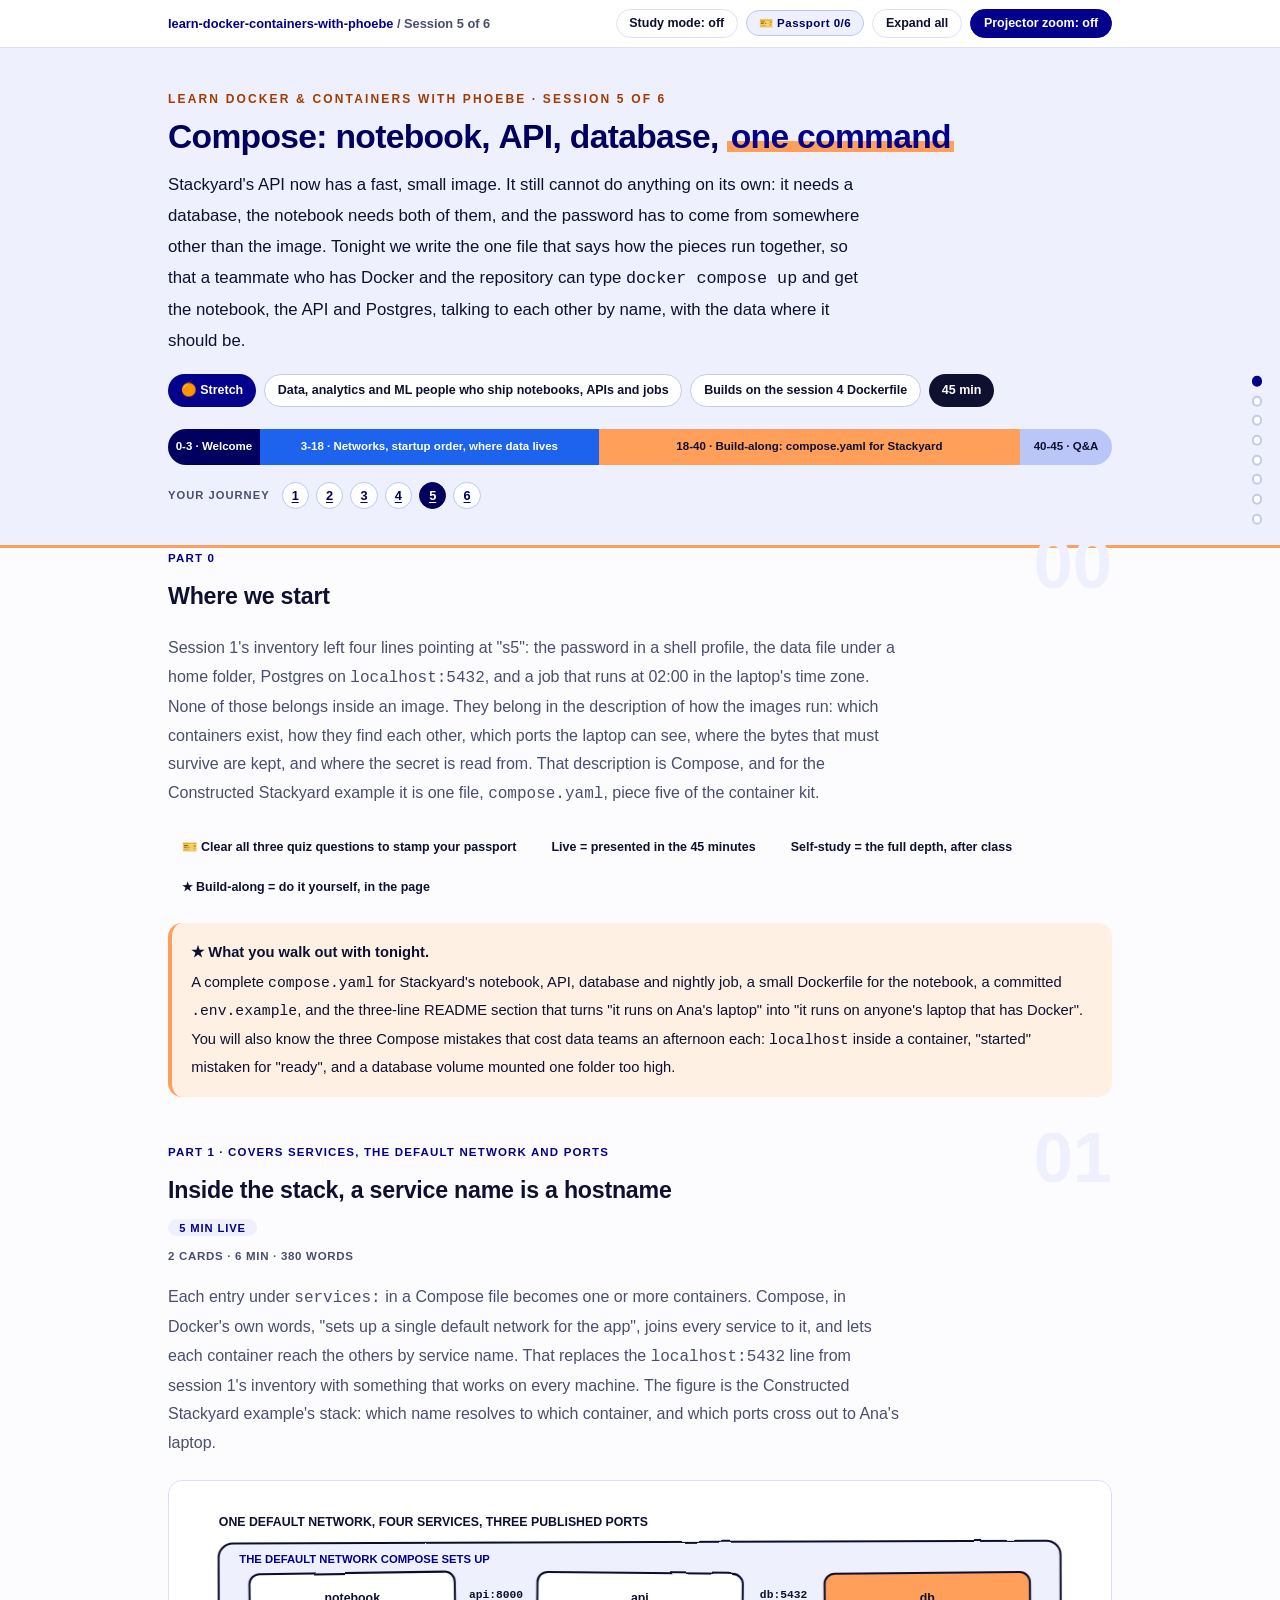
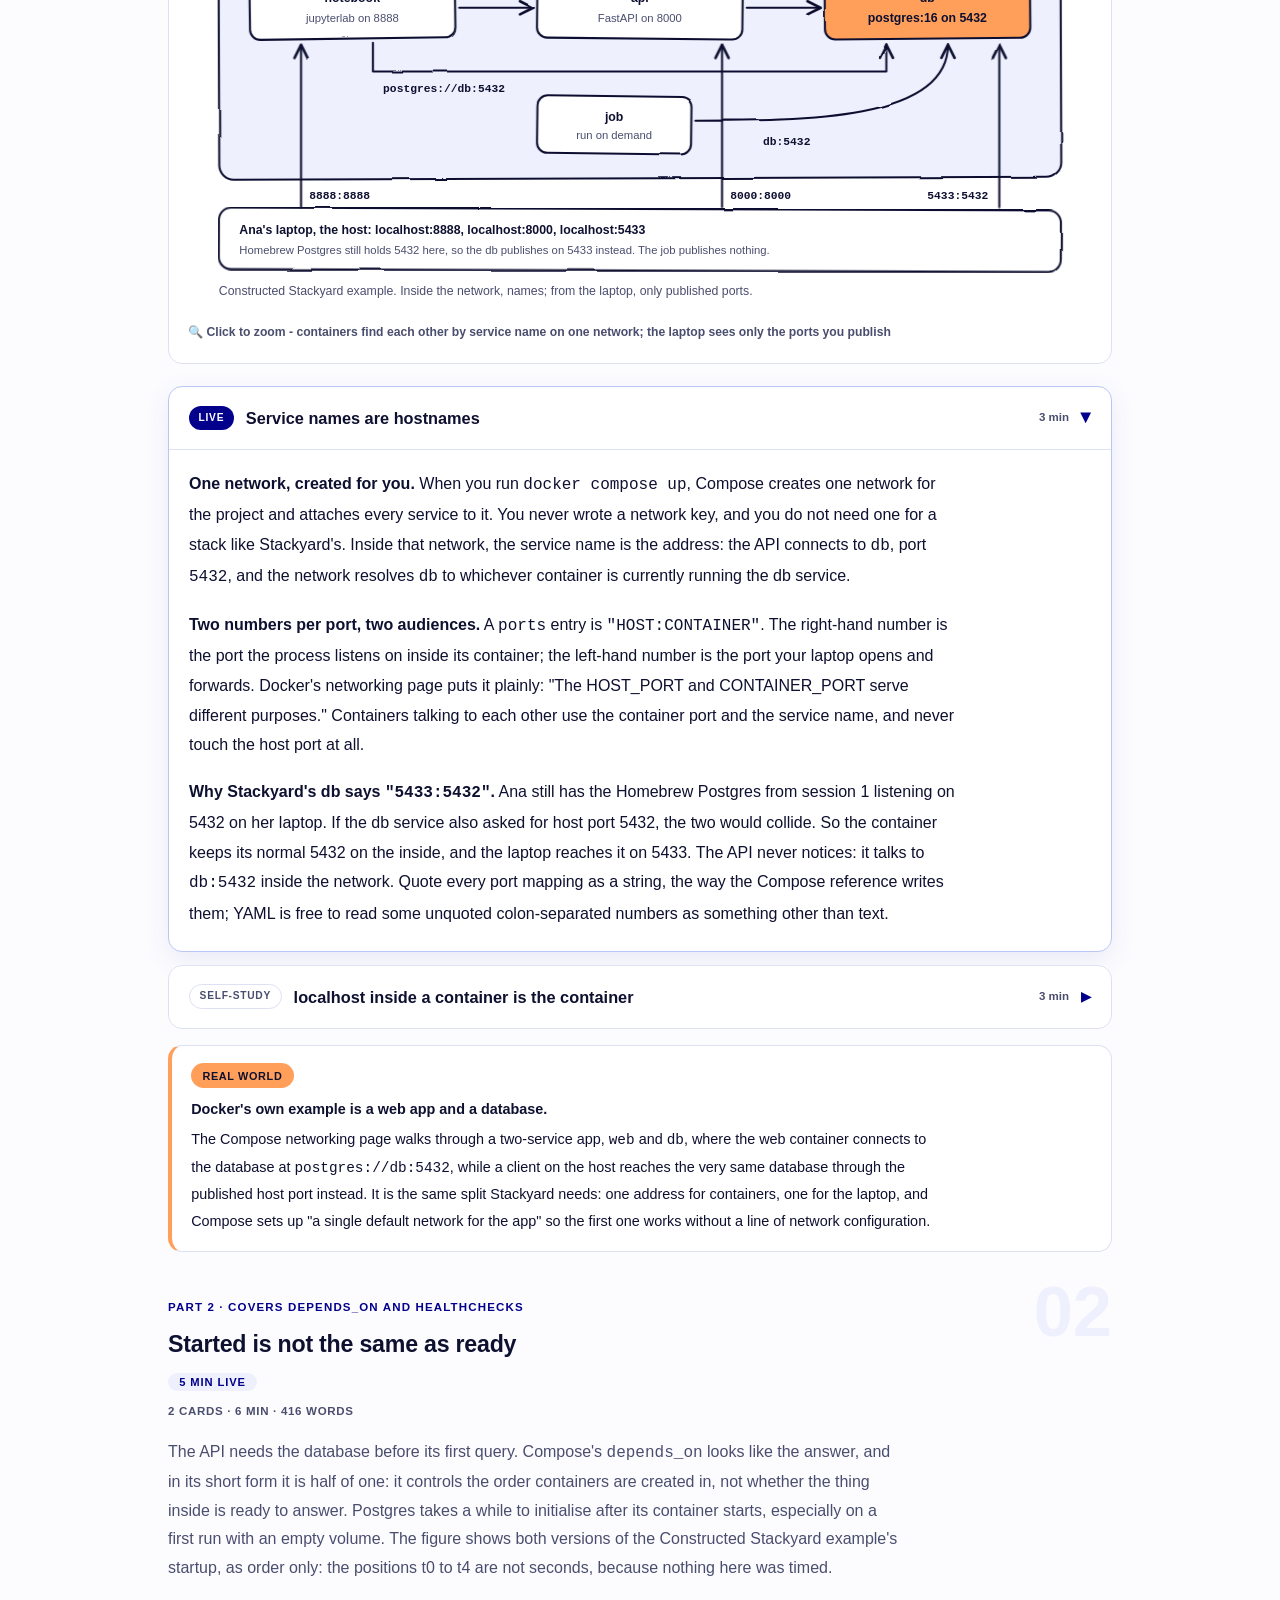
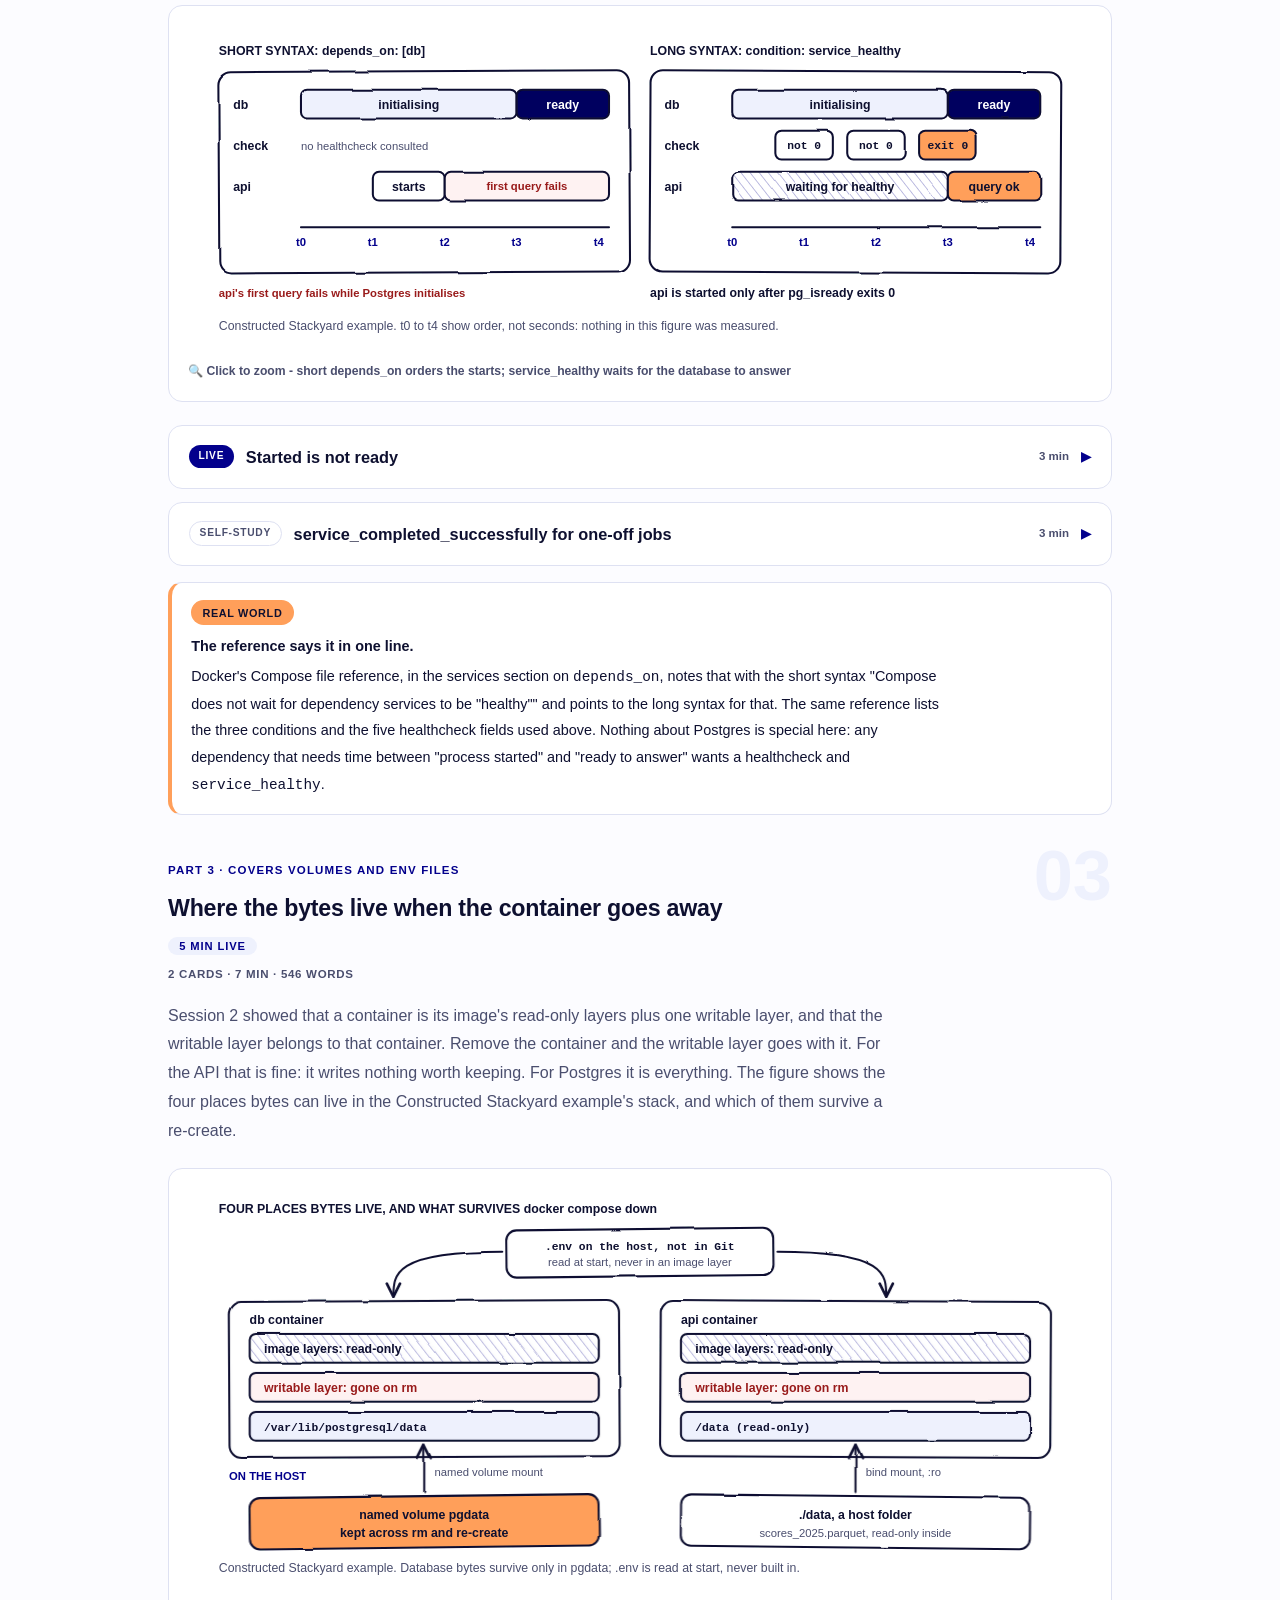
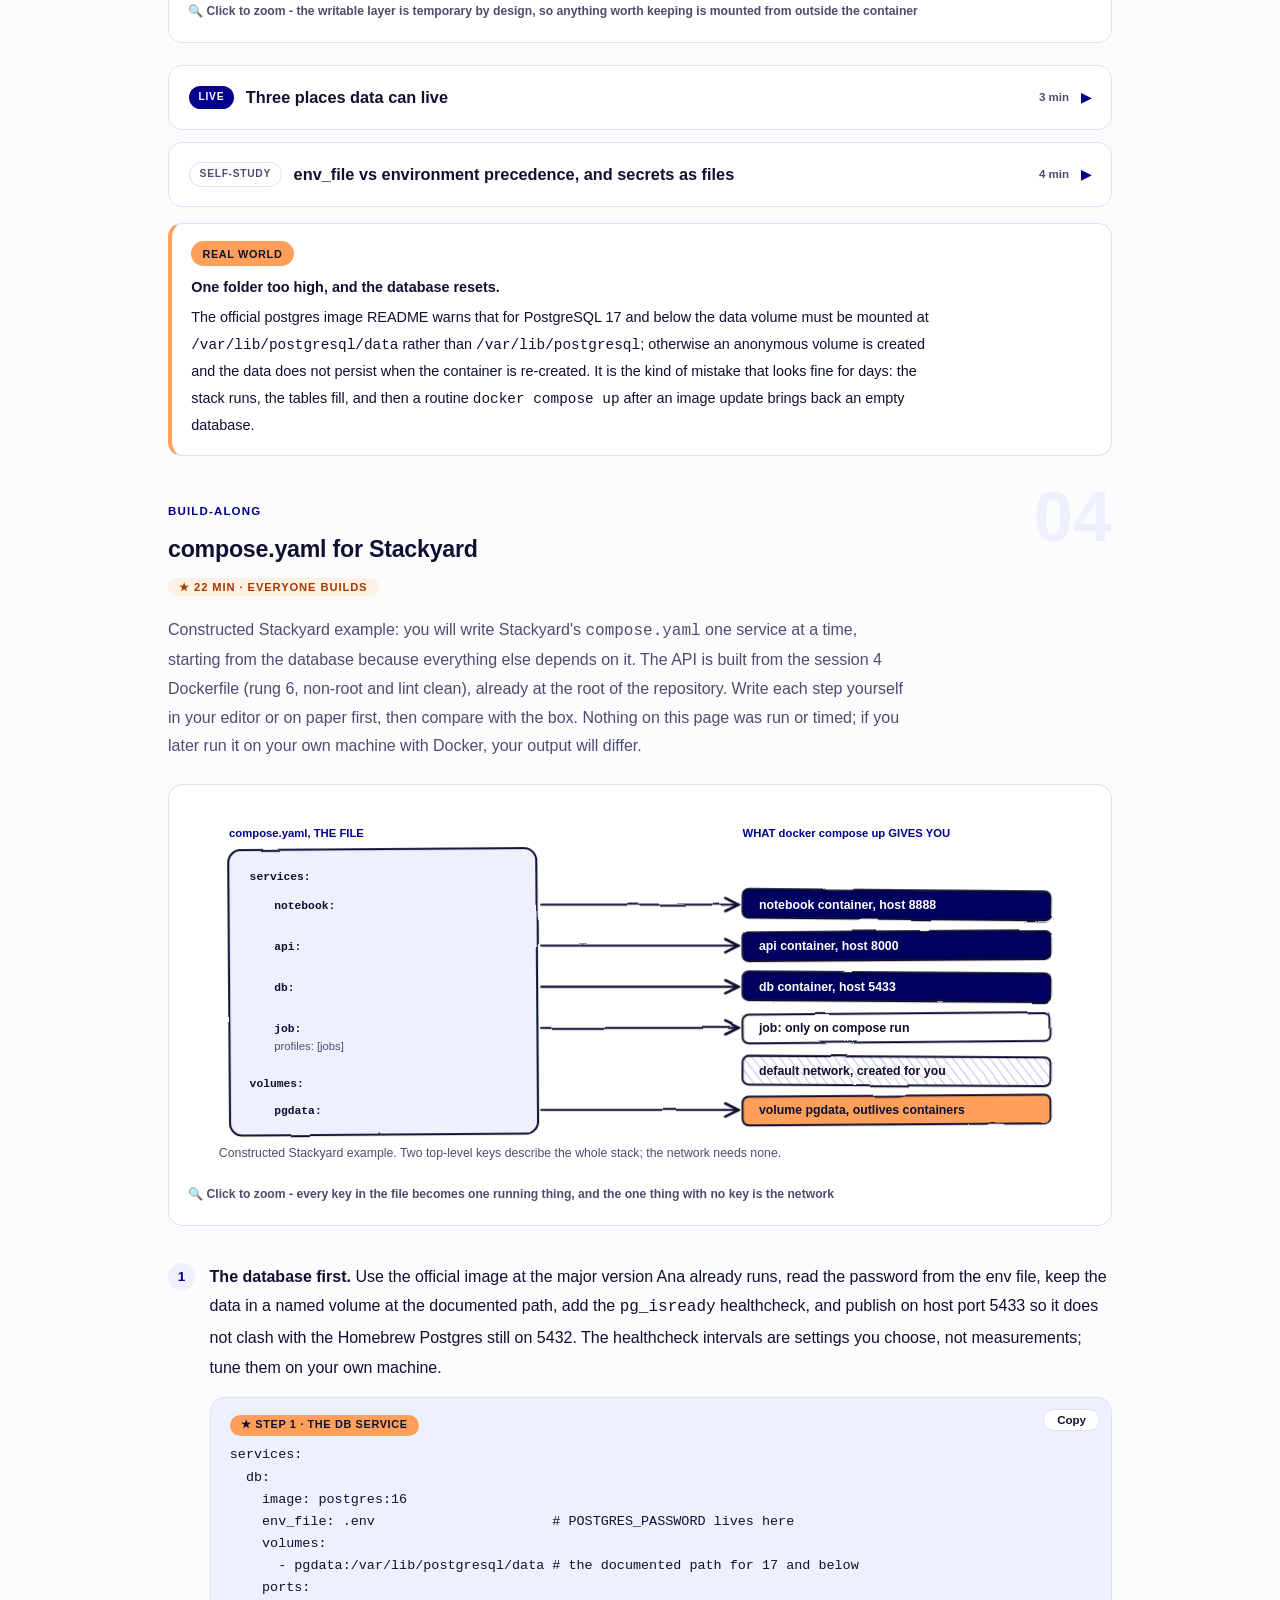
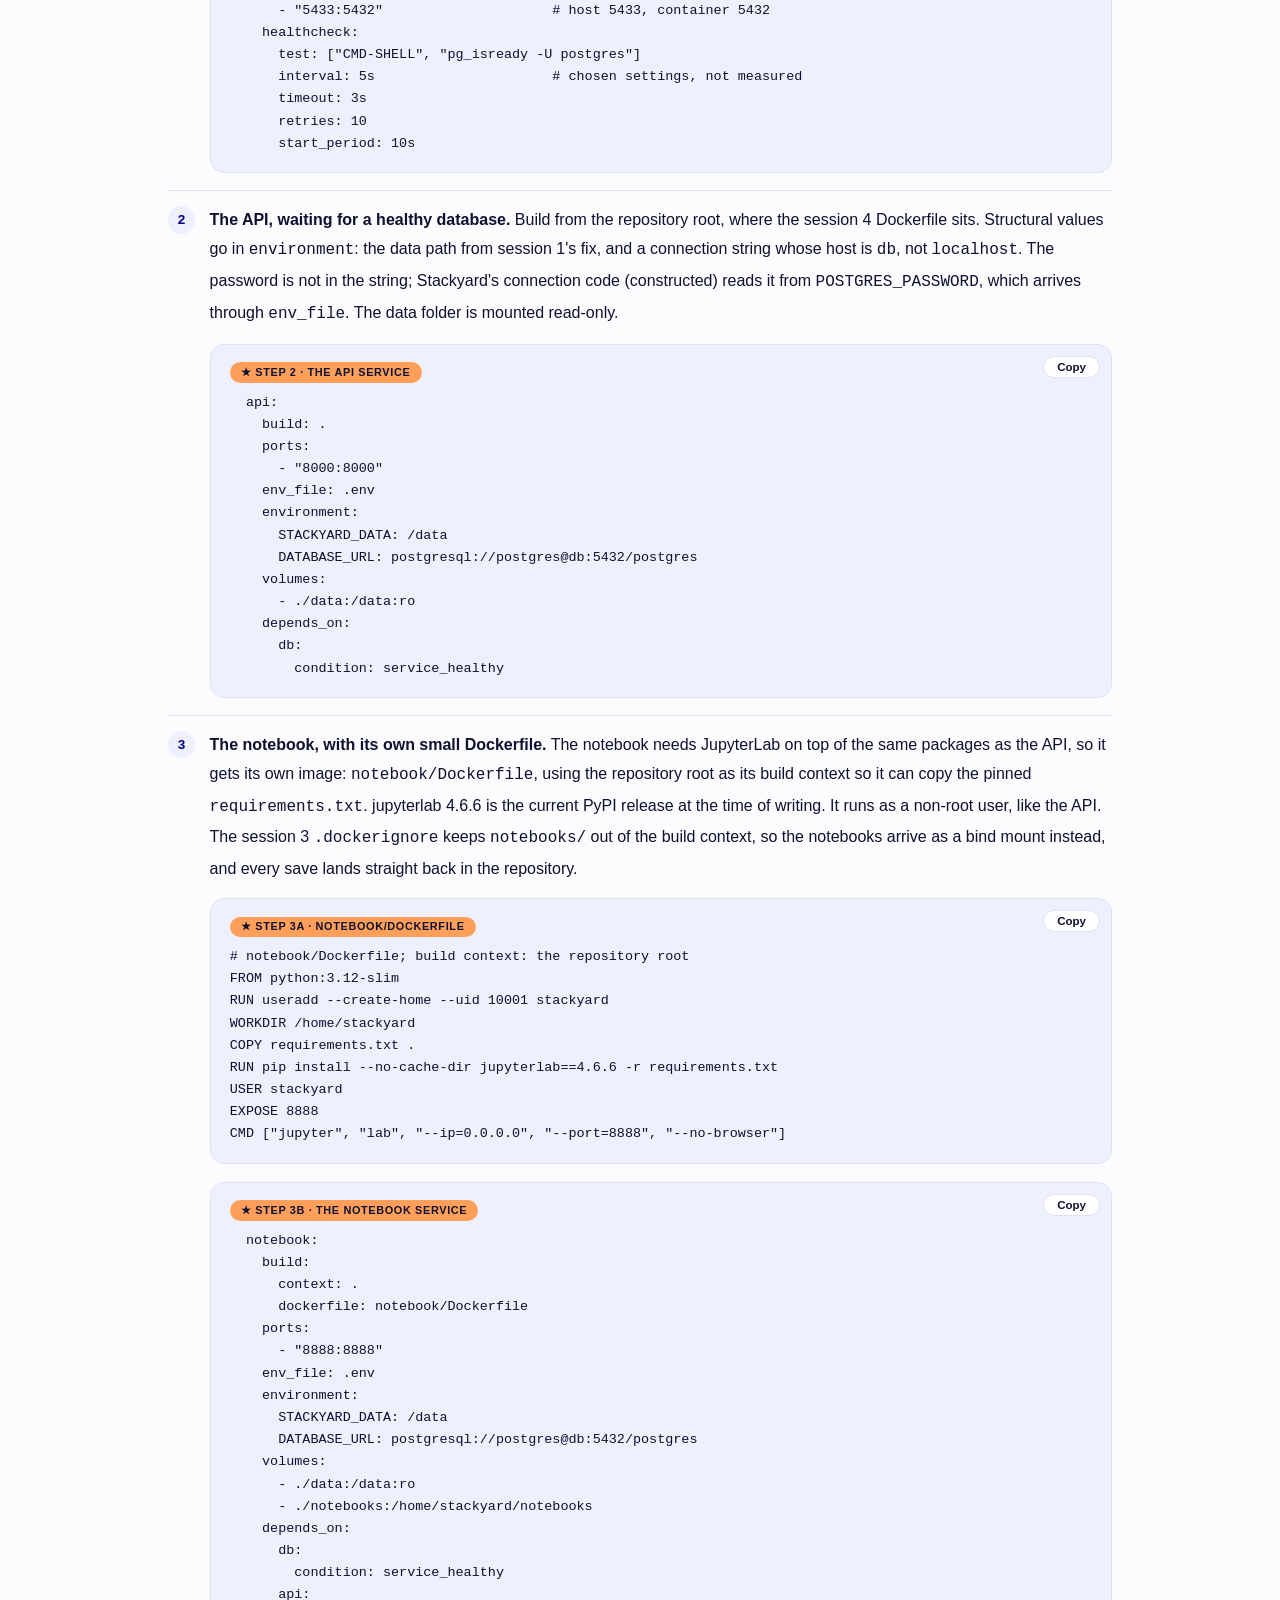
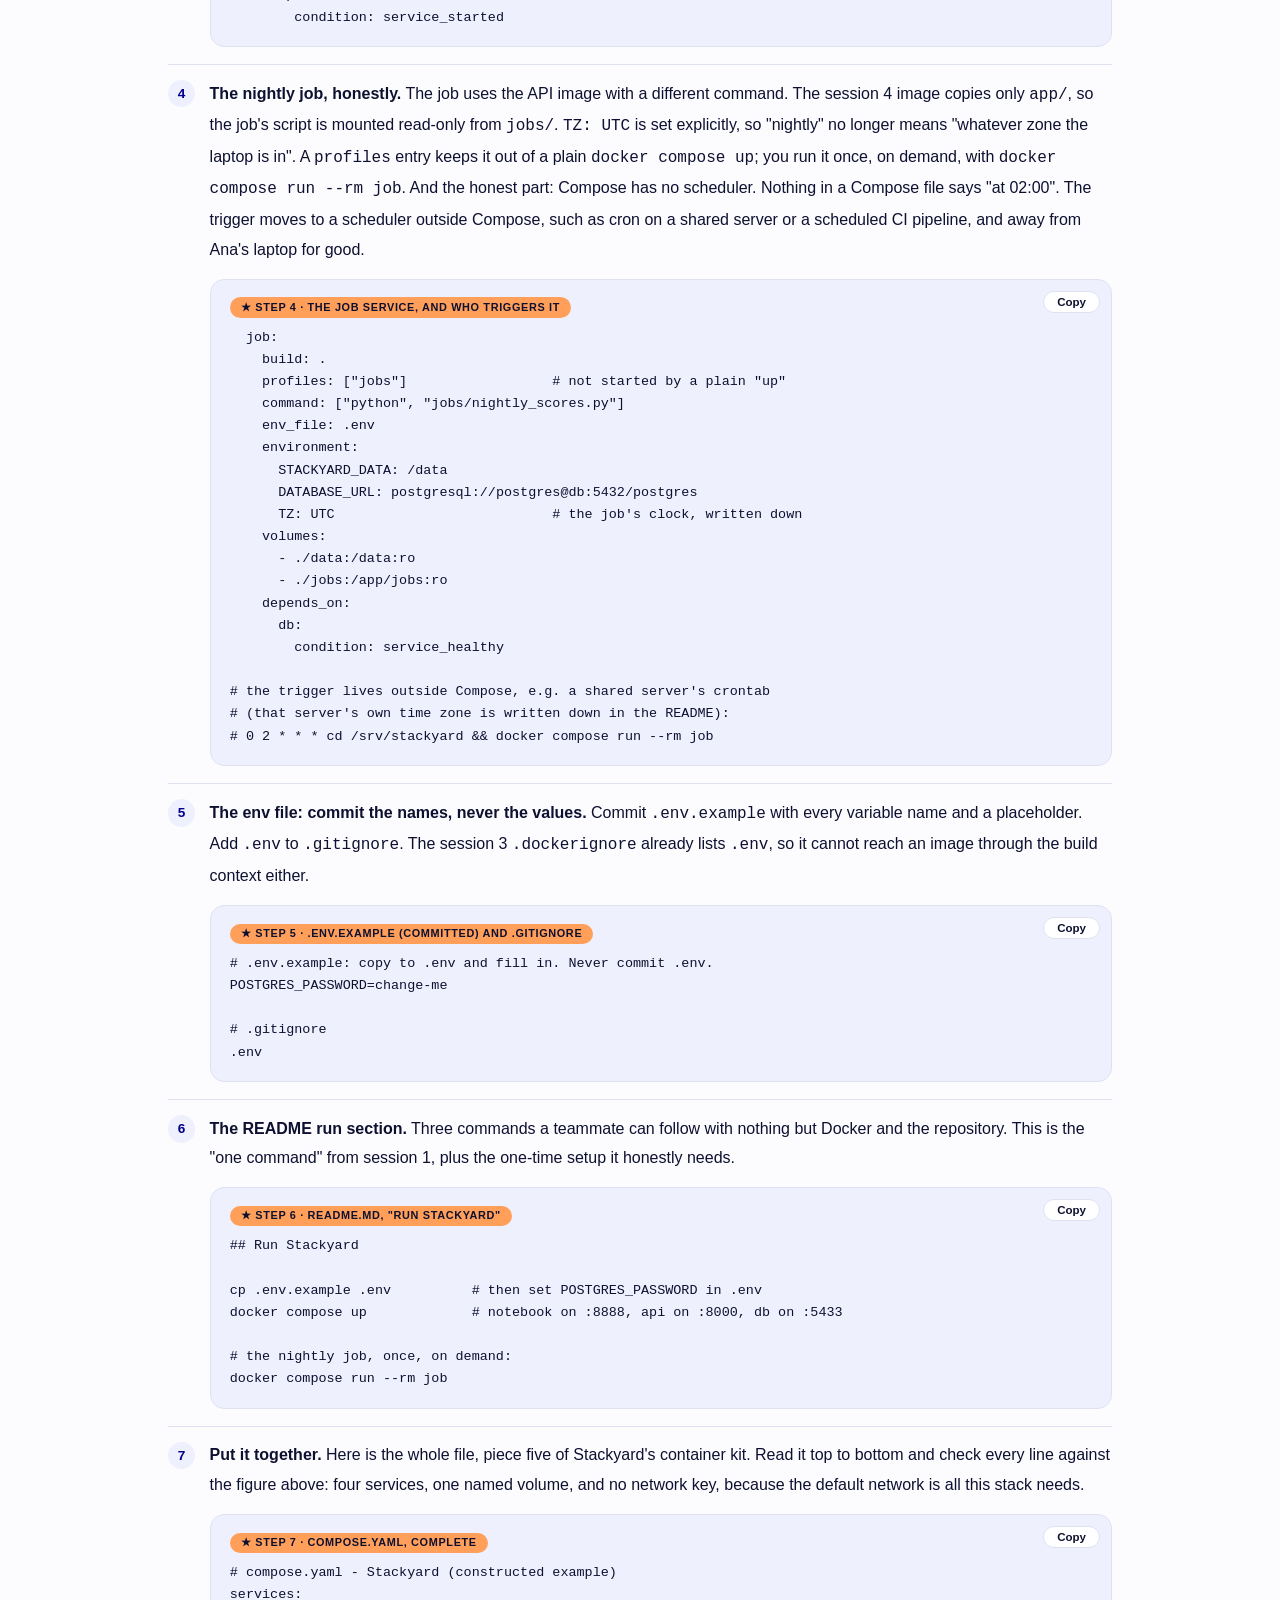
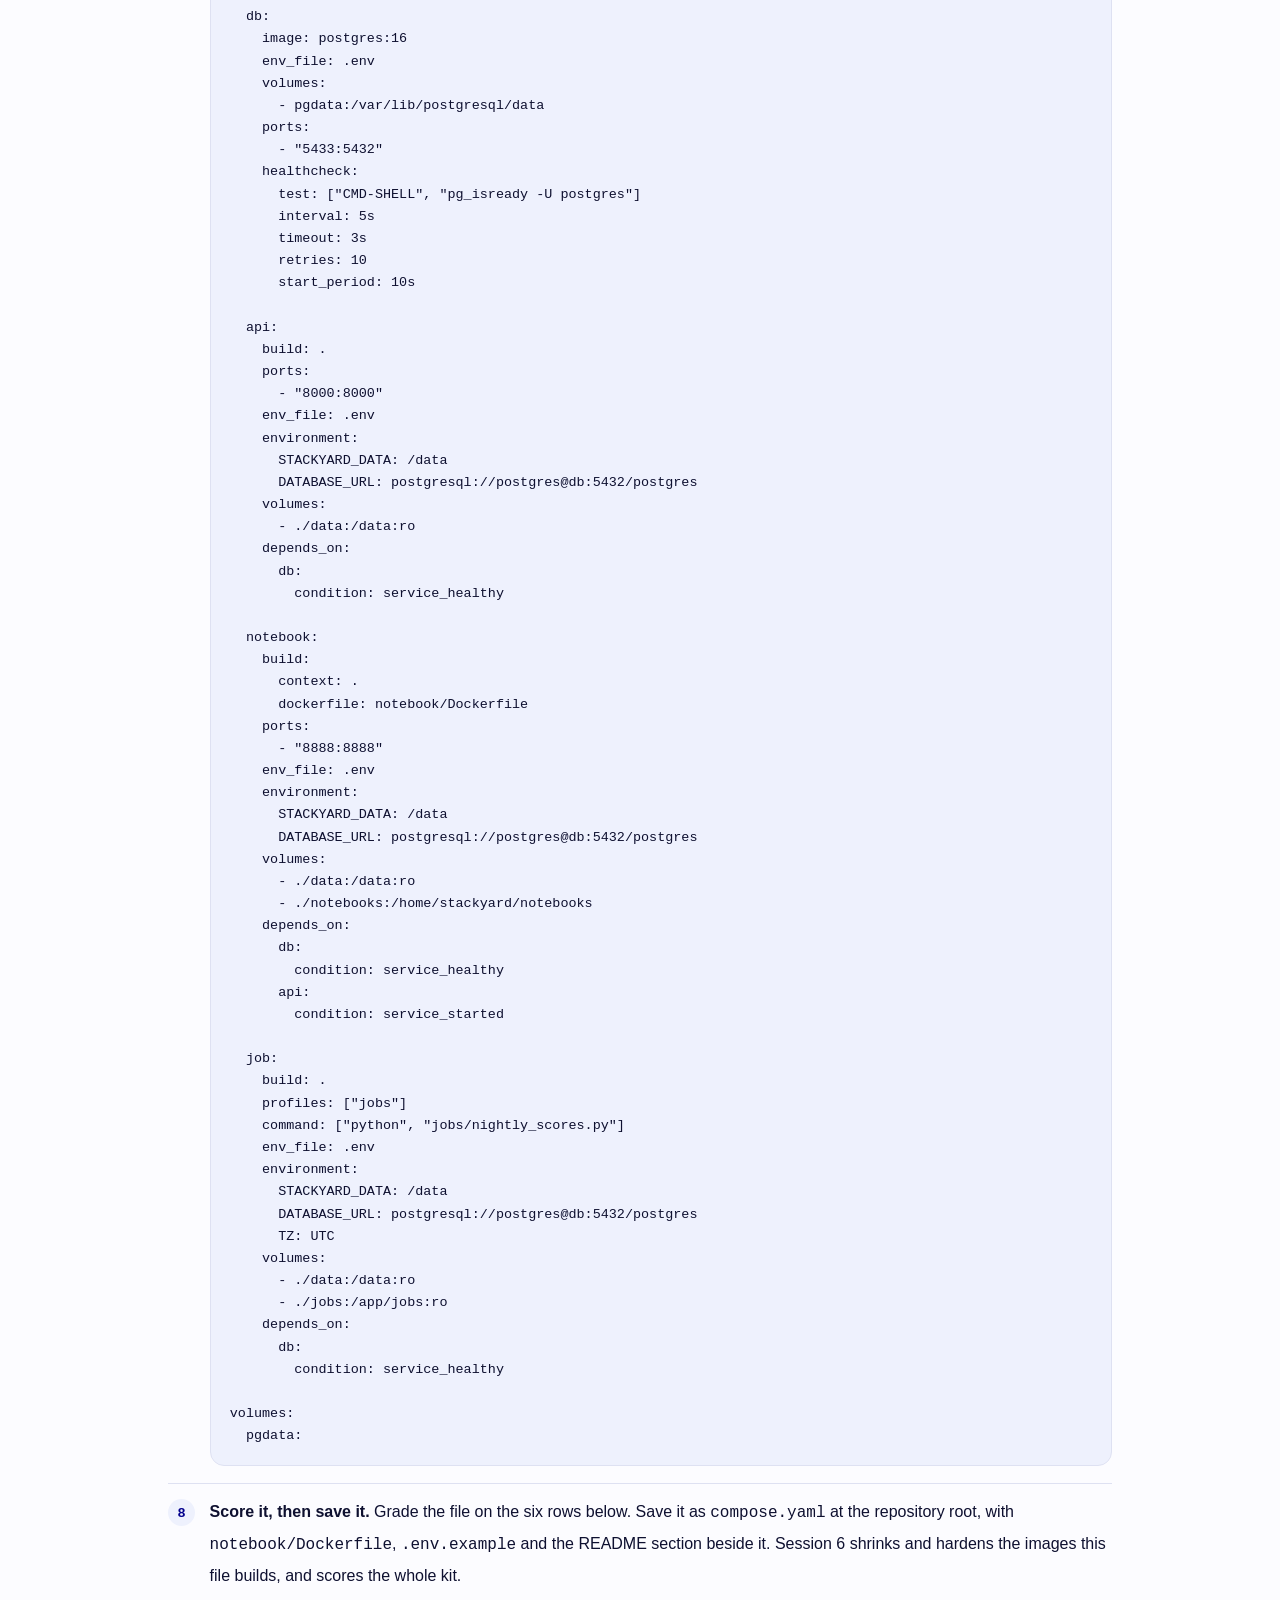
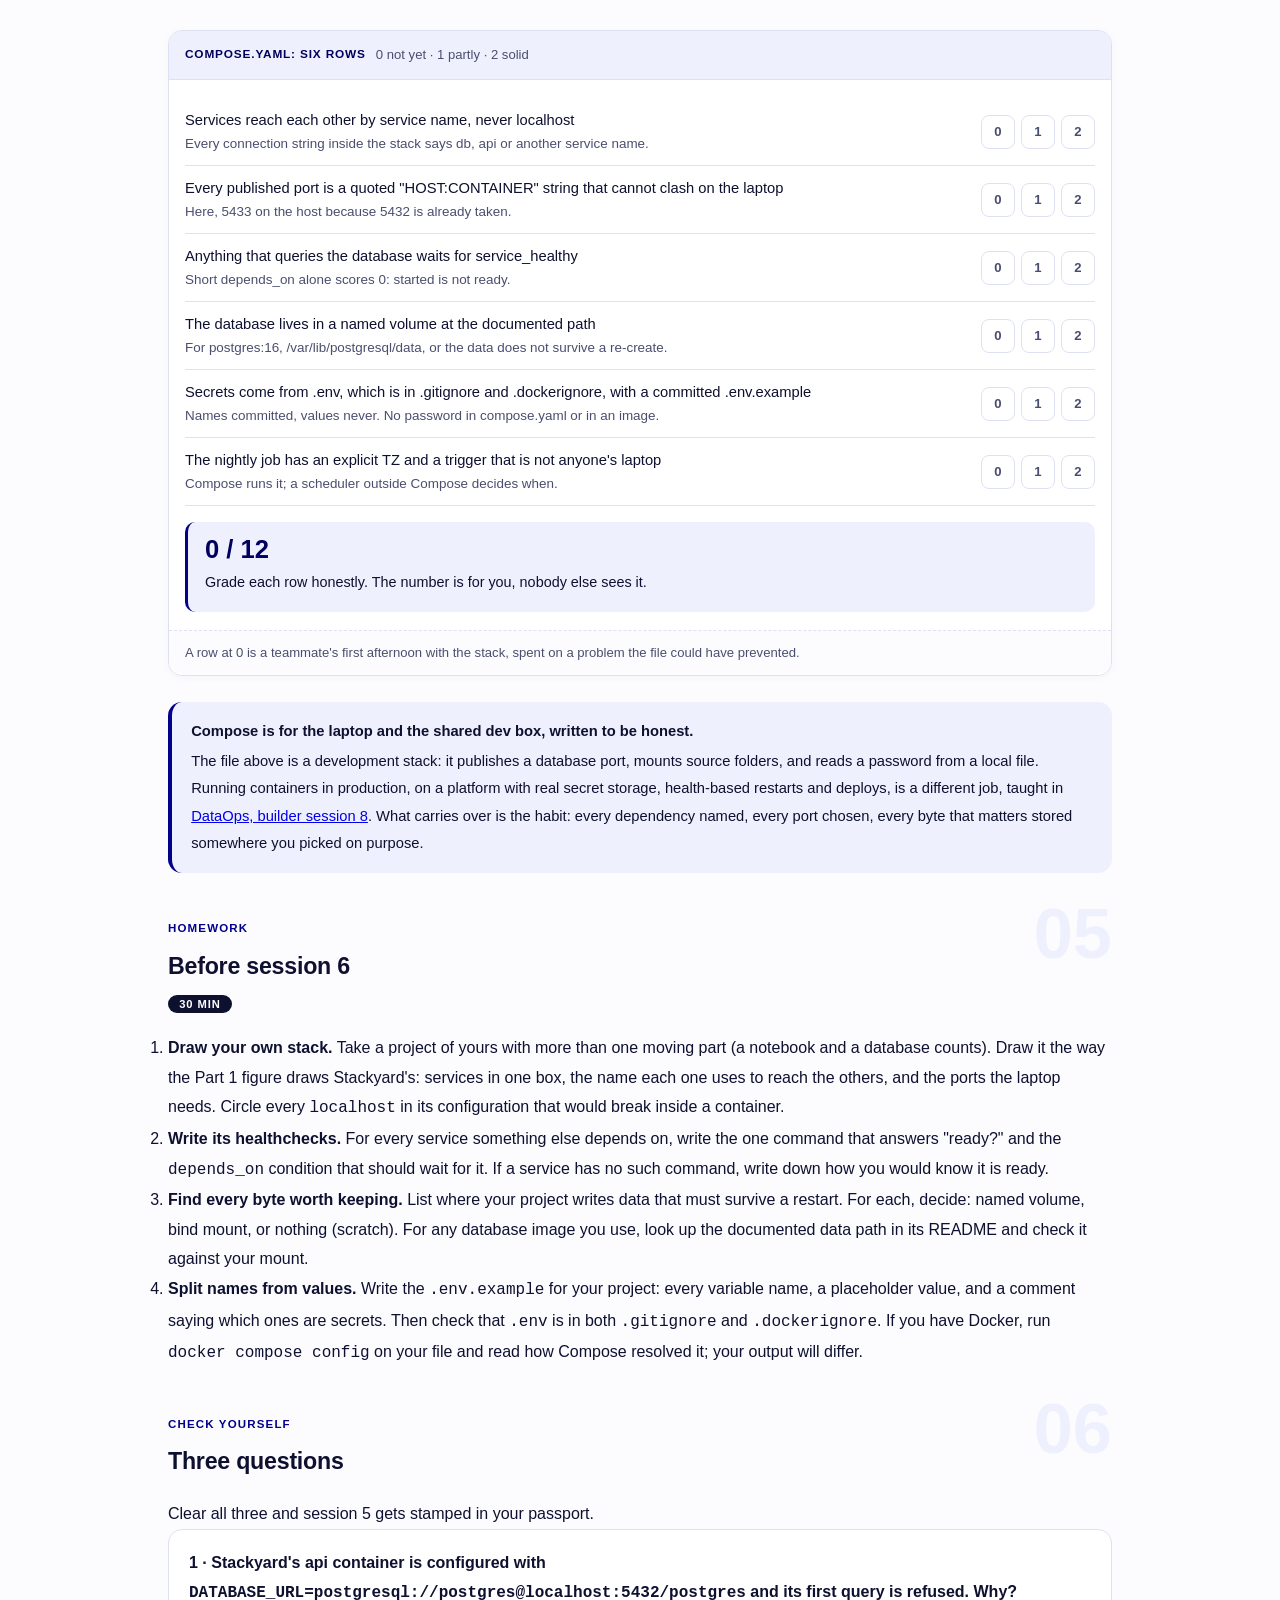
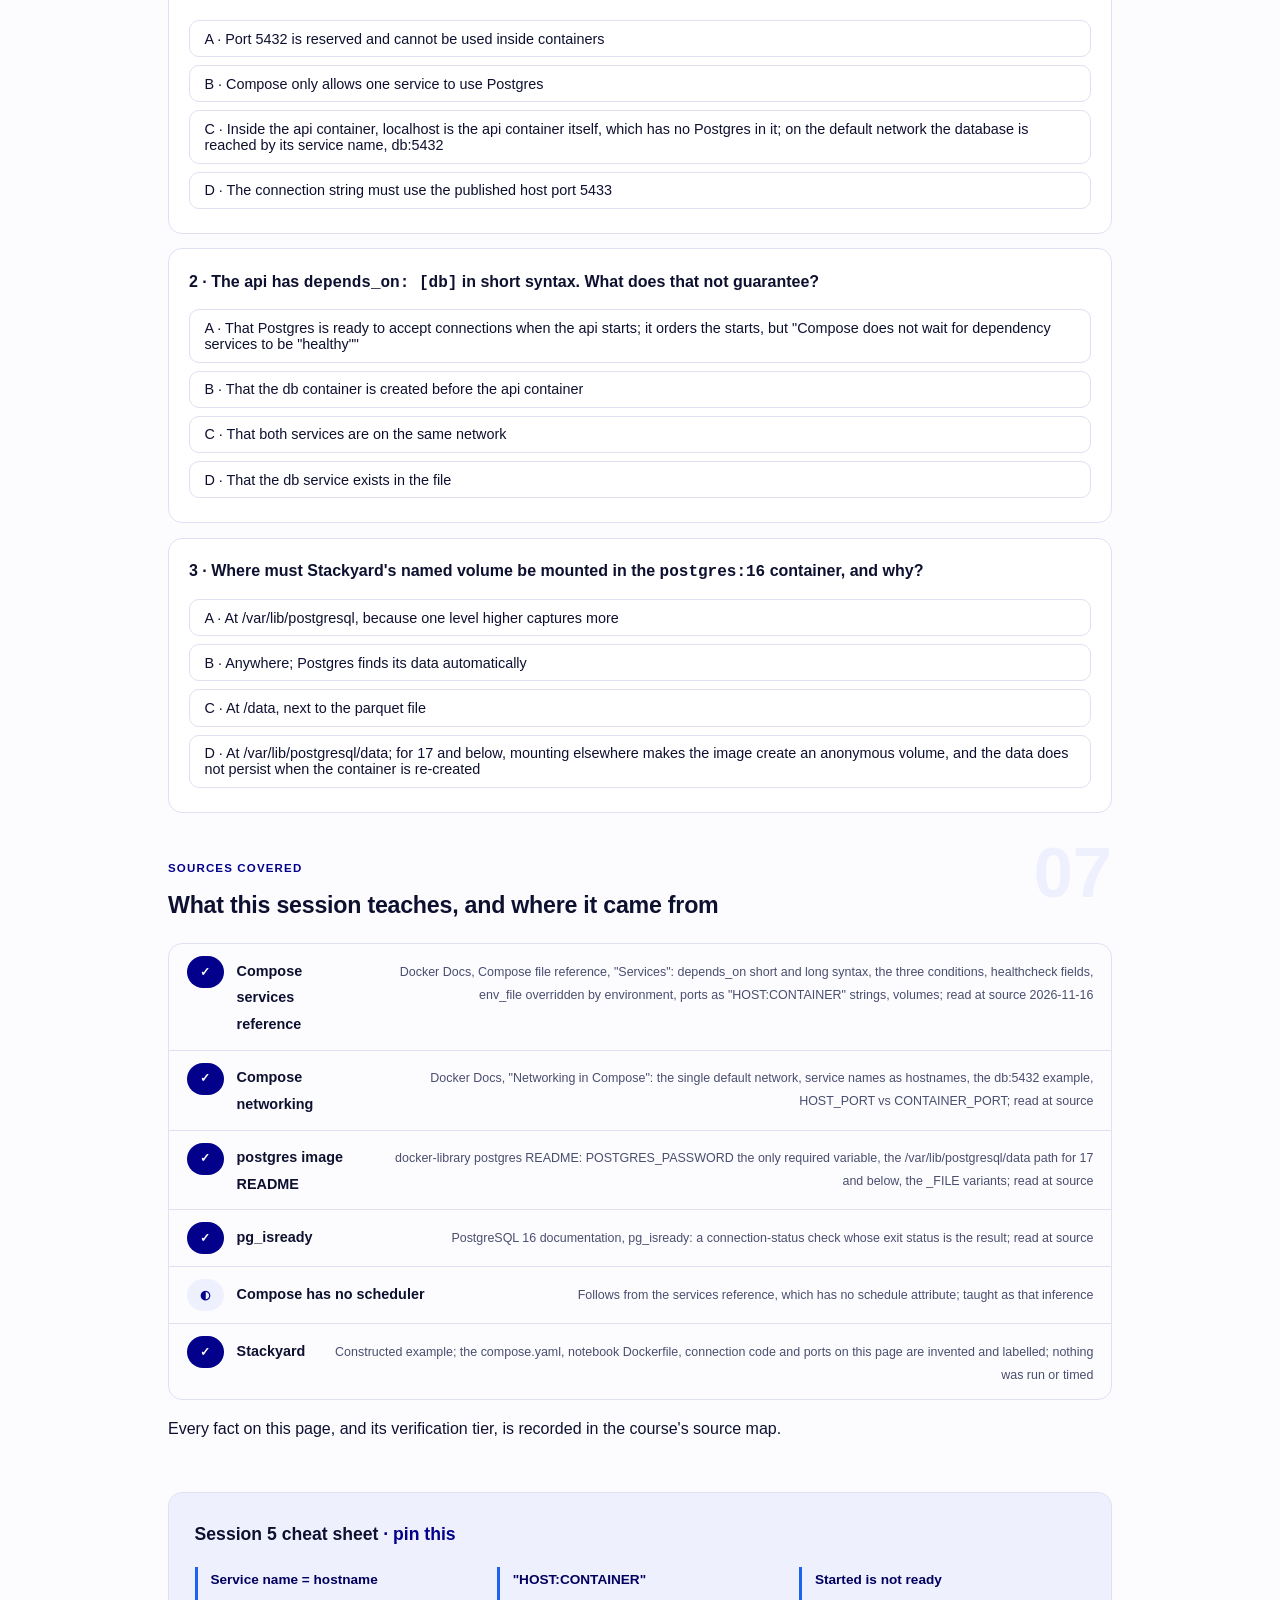
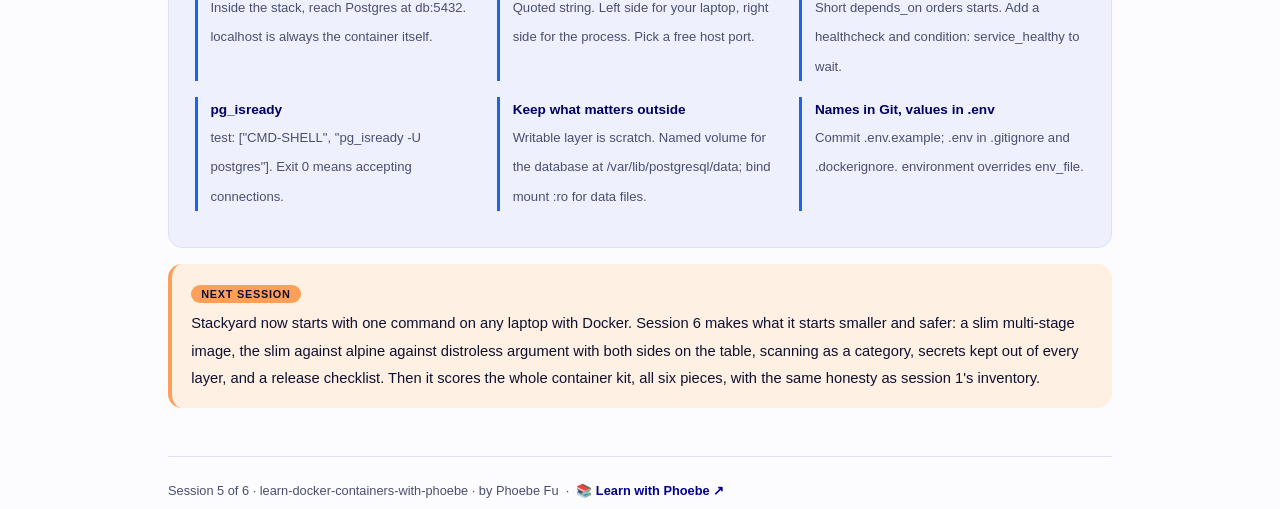
<file: courses/05-compose-one-command.html>
<!DOCTYPE html>
<html lang="en">
<head>
<meta charset="UTF-8">
<meta name="viewport" content="width=device-width, initial-scale=1.0">
<!-- social:start -->
<meta name="description" content="Session 5 of 6. Compose for a data team: one default network where service names are hostnames, published ports, depends_on with a Postgres healthcheck, volumes that keep the database, env files that keep the password out of the image, and a compose.yaml for the constructed Stackyard stack.">
<meta property="og:type" content="article">
<meta property="og:site_name" content="Learn with Phoebe">
<meta property="og:title" content="Compose: notebook, API, database, one command - learn docker containers with phoebe">
<meta property="og:description" content="Session 5 of 6. Service names, ports, healthchecks, volumes and env files, and a compose.yaml that starts a notebook, an API and Postgres with one command.">
<meta property="og:url" content="https://phoebefu6.github.io/learn-docker-containers-with-phoebe/courses/05-compose-one-command.html">
<meta property="og:image" content="https://phoebefu6.github.io/learn-docker-containers-with-phoebe/assets/og-cover.png">
<meta property="og:image:width" content="1200">
<meta property="og:image:height" content="630">
<meta name="twitter:card" content="summary_large_image">
<meta name="twitter:title" content="Compose: notebook, API, database, one command - learn docker containers with phoebe">
<meta name="twitter:description" content="Session 5 of 6. Service names, healthchecks, volumes, env files, and one compose.yaml for the whole stack.">
<meta name="twitter:image" content="https://phoebefu6.github.io/learn-docker-containers-with-phoebe/assets/og-cover.png">
<!-- social:end -->
<title>Session 5 · Compose, one command - learn docker containers with phoebe</title>
<link rel="stylesheet" href="../assets/style.css?v=1">
</head>
<body>

<div class="toolbar">
  <div class="wrap">
    <span class="crumb"><a href="../index.html">learn-docker-containers-with-phoebe</a> / Session 5 of 6</span>
    <button class="btn" id="toggle-all" type="button">Expand all</button>
    <button class="btn primary" id="zoom-toggle" type="button">Projector zoom: off</button>
  </div>
</div>

<header class="masthead">
  <div class="wrap">
    <div class="eyebrow">Learn Docker &amp; Containers with Phoebe · Session 5 of 6</div>
    <h1>Compose: notebook, API, database, <span class="accent">one command</span></h1>
    <p class="sub">Stackyard's API now has a fast, small image. It still cannot do anything on its own: it needs a database, the notebook needs both of them, and the password has to come from somewhere other than the image. Tonight we write the one file that says how the pieces run together, so that a teammate who has Docker and the repository can type <code>docker compose up</code> and get the notebook, the API and Postgres, talking to each other by name, with the data where it should be.</p>
    <div class="chip-row">
      <span class="chip level">🟠 Stretch</span>
      <span class="chip audience">Data, analytics and ML people who ship notebooks, APIs and jobs</span>
      <span class="chip audience">Builds on the session 4 Dockerfile</span>
      <span class="chip time">45 min</span>
    </div>
    <div class="agenda">
      <span class="a1" style="flex:1">0-3 · Welcome</span>
      <span class="a2" style="flex:4">3-18 · Networks, startup order, where data lives</span>
      <span class="a3" style="flex:5">18-40 · Build-along: compose.yaml for Stackyard</span>
      <span class="a4" style="flex:1">40-45 · Q&amp;A</span>
    </div>
  </div>
</header>

<main class="wrap">

  <section class="section" id="intro">
    <div class="section-kicker">
      <span class="klabel">Part 0</span>
      <h2>Where we start</h2>
    </div>
    <p class="lede">Session 1's inventory left four lines pointing at "s5": the password in a shell profile, the data file under a home folder, Postgres on <code>localhost:5432</code>, and a job that runs at 02:00 in the laptop's time zone. None of those belongs inside an image. They belong in the description of how the images run: which containers exist, how they find each other, which ports the laptop can see, where the bytes that must survive are kept, and where the secret is read from. That description is Compose, and for the Constructed Stackyard example it is one file, <code>compose.yaml</code>, piece five of the container kit.</p>

    <div class="legend">
      <span class="pill">🎫 Clear all three quiz questions to stamp your passport</span>
      <span class="pill">Live = presented in the 45 minutes</span>
      <span class="pill">Self-study = the full depth, after class</span>
      <span class="pill">★ Build-along = do it yourself, in the page</span>
    </div>

    <div class="callout win">
      <p><strong>★ What you walk out with tonight.</strong> A complete <code>compose.yaml</code> for Stackyard's notebook, API, database and nightly job, a small Dockerfile for the notebook, a committed <code>.env.example</code>, and the three-line README section that turns "it runs on Ana's laptop" into "it runs on anyone's laptop that has Docker". You will also know the three Compose mistakes that cost data teams an afternoon each: <code>localhost</code> inside a container, "started" mistaken for "ready", and a database volume mounted one folder too high.</p>
    </div>
  </section>

  <section class="section" id="part-1">
    <div class="section-kicker">
      <span class="klabel">Part 1 · covers services, the default network and ports</span>
      <h2>Inside the stack, a service name is a hostname</h2>
      <span class="tag concept">5 min live</span>
    </div>
    <p class="lede">Each entry under <code>services:</code> in a Compose file becomes one or more containers. Compose, in Docker's own words, "sets up a single default network for the app", joins every service to it, and lets each container reach the others by service name. That replaces the <code>localhost:5432</code> line from session 1's inventory with something that works on every machine. The figure is the Constructed Stackyard example's stack: which name resolves to which container, and which ports cross out to Ana's laptop.</p>

    <figure class="zoomable">
      <svg viewBox="0 0 880 400" xmlns="http://www.w3.org/2000/svg" role="img" aria-label="The default network Compose sets up holds four services: notebook, api, db and job. Inside it, notebook reaches api at api:8000, api reaches the database at db:5432, notebook reaches the database at postgres://db:5432, and the job reaches db:5432. Outside, on Ana's laptop, three published ports cross the boundary: 8888:8888 to the notebook, 8000:8000 to the api, and 5433:5432 to the database, because Homebrew Postgres still holds 5432 on the laptop. The job publishes no port.">
        <defs>
          <filter id="s5aSk" x="-3%" y="-3%" width="106%" height="106%"><feTurbulence type="fractalNoise" baseFrequency="0.02" numOctaves="2" seed="51" result="n"/><feDisplacementMap in="SourceGraphic" in2="n" scale="2.4" xChannelSelector="R" yChannelSelector="G"/></filter>
          <pattern id="s5aHc" patternUnits="userSpaceOnUse" width="7" height="7" patternTransform="rotate(-38)"><line x1="0" y1="0" x2="0" y2="7" stroke="#03008C" stroke-width="1" opacity=".5"/></pattern>
          <marker id="s5aAr" viewBox="0 0 10 10" refX="9" refY="5" markerWidth="8" markerHeight="8" orient="auto"><path d="M1 1 L9 5 L1 9" fill="none" stroke="#0E1030" stroke-width="1.6" stroke-linecap="round"/></marker>
        </defs>
        <style>
          .s5aH { font: 800 12px Inter, sans-serif; fill: #0E1030; }
          .s5aL { font: 600 12px Inter, sans-serif; fill: #0E1030; }
          .s5aS { font: 400 11px Inter, sans-serif; fill: #4A4E6E; }
          .s5aC { font: 600 11px ui-monospace, SFMono-Regular, Menlo, monospace; fill: #0E1030; }
          .s5aA { font: 700 11px Inter, sans-serif; fill: #03008C; }
          .s5aN { font: 400 12px Inter, sans-serif; fill: #4A4E6E; }
        </style>

        <text class="s5aH" x="30" y="24">ONE DEFAULT NETWORK, FOUR SERVICES, THREE PUBLISHED PORTS</text>

        <g filter="url(#s5aSk)" fill="none" stroke="#0E1030" stroke-width="2" stroke-linecap="round" stroke-linejoin="round">
          <rect x="30" y="40" width="820" height="230" rx="14" transform="rotate(-0.2 440 155)" fill="#EEF1FD"/>
          <rect x="60" y="70" width="200" height="64" rx="10" transform="rotate(-0.8 160 102)" fill="#FFFFFF"/>
          <rect x="340" y="70" width="200" height="64" rx="10" transform="rotate(0.6 440 102)" fill="#FFFFFF"/>
          <rect x="620" y="70" width="200" height="64" rx="10" transform="rotate(-0.5 720 102)" fill="#FF9F5A"/>
          <rect x="340" y="190" width="150" height="56" rx="10" transform="rotate(0.7 415 218)" fill="#FFFFFF"/>
          <path d="M264 104 L336 104" marker-end="url(#s5aAr)"/>
          <path d="M544 104 L616 104" marker-end="url(#s5aAr)"/>
          <path d="M180 138 L180 166 L680 166 L680 140" marker-end="url(#s5aAr)"/>
          <path d="M494 214 C 600 214, 740 214, 740 140" marker-end="url(#s5aAr)"/>
          <rect x="30" y="300" width="820" height="60" rx="12" transform="rotate(0.2 440 330)" fill="#FFFFFF"/>
          <path d="M110 298 L110 140" marker-end="url(#s5aAr)"/>
          <path d="M520 298 L520 140" marker-end="url(#s5aAr)"/>
          <path d="M790 298 L790 140" marker-end="url(#s5aAr)"/>
        </g>

        <text class="s5aA" x="50" y="60">THE DEFAULT NETWORK COMPOSE SETS UP</text>

        <text class="s5aH" x="160" y="98" text-anchor="middle">notebook</text>
        <text class="s5aS" x="160" y="118" text-anchor="middle">jupyterlab on 8888</text>
        <text class="s5aH" x="440" y="98" text-anchor="middle">api</text>
        <text class="s5aS" x="440" y="118" text-anchor="middle">FastAPI on 8000</text>
        <text class="s5aH" x="720" y="98" text-anchor="middle">db</text>
        <text class="s5aL" x="720" y="118" text-anchor="middle">postgres:16 on 5432</text>
        <text class="s5aH" x="415" y="214" text-anchor="middle">job</text>
        <text class="s5aS" x="415" y="232" text-anchor="middle">run on demand</text>

        <text class="s5aC" x="300" y="94" text-anchor="middle">api:8000</text>
        <text class="s5aC" x="580" y="94" text-anchor="middle">db:5432</text>
        <text class="s5aC" x="190" y="186">postgres://db:5432</text>
        <text class="s5aC" x="560" y="238">db:5432</text>

        <text class="s5aC" x="118" y="290">8888:8888</text>
        <text class="s5aC" x="528" y="290">8000:8000</text>
        <text class="s5aC" x="720" y="290">5433:5432</text>

        <text class="s5aL" x="50" y="324">Ana's laptop, the host: localhost:8888, localhost:8000, localhost:5433</text>
        <text class="s5aS" x="50" y="344">Homebrew Postgres still holds 5432 here, so the db publishes on 5433 instead. The job publishes nothing.</text>

        <text class="s5aN" x="30" y="384">Constructed Stackyard example. Inside the network, names; from the laptop, only published ports.</text>
      </svg>
      <figcaption>🔍 Click to zoom - containers find each other by service name on one network; the laptop sees only the ports you publish</figcaption>
    </figure>

    <details class="card" open>
      <summary><span class="mode live">Live</span>Service names are hostnames<span class="mini">3 min</span><span class="caret">▶</span></summary>
      <div class="body">
        <p><strong>One network, created for you.</strong> When you run <code>docker compose up</code>, Compose creates one network for the project and attaches every service to it. You never wrote a network key, and you do not need one for a stack like Stackyard's. Inside that network, the service name is the address: the API connects to <code>db</code>, port <code>5432</code>, and the network resolves <code>db</code> to whichever container is currently running the db service.</p>
        <p><strong>Two numbers per port, two audiences.</strong> A <code>ports</code> entry is <code>"HOST:CONTAINER"</code>. The right-hand number is the port the process listens on inside its container; the left-hand number is the port your laptop opens and forwards. Docker's networking page puts it plainly: "The HOST_PORT and CONTAINER_PORT serve different purposes." Containers talking to each other use the container port and the service name, and never touch the host port at all.</p>
        <p><strong>Why Stackyard's db says <code>"5433:5432"</code>.</strong> Ana still has the Homebrew Postgres from session 1 listening on 5432 on her laptop. If the db service also asked for host port 5432, the two would collide. So the container keeps its normal 5432 on the inside, and the laptop reaches it on 5433. The API never notices: it talks to <code>db:5432</code> inside the network. Quote every port mapping as a string, the way the Compose reference writes them; YAML is free to read some unquoted colon-separated numbers as something other than text.</p>
      </div>
    </details>

    <details class="card">
      <summary><span class="mode self">Self-study</span>localhost inside a container is the container<span class="mini">3 min</span><span class="caret">▶</span></summary>
      <div class="body">
        <p>The most common first Compose bug on a data team is a connection string copied from a laptop: <code>postgresql://postgres@localhost:5432/postgres</code>. On the laptop, <code>localhost</code> was the laptop, and Postgres was on it. Inside the api container, <code>localhost</code> is the api container itself, and there is no Postgres in it. The connection is refused, and the error message rarely says "wrong host".</p>
        <p>The rule that follows: inside the stack, address other services by service name and container port (<code>db:5432</code>); from your laptop, for a SQL client or a notebook you run outside Docker, use <code>localhost</code> and the published host port (<code>localhost:5433</code>). Keep the host part of the connection string in configuration, never in code, so the same code runs in both places. If you have Docker, <code>docker compose exec api env</code> prints the variables the api actually received; read the <code>DATABASE_URL</code> line and check the host is <code>db</code>. Your output will differ.</p>
      </div>
    </details>

    <div class="callout example">
      <span class="ex-pill">Real world</span>
      <p><strong>Docker's own example is a web app and a database.</strong> The Compose networking page walks through a two-service app, <code>web</code> and <code>db</code>, where the web container connects to the database at <code>postgres://db:5432</code>, while a client on the host reaches the very same database through the published host port instead. It is the same split Stackyard needs: one address for containers, one for the laptop, and Compose sets up "a single default network for the app" so the first one works without a line of network configuration.</p>
    </div>
  </section>

  <section class="section" id="part-2">
    <div class="section-kicker">
      <span class="klabel">Part 2 · covers depends_on and healthchecks</span>
      <h2>Started is not the same as ready</h2>
      <span class="tag concept">5 min live</span>
    </div>
    <p class="lede">The API needs the database before its first query. Compose's <code>depends_on</code> looks like the answer, and in its short form it is half of one: it controls the order containers are created in, not whether the thing inside is ready to answer. Postgres takes a while to initialise after its container starts, especially on a first run with an empty volume. The figure shows both versions of the Constructed Stackyard example's startup, as order only: the positions t0 to t4 are not seconds, because nothing here was timed.</p>

    <figure class="zoomable">
      <svg viewBox="0 0 880 316" xmlns="http://www.w3.org/2000/svg" role="img" aria-label="Two startup timelines with positions t0 to t4, not seconds. Left, short syntax depends_on db: the db container starts at t0 and is initialising until t3; no healthcheck is consulted; the api starts at t1 and its first query at t2 fails because Postgres is still initialising. Right, condition service_healthy: the db container starts at t0 and initialises until t3; the healthcheck runs pg_isready at t1 and t2, which do not exit 0, and at t3, which exits 0; the api waits until then, starts at t3 and its first query succeeds.">
        <defs>
          <filter id="s5bSk" x="-3%" y="-3%" width="106%" height="106%"><feTurbulence type="fractalNoise" baseFrequency="0.02" numOctaves="2" seed="53" result="n"/><feDisplacementMap in="SourceGraphic" in2="n" scale="2.4" xChannelSelector="R" yChannelSelector="G"/></filter>
          <pattern id="s5bHc" patternUnits="userSpaceOnUse" width="7" height="7" patternTransform="rotate(-38)"><line x1="0" y1="0" x2="0" y2="7" stroke="#03008C" stroke-width="1" opacity=".5"/></pattern>
          <marker id="s5bAr" viewBox="0 0 10 10" refX="9" refY="5" markerWidth="8" markerHeight="8" orient="auto"><path d="M1 1 L9 5 L1 9" fill="none" stroke="#0E1030" stroke-width="1.6" stroke-linecap="round"/></marker>
        </defs>
        <style>
          .s5bH { font: 800 12px Inter, sans-serif; fill: #0E1030; }
          .s5bL { font: 600 12px Inter, sans-serif; fill: #0E1030; }
          .s5bS { font: 400 11px Inter, sans-serif; fill: #4A4E6E; }
          .s5bC { font: 600 11px ui-monospace, SFMono-Regular, Menlo, monospace; fill: #0E1030; }
          .s5bA { font: 700 11px Inter, sans-serif; fill: #03008C; }
          .s5bW { font: 800 12px Inter, sans-serif; fill: #FFFFFF; }
          .s5bR { font: 800 11px Inter, sans-serif; fill: #991B1B; }
          .s5bN { font: 400 12px Inter, sans-serif; fill: #4A4E6E; }
        </style>

        <text class="s5bH" x="30" y="28">SHORT SYNTAX: depends_on: [db]</text>
        <text class="s5bH" x="450" y="28">LONG SYNTAX: condition: service_healthy</text>

        <g filter="url(#s5bSk)" fill="none" stroke="#0E1030" stroke-width="2" stroke-linecap="round" stroke-linejoin="round">
          <rect x="30" y="44" width="400" height="196" rx="12" transform="rotate(-0.3 230 142)" fill="#FFFFFF"/>
          <rect x="450" y="44" width="400" height="196" rx="12" transform="rotate(0.3 650 142)" fill="#FFFFFF"/>

          <rect x="110" y="62" width="210" height="28" rx="6" fill="#EEF1FD"/>
          <rect x="320" y="62" width="90" height="28" rx="6" fill="#01005E"/>
          <rect x="180" y="142" width="70" height="28" rx="6" fill="#FFFFFF"/>
          <rect x="250" y="142" width="160" height="28" rx="6" fill="#FEF2F2"/>
          <path d="M110 196 L410 196"/>

          <rect x="530" y="62" width="210" height="28" rx="6" fill="#EEF1FD"/>
          <rect x="740" y="62" width="90" height="28" rx="6" fill="#01005E"/>
          <rect x="572" y="102" width="56" height="28" rx="6" fill="#FFFFFF"/>
          <rect x="642" y="102" width="56" height="28" rx="6" fill="#FFFFFF"/>
          <rect x="712" y="102" width="56" height="28" rx="6" fill="#FF9F5A"/>
          <rect x="530" y="142" width="210" height="28" rx="6" fill="url(#s5bHc)"/>
          <rect x="740" y="142" width="90" height="28" rx="6" fill="#FF9F5A"/>
          <path d="M530 196 L830 196"/>
        </g>

        <text class="s5bL" x="44" y="81">db</text>
        <text class="s5bL" x="44" y="121">check</text>
        <text class="s5bL" x="44" y="161">api</text>
        <text class="s5bL" x="464" y="81">db</text>
        <text class="s5bL" x="464" y="121">check</text>
        <text class="s5bL" x="464" y="161">api</text>

        <text class="s5bL" x="215" y="81" text-anchor="middle">initialising</text>
        <text class="s5bW" x="365" y="81" text-anchor="middle">ready</text>
        <text class="s5bS" x="110" y="121">no healthcheck consulted</text>
        <text class="s5bL" x="215" y="161" text-anchor="middle">starts</text>
        <text class="s5bR" x="330" y="160" text-anchor="middle">first query fails</text>

        <text class="s5bL" x="635" y="81" text-anchor="middle">initialising</text>
        <text class="s5bW" x="785" y="81" text-anchor="middle">ready</text>
        <text class="s5bC" x="600" y="120" text-anchor="middle">not 0</text>
        <text class="s5bC" x="670" y="120" text-anchor="middle">not 0</text>
        <text class="s5bC" x="740" y="120" text-anchor="middle">exit 0</text>
        <text class="s5bL" x="635" y="161" text-anchor="middle">waiting for healthy</text>
        <text class="s5bL" x="785" y="161" text-anchor="middle">query ok</text>

        <text class="s5bA" x="110" y="214" text-anchor="middle">t0</text>
        <text class="s5bA" x="180" y="214" text-anchor="middle">t1</text>
        <text class="s5bA" x="250" y="214" text-anchor="middle">t2</text>
        <text class="s5bA" x="320" y="214" text-anchor="middle">t3</text>
        <text class="s5bA" x="400" y="214" text-anchor="middle">t4</text>
        <text class="s5bA" x="530" y="214" text-anchor="middle">t0</text>
        <text class="s5bA" x="600" y="214" text-anchor="middle">t1</text>
        <text class="s5bA" x="670" y="214" text-anchor="middle">t2</text>
        <text class="s5bA" x="740" y="214" text-anchor="middle">t3</text>
        <text class="s5bA" x="820" y="214" text-anchor="middle">t4</text>

        <text class="s5bR" x="30" y="264">api's first query fails while Postgres initialises</text>
        <text class="s5bL" x="450" y="264">api is started only after pg_isready exits 0</text>

        <text class="s5bN" x="30" y="296">Constructed Stackyard example. t0 to t4 show order, not seconds: nothing in this figure was measured.</text>
      </svg>
      <figcaption>🔍 Click to zoom - short depends_on orders the starts; service_healthy waits for the database to answer</figcaption>
    </figure>

    <details class="card">
      <summary><span class="mode live">Live</span>Started is not ready<span class="mini">3 min</span><span class="caret">▶</span></summary>
      <div class="body">
        <p><strong>The short form orders, it does not wait.</strong> <code>depends_on: [db]</code> tells Compose to create and start db before api. The Compose services reference is explicit that this is all it does: "Compose does not wait for dependency services to be "healthy"". A Postgres container that has started is a process that is still preparing its data directory; for a while, it refuses connections. An API that queries at startup, or a notebook cell run straight away, hits that window.</p>
        <p><strong>The long form waits for a condition.</strong> Write <code>depends_on</code> as a map and give each dependency a <code>condition</code>. There are three: <code>service_started</code> (the short form's behaviour, spelled out), <code>service_healthy</code> (wait until the dependency's healthcheck passes) and <code>service_completed_successfully</code> (wait until the dependency has run and exited cleanly).</p>
        <p><strong>A healthcheck is a command that answers "ready?".</strong> A <code>healthcheck</code> has a <code>test</code> (the command), an <code>interval</code> (how often to run it), a <code>timeout</code> (how long one run may take), <code>retries</code> (how many consecutive failures mark it unhealthy) and a <code>start_period</code> (a grace period while the service boots). For Postgres the command already exists: <code>pg_isready</code>, which the PostgreSQL 16 documentation describes as "a utility for checking the connection status of a PostgreSQL database server", where "The exit status specifies the result of the connection check." It ships inside the postgres image, so the healthcheck is one line: <code>test: ["CMD-SHELL", "pg_isready -U postgres"]</code>. Exit status 0 means accepting connections, and that is what <code>service_healthy</code> waits for.</p>
      </div>
    </details>

    <details class="card">
      <summary><span class="mode self">Self-study</span>service_completed_successfully for one-off jobs<span class="mini">3 min</span><span class="caret">▶</span></summary>
      <div class="body">
        <p>The third condition is for services that are meant to finish. The classic case on a data team is a migration step: create the tables, load the reference rows, exit. Give it its own service, say <code>migrate</code>, built from the API image with a different command, and make the API depend on it with <code>condition: service_completed_successfully</code>. The API then starts only after the migration has run and exited with status 0; if the migration fails, the API does not start against a half-built schema.</p>
        <div class="prompt-box good"><span class="label">★ A migrate step the API waits for (constructed)</span>  migrate:
    build: .
    command: ["python", "-m", "app.migrate"]
    env_file: .env
    environment:
      DATABASE_URL: postgresql://postgres@db:5432/postgres
    depends_on:
      db:
        condition: service_healthy

  api:
    # ...as in the build-along, plus:
    depends_on:
      db:
        condition: service_healthy
      migrate:
        condition: service_completed_successfully</div>
        <p>Chains like this read top to bottom as a contract: database healthy, then schema in place, then API. <code>app/migrate.py</code> is constructed for the example; Stackyard's kit does not need one yet. If you have Docker, <code>docker compose ps</code> shows each service's state, including health, while the stack comes up; your output will differ.</p>
      </div>
    </details>

    <div class="callout example">
      <span class="ex-pill">Real world</span>
      <p><strong>The reference says it in one line.</strong> Docker's Compose file reference, in the services section on <code>depends_on</code>, notes that with the short syntax "Compose does not wait for dependency services to be "healthy"" and points to the long syntax for that. The same reference lists the three conditions and the five healthcheck fields used above. Nothing about Postgres is special here: any dependency that needs time between "process started" and "ready to answer" wants a healthcheck and <code>service_healthy</code>.</p>
    </div>
  </section>

  <section class="section" id="part-3">
    <div class="section-kicker">
      <span class="klabel">Part 3 · covers volumes and env files</span>
      <h2>Where the bytes live when the container goes away</h2>
      <span class="tag concept">5 min live</span>
    </div>
    <p class="lede">Session 2 showed that a container is its image's read-only layers plus one writable layer, and that the writable layer belongs to that container. Remove the container and the writable layer goes with it. For the API that is fine: it writes nothing worth keeping. For Postgres it is everything. The figure shows the four places bytes can live in the Constructed Stackyard example's stack, and which of them survive a re-create.</p>

    <figure class="zoomable">
      <svg viewBox="0 0 880 392" xmlns="http://www.w3.org/2000/svg" role="img" aria-label="An env file on the host, .env, kept out of Git, is read at container start by env_file for both the db and the api container, and never enters an image layer. Each container has read-only image layers and a writable layer that is gone when the container is removed. The db container mounts /var/lib/postgresql/data from the named volume pgdata, which is kept across removal and re-creation. The api container mounts /data from the host folder ./data, read-only, which holds the parquet file.">
        <defs>
          <filter id="s5cSk" x="-3%" y="-3%" width="106%" height="106%"><feTurbulence type="fractalNoise" baseFrequency="0.02" numOctaves="2" seed="57" result="n"/><feDisplacementMap in="SourceGraphic" in2="n" scale="2.4" xChannelSelector="R" yChannelSelector="G"/></filter>
          <pattern id="s5cHc" patternUnits="userSpaceOnUse" width="7" height="7" patternTransform="rotate(-38)"><line x1="0" y1="0" x2="0" y2="7" stroke="#03008C" stroke-width="1" opacity=".5"/></pattern>
          <marker id="s5cAr" viewBox="0 0 10 10" refX="9" refY="5" markerWidth="8" markerHeight="8" orient="auto"><path d="M1 1 L9 5 L1 9" fill="none" stroke="#0E1030" stroke-width="1.6" stroke-linecap="round"/></marker>
        </defs>
        <style>
          .s5cH { font: 800 12px Inter, sans-serif; fill: #0E1030; }
          .s5cL { font: 600 12px Inter, sans-serif; fill: #0E1030; }
          .s5cS { font: 400 11px Inter, sans-serif; fill: #4A4E6E; }
          .s5cC { font: 600 11px ui-monospace, SFMono-Regular, Menlo, monospace; fill: #0E1030; }
          .s5cA { font: 700 11px Inter, sans-serif; fill: #03008C; }
          .s5cR { font: 800 12px Inter, sans-serif; fill: #991B1B; }
          .s5cN { font: 400 12px Inter, sans-serif; fill: #4A4E6E; }
        </style>

        <text class="s5cH" x="30" y="24">FOUR PLACES BYTES LIVE, AND WHAT SURVIVES docker compose down</text>

        <g filter="url(#s5cSk)" fill="none" stroke="#0E1030" stroke-width="2" stroke-linecap="round" stroke-linejoin="round">
          <rect x="310" y="40" width="260" height="46" rx="10" transform="rotate(-0.6 440 63)" fill="#FFFFFF"/>
          <path d="M306 62 C 200 62, 200 84, 200 106" marker-end="url(#s5cAr)"/>
          <path d="M574 62 C 680 62, 680 84, 680 106" marker-end="url(#s5cAr)"/>

          <rect x="40" y="110" width="380" height="152" rx="12" transform="rotate(-0.3 230 186)" fill="#FFFFFF"/>
          <rect x="460" y="110" width="380" height="152" rx="12" transform="rotate(0.3 650 186)" fill="#FFFFFF"/>
          <rect x="60" y="142" width="340" height="28" rx="6" fill="url(#s5cHc)"/>
          <rect x="60" y="180" width="340" height="28" rx="6" fill="#FEF2F2"/>
          <rect x="60" y="218" width="340" height="28" rx="6" fill="#EEF1FD"/>
          <rect x="480" y="142" width="340" height="28" rx="6" fill="url(#s5cHc)"/>
          <rect x="480" y="180" width="340" height="28" rx="6" fill="#FEF2F2"/>
          <rect x="480" y="218" width="340" height="28" rx="6" fill="#EEF1FD"/>

          <rect x="60" y="300" width="340" height="50" rx="10" transform="rotate(-0.7 230 325)" fill="#FF9F5A"/>
          <rect x="480" y="300" width="340" height="50" rx="10" transform="rotate(0.6 650 325)" fill="#FFFFFF"/>
          <path d="M230 296 L230 250" marker-end="url(#s5cAr)"/>
          <path d="M650 296 L650 250" marker-end="url(#s5cAr)"/>
        </g>

        <text class="s5cC" x="440" y="60" text-anchor="middle">.env on the host, not in Git</text>
        <text class="s5cS" x="440" y="76" text-anchor="middle">read at start, never in an image layer</text>

        <text class="s5cH" x="60" y="132">db container</text>
        <text class="s5cH" x="480" y="132">api container</text>

        <text class="s5cL" x="74" y="161">image layers: read-only</text>
        <text class="s5cR" x="74" y="199">writable layer: gone on rm</text>
        <text class="s5cC" x="74" y="237">/var/lib/postgresql/data</text>
        <text class="s5cL" x="494" y="161">image layers: read-only</text>
        <text class="s5cR" x="494" y="199">writable layer: gone on rm</text>
        <text class="s5cC" x="494" y="237">/data (read-only)</text>

        <text class="s5cA" x="40" y="284">ON THE HOST</text>
        <text class="s5cS" x="240" y="280">named volume mount</text>
        <text class="s5cS" x="660" y="280">bind mount, :ro</text>

        <text class="s5cH" x="230" y="322" text-anchor="middle">named volume pgdata</text>
        <text class="s5cL" x="230" y="340" text-anchor="middle">kept across rm and re-create</text>
        <text class="s5cH" x="650" y="322" text-anchor="middle">./data, a host folder</text>
        <text class="s5cS" x="650" y="340" text-anchor="middle">scores_2025.parquet, read-only inside</text>

        <text class="s5cN" x="30" y="374">Constructed Stackyard example. Database bytes survive only in pgdata; .env is read at start, never built in.</text>
      </svg>
      <figcaption>🔍 Click to zoom - the writable layer is temporary by design, so anything worth keeping is mounted from outside the container</figcaption>
    </figure>

    <details class="card">
      <summary><span class="mode live">Live</span>Three places data can live<span class="mini">3 min</span><span class="caret">▶</span></summary>
      <div class="body">
        <p><strong>The writable layer: scratch space.</strong> Anything a container writes outside a mount lands in its writable layer. Remove the container and it is gone. Re-creating a container, which Compose does whenever its configuration or image changes, counts as removing it.</p>
        <p><strong>A named volume: storage Docker manages.</strong> Declare <code>pgdata</code> under the top-level <code>volumes:</code> key and mount it into db. Docker keeps it outside any container's lifecycle, so the database survives <code>docker compose down</code> and <code>up</code>. The mount point matters. The postgres image documentation says that for PostgreSQL 17 and below the volume goes at <code>/var/lib/postgresql/data</code>, not one folder higher at <code>/var/lib/postgresql</code>; mount it in the wrong place and the image creates an anonymous volume of its own, and the data does not persist when the container is re-created. Stackyard runs <code>postgres:16</code>, so the path is <code>/var/lib/postgresql/data</code>. From version 18 the path became version specific, so read the README again before you change the tag.</p>
        <p><strong>A bind mount: a host folder, shown inside.</strong> <code>./data:/data:ro</code> makes the repository's <code>data/</code> folder appear at <code>/data</code> inside the container, read-only. That is where session 1's fix pays off: <code>scoring.py</code> reads its path from <code>STACKYARD_DATA</code>, so Compose sets <code>STACKYARD_DATA=/data</code> and the 118 MB parquet file never goes near an image, which is exactly why the session 3 <code>.dockerignore</code> keeps <code>data/</code> out of the build context.</p>
        <p><strong>And the env file: configuration, read at start.</strong> <code>env_file: .env</code> tells Compose to read variables from <code>.env</code> and hand them to the container when it starts. They are in the running container's environment, never in an image layer. <code>.env</code> stays out of Git (it is in <code>.gitignore</code>) and out of the build context (it is in <code>.dockerignore</code>). Remember why: in the session 4 lab, the naive Dockerfile's <code>COPY . .</code> put <code>.env</code> inside the image, where anyone who can pull the image can read it.</p>
      </div>
    </details>

    <details class="card">
      <summary><span class="mode self">Self-study</span>env_file vs environment precedence, and secrets as files<span class="mini">4 min</span><span class="caret">▶</span></summary>
      <div class="body">
        <p><strong>Precedence.</strong> A service can have both <code>env_file</code> and <code>environment</code>. The Compose reference says values from <code>env_file</code> are overridden by <code>environment</code>. A practical split: <code>.env</code> holds values that differ per person or per machine and must not be committed (the password); <code>environment</code> in <code>compose.yaml</code> holds values that are the same for everyone and belong in review (<code>STACKYARD_DATA: /data</code>, the database host <code>db</code>, <code>TZ: UTC</code>). If the same name appears in both, the <code>compose.yaml</code> value wins, which is usually what you want for anything structural.</p>
        <p><strong>The only variable Postgres requires.</strong> The postgres image README is short on this: "The only variable required is POSTGRES_PASSWORD". <code>POSTGRES_USER</code> is optional and defaults to <code>postgres</code>. Session 1's inventory called Stackyard's secret <code>DB_PASSWORD</code>; in the kit it is renamed <code>POSTGRES_PASSWORD</code>, so one line in <code>.env</code> serves the database (which requires that name) and the API (whose constructed connection code reads the same name).</p>
        <p><strong>Secrets as files.</strong> An environment variable can show up in places you did not intend: a debug dump of the environment, a crash report, <code>docker inspect</code>. The postgres image offers a file-based alternative: append <code>_FILE</code> to the variable name, as in <code>POSTGRES_PASSWORD_FILE=/run/secrets/postgres-passwd</code>, and the image reads the value from that file instead, which is how it takes a Docker secret. For a laptop stack, an env file kept out of Git is the reasonable floor; for anything shared, prefer the file. Secrets for AI agents and tools are a topic of their own: <a href="https://phoebefu6.github.io/learn-agent-secrets-access-with-phoebe/courses/04-keep-the-key-out.html">Agent Secrets, session 4</a>.</p>
      </div>
    </details>

    <div class="callout example">
      <span class="ex-pill">Real world</span>
      <p><strong>One folder too high, and the database resets.</strong> The official postgres image README warns that for PostgreSQL 17 and below the data volume must be mounted at <code>/var/lib/postgresql/data</code> rather than <code>/var/lib/postgresql</code>; otherwise an anonymous volume is created and the data does not persist when the container is re-created. It is the kind of mistake that looks fine for days: the stack runs, the tables fill, and then a routine <code>docker compose up</code> after an image update brings back an empty database.</p>
    </div>
  </section>

  <section class="section" id="demo-1">
    <div class="section-kicker">
      <span class="klabel">Build-along</span>
      <h2>compose.yaml for Stackyard</h2>
      <span class="tag demo">★ 22 min · everyone builds</span>
    </div>
    <p class="lede">Constructed Stackyard example: you will write Stackyard's <code>compose.yaml</code> one service at a time, starting from the database because everything else depends on it. The API is built from the session 4 Dockerfile (rung 6, non-root and lint clean), already at the root of the repository. Write each step yourself in your editor or on paper first, then compare with the box. Nothing on this page was run or timed; if you later run it on your own machine with Docker, your output will differ.</p>

    <figure class="zoomable">
      <svg viewBox="0 0 880 360" xmlns="http://www.w3.org/2000/svg" role="img" aria-label="compose.yaml's two top-level keys mapped to the running stack. Under services, the notebook, api and db keys each become a running container, published on 8888, 8000 and 5433 on the host. The job key, in the jobs profile, becomes a container only when run with docker compose run. Under volumes, the pgdata key becomes a named volume that outlives the containers. The default network has no key: Compose creates it.">
        <defs>
          <filter id="s5dSk" x="-3%" y="-3%" width="106%" height="106%"><feTurbulence type="fractalNoise" baseFrequency="0.02" numOctaves="2" seed="59" result="n"/><feDisplacementMap in="SourceGraphic" in2="n" scale="2.4" xChannelSelector="R" yChannelSelector="G"/></filter>
          <pattern id="s5dHc" patternUnits="userSpaceOnUse" width="7" height="7" patternTransform="rotate(-38)"><line x1="0" y1="0" x2="0" y2="7" stroke="#03008C" stroke-width="1" opacity=".5"/></pattern>
          <marker id="s5dAr" viewBox="0 0 10 10" refX="9" refY="5" markerWidth="8" markerHeight="8" orient="auto"><path d="M1 1 L9 5 L1 9" fill="none" stroke="#0E1030" stroke-width="1.6" stroke-linecap="round"/></marker>
        </defs>
        <style>
          .s5dH { font: 800 12px Inter, sans-serif; fill: #0E1030; }
          .s5dL { font: 600 12px Inter, sans-serif; fill: #0E1030; }
          .s5dS { font: 400 11px Inter, sans-serif; fill: #4A4E6E; }
          .s5dC { font: 600 11px ui-monospace, SFMono-Regular, Menlo, monospace; fill: #0E1030; }
          .s5dA { font: 700 11px Inter, sans-serif; fill: #03008C; }
          .s5dW { font: 800 12px Inter, sans-serif; fill: #FFFFFF; }
          .s5dN { font: 400 12px Inter, sans-serif; fill: #4A4E6E; }
        </style>

        <text class="s5dA" x="40" y="32">compose.yaml, THE FILE</text>
        <text class="s5dA" x="540" y="32">WHAT docker compose up GIVES YOU</text>

        <g filter="url(#s5dSk)" fill="none" stroke="#0E1030" stroke-width="2" stroke-linecap="round" stroke-linejoin="round">
          <rect x="40" y="44" width="300" height="278" rx="12" transform="rotate(-0.4 190 183)" fill="#EEF1FD"/>
          <rect x="540" y="84" width="300" height="28" rx="6" transform="rotate(0.5 690 98)" fill="#01005E"/>
          <rect x="540" y="124" width="300" height="28" rx="6" transform="rotate(-0.4 690 138)" fill="#01005E"/>
          <rect x="540" y="164" width="300" height="28" rx="6" transform="rotate(0.4 690 178)" fill="#01005E"/>
          <rect x="540" y="204" width="300" height="28" rx="6" transform="rotate(-0.5 690 218)" fill="#FFFFFF"/>
          <rect x="540" y="246" width="300" height="28" rx="6" transform="rotate(0.3 690 260)" fill="url(#s5dHc)"/>
          <rect x="540" y="284" width="300" height="28" rx="6" transform="rotate(-0.4 690 298)" fill="#FF9F5A"/>
          <path d="M344 98 L536 98" marker-end="url(#s5dAr)"/>
          <path d="M344 138 L536 138" marker-end="url(#s5dAr)"/>
          <path d="M344 178 L536 178" marker-end="url(#s5dAr)"/>
          <path d="M344 218 L536 218" marker-end="url(#s5dAr)"/>
          <path d="M344 298 L536 298" marker-end="url(#s5dAr)"/>
        </g>

        <text class="s5dC" x="60" y="74">services:</text>
        <text class="s5dC" x="84" y="102">notebook:</text>
        <text class="s5dC" x="84" y="142">api:</text>
        <text class="s5dC" x="84" y="182">db:</text>
        <text class="s5dC" x="84" y="222">job:</text>
        <text class="s5dS" x="84" y="240">profiles: [jobs]</text>
        <text class="s5dC" x="60" y="276">volumes:</text>
        <text class="s5dC" x="84" y="302">pgdata:</text>

        <text class="s5dW" x="556" y="102">notebook container, host 8888</text>
        <text class="s5dW" x="556" y="142">api container, host 8000</text>
        <text class="s5dW" x="556" y="182">db container, host 5433</text>
        <text class="s5dL" x="556" y="222">job: only on compose run</text>
        <text class="s5dL" x="556" y="264">default network, created for you</text>
        <text class="s5dL" x="556" y="302">volume pgdata, outlives containers</text>

        <text class="s5dN" x="30" y="344">Constructed Stackyard example. Two top-level keys describe the whole stack; the network needs none.</text>
      </svg>
      <figcaption>🔍 Click to zoom - every key in the file becomes one running thing, and the one thing with no key is the network</figcaption>
    </figure>

    <div class="steps">
      <div class="step">
        <p><strong>The database first.</strong> Use the official image at the major version Ana already runs, read the password from the env file, keep the data in a named volume at the documented path, add the <code>pg_isready</code> healthcheck, and publish on host port 5433 so it does not clash with the Homebrew Postgres still on 5432. The healthcheck intervals are settings you choose, not measurements; tune them on your own machine.</p>
        <div class="prompt-box good"><span class="label">★ Step 1 · the db service</span>services:
  db:
    image: postgres:16
    env_file: .env                      # POSTGRES_PASSWORD lives here
    volumes:
      - pgdata:/var/lib/postgresql/data # the documented path for 17 and below
    ports:
      - "5433:5432"                     # host 5433, container 5432
    healthcheck:
      test: ["CMD-SHELL", "pg_isready -U postgres"]
      interval: 5s                      # chosen settings, not measured
      timeout: 3s
      retries: 10
      start_period: 10s</div>
      </div>
      <div class="step">
        <p><strong>The API, waiting for a healthy database.</strong> Build from the repository root, where the session 4 Dockerfile sits. Structural values go in <code>environment</code>: the data path from session 1's fix, and a connection string whose host is <code>db</code>, not <code>localhost</code>. The password is not in the string; Stackyard's connection code (constructed) reads it from <code>POSTGRES_PASSWORD</code>, which arrives through <code>env_file</code>. The data folder is mounted read-only.</p>
        <div class="prompt-box good"><span class="label">★ Step 2 · the api service</span>  api:
    build: .
    ports:
      - "8000:8000"
    env_file: .env
    environment:
      STACKYARD_DATA: /data
      DATABASE_URL: postgresql://postgres@db:5432/postgres
    volumes:
      - ./data:/data:ro
    depends_on:
      db:
        condition: service_healthy</div>
      </div>
      <div class="step">
        <p><strong>The notebook, with its own small Dockerfile.</strong> The notebook needs JupyterLab on top of the same packages as the API, so it gets its own image: <code>notebook/Dockerfile</code>, using the repository root as its build context so it can copy the pinned <code>requirements.txt</code>. jupyterlab 4.6.6 is the current PyPI release at the time of writing. It runs as a non-root user, like the API. The session 3 <code>.dockerignore</code> keeps <code>notebooks/</code> out of the build context, so the notebooks arrive as a bind mount instead, and every save lands straight back in the repository.</p>
        <div class="prompt-box good"><span class="label">★ Step 3a · notebook/Dockerfile</span># notebook/Dockerfile; build context: the repository root
FROM python:3.12-slim
RUN useradd --create-home --uid 10001 stackyard
WORKDIR /home/stackyard
COPY requirements.txt .
RUN pip install --no-cache-dir jupyterlab==4.6.6 -r requirements.txt
USER stackyard
EXPOSE 8888
CMD ["jupyter", "lab", "--ip=0.0.0.0", "--port=8888", "--no-browser"]</div>
        <div class="prompt-box good"><span class="label">★ Step 3b · the notebook service</span>  notebook:
    build:
      context: .
      dockerfile: notebook/Dockerfile
    ports:
      - "8888:8888"
    env_file: .env
    environment:
      STACKYARD_DATA: /data
      DATABASE_URL: postgresql://postgres@db:5432/postgres
    volumes:
      - ./data:/data:ro
      - ./notebooks:/home/stackyard/notebooks
    depends_on:
      db:
        condition: service_healthy
      api:
        condition: service_started</div>
      </div>
      <div class="step">
        <p><strong>The nightly job, honestly.</strong> The job uses the API image with a different command. The session 4 image copies only <code>app/</code>, so the job's script is mounted read-only from <code>jobs/</code>. <code>TZ: UTC</code> is set explicitly, so "nightly" no longer means "whatever zone the laptop is in". A <code>profiles</code> entry keeps it out of a plain <code>docker compose up</code>; you run it once, on demand, with <code>docker compose run --rm job</code>. And the honest part: Compose has no scheduler. Nothing in a Compose file says "at 02:00". The trigger moves to a scheduler outside Compose, such as cron on a shared server or a scheduled CI pipeline, and away from Ana's laptop for good.</p>
        <div class="prompt-box good"><span class="label">★ Step 4 · the job service, and who triggers it</span>  job:
    build: .
    profiles: ["jobs"]                  # not started by a plain "up"
    command: ["python", "jobs/nightly_scores.py"]
    env_file: .env
    environment:
      STACKYARD_DATA: /data
      DATABASE_URL: postgresql://postgres@db:5432/postgres
      TZ: UTC                           # the job's clock, written down
    volumes:
      - ./data:/data:ro
      - ./jobs:/app/jobs:ro
    depends_on:
      db:
        condition: service_healthy

# the trigger lives outside Compose, e.g. a shared server's crontab
# (that server's own time zone is written down in the README):
# 0 2 * * * cd /srv/stackyard &amp;&amp; docker compose run --rm job</div>
      </div>
      <div class="step">
        <p><strong>The env file: commit the names, never the values.</strong> Commit <code>.env.example</code> with every variable name and a placeholder. Add <code>.env</code> to <code>.gitignore</code>. The session 3 <code>.dockerignore</code> already lists <code>.env</code>, so it cannot reach an image through the build context either.</p>
        <div class="prompt-box good"><span class="label">★ Step 5 · .env.example (committed) and .gitignore</span># .env.example: copy to .env and fill in. Never commit .env.
POSTGRES_PASSWORD=change-me

# .gitignore
.env</div>
      </div>
      <div class="step">
        <p><strong>The README run section.</strong> Three commands a teammate can follow with nothing but Docker and the repository. This is the "one command" from session 1, plus the one-time setup it honestly needs.</p>
        <div class="prompt-box good"><span class="label">★ Step 6 · README.md, "Run Stackyard"</span>## Run Stackyard

cp .env.example .env          # then set POSTGRES_PASSWORD in .env
docker compose up             # notebook on :8888, api on :8000, db on :5433

# the nightly job, once, on demand:
docker compose run --rm job</div>
      </div>
      <div class="step">
        <p><strong>Put it together.</strong> Here is the whole file, piece five of Stackyard's container kit. Read it top to bottom and check every line against the figure above: four services, one named volume, and no network key, because the default network is all this stack needs.</p>
        <div class="prompt-box good"><span class="label">★ Step 7 · compose.yaml, complete</span># compose.yaml - Stackyard (constructed example)
services:
  db:
    image: postgres:16
    env_file: .env
    volumes:
      - pgdata:/var/lib/postgresql/data
    ports:
      - "5433:5432"
    healthcheck:
      test: ["CMD-SHELL", "pg_isready -U postgres"]
      interval: 5s
      timeout: 3s
      retries: 10
      start_period: 10s

  api:
    build: .
    ports:
      - "8000:8000"
    env_file: .env
    environment:
      STACKYARD_DATA: /data
      DATABASE_URL: postgresql://postgres@db:5432/postgres
    volumes:
      - ./data:/data:ro
    depends_on:
      db:
        condition: service_healthy

  notebook:
    build:
      context: .
      dockerfile: notebook/Dockerfile
    ports:
      - "8888:8888"
    env_file: .env
    environment:
      STACKYARD_DATA: /data
      DATABASE_URL: postgresql://postgres@db:5432/postgres
    volumes:
      - ./data:/data:ro
      - ./notebooks:/home/stackyard/notebooks
    depends_on:
      db:
        condition: service_healthy
      api:
        condition: service_started

  job:
    build: .
    profiles: ["jobs"]
    command: ["python", "jobs/nightly_scores.py"]
    env_file: .env
    environment:
      STACKYARD_DATA: /data
      DATABASE_URL: postgresql://postgres@db:5432/postgres
      TZ: UTC
    volumes:
      - ./data:/data:ro
      - ./jobs:/app/jobs:ro
    depends_on:
      db:
        condition: service_healthy

volumes:
  pgdata:</div>
      </div>
      <div class="step">
        <p><strong>Score it, then save it.</strong> Grade the file on the six rows below. Save it as <code>compose.yaml</code> at the repository root, with <code>notebook/Dockerfile</code>, <code>.env.example</code> and the README section beside it. Session 6 shrinks and hardens the images this file builds, and scores the whole kit.</p>
      </div>
    </div>

    <div class="scorecard" data-msgs="Every row solid. This piece of the kit is ready for the next one.|Strong. Take the weakest row into the next session and fix that one thing.|Halfway is exactly where this should be. Pick the two lowest rows and only those.|Mostly not yet, which is fine this early. Fix the lowest row before the next session." data-title="compose.yaml: six rows" data-foot="A row at 0 is a teammate's first afternoon with the stack, spent on a problem the file could have prevented.">
      <div class="sc-row"><div class="sc-q">Services reach each other by service name, never localhost
        <em>Every connection string inside the stack says db, api or another service name.</em></div></div>
      <div class="sc-row"><div class="sc-q">Every published port is a quoted "HOST:CONTAINER" string that cannot clash on the laptop
        <em>Here, 5433 on the host because 5432 is already taken.</em></div></div>
      <div class="sc-row"><div class="sc-q">Anything that queries the database waits for service_healthy
        <em>Short depends_on alone scores 0: started is not ready.</em></div></div>
      <div class="sc-row"><div class="sc-q">The database lives in a named volume at the documented path
        <em>For postgres:16, /var/lib/postgresql/data, or the data does not survive a re-create.</em></div></div>
      <div class="sc-row"><div class="sc-q">Secrets come from .env, which is in .gitignore and .dockerignore, with a committed .env.example
        <em>Names committed, values never. No password in compose.yaml or in an image.</em></div></div>
      <div class="sc-row"><div class="sc-q">The nightly job has an explicit TZ and a trigger that is not anyone's laptop
        <em>Compose runs it; a scheduler outside Compose decides when.</em></div></div>
    </div>

    <div class="callout tip">
      <p><strong>Compose is for the laptop and the shared dev box, written to be honest.</strong> The file above is a development stack: it publishes a database port, mounts source folders, and reads a password from a local file. Running containers in production, on a platform with real secret storage, health-based restarts and deploys, is a different job, taught in <a href="https://phoebefu6.github.io/learn-dataops-with-phoebe/courses/b8-full-cd-capstone.html">DataOps, builder session 8</a>. What carries over is the habit: every dependency named, every port chosen, every byte that matters stored somewhere you picked on purpose.</p>
    </div>
  </section>

  <section class="section" id="exercise">
    <div class="section-kicker">
      <span class="klabel">Homework</span>
      <h2>Before session 6</h2>
      <span class="tag exercise">30 min</span>
    </div>
    <ol>
      <li><strong>Draw your own stack.</strong> Take a project of yours with more than one moving part (a notebook and a database counts). Draw it the way the Part 1 figure draws Stackyard's: services in one box, the name each one uses to reach the others, and the ports the laptop needs. Circle every <code>localhost</code> in its configuration that would break inside a container.</li>
      <li><strong>Write its healthchecks.</strong> For every service something else depends on, write the one command that answers "ready?" and the <code>depends_on</code> condition that should wait for it. If a service has no such command, write down how you would know it is ready.</li>
      <li><strong>Find every byte worth keeping.</strong> List where your project writes data that must survive a restart. For each, decide: named volume, bind mount, or nothing (scratch). For any database image you use, look up the documented data path in its README and check it against your mount.</li>
      <li><strong>Split names from values.</strong> Write the <code>.env.example</code> for your project: every variable name, a placeholder value, and a comment saying which ones are secrets. Then check that <code>.env</code> is in both <code>.gitignore</code> and <code>.dockerignore</code>. If you have Docker, run <code>docker compose config</code> on your file and read how Compose resolved it; your output will differ.</li>
    </ol>
  </section>

  <section class="section" id="quiz">
    <div class="section-kicker">
      <span class="klabel">Check yourself</span>
      <h2>Three questions</h2>
    </div>
    <p>Clear all three and session 5 gets stamped in your passport.</p>

    <div class="quiz-q" data-answer="2">
      <p class="qtext">1 · Stackyard's api container is configured with <code>DATABASE_URL=postgresql://postgres@localhost:5432/postgres</code> and its first query is refused. Why?</p>
      <button class="qopt" type="button">A · Port 5432 is reserved and cannot be used inside containers</button>
      <button class="qopt" type="button">B · Compose only allows one service to use Postgres</button>
      <button class="qopt" type="button">C · Inside the api container, localhost is the api container itself, which has no Postgres in it; on the default network the database is reached by its service name, db:5432</button>
      <button class="qopt" type="button">D · The connection string must use the published host port 5433</button>
      <p class="qwhy">Compose puts every service on one default network where the service name is the hostname. localhost always means "this container". The host port 5433 is for Ana's laptop, outside the network; containers use the service name and the container port.</p>
    </div>

    <div class="quiz-q" data-answer="0">
      <p class="qtext">2 · The api has <code>depends_on: [db]</code> in short syntax. What does that not guarantee?</p>
      <button class="qopt" type="button">A · That Postgres is ready to accept connections when the api starts; it orders the starts, but "Compose does not wait for dependency services to be "healthy""</button>
      <button class="qopt" type="button">B · That the db container is created before the api container</button>
      <button class="qopt" type="button">C · That both services are on the same network</button>
      <button class="qopt" type="button">D · That the db service exists in the file</button>
      <p class="qwhy">Short syntax gives you start order only. To wait for readiness, give db a healthcheck (pg_isready) and write depends_on in long syntax with condition: service_healthy.</p>
    </div>

    <div class="quiz-q" data-answer="3">
      <p class="qtext">3 · Where must Stackyard's named volume be mounted in the <code>postgres:16</code> container, and why?</p>
      <button class="qopt" type="button">A · At /var/lib/postgresql, because one level higher captures more</button>
      <button class="qopt" type="button">B · Anywhere; Postgres finds its data automatically</button>
      <button class="qopt" type="button">C · At /data, next to the parquet file</button>
      <button class="qopt" type="button">D · At /var/lib/postgresql/data; for 17 and below, mounting elsewhere makes the image create an anonymous volume, and the data does not persist when the container is re-created</button>
      <p class="qwhy">The postgres image README names the path for PostgreSQL 17 and below and warns what happens otherwise. From 18 the path is version specific, so the README is the thing to re-read whenever the tag changes.</p>
    </div>

    <p class="quiz-score"></p>
  </section>

  <section class="section" id="official">
    <div class="section-kicker">
      <span class="klabel">Sources covered</span>
      <h2>What this session teaches, and where it came from</h2>
    </div>
    <div class="covered">
      <div class="covered-row"><span class="status pill solid">✓</span><span class="name">Compose services reference</span><span class="note">Docker Docs, Compose file reference, "Services": depends_on short and long syntax, the three conditions, healthcheck fields, env_file overridden by environment, ports as "HOST:CONTAINER" strings, volumes; read at source 2026-11-16</span></div>
      <div class="covered-row"><span class="status pill solid">✓</span><span class="name">Compose networking</span><span class="note">Docker Docs, "Networking in Compose": the single default network, service names as hostnames, the db:5432 example, HOST_PORT vs CONTAINER_PORT; read at source</span></div>
      <div class="covered-row"><span class="status pill solid">✓</span><span class="name">postgres image README</span><span class="note">docker-library postgres README: POSTGRES_PASSWORD the only required variable, the /var/lib/postgresql/data path for 17 and below, the _FILE variants; read at source</span></div>
      <div class="covered-row"><span class="status pill solid">✓</span><span class="name">pg_isready</span><span class="note">PostgreSQL 16 documentation, pg_isready: a connection-status check whose exit status is the result; read at source</span></div>
      <div class="covered-row"><span class="status pill light">◐</span><span class="name">Compose has no scheduler</span><span class="note">Follows from the services reference, which has no schedule attribute; taught as that inference</span></div>
      <div class="covered-row"><span class="status pill solid">✓</span><span class="name">Stackyard</span><span class="note">Constructed example; the compose.yaml, notebook Dockerfile, connection code and ports on this page are invented and labelled; nothing was run or timed</span></div>
    </div>
    <p class="mono" style="margin-top:14px">Every fact on this page, and its verification tier, is recorded in the course's source map.</p>
  </section>

  <section class="cheat" id="cheatsheet">
    <h3>Session 5 cheat sheet <span>· pin this</span></h3>
    <div class="grid-2">
      <div class="cheat-item"><b>Service name = hostname</b><span>Inside the stack, reach Postgres at db:5432. localhost is always the container itself.</span></div>
      <div class="cheat-item"><b>"HOST:CONTAINER"</b><span>Quoted string. Left side for your laptop, right side for the process. Pick a free host port.</span></div>
      <div class="cheat-item"><b>Started is not ready</b><span>Short depends_on orders starts. Add a healthcheck and condition: service_healthy to wait.</span></div>
      <div class="cheat-item"><b>pg_isready</b><span>test: ["CMD-SHELL", "pg_isready -U postgres"]. Exit 0 means accepting connections.</span></div>
      <div class="cheat-item"><b>Keep what matters outside</b><span>Writable layer is scratch. Named volume for the database at /var/lib/postgresql/data; bind mount :ro for data files.</span></div>
      <div class="cheat-item"><b>Names in Git, values in .env</b><span>Commit .env.example; .env in .gitignore and .dockerignore. environment overrides env_file.</span></div>
    </div>
  </section>

  <div class="callout next">
    <span class="nx-pill">Next session</span>
    <p>Stackyard now starts with one command on any laptop with Docker. Session 6 makes what it starts smaller and safer: a slim multi-stage image, the slim against alpine against distroless argument with both sides on the table, scanning as a category, secrets kept out of every layer, and a release checklist. Then it scores the whole container kit, all six pieces, with the same honesty as session 1's inventory.</p>
  </div>

  <footer class="pagefoot">
    <span>Session 5 of 6 · learn-docker-containers-with-phoebe · by Phoebe Fu &nbsp;·&nbsp; 📚 <a href="https://phoebefu6.github.io/learn-with-phoebe/">Learn with Phoebe ↗</a></span>
    <span><a href="04-the-layer-cache-lab.html">← Prev: The layer cache lab</a> &nbsp;·&nbsp; <a href="06-smaller-safer-shippable.html">Next: Smaller, safer, shippable →</a></span>
  </footer>

</main>

<script src="../assets/app.js?v=1"></script>
</body>
</html>
</file>
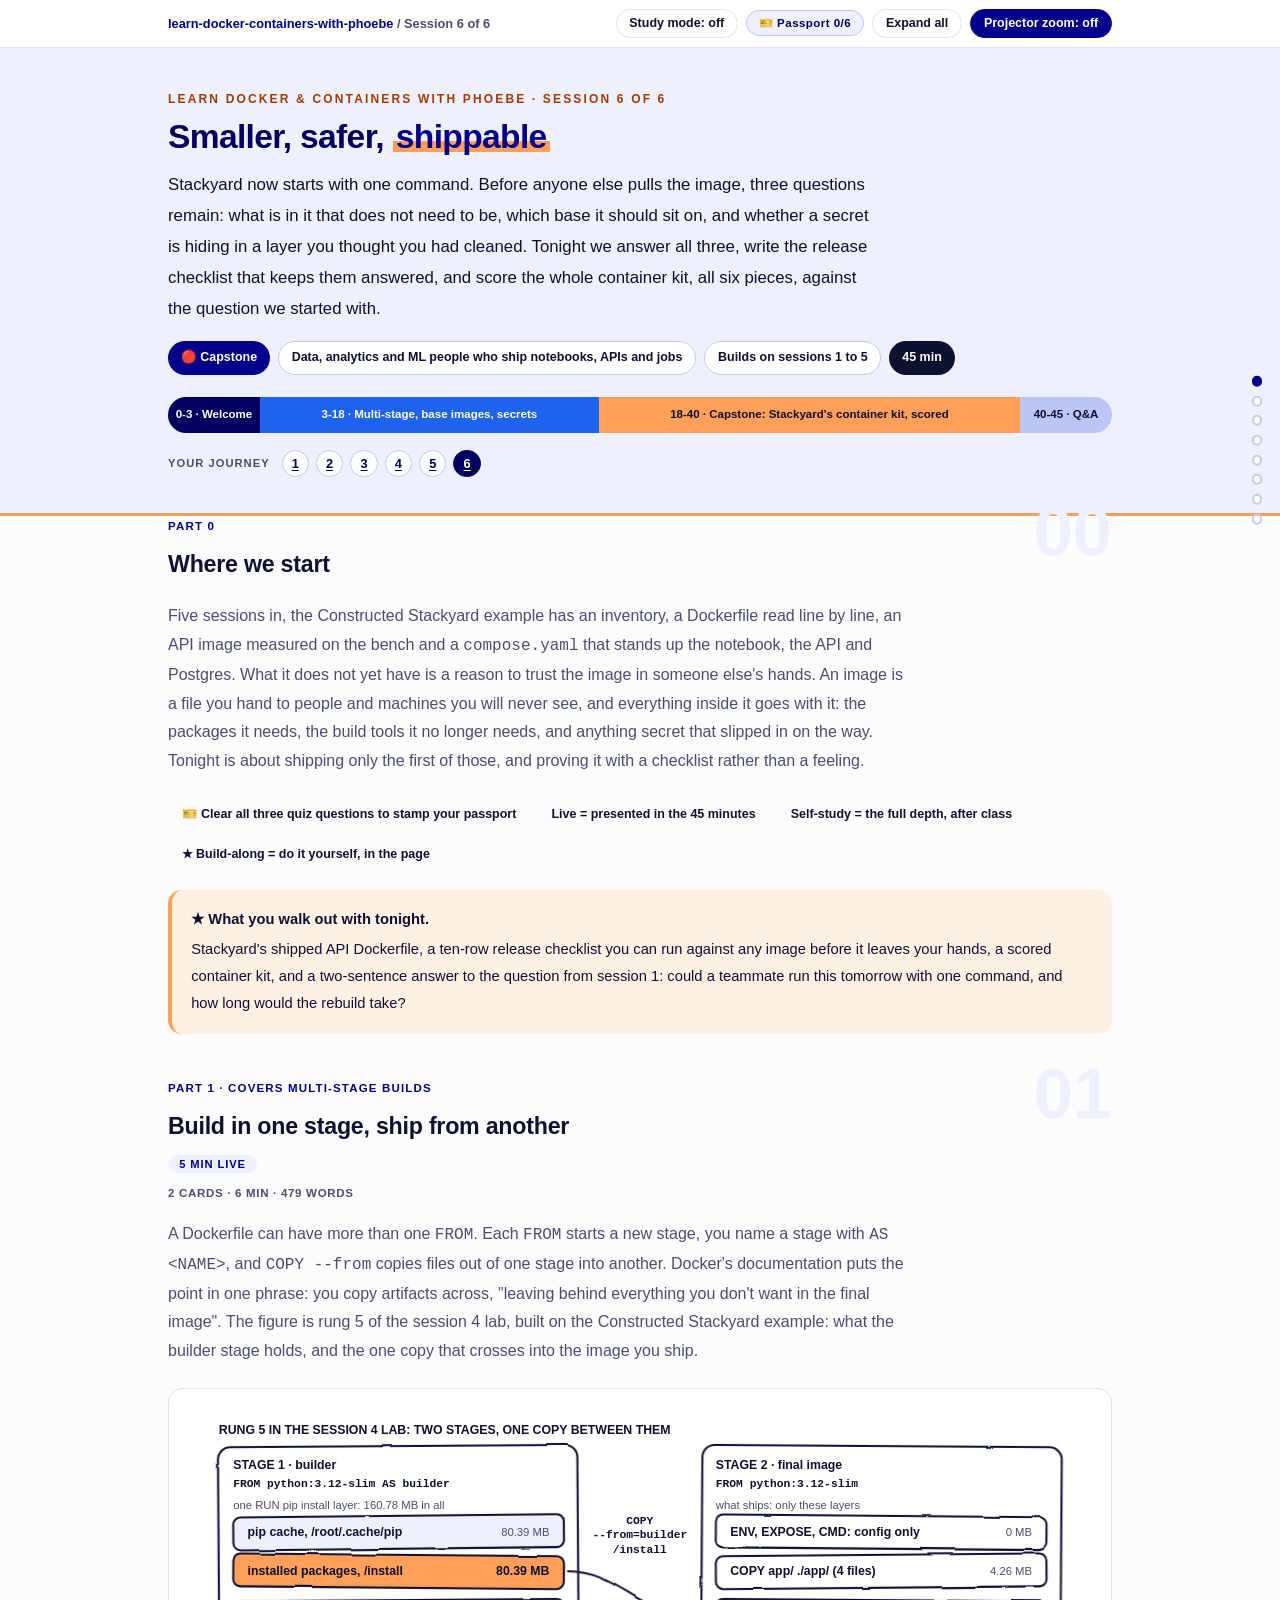
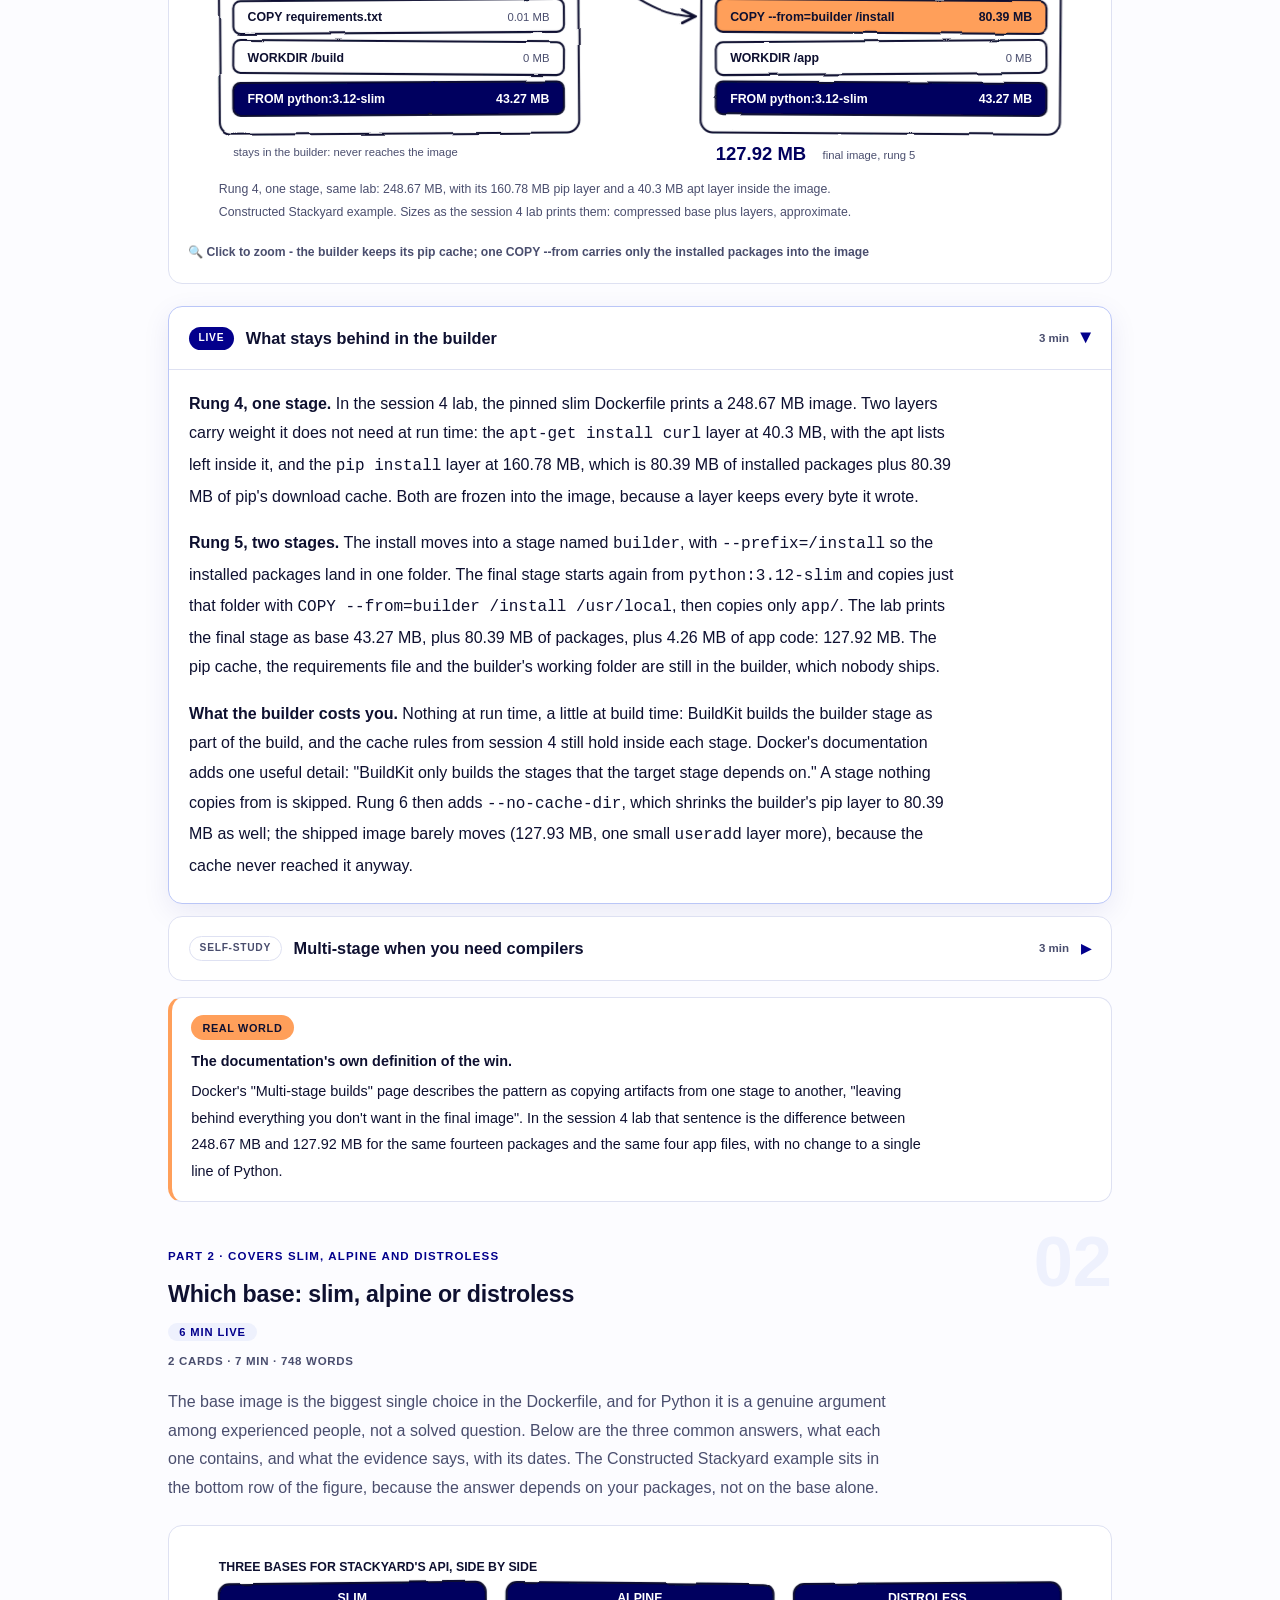
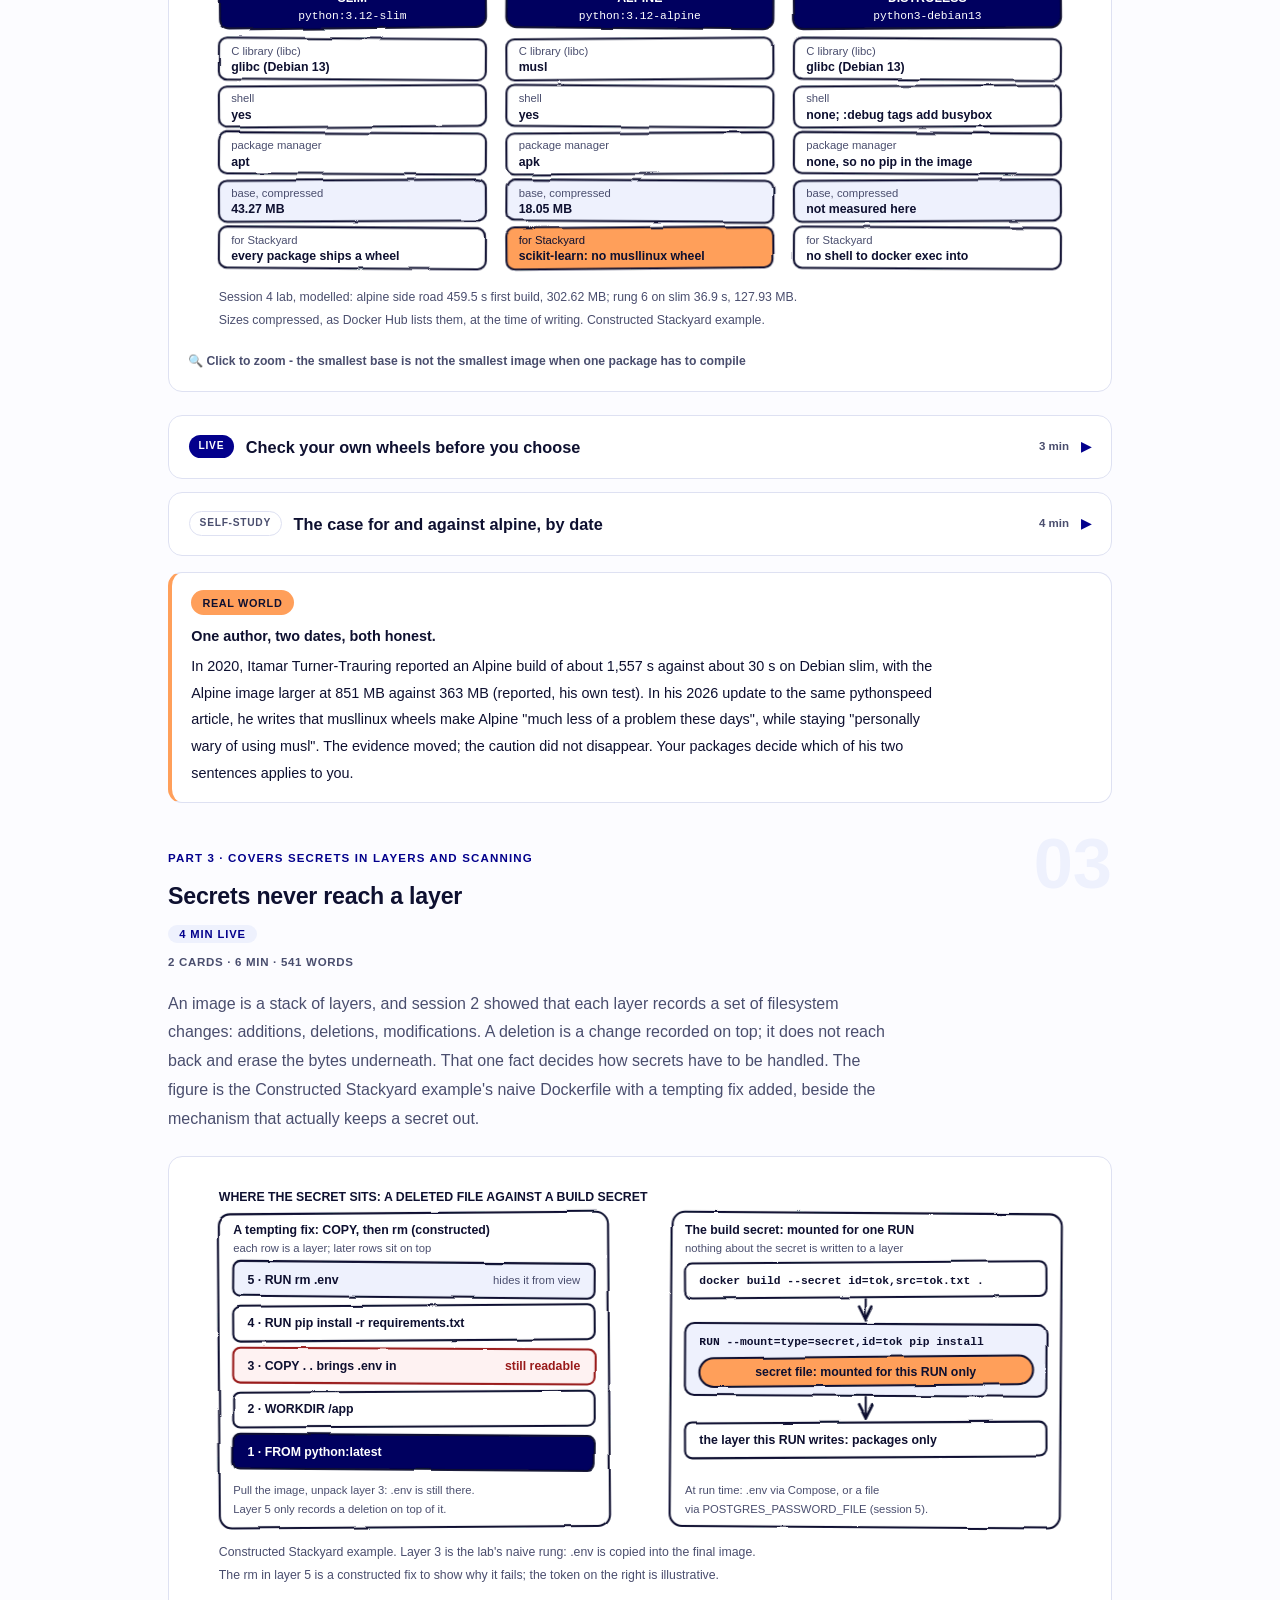
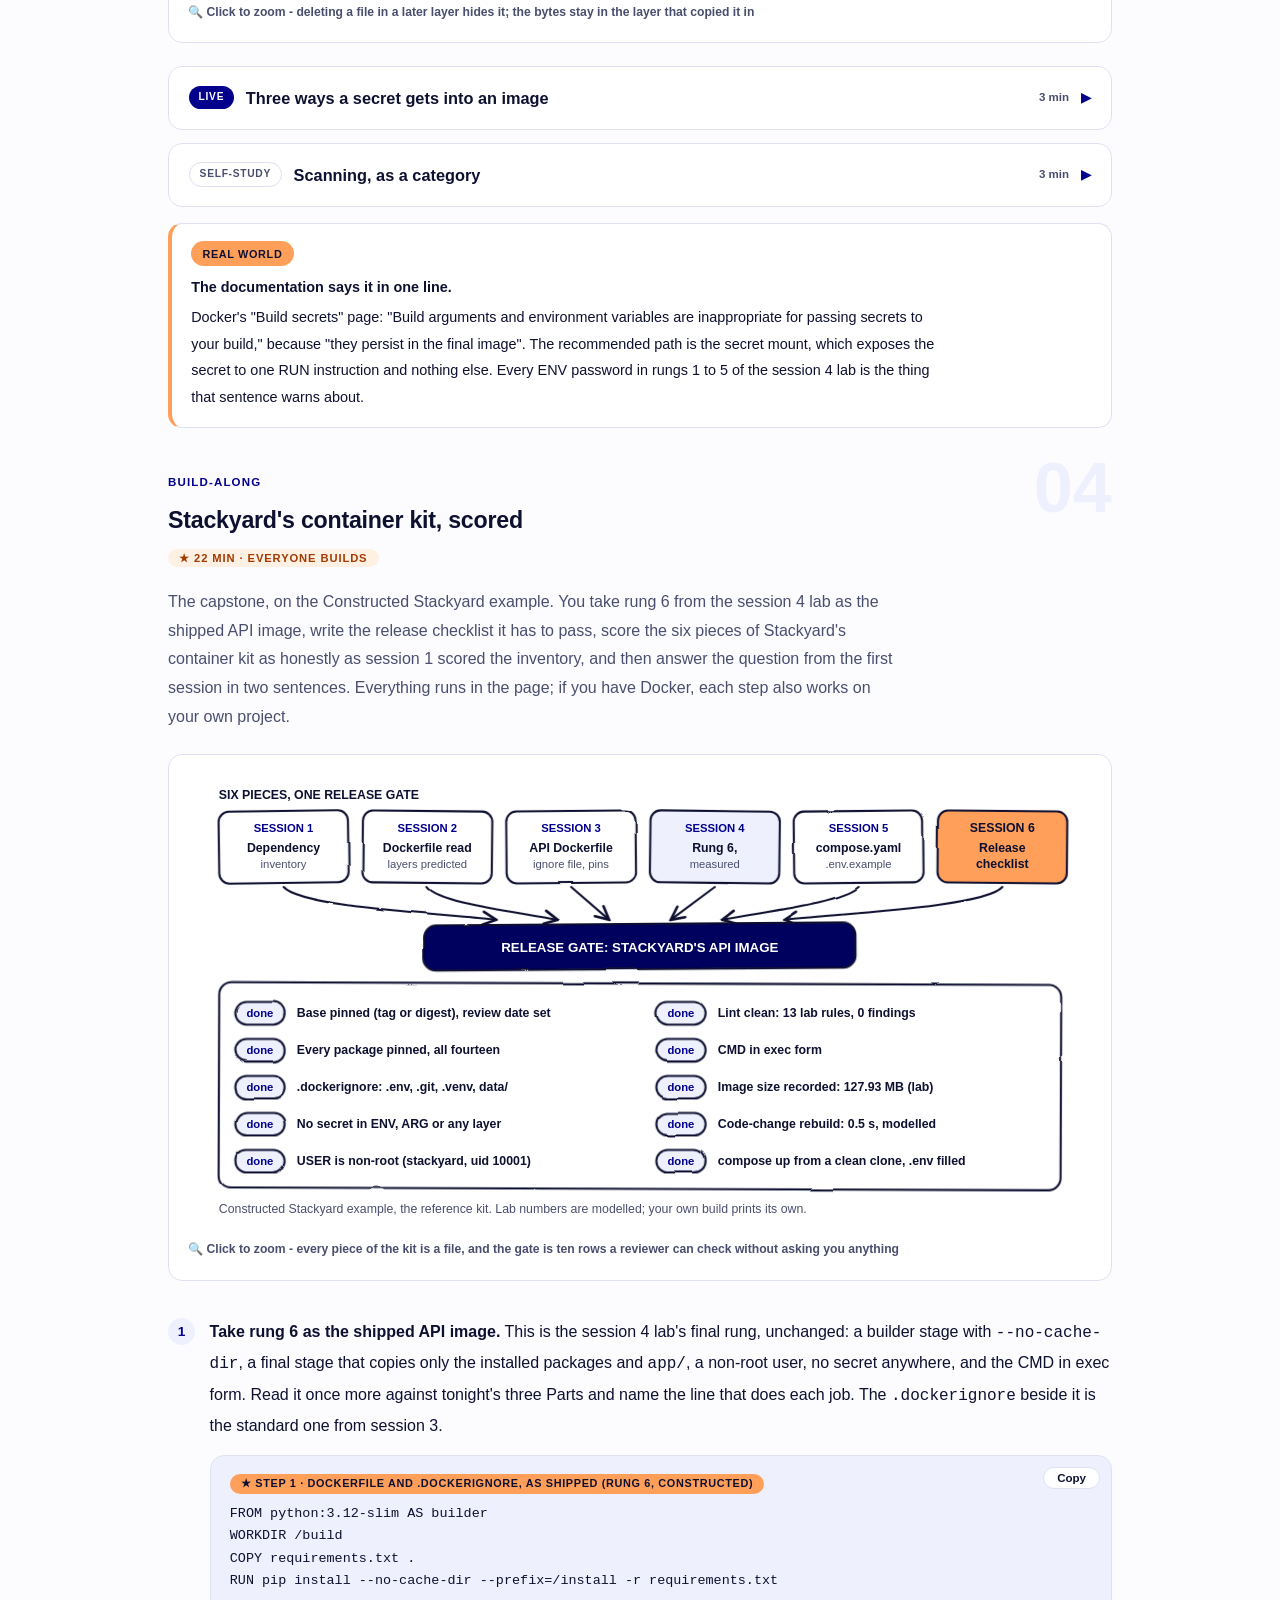
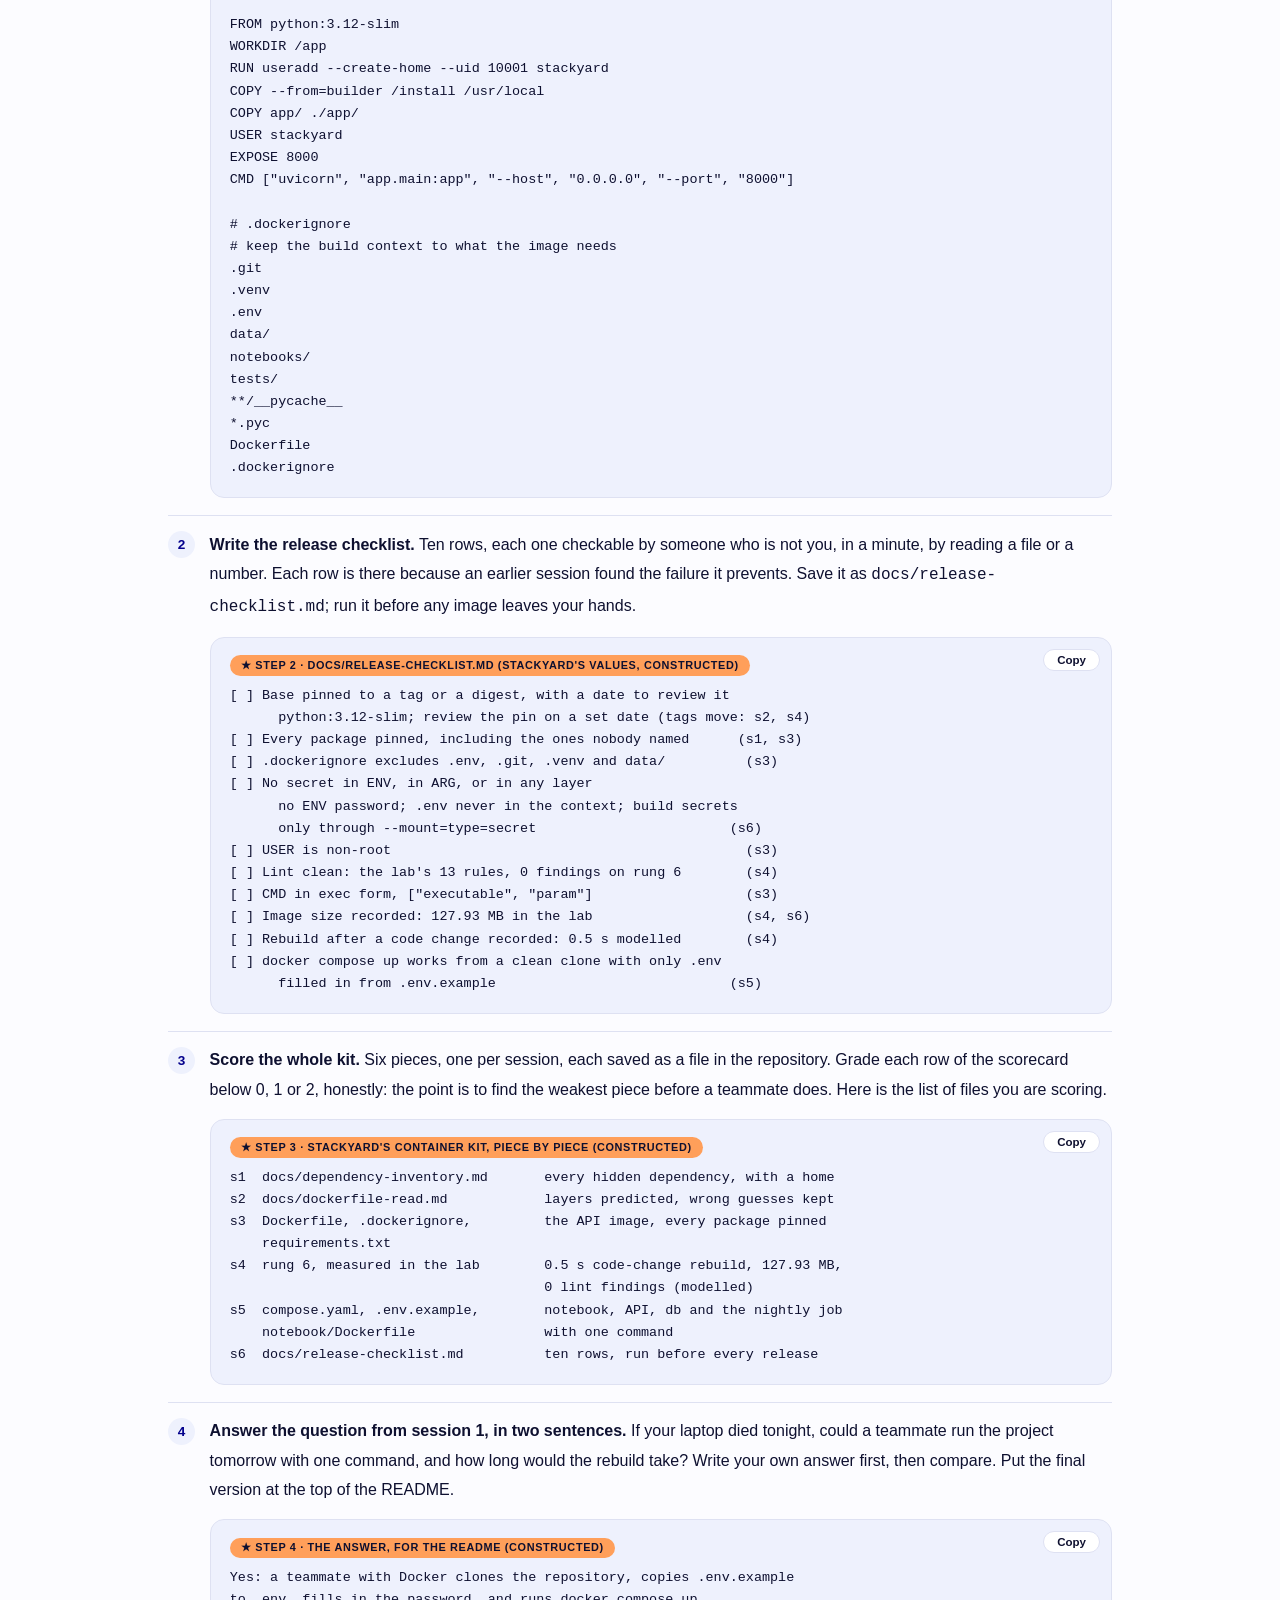
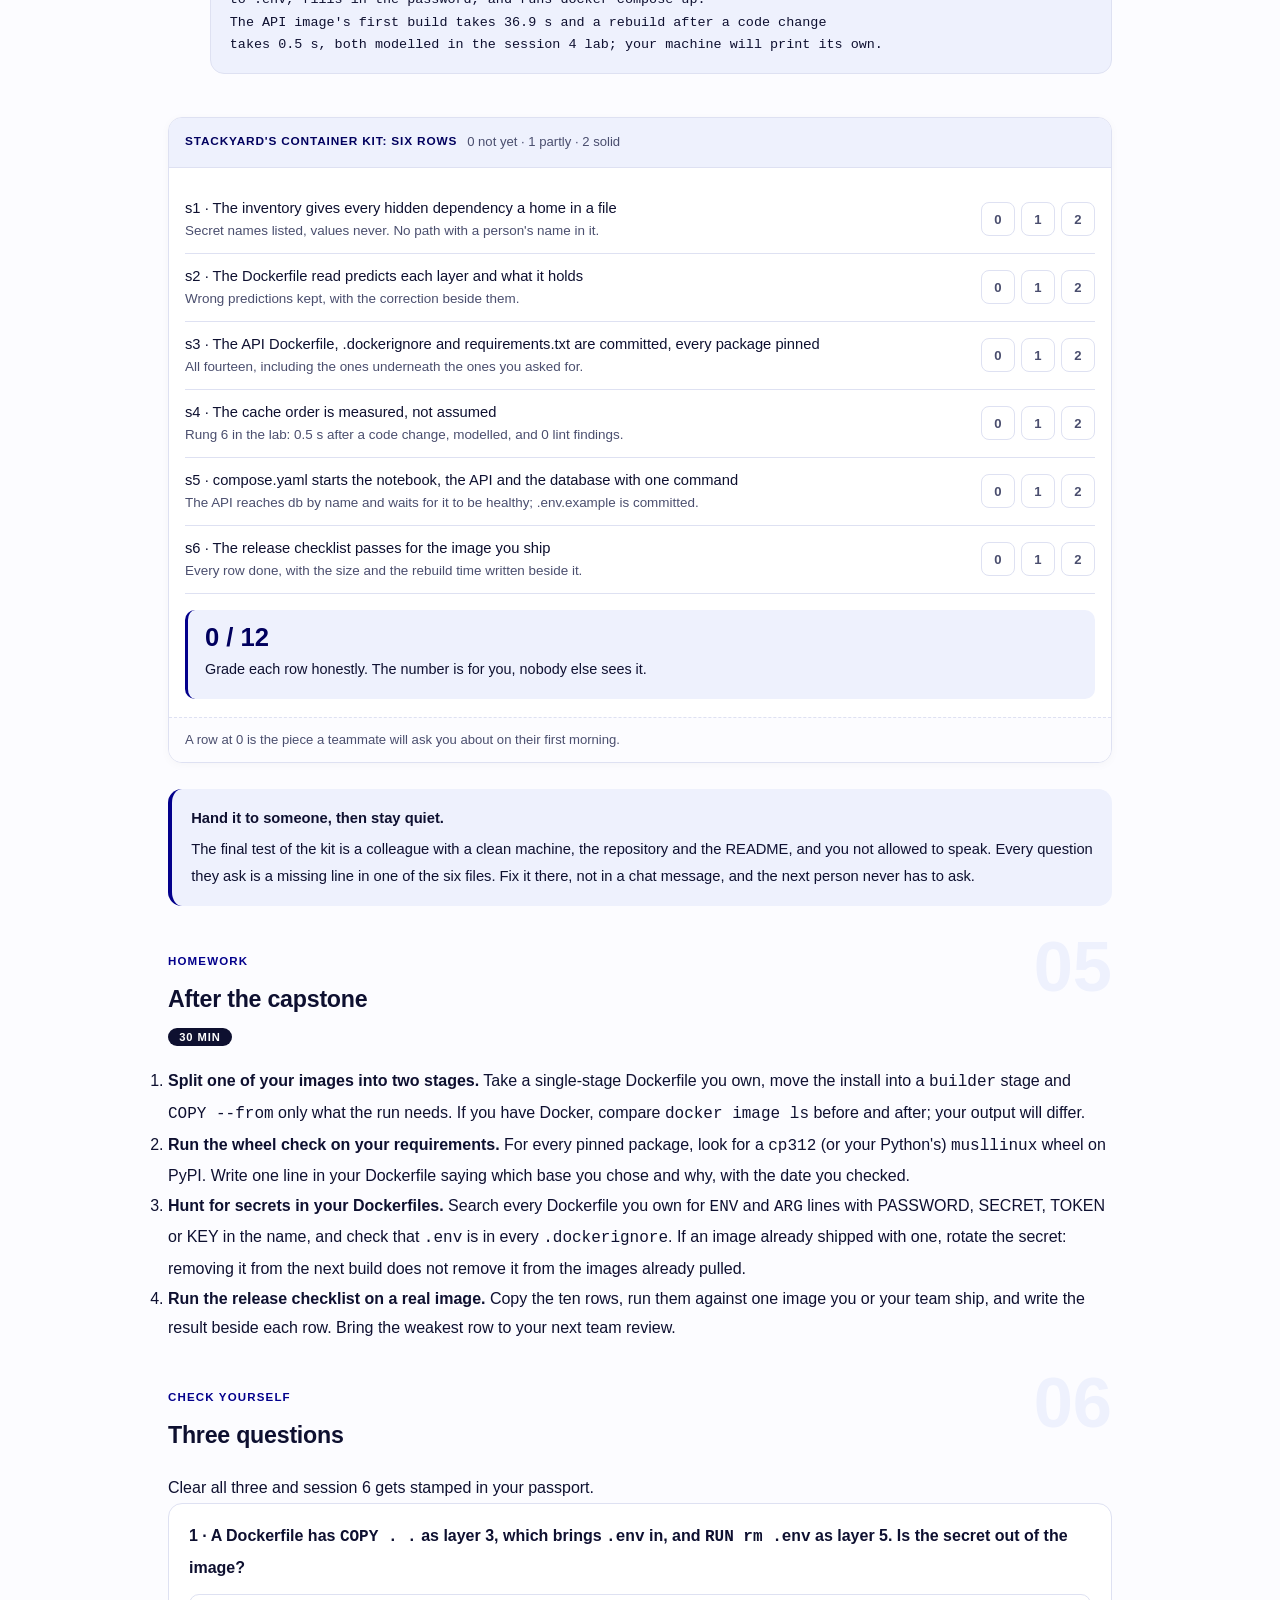
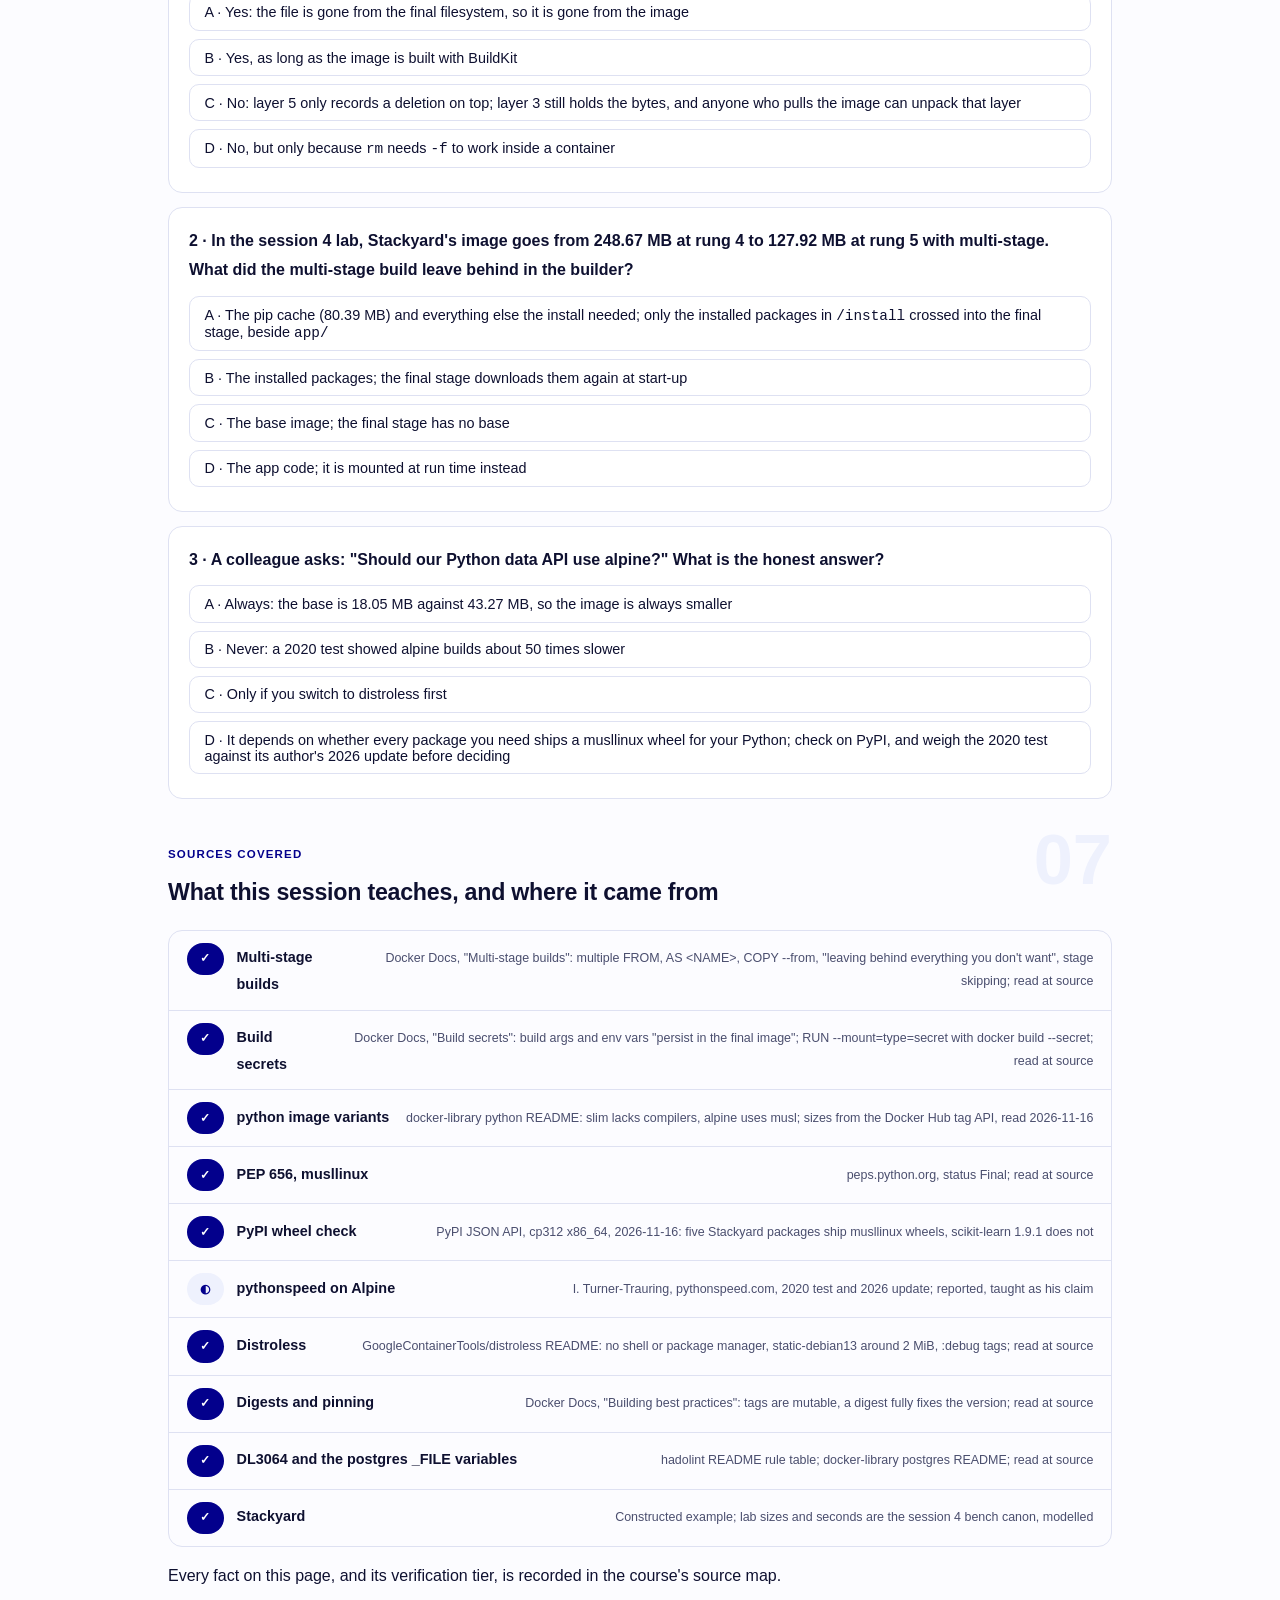
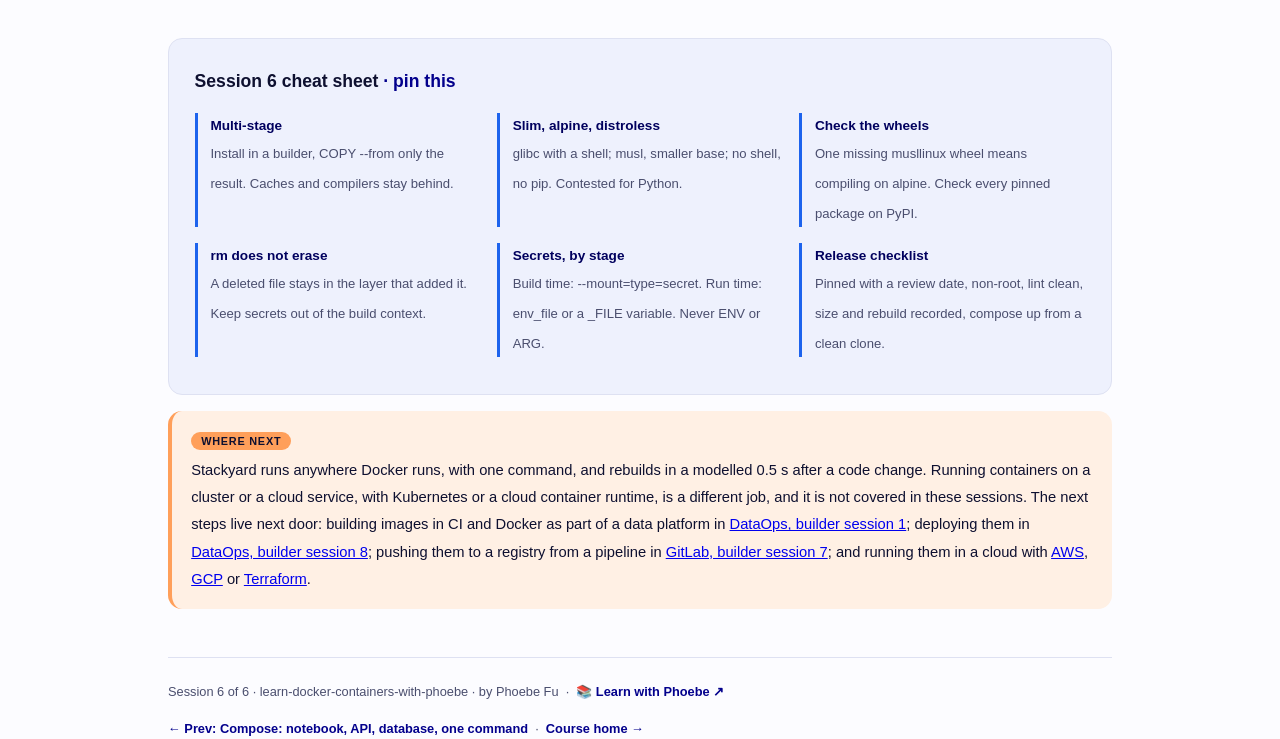
<file: courses/06-smaller-safer-shippable.html>
<!DOCTYPE html>
<html lang="en">
<head>
<meta charset="UTF-8">
<meta name="viewport" content="width=device-width, initial-scale=1.0">
<!-- social:start -->
<meta name="description" content="Session 6 of 6. Multi-stage builds that leave the pip cache behind, the slim against alpine against distroless argument for Python with both sides on the table, secrets that never reach a layer, and a release checklist that scores the constructed Stackyard team's whole container kit.">
<meta property="og:type" content="article">
<meta property="og:site_name" content="Learn with Phoebe">
<meta property="og:title" content="Smaller, safer, shippable - learn docker containers with phoebe">
<meta property="og:description" content="Session 6 of 6. Multi-stage builds, slim vs alpine vs distroless for Python (contested, both sides), secrets kept out of every layer, and a release checklist for the whole kit.">
<meta property="og:url" content="https://phoebefu6.github.io/learn-docker-containers-with-phoebe/courses/06-smaller-safer-shippable.html">
<meta property="og:image" content="https://phoebefu6.github.io/learn-docker-containers-with-phoebe/assets/og-cover.png">
<meta property="og:image:width" content="1200">
<meta property="og:image:height" content="630">
<meta name="twitter:card" content="summary_large_image">
<meta name="twitter:title" content="Smaller, safer, shippable - learn docker containers with phoebe">
<meta name="twitter:description" content="Session 6 of 6. Multi-stage, base images argued honestly, secrets out of layers, and the release checklist.">
<meta name="twitter:image" content="https://phoebefu6.github.io/learn-docker-containers-with-phoebe/assets/og-cover.png">
<!-- social:end -->
<title>Session 6 · Smaller, safer, shippable - learn docker containers with phoebe</title>
<link rel="stylesheet" href="../assets/style.css?v=1">
</head>
<body>

<div class="toolbar">
  <div class="wrap">
    <span class="crumb"><a href="../index.html">learn-docker-containers-with-phoebe</a> / Session 6 of 6</span>
    <button class="btn" id="toggle-all" type="button">Expand all</button>
    <button class="btn primary" id="zoom-toggle" type="button">Projector zoom: off</button>
  </div>
</div>

<header class="masthead">
  <div class="wrap">
    <div class="eyebrow">Learn Docker &amp; Containers with Phoebe · Session 6 of 6</div>
    <h1>Smaller, safer, <span class="accent">shippable</span></h1>
    <p class="sub">Stackyard now starts with one command. Before anyone else pulls the image, three questions remain: what is in it that does not need to be, which base it should sit on, and whether a secret is hiding in a layer you thought you had cleaned. Tonight we answer all three, write the release checklist that keeps them answered, and score the whole container kit, all six pieces, against the question we started with.</p>
    <div class="chip-row">
      <span class="chip level">🔴 Capstone</span>
      <span class="chip audience">Data, analytics and ML people who ship notebooks, APIs and jobs</span>
      <span class="chip audience">Builds on sessions 1 to 5</span>
      <span class="chip time">45 min</span>
    </div>
    <div class="agenda">
      <span class="a1" style="flex:1">0-3 · Welcome</span>
      <span class="a2" style="flex:4">3-18 · Multi-stage, base images, secrets</span>
      <span class="a3" style="flex:5">18-40 · Capstone: Stackyard's container kit, scored</span>
      <span class="a4" style="flex:1">40-45 · Q&amp;A</span>
    </div>
  </div>
</header>

<main class="wrap">

  <section class="section" id="intro">
    <div class="section-kicker">
      <span class="klabel">Part 0</span>
      <h2>Where we start</h2>
    </div>
    <p class="lede">Five sessions in, the Constructed Stackyard example has an inventory, a Dockerfile read line by line, an API image measured on the bench and a <code>compose.yaml</code> that stands up the notebook, the API and Postgres. What it does not yet have is a reason to trust the image in someone else's hands. An image is a file you hand to people and machines you will never see, and everything inside it goes with it: the packages it needs, the build tools it no longer needs, and anything secret that slipped in on the way. Tonight is about shipping only the first of those, and proving it with a checklist rather than a feeling.</p>

    <div class="legend">
      <span class="pill">🎫 Clear all three quiz questions to stamp your passport</span>
      <span class="pill">Live = presented in the 45 minutes</span>
      <span class="pill">Self-study = the full depth, after class</span>
      <span class="pill">★ Build-along = do it yourself, in the page</span>
    </div>

    <div class="callout win">
      <p><strong>★ What you walk out with tonight.</strong> Stackyard's shipped API Dockerfile, a ten-row release checklist you can run against any image before it leaves your hands, a scored container kit, and a two-sentence answer to the question from session 1: could a teammate run this tomorrow with one command, and how long would the rebuild take?</p>
    </div>
  </section>

  <section class="section" id="part-1">
    <div class="section-kicker">
      <span class="klabel">Part 1 · covers multi-stage builds</span>
      <h2>Build in one stage, ship from another</h2>
      <span class="tag concept">5 min live</span>
    </div>
    <p class="lede">A Dockerfile can have more than one <code>FROM</code>. Each <code>FROM</code> starts a new stage, you name a stage with <code>AS &lt;NAME&gt;</code>, and <code>COPY --from</code> copies files out of one stage into another. Docker's documentation puts the point in one phrase: you copy artifacts across, "leaving behind everything you don't want in the final image". The figure is rung 5 of the session 4 lab, built on the Constructed Stackyard example: what the builder stage holds, and the one copy that crosses into the image you ship.</p>

    <figure class="zoomable">
      <svg viewBox="0 0 880 412" xmlns="http://www.w3.org/2000/svg" role="img" aria-label="Rung 5 of the session 4 lab, constructed Stackyard example. Left, the builder stage from python:3.12-slim: base 43.27 MB, WORKDIR 0 MB, COPY requirements.txt 0.01 MB, and one RUN pip install layer of 160.78 MB that holds the installed packages in /install, 80.39 MB, and the pip cache, 80.39 MB. One arrow, COPY --from=builder /install, carries only the installed packages into the final stage. Right, the final stage from python:3.12-slim: base 43.27 MB, WORKDIR 0 MB, the copied packages 80.39 MB, COPY app/ 4.26 MB, and config only. Final image 127.92 MB. For comparison rung 4, a single stage, prints 248.67 MB with its pip layer of 160.78 MB and an apt layer of 40.3 MB inside the image.">
        <defs>
          <filter id="s6aSk" x="-3%" y="-3%" width="106%" height="106%"><feTurbulence type="fractalNoise" baseFrequency="0.02" numOctaves="2" seed="61" result="n"/><feDisplacementMap in="SourceGraphic" in2="n" scale="2.4" xChannelSelector="R" yChannelSelector="G"/></filter>
          <pattern id="s6aHc" patternUnits="userSpaceOnUse" width="7" height="7" patternTransform="rotate(-38)"><line x1="0" y1="0" x2="0" y2="7" stroke="#03008C" stroke-width="1" opacity=".5"/></pattern>
          <marker id="s6aAr" viewBox="0 0 10 10" refX="9" refY="5" markerWidth="8" markerHeight="8" orient="auto"><path d="M1 1 L9 5 L1 9" fill="none" stroke="#0E1030" stroke-width="1.6" stroke-linecap="round"/></marker>
        </defs>
        <style>
          .s6aH { font: 800 12px Inter, sans-serif; fill: #0E1030; }
          .s6aL { font: 600 12px Inter, sans-serif; fill: #0E1030; }
          .s6aS { font: 400 11px Inter, sans-serif; fill: #4A4E6E; }
          .s6aC { font: 600 11px ui-monospace, SFMono-Regular, Menlo, monospace; fill: #0E1030; }
          .s6aV { font: 800 18px Inter, sans-serif; fill: #01005E; }
          .s6aW { font: 800 12px Inter, sans-serif; fill: #FFFFFF; }
          .s6aN { font: 400 12px Inter, sans-serif; fill: #4A4E6E; }
        </style>

        <text class="s6aH" x="30" y="24">RUNG 5 IN THE SESSION 4 LAB: TWO STAGES, ONE COPY BETWEEN THEM</text>

        <g filter="url(#s6aSk)" fill="none" stroke="#0E1030" stroke-width="2" stroke-linecap="round" stroke-linejoin="round">
          <rect x="30" y="36" width="350" height="280" rx="12" transform="rotate(-0.4 205 176)" fill="#FFFFFF"/>
          <rect x="500" y="36" width="350" height="280" rx="12" transform="rotate(0.4 675 176)" fill="#FFFFFF"/>

          <rect x="44" y="104" width="322" height="32" rx="7" transform="rotate(-0.6 205 120)" fill="#EEF1FD"/>
          <rect x="44" y="142" width="322" height="32" rx="7" transform="rotate(0.5 205 158)" fill="#FF9F5A"/>
          <rect x="44" y="186" width="322" height="32" rx="7" transform="rotate(-0.4 205 202)" fill="#FFFFFF"/>
          <rect x="44" y="226" width="322" height="32" rx="7" transform="rotate(0.4 205 242)" fill="#FFFFFF"/>
          <rect x="44" y="266" width="322" height="32" rx="7" transform="rotate(-0.3 205 282)" fill="#01005E"/>

          <rect x="514" y="104" width="322" height="32" rx="7" transform="rotate(0.5 675 120)" fill="#FFFFFF"/>
          <rect x="514" y="142" width="322" height="32" rx="7" transform="rotate(-0.5 675 158)" fill="#FFFFFF"/>
          <rect x="514" y="186" width="322" height="32" rx="7" transform="rotate(0.4 675 202)" fill="#FF9F5A"/>
          <rect x="514" y="226" width="322" height="32" rx="7" transform="rotate(-0.4 675 242)" fill="#FFFFFF"/>
          <rect x="514" y="266" width="322" height="32" rx="7" transform="rotate(0.3 675 282)" fill="#01005E"/>

          <path d="M370 158 C 420 158, 440 202, 494 202" marker-end="url(#s6aAr)"/>
        </g>

        <text class="s6aH" x="44" y="58">STAGE 1 · builder</text>
        <text class="s6aC" x="44" y="76">FROM python:3.12-slim AS builder</text>
        <text class="s6aS" x="44" y="97">one RUN pip install layer: 160.78 MB in all</text>

        <text class="s6aL" x="58" y="124">pip cache, /root/.cache/pip</text>
        <text class="s6aS" x="352" y="124" text-anchor="end">80.39 MB</text>
        <text class="s6aL" x="58" y="162">installed packages, /install</text>
        <text class="s6aL" x="352" y="162" text-anchor="end">80.39 MB</text>
        <text class="s6aL" x="58" y="206">COPY requirements.txt</text>
        <text class="s6aS" x="352" y="206" text-anchor="end">0.01 MB</text>
        <text class="s6aL" x="58" y="246">WORKDIR /build</text>
        <text class="s6aS" x="352" y="246" text-anchor="end">0 MB</text>
        <text class="s6aW" x="58" y="286">FROM python:3.12-slim</text>
        <text class="s6aW" x="352" y="286" text-anchor="end">43.27 MB</text>

        <text class="s6aC" x="440" y="112" text-anchor="middle">COPY</text>
        <text class="s6aC" x="440" y="126" text-anchor="middle">--from=builder</text>
        <text class="s6aC" x="440" y="140" text-anchor="middle">/install</text>

        <text class="s6aH" x="514" y="58">STAGE 2 · final image</text>
        <text class="s6aC" x="514" y="76">FROM python:3.12-slim</text>
        <text class="s6aS" x="514" y="97">what ships: only these layers</text>

        <text class="s6aL" x="528" y="124">ENV, EXPOSE, CMD: config only</text>
        <text class="s6aS" x="822" y="124" text-anchor="end">0 MB</text>
        <text class="s6aL" x="528" y="162">COPY app/ ./app/ (4 files)</text>
        <text class="s6aS" x="822" y="162" text-anchor="end">4.26 MB</text>
        <text class="s6aL" x="528" y="206">COPY --from=builder /install</text>
        <text class="s6aL" x="822" y="206" text-anchor="end">80.39 MB</text>
        <text class="s6aL" x="528" y="246">WORKDIR /app</text>
        <text class="s6aS" x="822" y="246" text-anchor="end">0 MB</text>
        <text class="s6aW" x="528" y="286">FROM python:3.12-slim</text>
        <text class="s6aW" x="822" y="286" text-anchor="end">43.27 MB</text>

        <text class="s6aS" x="44" y="338">stays in the builder: never reaches the image</text>
        <text class="s6aV" x="514" y="342">127.92 MB</text>
        <text class="s6aS" x="618" y="341">final image, rung 5</text>

        <text class="s6aN" x="30" y="374">Rung 4, one stage, same lab: 248.67 MB, with its 160.78 MB pip layer and a 40.3 MB apt layer inside the image.</text>
        <text class="s6aN" x="30" y="396">Constructed Stackyard example. Sizes as the session 4 lab prints them: compressed base plus layers, approximate.</text>
      </svg>
      <figcaption>🔍 Click to zoom - the builder keeps its pip cache; one COPY --from carries only the installed packages into the image</figcaption>
    </figure>

    <details class="card" open>
      <summary><span class="mode live">Live</span>What stays behind in the builder<span class="mini">3 min</span><span class="caret">▶</span></summary>
      <div class="body">
        <p><strong>Rung 4, one stage.</strong> In the session 4 lab, the pinned slim Dockerfile prints a 248.67 MB image. Two layers carry weight it does not need at run time: the <code>apt-get install curl</code> layer at 40.3 MB, with the apt lists left inside it, and the <code>pip install</code> layer at 160.78 MB, which is 80.39 MB of installed packages plus 80.39 MB of pip's download cache. Both are frozen into the image, because a layer keeps every byte it wrote.</p>
        <p><strong>Rung 5, two stages.</strong> The install moves into a stage named <code>builder</code>, with <code>--prefix=/install</code> so the installed packages land in one folder. The final stage starts again from <code>python:3.12-slim</code> and copies just that folder with <code>COPY --from=builder /install /usr/local</code>, then copies only <code>app/</code>. The lab prints the final stage as base 43.27 MB, plus 80.39 MB of packages, plus 4.26 MB of app code: 127.92 MB. The pip cache, the requirements file and the builder's working folder are still in the builder, which nobody ships.</p>
        <p><strong>What the builder costs you.</strong> Nothing at run time, a little at build time: BuildKit builds the builder stage as part of the build, and the cache rules from session 4 still hold inside each stage. Docker's documentation adds one useful detail: "BuildKit only builds the stages that the target stage depends on." A stage nothing copies from is skipped. Rung 6 then adds <code>--no-cache-dir</code>, which shrinks the builder's pip layer to 80.39 MB as well; the shipped image barely moves (127.93 MB, one small <code>useradd</code> layer more), because the cache never reached it anyway.</p>
      </div>
    </details>

    <details class="card">
      <summary><span class="mode self">Self-study</span>Multi-stage when you need compilers<span class="mini">3 min</span><span class="caret">▶</span></summary>
      <div class="body">
        <p>The python image's documentation describes the slim variant as "only the minimal Debian packages needed to run python": the toolchain for compiling extension modules is not there. Stackyard never needs it, because at the time of writing every one of its fourteen packages ships a ready-built wheel for Python 3.12 (a manylinux wheel, or a pure-Python one). Add a package with no wheel for your platform and <code>pip install</code> on slim fails trying to compile.</p>
        <p>Multi-stage turns that into a clean trade. Install the compilers in the builder, build there, and copy only the result. The final stage never sees the compilers, so they cost the shipped image nothing. A sketch of the shape, if you have Docker:</p>
        <div class="prompt-box good"><span class="label">★ The shape: compilers in the builder only (sketch)</span>FROM python:3.12-slim AS builder
RUN apt-get update &amp;&amp; apt-get install -y --no-install-recommends build-essential \
 &amp;&amp; rm -rf /var/lib/apt/lists/*
WORKDIR /build
COPY requirements.txt .
RUN pip install --no-cache-dir --prefix=/install -r requirements.txt

FROM python:3.12-slim
COPY --from=builder /install /usr/local
# no build-essential here: the final stage never installed it</div>
        <p>One caution: anything compiled in the builder that links to a system library at run time still needs that library in the final stage. If the final image fails on import with a missing <code>.so</code> file, install the run-time library (not the compiler) in the final stage.</p>
      </div>
    </details>

    <div class="callout example">
      <span class="ex-pill">Real world</span>
      <p><strong>The documentation's own definition of the win.</strong> Docker's "Multi-stage builds" page describes the pattern as copying artifacts from one stage to another, "leaving behind everything you don't want in the final image". In the session 4 lab that sentence is the difference between 248.67 MB and 127.92 MB for the same fourteen packages and the same four app files, with no change to a single line of Python.</p>
    </div>
  </section>

  <section class="section" id="part-2">
    <div class="section-kicker">
      <span class="klabel">Part 2 · covers slim, alpine and distroless</span>
      <h2>Which base: slim, alpine or distroless</h2>
      <span class="tag concept">6 min live</span>
    </div>
    <p class="lede">The base image is the biggest single choice in the Dockerfile, and for Python it is a genuine argument among experienced people, not a solved question. Below are the three common answers, what each one contains, and what the evidence says, with its dates. The Constructed Stackyard example sits in the bottom row of the figure, because the answer depends on your packages, not on the base alone.</p>

    <figure class="zoomable">
      <svg viewBox="0 0 880 384" xmlns="http://www.w3.org/2000/svg" role="img" aria-label="Three bases side by side. python:3.12-slim: glibc on Debian 13, has a shell, apt package manager, 43.27 MB compressed at the time of writing, and every Stackyard package has a glibc wheel. python:3.12-alpine: musl libc, has a shell, apk package manager, 18.05 MB compressed, and scikit-learn has no musllinux wheel. Distroless python3-debian13: glibc on Debian 13, no shell except in debug tags which add busybox, no package manager so no pip in the image, size not measured here, and no shell to docker exec into. In the session 4 lab, modelled, the alpine side road takes 459.5 seconds to build and prints 302.62 MB, against rung 6 on slim at 36.9 seconds and 127.93 MB.">
        <defs>
          <filter id="s6bSk" x="-3%" y="-3%" width="106%" height="106%"><feTurbulence type="fractalNoise" baseFrequency="0.02" numOctaves="2" seed="67" result="n"/><feDisplacementMap in="SourceGraphic" in2="n" scale="2.4" xChannelSelector="R" yChannelSelector="G"/></filter>
          <pattern id="s6bHc" patternUnits="userSpaceOnUse" width="7" height="7" patternTransform="rotate(-38)"><line x1="0" y1="0" x2="0" y2="7" stroke="#03008C" stroke-width="1" opacity=".5"/></pattern>
          <marker id="s6bAr" viewBox="0 0 10 10" refX="9" refY="5" markerWidth="8" markerHeight="8" orient="auto"><path d="M1 1 L9 5 L1 9" fill="none" stroke="#0E1030" stroke-width="1.6" stroke-linecap="round"/></marker>
        </defs>
        <style>
          .s6bH { font: 800 12px Inter, sans-serif; fill: #0E1030; }
          .s6bL { font: 600 12px Inter, sans-serif; fill: #0E1030; }
          .s6bS { font: 400 11px Inter, sans-serif; fill: #4A4E6E; }
          .s6bW { font: 800 12px Inter, sans-serif; fill: #FFFFFF; }
          .s6bX { font: 400 11px ui-monospace, SFMono-Regular, Menlo, monospace; fill: #FFFFFF; }
          .s6bN { font: 400 12px Inter, sans-serif; fill: #4A4E6E; }
          .s6bK { font: 400 11px Inter, sans-serif; fill: #0E1030; }
        </style>

        <text class="s6bH" x="30" y="24">THREE BASES FOR STACKYARD'S API, SIDE BY SIDE</text>

        <g filter="url(#s6bSk)" fill="none" stroke="#0E1030" stroke-width="2" stroke-linecap="round" stroke-linejoin="round">
          <rect x="30" y="36" width="260" height="44" rx="10" transform="rotate(-0.6 160 58)" fill="#01005E"/>
          <rect x="310" y="36" width="260" height="44" rx="10" transform="rotate(0.5 440 58)" fill="#01005E"/>
          <rect x="590" y="36" width="260" height="44" rx="10" transform="rotate(-0.4 720 58)" fill="#01005E"/>

          <rect x="30" y="90" width="260" height="40" rx="8" transform="rotate(0.4 160 110)" fill="#FFFFFF"/>
          <rect x="30" y="136" width="260" height="40" rx="8" transform="rotate(-0.4 160 156)" fill="#FFFFFF"/>
          <rect x="30" y="182" width="260" height="40" rx="8" transform="rotate(0.3 160 202)" fill="#FFFFFF"/>
          <rect x="30" y="228" width="260" height="40" rx="8" transform="rotate(-0.3 160 248)" fill="#EEF1FD"/>
          <rect x="30" y="274" width="260" height="40" rx="8" transform="rotate(0.4 160 294)" fill="#FFFFFF"/>

          <rect x="310" y="90" width="260" height="40" rx="8" transform="rotate(-0.4 440 110)" fill="#FFFFFF"/>
          <rect x="310" y="136" width="260" height="40" rx="8" transform="rotate(0.4 440 156)" fill="#FFFFFF"/>
          <rect x="310" y="182" width="260" height="40" rx="8" transform="rotate(-0.3 440 202)" fill="#FFFFFF"/>
          <rect x="310" y="228" width="260" height="40" rx="8" transform="rotate(0.3 440 248)" fill="#EEF1FD"/>
          <rect x="310" y="274" width="260" height="40" rx="8" transform="rotate(-0.5 440 294)" fill="#FF9F5A"/>

          <rect x="590" y="90" width="260" height="40" rx="8" transform="rotate(0.3 720 110)" fill="#FFFFFF"/>
          <rect x="590" y="136" width="260" height="40" rx="8" transform="rotate(-0.4 720 156)" fill="#FFFFFF"/>
          <rect x="590" y="182" width="260" height="40" rx="8" transform="rotate(0.4 720 202)" fill="#FFFFFF"/>
          <rect x="590" y="228" width="260" height="40" rx="8" transform="rotate(-0.3 720 248)" fill="#EEF1FD"/>
          <rect x="590" y="274" width="260" height="40" rx="8" transform="rotate(0.3 720 294)" fill="#FFFFFF"/>
        </g>

        <text class="s6bW" x="160" y="55" text-anchor="middle">SLIM</text>
        <text class="s6bX" x="160" y="71" text-anchor="middle">python:3.12-slim</text>
        <text class="s6bW" x="440" y="55" text-anchor="middle">ALPINE</text>
        <text class="s6bX" x="440" y="71" text-anchor="middle">python:3.12-alpine</text>
        <text class="s6bW" x="720" y="55" text-anchor="middle">DISTROLESS</text>
        <text class="s6bX" x="720" y="71" text-anchor="middle">python3-debian13</text>

        <text class="s6bS" x="42" y="106">C library (libc)</text>
        <text class="s6bL" x="42" y="122">glibc (Debian 13)</text>
        <text class="s6bS" x="42" y="152">shell</text>
        <text class="s6bL" x="42" y="168">yes</text>
        <text class="s6bS" x="42" y="198">package manager</text>
        <text class="s6bL" x="42" y="214">apt</text>
        <text class="s6bS" x="42" y="244">base, compressed</text>
        <text class="s6bL" x="42" y="260">43.27 MB</text>
        <text class="s6bS" x="42" y="290">for Stackyard</text>
        <text class="s6bL" x="42" y="306">every package ships a wheel</text>

        <text class="s6bS" x="322" y="106">C library (libc)</text>
        <text class="s6bL" x="322" y="122">musl</text>
        <text class="s6bS" x="322" y="152">shell</text>
        <text class="s6bL" x="322" y="168">yes</text>
        <text class="s6bS" x="322" y="198">package manager</text>
        <text class="s6bL" x="322" y="214">apk</text>
        <text class="s6bS" x="322" y="244">base, compressed</text>
        <text class="s6bL" x="322" y="260">18.05 MB</text>
        <text class="s6bK" x="322" y="290">for Stackyard</text>
        <text class="s6bL" x="322" y="306">scikit-learn: no musllinux wheel</text>

        <text class="s6bS" x="602" y="106">C library (libc)</text>
        <text class="s6bL" x="602" y="122">glibc (Debian 13)</text>
        <text class="s6bS" x="602" y="152">shell</text>
        <text class="s6bL" x="602" y="168">none; :debug tags add busybox</text>
        <text class="s6bS" x="602" y="198">package manager</text>
        <text class="s6bL" x="602" y="214">none, so no pip in the image</text>
        <text class="s6bS" x="602" y="244">base, compressed</text>
        <text class="s6bL" x="602" y="260">not measured here</text>
        <text class="s6bS" x="602" y="290">for Stackyard</text>
        <text class="s6bL" x="602" y="306">no shell to docker exec into</text>

        <text class="s6bN" x="30" y="346">Session 4 lab, modelled: alpine side road 459.5 s first build, 302.62 MB; rung 6 on slim 36.9 s, 127.93 MB.</text>
        <text class="s6bN" x="30" y="368">Sizes compressed, as Docker Hub lists them, at the time of writing. Constructed Stackyard example.</text>
      </svg>
      <figcaption>🔍 Click to zoom - the smallest base is not the smallest image when one package has to compile</figcaption>
    </figure>

    <details class="card">
      <summary><span class="mode live">Live</span>Check your own wheels before you choose<span class="mini">3 min</span><span class="caret">▶</span></summary>
      <div class="body">
        <p><strong>The fact underneath the argument.</strong> The official alpine variant uses musl as its C library, not glibc, and the python image's documentation warns that "software will often run into issues depending on the depth of their libc requirements/assumptions". For Python the practical question is wheels. A manylinux wheel is built against glibc and cannot be used on musl. PEP 656, now Final, defines the <code>musllinux</code> platform tag so projects can publish wheels built for musl-based distributions such as Alpine. If every package you need publishes a musllinux wheel for your Python and your processor, pip installs ready-built files on alpine. If one does not, pip compiles it from source, and you need a compiler in the image to do it.</p>
        <p><strong>Stackyard, checked on PyPI at the time of writing.</strong> numpy, pandas, scipy, pydantic-core and psycopg2-binary all publish musllinux wheels for CPython 3.12 on x86_64. scikit-learn 1.9.1 publishes manylinux, macOS and Windows wheels, and no musllinux wheel. So on alpine, pip builds scikit-learn from source. The session 4 lab models exactly that on its alpine side road: <code>apk add build-base</code> to get a compiler (modelled at 196 MB), and a modelled 420 s to compile. It prints a first build of 459.5 s, a rebuild after a requirements change of 454.9 s, and a 302.62 MB image, against rung 6 on slim at 36.9 s, 35.3 s and 127.93 MB. The 18.05 MB base did not survive contact with one missing wheel.</p>
        <p><strong>The one-minute check, for your own project.</strong> For each package in your requirements file, look at the release's file list and search for a filename containing both your Python tag (<code>cp312</code>) and <code>musllinux</code>. On the PyPI website that is the "Download files" list. Or, with Python on any machine (your output will differ, and an empty list means no musllinux wheel for that version):</p>
        <div class="prompt-box good"><span class="label">★ Does this release ship a musllinux wheel for Python 3.12?</span>python3 -c "import json, urllib.request as u; d = json.load(u.urlopen('https://pypi.org/pypi/scikit-learn/1.9.1/json')); print([f['filename'] for f in d['urls'] if 'musllinux' in f['filename'] and 'cp312' in f['filename']])"</div>
        <p>Run it for every pinned package, not only the famous ones. The answer is a property of your exact list on the day you check, which is why the same team can reasonably choose alpine one year and slim the next.</p>
      </div>
    </details>

    <details class="card">
      <summary><span class="mode self">Self-study</span>The case for and against alpine, by date<span class="mini">4 min</span><span class="caret">▶</span></summary>
      <div class="body">
        <p><strong>Against, 2020 (reported).</strong> Itamar Turner-Trauring's article "Using Alpine can make Python Docker builds 50x slower" on pythonspeed.com, first published 2020-01-29, reports his own test: a build that took about 1,557 s on Alpine against about 30 s on Debian slim, and an Alpine image that came out larger, 851 MB against 363 MB. The cause was the one above: packages with no musl wheel at the time, compiled from source, with the compilers left in the image.</p>
        <p><strong>The standard that changed the picture.</strong> PEP 656 defined the <code>musllinux</code> wheel tag, and it is now Final. Projects started publishing musl wheels alongside their manylinux ones. At the time of writing, most of Stackyard's heavy packages do.</p>
        <p><strong>Softer, 2026 (reported).</strong> The same author updated the article on 2026-01-30. He writes that musllinux wheels make Alpine "much less of a problem these days", and in the same update says he remains "personally wary of using musl". Both statements come from the same person, a few lines apart, and both are fair: the wheel gap has mostly closed, and musl still behaves differently from glibc in places your tests may not reach.</p>
        <p><strong>For distroless.</strong> The distroless images contain "only your application and its runtime dependencies", with no package manager and no shell. The static base, <code>static-debian13</code>, is "around 2 MiB" by the project's own account, and a <code>python3-debian13</code> image is published. The trade-off is operational: no shell means nothing to <code>docker exec</code> into when something goes wrong at 2 a.m., and no pip means every package arrives through a <code>COPY --from</code> out of a builder stage. The <code>:debug</code> tags add a busybox shell for exactly that moment. No size is quoted here for the Python image: it was not measured.</p>
        <p><strong>Where that leaves you.</strong> Not with a winner. Slim is the default the session 4 lab measured and every Stackyard package installs on it from wheels. Alpine is smaller as a base and can be a fine choice when your exact package list has musllinux wheels and your tests run on it. Distroless removes the most and asks the most of your debugging habits. Check your packages, write the reason in the Dockerfile as a comment, and revisit it when the list changes.</p>
      </div>
    </details>

    <div class="callout example">
      <span class="ex-pill">Real world</span>
      <p><strong>One author, two dates, both honest.</strong> In 2020, Itamar Turner-Trauring reported an Alpine build of about 1,557 s against about 30 s on Debian slim, with the Alpine image larger at 851 MB against 363 MB (reported, his own test). In his 2026 update to the same pythonspeed article, he writes that musllinux wheels make Alpine "much less of a problem these days", while staying "personally wary of using musl". The evidence moved; the caution did not disappear. Your packages decide which of his two sentences applies to you.</p>
    </div>
  </section>

  <section class="section" id="part-3">
    <div class="section-kicker">
      <span class="klabel">Part 3 · covers secrets in layers and scanning</span>
      <h2>Secrets never reach a layer</h2>
      <span class="tag concept">4 min live</span>
    </div>
    <p class="lede">An image is a stack of layers, and session 2 showed that each layer records a set of filesystem changes: additions, deletions, modifications. A deletion is a change recorded on top; it does not reach back and erase the bytes underneath. That one fact decides how secrets have to be handled. The figure is the Constructed Stackyard example's naive Dockerfile with a tempting fix added, beside the mechanism that actually keeps a secret out.</p>

    <figure class="zoomable">
      <svg viewBox="0 0 880 404" xmlns="http://www.w3.org/2000/svg" role="img" aria-label="Left, a constructed tempting fix: five layers. Layer 1 FROM python:latest, layer 2 WORKDIR /app, layer 3 COPY . . which brings .env into the image, layer 4 RUN pip install, layer 5 RUN rm .env, which hides the file from view. The bytes of .env stay in layer 3 and are still readable by anyone who pulls the image and unpacks that layer. Right, a build secret: docker build --secret passes a secret that is mounted as a file only for one RUN with --mount=type=secret, and the layer that RUN writes holds the packages only. At run time the password arrives from .env through Compose or from a file through POSTGRES_PASSWORD_FILE.">
        <defs>
          <filter id="s6cSk" x="-3%" y="-3%" width="106%" height="106%"><feTurbulence type="fractalNoise" baseFrequency="0.02" numOctaves="2" seed="73" result="n"/><feDisplacementMap in="SourceGraphic" in2="n" scale="2.4" xChannelSelector="R" yChannelSelector="G"/></filter>
          <pattern id="s6cHc" patternUnits="userSpaceOnUse" width="7" height="7" patternTransform="rotate(-38)"><line x1="0" y1="0" x2="0" y2="7" stroke="#03008C" stroke-width="1" opacity=".5"/></pattern>
          <marker id="s6cAr" viewBox="0 0 10 10" refX="9" refY="5" markerWidth="8" markerHeight="8" orient="auto"><path d="M1 1 L9 5 L1 9" fill="none" stroke="#0E1030" stroke-width="1.6" stroke-linecap="round"/></marker>
        </defs>
        <style>
          .s6cH { font: 800 12px Inter, sans-serif; fill: #0E1030; }
          .s6cL { font: 600 12px Inter, sans-serif; fill: #0E1030; }
          .s6cS { font: 400 11px Inter, sans-serif; fill: #4A4E6E; }
          .s6cC { font: 600 11px ui-monospace, SFMono-Regular, Menlo, monospace; fill: #0E1030; }
          .s6cW { font: 800 12px Inter, sans-serif; fill: #FFFFFF; }
          .s6cR { font: 800 12px Inter, sans-serif; fill: #991B1B; }
          .s6cN { font: 400 12px Inter, sans-serif; fill: #4A4E6E; }
        </style>

        <text class="s6cH" x="30" y="24">WHERE THE SECRET SITS: A DELETED FILE AGAINST A BUILD SECRET</text>

        <g filter="url(#s6cSk)" fill="none" stroke="#0E1030" stroke-width="2" stroke-linecap="round" stroke-linejoin="round">
          <rect x="30" y="36" width="380" height="306" rx="12" transform="rotate(-0.4 220 189)" fill="#FFFFFF"/>
          <rect x="470" y="36" width="380" height="306" rx="12" transform="rotate(0.4 660 189)" fill="#FFFFFF"/>

          <rect x="44" y="84" width="352" height="34" rx="7" transform="rotate(0.5 220 101)" fill="#EEF1FD"/>
          <rect x="44" y="126" width="352" height="34" rx="7" transform="rotate(-0.4 220 143)" fill="#FFFFFF"/>
          <rect x="44" y="168" width="352" height="34" rx="7" transform="rotate(0.3 220 185)" fill="#FEF2F2" stroke="#991B1B"/>
          <rect x="44" y="210" width="352" height="34" rx="7" transform="rotate(-0.3 220 227)" fill="#FFFFFF"/>
          <rect x="44" y="252" width="352" height="34" rx="7" transform="rotate(0.4 220 269)" fill="#01005E"/>

          <rect x="484" y="84" width="352" height="34" rx="7" transform="rotate(-0.4 660 101)" fill="#FFFFFF"/>
          <path d="M660 120 L660 140" marker-end="url(#s6cAr)"/>
          <rect x="484" y="144" width="352" height="70" rx="9" transform="rotate(0.3 660 179)" fill="#EEF1FD"/>
          <rect x="498" y="176" width="324" height="28" rx="14" transform="rotate(-0.5 660 190)" fill="#FF9F5A"/>
          <path d="M660 216 L660 236" marker-end="url(#s6cAr)"/>
          <rect x="484" y="240" width="352" height="34" rx="7" transform="rotate(-0.3 660 257)" fill="#FFFFFF"/>
        </g>

        <text class="s6cH" x="44" y="56">A tempting fix: COPY, then rm (constructed)</text>
        <text class="s6cS" x="44" y="74">each row is a layer; later rows sit on top</text>

        <text class="s6cL" x="58" y="105">5 · RUN rm .env</text>
        <text class="s6cS" x="382" y="105" text-anchor="end">hides it from view</text>
        <text class="s6cL" x="58" y="147">4 · RUN pip install -r requirements.txt</text>
        <text class="s6cL" x="58" y="189">3 · COPY . . brings .env in</text>
        <text class="s6cR" x="382" y="189" text-anchor="end">still readable</text>
        <text class="s6cL" x="58" y="231">2 · WORKDIR /app</text>
        <text class="s6cW" x="58" y="273">1 · FROM python:latest</text>

        <text class="s6cS" x="44" y="310">Pull the image, unpack layer 3: .env is still there.</text>
        <text class="s6cS" x="44" y="328">Layer 5 only records a deletion on top of it.</text>

        <text class="s6cH" x="484" y="56">The build secret: mounted for one RUN</text>
        <text class="s6cS" x="484" y="74">nothing about the secret is written to a layer</text>

        <text class="s6cC" x="498" y="105">docker build --secret id=tok,src=tok.txt .</text>
        <text class="s6cC" x="498" y="165">RUN --mount=type=secret,id=tok pip install</text>
        <text class="s6cL" x="660" y="195" text-anchor="middle">secret file: mounted for this RUN only</text>
        <text class="s6cL" x="498" y="261">the layer this RUN writes: packages only</text>

        <text class="s6cS" x="484" y="310">At run time: .env via Compose, or a file</text>
        <text class="s6cS" x="484" y="328">via POSTGRES_PASSWORD_FILE (session 5).</text>

        <text class="s6cN" x="30" y="370">Constructed Stackyard example. Layer 3 is the lab's naive rung: .env is copied into the final image.</text>
        <text class="s6cN" x="30" y="392">The rm in layer 5 is a constructed fix to show why it fails; the token on the right is illustrative.</text>
      </svg>
      <figcaption>🔍 Click to zoom - deleting a file in a later layer hides it; the bytes stay in the layer that copied it in</figcaption>
    </figure>

    <details class="card">
      <summary><span class="mode live">Live</span>Three ways a secret gets into an image<span class="mini">3 min</span><span class="caret">▶</span></summary>
      <div class="body">
        <p><strong>1 · Copied in with the project.</strong> The naive rung in the session 4 lab copies the whole folder with <code>COPY . .</code> and no <code>.dockerignore</code>, and the lab prints the consequence in red: ".env is copied into the final image". Adding <code>RUN rm .env</code> later does not help. The file disappears from the container's view, but layer 3 still holds its bytes, and anyone who can pull the image can unpack that layer. The fix is to keep it out of the build context in the first place: <code>.env</code> in <code>.dockerignore</code>, which the standard <code>.dockerignore</code> from session 3 already does.</p>
        <p><strong>2 · Written into ENV or ARG.</strong> Rungs 1 to 5 of the lab carry <code>ENV DB_PASSWORD=stackyard-dev-123</code>, and the lab's lint flags it as DL3064, modelled on hadolint's rule: "Potentially sensitive data should not be used in the ARG or ENV commands". An ENV value is not in a file layer; it is in the image configuration, which is just as readable, and every container started from the image inherits it. Docker's "Build secrets" page is direct: "Build arguments and environment variables are inappropriate for passing secrets to your build" because "they persist in the final image". Rung 6 removes the line entirely.</p>
        <p><strong>3 · Needed during a build step.</strong> Sometimes a build genuinely needs a secret, for example a token for a private package index. The right tool is a build secret: <code>docker build --secret id=...,src=...</code> passes it in, and <code>RUN --mount=type=secret,id=...</code> exposes it to that one RUN only. It is never written to the layer the RUN produces. Stackyard's API does not need one: its packages come from public PyPI.</p>
        <p><strong>And at run time.</strong> The password the running API and database need arrives when the container starts, never when the image is built: from <code>.env</code> through Compose's <code>env_file</code>, as session 5 set up (where <code>DB_PASSWORD</code> became <code>POSTGRES_PASSWORD</code>), or from a file, as the postgres image allows with <code>POSTGRES_PASSWORD_FILE</code>. Secrets used by AI agents and tools are their own subject, taught in <a href="https://phoebefu6.github.io/learn-agent-secrets-access-with-phoebe/courses/04-keep-the-key-out.html">Agent Secrets, session 4</a>.</p>
      </div>
    </details>

    <details class="card">
      <summary><span class="mode self">Self-study</span>Scanning, as a category<span class="mini">3 min</span><span class="caret">▶</span></summary>
      <div class="body">
        <p>An image scanner reads the packages installed in each layer (the operating system's packages, and often the language packages too) and compares their names and versions with lists of known vulnerabilities. It reports what it finds by package and version. Several free and commercial tools do this, some built into registries and CI platforms; which one your organisation uses is a decision for whoever owns your pipeline, and the category matters more than the brand.</p>
        <p>Two consequences for a data team. First, a smaller image gives a scanner less to report on: every package you leave in the builder is a package nobody has to triage. The distroless project makes the same argument for its images, that a smaller runtime "improves the signal to noise of scanners (e.g. CVE)". Second, a scanner reports packages, not intent: it cannot tell you that a <code>.env</code> file sits in layer 3, so it does not replace the checklist row that says no secret in any layer.</p>
        <p>Pinning interacts with scanning too. A digest-pinned base never changes until you change it, so security fixes to the base arrive only when someone updates the line. That is why the release checklist pairs the pin with a review date.</p>
      </div>
    </details>

    <div class="callout example">
      <span class="ex-pill">Real world</span>
      <p><strong>The documentation says it in one line.</strong> Docker's "Build secrets" page: "Build arguments and environment variables are inappropriate for passing secrets to your build," because "they persist in the final image". The recommended path is the secret mount, which exposes the secret to one RUN instruction and nothing else. Every ENV password in rungs 1 to 5 of the session 4 lab is the thing that sentence warns about.</p>
    </div>
  </section>

  <section class="section" id="demo-1">
    <div class="section-kicker">
      <span class="klabel">Build-along</span>
      <h2>Stackyard's container kit, scored</h2>
      <span class="tag demo">★ 22 min · everyone builds</span>
    </div>
    <p class="lede">The capstone, on the Constructed Stackyard example. You take rung 6 from the session 4 lab as the shipped API image, write the release checklist it has to pass, score the six pieces of Stackyard's container kit as honestly as session 1 scored the inventory, and then answer the question from the first session in two sentences. Everything runs in the page; if you have Docker, each step also works on your own project.</p>

    <figure class="zoomable">
      <svg viewBox="0 0 880 442" xmlns="http://www.w3.org/2000/svg" role="img" aria-label="Six pieces of Stackyard's container kit, sessions 1 to 6: the dependency inventory, the annotated Dockerfile read, the API Dockerfile with .dockerignore and pinned requirements, rung 6 measured, compose.yaml with .env.example, and tonight's checklist. All six feed one release gate for the API image. The gate's ten rows, each marked done in the reference kit: base pinned with a review date, every package pinned, .dockerignore excludes .env, .git, .venv and data, no secret in ENV, ARG or any layer, USER is non-root, lint clean with 0 findings on the lab's 13 rules, CMD in exec form, image size recorded at 127.93 MB, code-change rebuild recorded at 0.5 seconds modelled, and compose up works from a clean clone with only .env filled.">
        <defs>
          <filter id="s6dSk" x="-3%" y="-3%" width="106%" height="106%"><feTurbulence type="fractalNoise" baseFrequency="0.02" numOctaves="2" seed="79" result="n"/><feDisplacementMap in="SourceGraphic" in2="n" scale="2.4" xChannelSelector="R" yChannelSelector="G"/></filter>
          <pattern id="s6dHc" patternUnits="userSpaceOnUse" width="7" height="7" patternTransform="rotate(-38)"><line x1="0" y1="0" x2="0" y2="7" stroke="#03008C" stroke-width="1" opacity=".5"/></pattern>
          <marker id="s6dAr" viewBox="0 0 10 10" refX="9" refY="5" markerWidth="8" markerHeight="8" orient="auto"><path d="M1 1 L9 5 L1 9" fill="none" stroke="#0E1030" stroke-width="1.6" stroke-linecap="round"/></marker>
        </defs>
        <style>
          .s6dH { font: 800 12px Inter, sans-serif; fill: #0E1030; }
          .s6dL { font: 600 12px Inter, sans-serif; fill: #0E1030; }
          .s6dS { font: 400 11px Inter, sans-serif; fill: #4A4E6E; }
          .s6dA { font: 700 11px Inter, sans-serif; fill: #03008C; }
          .s6dW { font: 800 13px Inter, sans-serif; fill: #FFFFFF; }
          .s6dN { font: 400 12px Inter, sans-serif; fill: #4A4E6E; }
        </style>

        <text class="s6dH" x="30" y="24">SIX PIECES, ONE RELEASE GATE</text>

        <g filter="url(#s6dSk)" fill="none" stroke="#0E1030" stroke-width="2" stroke-linecap="round" stroke-linejoin="round">
          <rect x="30" y="36" width="126" height="70" rx="10" transform="rotate(-0.8 93 71)" fill="#FFFFFF"/>
          <rect x="170" y="36" width="126" height="70" rx="10" transform="rotate(0.6 233 71)" fill="#FFFFFF"/>
          <rect x="310" y="36" width="126" height="70" rx="10" transform="rotate(-0.5 373 71)" fill="#FFFFFF"/>
          <rect x="450" y="36" width="126" height="70" rx="10" transform="rotate(0.7 513 71)" fill="#EEF1FD"/>
          <rect x="590" y="36" width="126" height="70" rx="10" transform="rotate(-0.6 653 71)" fill="#FFFFFF"/>
          <rect x="730" y="36" width="126" height="70" rx="10" transform="rotate(0.5 793 71)" fill="#FF9F5A"/>

          <path d="M93 110 C 110 130, 250 136, 300 142" marker-end="url(#s6dAr)"/>
          <path d="M233 110 C 245 126, 320 134, 360 142" marker-end="url(#s6dAr)"/>
          <path d="M373 110 L 410 142" marker-end="url(#s6dAr)"/>
          <path d="M513 110 L 470 142" marker-end="url(#s6dAr)"/>
          <path d="M653 110 C 635 126, 560 134, 520 142" marker-end="url(#s6dAr)"/>
          <path d="M793 110 C 776 130, 630 136, 580 142" marker-end="url(#s6dAr)"/>

          <rect x="230" y="146" width="420" height="44" rx="12" transform="rotate(-0.4 440 168)" fill="#01005E"/>
          <rect x="30" y="204" width="820" height="200" rx="12" transform="rotate(0.2 440 304)" fill="#FFFFFF"/>

          <rect x="46" y="222" width="48" height="22" rx="11" fill="#EEF1FD"/>
          <rect x="46" y="258" width="48" height="22" rx="11" fill="#EEF1FD"/>
          <rect x="46" y="294" width="48" height="22" rx="11" fill="#EEF1FD"/>
          <rect x="46" y="330" width="48" height="22" rx="11" fill="#EEF1FD"/>
          <rect x="46" y="366" width="48" height="22" rx="11" fill="#EEF1FD"/>
          <rect x="456" y="222" width="48" height="22" rx="11" fill="#EEF1FD"/>
          <rect x="456" y="258" width="48" height="22" rx="11" fill="#EEF1FD"/>
          <rect x="456" y="294" width="48" height="22" rx="11" fill="#EEF1FD"/>
          <rect x="456" y="330" width="48" height="22" rx="11" fill="#EEF1FD"/>
          <rect x="456" y="366" width="48" height="22" rx="11" fill="#EEF1FD"/>
        </g>

        <text class="s6dA" x="93" y="56" text-anchor="middle">SESSION 1</text>
        <text class="s6dH" x="93" y="76" text-anchor="middle">Dependency</text>
        <text class="s6dS" x="93" y="92" text-anchor="middle">inventory</text>
        <text class="s6dA" x="233" y="56" text-anchor="middle">SESSION 2</text>
        <text class="s6dH" x="233" y="76" text-anchor="middle">Dockerfile read</text>
        <text class="s6dS" x="233" y="92" text-anchor="middle">layers predicted</text>
        <text class="s6dA" x="373" y="56" text-anchor="middle">SESSION 3</text>
        <text class="s6dH" x="373" y="76" text-anchor="middle">API Dockerfile</text>
        <text class="s6dS" x="373" y="92" text-anchor="middle">ignore file, pins</text>
        <text class="s6dA" x="513" y="56" text-anchor="middle">SESSION 4</text>
        <text class="s6dH" x="513" y="76" text-anchor="middle">Rung 6,</text>
        <text class="s6dS" x="513" y="92" text-anchor="middle">measured</text>
        <text class="s6dA" x="653" y="56" text-anchor="middle">SESSION 5</text>
        <text class="s6dH" x="653" y="76" text-anchor="middle">compose.yaml</text>
        <text class="s6dS" x="653" y="92" text-anchor="middle">.env.example</text>
        <text class="s6dH" x="793" y="56" text-anchor="middle">SESSION 6</text>
        <text class="s6dH" x="793" y="76" text-anchor="middle">Release</text>
        <text class="s6dL" x="793" y="92" text-anchor="middle">checklist</text>

        <text class="s6dW" x="440" y="173" text-anchor="middle">RELEASE GATE: STACKYARD'S API IMAGE</text>

        <text class="s6dA" x="70" y="237" text-anchor="middle">done</text>
        <text class="s6dL" x="106" y="237">Base pinned (tag or digest), review date set</text>
        <text class="s6dA" x="70" y="273" text-anchor="middle">done</text>
        <text class="s6dL" x="106" y="273">Every package pinned, all fourteen</text>
        <text class="s6dA" x="70" y="309" text-anchor="middle">done</text>
        <text class="s6dL" x="106" y="309">.dockerignore: .env, .git, .venv, data/</text>
        <text class="s6dA" x="70" y="345" text-anchor="middle">done</text>
        <text class="s6dL" x="106" y="345">No secret in ENV, ARG or any layer</text>
        <text class="s6dA" x="70" y="381" text-anchor="middle">done</text>
        <text class="s6dL" x="106" y="381">USER is non-root (stackyard, uid 10001)</text>

        <text class="s6dA" x="480" y="237" text-anchor="middle">done</text>
        <text class="s6dL" x="516" y="237">Lint clean: 13 lab rules, 0 findings</text>
        <text class="s6dA" x="480" y="273" text-anchor="middle">done</text>
        <text class="s6dL" x="516" y="273">CMD in exec form</text>
        <text class="s6dA" x="480" y="309" text-anchor="middle">done</text>
        <text class="s6dL" x="516" y="309">Image size recorded: 127.93 MB (lab)</text>
        <text class="s6dA" x="480" y="345" text-anchor="middle">done</text>
        <text class="s6dL" x="516" y="345">Code-change rebuild: 0.5 s, modelled</text>
        <text class="s6dA" x="480" y="381" text-anchor="middle">done</text>
        <text class="s6dL" x="516" y="381">compose up from a clean clone, .env filled</text>

        <text class="s6dN" x="30" y="428">Constructed Stackyard example, the reference kit. Lab numbers are modelled; your own build prints its own.</text>
      </svg>
      <figcaption>🔍 Click to zoom - every piece of the kit is a file, and the gate is ten rows a reviewer can check without asking you anything</figcaption>
    </figure>

    <div class="steps">
      <div class="step">
        <p><strong>Take rung 6 as the shipped API image.</strong> This is the session 4 lab's final rung, unchanged: a builder stage with <code>--no-cache-dir</code>, a final stage that copies only the installed packages and <code>app/</code>, a non-root user, no secret anywhere, and the CMD in exec form. Read it once more against tonight's three Parts and name the line that does each job. The <code>.dockerignore</code> beside it is the standard one from session 3.</p>
        <div class="prompt-box good"><span class="label">★ Step 1 · Dockerfile and .dockerignore, as shipped (rung 6, constructed)</span>FROM python:3.12-slim AS builder
WORKDIR /build
COPY requirements.txt .
RUN pip install --no-cache-dir --prefix=/install -r requirements.txt

FROM python:3.12-slim
WORKDIR /app
RUN useradd --create-home --uid 10001 stackyard
COPY --from=builder /install /usr/local
COPY app/ ./app/
USER stackyard
EXPOSE 8000
CMD ["uvicorn", "app.main:app", "--host", "0.0.0.0", "--port", "8000"]

# .dockerignore
# keep the build context to what the image needs
.git
.venv
.env
data/
notebooks/
tests/
**/__pycache__
*.pyc
Dockerfile
.dockerignore</div>
      </div>
      <div class="step">
        <p><strong>Write the release checklist.</strong> Ten rows, each one checkable by someone who is not you, in a minute, by reading a file or a number. Each row is there because an earlier session found the failure it prevents. Save it as <code>docs/release-checklist.md</code>; run it before any image leaves your hands.</p>
        <div class="prompt-box good"><span class="label">★ Step 2 · docs/release-checklist.md (Stackyard's values, constructed)</span>[ ] Base pinned to a tag or a digest, with a date to review it
      python:3.12-slim; review the pin on a set date (tags move: s2, s4)
[ ] Every package pinned, including the ones nobody named      (s1, s3)
[ ] .dockerignore excludes .env, .git, .venv and data/          (s3)
[ ] No secret in ENV, in ARG, or in any layer
      no ENV password; .env never in the context; build secrets
      only through --mount=type=secret                        (s6)
[ ] USER is non-root                                            (s3)
[ ] Lint clean: the lab's 13 rules, 0 findings on rung 6        (s4)
[ ] CMD in exec form, ["executable", "param"]                   (s3)
[ ] Image size recorded: 127.93 MB in the lab                   (s4, s6)
[ ] Rebuild after a code change recorded: 0.5 s modelled        (s4)
[ ] docker compose up works from a clean clone with only .env
      filled in from .env.example                             (s5)</div>
      </div>
      <div class="step">
        <p><strong>Score the whole kit.</strong> Six pieces, one per session, each saved as a file in the repository. Grade each row of the scorecard below 0, 1 or 2, honestly: the point is to find the weakest piece before a teammate does. Here is the list of files you are scoring.</p>
        <div class="prompt-box good"><span class="label">★ Step 3 · Stackyard's container kit, piece by piece (constructed)</span>s1  docs/dependency-inventory.md       every hidden dependency, with a home
s2  docs/dockerfile-read.md            layers predicted, wrong guesses kept
s3  Dockerfile, .dockerignore,         the API image, every package pinned
    requirements.txt
s4  rung 6, measured in the lab        0.5 s code-change rebuild, 127.93 MB,
                                       0 lint findings (modelled)
s5  compose.yaml, .env.example,        notebook, API, db and the nightly job
    notebook/Dockerfile                with one command
s6  docs/release-checklist.md          ten rows, run before every release</div>
      </div>
      <div class="step">
        <p><strong>Answer the question from session 1, in two sentences.</strong> If your laptop died tonight, could a teammate run the project tomorrow with one command, and how long would the rebuild take? Write your own answer first, then compare. Put the final version at the top of the README.</p>
        <div class="prompt-box good"><span class="label">★ Step 4 · the answer, for the README (constructed)</span>Yes: a teammate with Docker clones the repository, copies .env.example
to .env, fills in the password, and runs docker compose up.
The API image's first build takes 36.9 s and a rebuild after a code change
takes 0.5 s, both modelled in the session 4 lab; your machine will print its own.</div>
      </div>
    </div>

    <div class="scorecard" data-title="Stackyard's container kit: six rows" data-foot="A row at 0 is the piece a teammate will ask you about on their first morning." data-msgs="Every row solid. The kit ships, and a teammate could run it without you.|Strong. Fix the weakest row before the image leaves your hands.|Halfway. Pick the two lowest rows and fix only those before you release.|Mostly not yet. Go back to the lowest piece and rebuild it from its session.">
      <div class="sc-row"><div class="sc-q">s1 · The inventory gives every hidden dependency a home in a file
        <em>Secret names listed, values never. No path with a person's name in it.</em></div></div>
      <div class="sc-row"><div class="sc-q">s2 · The Dockerfile read predicts each layer and what it holds
        <em>Wrong predictions kept, with the correction beside them.</em></div></div>
      <div class="sc-row"><div class="sc-q">s3 · The API Dockerfile, .dockerignore and requirements.txt are committed, every package pinned
        <em>All fourteen, including the ones underneath the ones you asked for.</em></div></div>
      <div class="sc-row"><div class="sc-q">s4 · The cache order is measured, not assumed
        <em>Rung 6 in the lab: 0.5 s after a code change, modelled, and 0 lint findings.</em></div></div>
      <div class="sc-row"><div class="sc-q">s5 · compose.yaml starts the notebook, the API and the database with one command
        <em>The API reaches db by name and waits for it to be healthy; .env.example is committed.</em></div></div>
      <div class="sc-row"><div class="sc-q">s6 · The release checklist passes for the image you ship
        <em>Every row done, with the size and the rebuild time written beside it.</em></div></div>
    </div>

    <div class="callout tip">
      <p><strong>Hand it to someone, then stay quiet.</strong> The final test of the kit is a colleague with a clean machine, the repository and the README, and you not allowed to speak. Every question they ask is a missing line in one of the six files. Fix it there, not in a chat message, and the next person never has to ask.</p>
    </div>
  </section>

  <section class="section" id="exercise">
    <div class="section-kicker">
      <span class="klabel">Homework</span>
      <h2>After the capstone</h2>
      <span class="tag exercise">30 min</span>
    </div>
    <ol>
      <li><strong>Split one of your images into two stages.</strong> Take a single-stage Dockerfile you own, move the install into a <code>builder</code> stage and <code>COPY --from</code> only what the run needs. If you have Docker, compare <code>docker image ls</code> before and after; your output will differ.</li>
      <li><strong>Run the wheel check on your requirements.</strong> For every pinned package, look for a <code>cp312</code> (or your Python's) <code>musllinux</code> wheel on PyPI. Write one line in your Dockerfile saying which base you chose and why, with the date you checked.</li>
      <li><strong>Hunt for secrets in your Dockerfiles.</strong> Search every Dockerfile you own for <code>ENV</code> and <code>ARG</code> lines with PASSWORD, SECRET, TOKEN or KEY in the name, and check that <code>.env</code> is in every <code>.dockerignore</code>. If an image already shipped with one, rotate the secret: removing it from the next build does not remove it from the images already pulled.</li>
      <li><strong>Run the release checklist on a real image.</strong> Copy the ten rows, run them against one image you or your team ship, and write the result beside each row. Bring the weakest row to your next team review.</li>
    </ol>
  </section>

  <section class="section" id="quiz">
    <div class="section-kicker">
      <span class="klabel">Check yourself</span>
      <h2>Three questions</h2>
    </div>
    <p>Clear all three and session 6 gets stamped in your passport.</p>

    <div class="quiz-q" data-answer="2">
      <p class="qtext">1 · A Dockerfile has <code>COPY . .</code> as layer 3, which brings <code>.env</code> in, and <code>RUN rm .env</code> as layer 5. Is the secret out of the image?</p>
      <button class="qopt" type="button">A · Yes: the file is gone from the final filesystem, so it is gone from the image</button>
      <button class="qopt" type="button">B · Yes, as long as the image is built with BuildKit</button>
      <button class="qopt" type="button">C · No: layer 5 only records a deletion on top; layer 3 still holds the bytes, and anyone who pulls the image can unpack that layer</button>
      <button class="qopt" type="button">D · No, but only because <code>rm</code> needs <code>-f</code> to work inside a container</button>
      <p class="qwhy">Each layer is a set of filesystem changes, and a later deletion does not rewrite an earlier layer. Keep <code>.env</code> out of the build context with <code>.dockerignore</code>, and pass anything a build step needs with a secret mount, which is never written to a layer.</p>
    </div>

    <div class="quiz-q" data-answer="0">
      <p class="qtext">2 · In the session 4 lab, Stackyard's image goes from 248.67 MB at rung 4 to 127.92 MB at rung 5 with multi-stage. What did the multi-stage build leave behind in the builder?</p>
      <button class="qopt" type="button">A · The pip cache (80.39 MB) and everything else the install needed; only the installed packages in <code>/install</code> crossed into the final stage, beside <code>app/</code></button>
      <button class="qopt" type="button">B · The installed packages; the final stage downloads them again at start-up</button>
      <button class="qopt" type="button">C · The base image; the final stage has no base</button>
      <button class="qopt" type="button">D · The app code; it is mounted at run time instead</button>
      <p class="qwhy">The builder's pip layer is 160.78 MB: 80.39 MB of installed packages and 80.39 MB of cache. <code>COPY --from=builder /install /usr/local</code> takes only the packages. The rung 4 apt layer does not appear in rung 5 at all, because no apt install is needed.</p>
    </div>

    <div class="quiz-q" data-answer="3">
      <p class="qtext">3 · A colleague asks: "Should our Python data API use alpine?" What is the honest answer?</p>
      <button class="qopt" type="button">A · Always: the base is 18.05 MB against 43.27 MB, so the image is always smaller</button>
      <button class="qopt" type="button">B · Never: a 2020 test showed alpine builds about 50 times slower</button>
      <button class="qopt" type="button">C · Only if you switch to distroless first</button>
      <button class="qopt" type="button">D · It depends on whether every package you need ships a musllinux wheel for your Python; check on PyPI, and weigh the 2020 test against its author's 2026 update before deciding</button>
      <p class="qwhy">Both sides have evidence with dates. Where wheels exist, alpine installs from ready-built files; where one is missing (scikit-learn 1.9.1, for Stackyard), pip compiles it, and the session 4 lab's alpine side road prints 302.62 MB and 459.5 s, modelled, against 127.93 MB and 36.9 s on slim. Your package list decides.</p>
    </div>

    <p class="quiz-score"></p>
  </section>

  <section class="section" id="official">
    <div class="section-kicker">
      <span class="klabel">Sources covered</span>
      <h2>What this session teaches, and where it came from</h2>
    </div>
    <div class="covered">
      <div class="covered-row"><span class="status pill solid">✓</span><span class="name">Multi-stage builds</span><span class="note">Docker Docs, "Multi-stage builds": multiple FROM, AS &lt;NAME&gt;, COPY --from, "leaving behind everything you don't want", stage skipping; read at source</span></div>
      <div class="covered-row"><span class="status pill solid">✓</span><span class="name">Build secrets</span><span class="note">Docker Docs, "Build secrets": build args and env vars "persist in the final image"; RUN --mount=type=secret with docker build --secret; read at source</span></div>
      <div class="covered-row"><span class="status pill solid">✓</span><span class="name">python image variants</span><span class="note">docker-library python README: slim lacks compilers, alpine uses musl; sizes from the Docker Hub tag API, read 2026-11-16</span></div>
      <div class="covered-row"><span class="status pill solid">✓</span><span class="name">PEP 656, musllinux</span><span class="note">peps.python.org, status Final; read at source</span></div>
      <div class="covered-row"><span class="status pill solid">✓</span><span class="name">PyPI wheel check</span><span class="note">PyPI JSON API, cp312 x86_64, 2026-11-16: five Stackyard packages ship musllinux wheels, scikit-learn 1.9.1 does not</span></div>
      <div class="covered-row"><span class="status pill light">◐</span><span class="name">pythonspeed on Alpine</span><span class="note">I. Turner-Trauring, pythonspeed.com, 2020 test and 2026 update; reported, taught as his claim</span></div>
      <div class="covered-row"><span class="status pill solid">✓</span><span class="name">Distroless</span><span class="note">GoogleContainerTools/distroless README: no shell or package manager, static-debian13 around 2 MiB, :debug tags; read at source</span></div>
      <div class="covered-row"><span class="status pill solid">✓</span><span class="name">Digests and pinning</span><span class="note">Docker Docs, "Building best practices": tags are mutable, a digest fully fixes the version; read at source</span></div>
      <div class="covered-row"><span class="status pill solid">✓</span><span class="name">DL3064 and the postgres _FILE variables</span><span class="note">hadolint README rule table; docker-library postgres README; read at source</span></div>
      <div class="covered-row"><span class="status pill solid">✓</span><span class="name">Stackyard</span><span class="note">Constructed example; lab sizes and seconds are the session 4 bench canon, modelled</span></div>
    </div>
    <p class="mono" style="margin-top:14px">Every fact on this page, and its verification tier, is recorded in the course's source map.</p>
  </section>

  <section class="cheat" id="cheatsheet">
    <h3>Session 6 cheat sheet <span>· pin this</span></h3>
    <div class="grid-2">
      <div class="cheat-item"><b>Multi-stage</b><span>Install in a builder, COPY --from only the result. Caches and compilers stay behind.</span></div>
      <div class="cheat-item"><b>Slim, alpine, distroless</b><span>glibc with a shell; musl, smaller base; no shell, no pip. Contested for Python.</span></div>
      <div class="cheat-item"><b>Check the wheels</b><span>One missing musllinux wheel means compiling on alpine. Check every pinned package on PyPI.</span></div>
      <div class="cheat-item"><b>rm does not erase</b><span>A deleted file stays in the layer that added it. Keep secrets out of the build context.</span></div>
      <div class="cheat-item"><b>Secrets, by stage</b><span>Build time: --mount=type=secret. Run time: env_file or a _FILE variable. Never ENV or ARG.</span></div>
      <div class="cheat-item"><b>Release checklist</b><span>Pinned with a review date, non-root, lint clean, size and rebuild recorded, compose up from a clean clone.</span></div>
    </div>
  </section>

  <div class="callout next">
    <span class="nx-pill">Where next</span>
    <p>Stackyard runs anywhere Docker runs, with one command, and rebuilds in a modelled 0.5 s after a code change. Running containers on a cluster or a cloud service, with Kubernetes or a cloud container runtime, is a different job, and it is not covered in these sessions. The next steps live next door: building images in CI and Docker as part of a data platform in <a href="https://phoebefu6.github.io/learn-dataops-with-phoebe/courses/b1-foundations-repo.html">DataOps, builder session 1</a>; deploying them in <a href="https://phoebefu6.github.io/learn-dataops-with-phoebe/courses/b8-full-cd-capstone.html">DataOps, builder session 8</a>; pushing them to a registry from a pipeline in <a href="https://phoebefu6.github.io/learn-gitlab-with-phoebe/courses/b7-registry-and-templates.html">GitLab, builder session 7</a>; and running them in a cloud with <a href="https://phoebefu6.github.io/learn-aws-with-phoebe/">AWS</a>, <a href="https://phoebefu6.github.io/learn-gcp-with-phoebe/">GCP</a> or <a href="https://phoebefu6.github.io/learn-terraform-with-phoebe/">Terraform</a>.</p>
  </div>

  <footer class="pagefoot">
    <span>Session 6 of 6 · learn-docker-containers-with-phoebe · by Phoebe Fu &nbsp;·&nbsp; 📚 <a href="https://phoebefu6.github.io/learn-with-phoebe/">Learn with Phoebe ↗</a></span>
    <span><a href="05-compose-one-command.html">← Prev: Compose: notebook, API, database, one command</a> &nbsp;·&nbsp; <a href="../index.html">Course home →</a></span>
  </footer>

</main>

<script src="../assets/app.js?v=1"></script>
</body>
</html>
</file>
<file: assets/style.css>
/* learn-docker-containers-with-phoebe - editorial bold design system
   Accent: deep ultramarine #03008C (the Docker brand blue #1D63ED sits within dE2000 0.4 of a live
   sibling primary, so the primary moved to the nearest blue that clears 7 against every live course);
   Docker blue itself is kept as the mid step. Deep #01005E. Warm contrast: container orange #FF9F5A.
   (CSS var names still read --indigo/--amber; they hold ultramarine and container orange.)
   Orange is a FILL behind ink text, never a text colour; warm text uses --amber-ink #A33A00.
   Light surfaces only, light masthead (see the end of the file). */

:root {
  --indigo: #03008C;
  --indigo-deep: #01005E;
  --indigo-mid: #1D63ED;
  --indigo-soft: #BAC6F7;
  --indigo-50: #EEF1FD;
  --ink: #0E1030;
  --muted: #4A4E6E;
  --faint: #C5CAE6;
  --hairline: #DEE1F2;
  --clay: #A33A00;
  --clay-ink: #A33A00;
  --amber: #FF9F5A;
  --amber-ink: #A33A00;
  --amber-50: #FFF0E4;
  --paper: #FCFCFF;
  --code-bg: #EEF1FD;
  --code-ink: #0E1030;
  --scrim-rgb: 238,241,253;
  --shadow-rgb: 3,0,140;
  --radius: 14px;
}

* { margin: 0; padding: 0; box-sizing: border-box; }

html { font-size: 16px; scroll-behavior: smooth; }
html.zoom-125 { font-size: 20px; }
html.zoom-150 { font-size: 24px; }

body {
  font-family: "Inter", -apple-system, BlinkMacSystemFont, "Segoe UI", Roboto, sans-serif;
  background: var(--paper);
  color: var(--ink);
  line-height: 1.85;
  font-feature-settings: "tnum";
}

.wrap { max-width: 62rem; margin: 0 auto; padding: 0 1.5rem; }

/* ---------- header band ---------- */
.masthead {
  background: var(--indigo);
  color: #fff;
  padding: 2.5rem 0 2.25rem;
}
.masthead .eyebrow {
  font-size: .75rem;
  letter-spacing: .18em;
  text-transform: uppercase;
  opacity: 1;
  font-weight: 600;
}
.masthead h1 {
  font-size: 2.1rem;
  line-height: 1.15;
  font-weight: 800;
  margin: .5rem 0 .75rem;
  letter-spacing: -.02em;
}
.masthead h1 .accent { color: inherit; }
.masthead .sub { font-size: 1.05rem; opacity: 1; max-width: 44rem; }

.chip-row { display: flex; flex-wrap: wrap; gap: .5rem; margin-top: 1.1rem; }
.chip {
  display: inline-flex;
  align-items: center;
  gap: .35rem;
  border-radius: 999px;
  padding: .25rem .8rem;
  font-size: .78rem;
  font-weight: 600;
  white-space: nowrap;
}
.chip.level { background: #fff; color: var(--indigo); }
.chip.audience { background: rgba(255,255,255,.08); color: #fff; border: 1px solid rgba(255,255,255,.35); }
.chip.time { background: var(--ink); color: #fff; font-variant-numeric: tabular-nums; }


/* ---------- agenda band ----------
   Recovered 2026-09-02. These six repos were scaffolded from a stylesheet that had
   lost this block, so .agenda rendered as run-on inline text ~700px tall inside the
   masthead. 87 of 93 repos carry it; these were the exception, and they were also the
   six the estate sweep could not see. See course-builder/references/field-notes.md.

   .a3 does NOT reuse the donor's `color: var(--amber-ink)`: that pair falls below
   4.5:1 against --amber in all six palettes, which is the same failure the sweep
   flags on the wellbeing courses. The literal below is the darkest tone of this
   repo's own amber-ink that clears 4.5:1, so the band stays bright. Recompute it if
   --amber changes. */
.agenda {
  display: flex;
  border-radius: 999px;
  overflow: hidden;
  margin: 1.4rem 0 0;
  font-size: .72rem;
  font-weight: 600;
  text-align: center;
  color: #fff;
}
.agenda span { padding: .45rem .3rem; white-space: nowrap; overflow: hidden; text-overflow: ellipsis; }
.agenda .a1 { background: var(--indigo-deep); }
.agenda .a2 { background: var(--indigo-mid); }
.agenda .a3 { background: var(--amber); color: var(--ink); }
.agenda .a4 { background: var(--indigo-soft); color: var(--ink); }

/* ---------- toolbar ---------- */
.toolbar {
  position: sticky;
  top: 0;
  z-index: 40;
  background: rgba(255,255,255,.94);
  backdrop-filter: blur(6px);
  border-bottom: 1px solid var(--hairline);
  padding: .55rem 0;
}
.toolbar .wrap { display: flex; align-items: center; gap: .5rem; flex-wrap: nowrap; }
.toolbar .crumb { font-size: .8rem; color: var(--muted); font-weight: 600; margin-right: auto; min-width: 0; white-space: nowrap; overflow: hidden; text-overflow: ellipsis; }
.toolbar .btn { white-space: nowrap; flex: none; padding: .38rem .8rem; font-size: .78rem; line-height: 1.2; }
.toolbar .crumb a { color: var(--indigo); text-decoration: none; }
.btn {
  border: 1px solid var(--hairline);
  background: #fff;
  color: var(--ink);
  border-radius: 999px;
  padding: .35rem .9rem;
  font-size: .78rem;
  font-weight: 600;
  cursor: pointer;
  font-family: inherit;
  transition: all .15s ease;
}
.btn:hover { border-color: var(--indigo); color: var(--indigo); }
.btn.primary { background: var(--indigo); border-color: var(--indigo); color: #fff; }
.btn.primary:hover { background: var(--indigo-deep); }

/* ---------- sections ---------- */
main { padding: 2.5rem 0 4rem; }

.section { margin-bottom: 2.8rem; }
.section-kicker { margin-bottom: 1rem; }
.section-kicker .klabel {
  display: block;
  font-size: .72rem;
  text-transform: uppercase;
  letter-spacing: .1em;
  color: var(--indigo);
  font-weight: 700;
  margin-bottom: .35rem;
}
.section-kicker h2 {
  font-size: 1.45rem;
  font-weight: 800;
  letter-spacing: -.01em;
  display: flex;
  align-items: center;
  gap: .7rem;
  flex-wrap: wrap;
}
.section-kicker .tag {
  border-radius: 999px;
  padding: .18rem .7rem;
  font-size: .7rem;
  font-weight: 700;
  text-transform: uppercase;
  letter-spacing: .08em;
}
.tag.concept { background: var(--indigo-50); color: var(--indigo); }
.tag.demo { background: var(--amber-50); color: var(--amber-ink); }
.tag.exercise { background: var(--ink); color: #fff; }

.lede { color: var(--muted); max-width: 46rem; margin-bottom: 1.4rem; line-height: 1.8; }

/* live vs self-study markers on cards */
.mode {
  font-size: .64rem;
  font-weight: 700;
  text-transform: uppercase;
  letter-spacing: .07em;
  padding: .14rem .6rem;
  border-radius: 999px;
  flex: none;
}
.mode.live { background: var(--indigo); color: #fff; }
.mode.self { background: #fff; color: var(--muted); border: 1px solid var(--hairline); }

/* ---------- accordions ---------- */
details.card {
  border: 1px solid var(--hairline);
  border-radius: var(--radius);
  margin-bottom: .8rem;
  overflow: hidden;
  background: #fff;
}
details.card[open] { border-color: var(--indigo-soft); box-shadow: 0 8px 28px rgba(var(--shadow-rgb),.08); }
details.card summary {
  list-style: none;
  cursor: pointer;
  padding: 1rem 1.25rem;
  display: flex;
  align-items: center;
  gap: .75rem;
  font-weight: 700;
  font-size: 1.02rem;
  user-select: none;
}
details.card summary::-webkit-details-marker { display: none; }
details.card summary .dot {
  width: .6rem; height: .6rem;
  border-radius: 999px;
  background: var(--indigo);
  flex: none;
}
details.card summary .mini { margin-left: auto; font-size: .72rem; color: var(--muted); font-weight: 600; white-space: nowrap; }
details.card summary .caret { transition: transform .2s ease; color: var(--indigo); font-size: .8rem; }
details.card[open] summary .caret { transform: rotate(90deg); }
details.card .body { padding: 0 1.25rem 1.4rem; border-top: 1px solid var(--hairline); padding-top: 1.15rem; }
details.card .body p { margin-bottom: 1.05rem; max-width: 48rem; }
details.card .body p:last-child { margin-bottom: 0; }
details.card .body ul, details.card .body ol { margin: 0 0 1.1rem 1.2rem; max-width: 47rem; }
details.card .body li { margin-bottom: .65rem; }
details.card .body h4 { font-size: .95rem; font-weight: 700; margin: 1.1rem 0 .45rem; }
details.card .body h4:first-child { margin-top: 0; }

/* ---------- pills & legends ---------- */
.legend { display: flex; flex-wrap: wrap; gap: .5rem; margin: 0 0 1.2rem; }
.pill {
  display: inline-flex;
  align-items: center;
  gap: .4rem;
  border-radius: 999px;
  padding: .28rem .85rem;
  font-size: .78rem;
  font-weight: 600;
}
.pill.solid { background: var(--indigo); color: #fff; }
.pill.light { background: var(--indigo-50); color: var(--indigo); }
.pill.inkpill { background: var(--ink); color: #fff; }
.pill.amber, .pill.peach { background: var(--amber); color: var(--ink); }
.pill.bare { color: var(--muted); }

/* ---------- 4D grid ---------- */
.grid-2 { display: grid; grid-template-columns: repeat(auto-fit, minmax(15rem, 1fr)); gap: .8rem; margin: .5rem 0 1rem; }
.d-card {
  border: 1px solid var(--hairline);
  border-left: 4px solid var(--indigo);
  border-radius: 10px;
  padding: 1rem 1.1rem;
}
.d-card h4 { font-size: .95rem; margin-bottom: .3rem; }
.d-card h4 .lead-letter { color: var(--indigo); }
.d-card p { font-size: .86rem; color: var(--muted); margin: 0; }

/* ---------- tables ---------- */
table.clean { width: 100%; border-collapse: collapse; font-size: .9rem; margin: .4rem 0 1rem; }
table.clean th {
  text-align: left;
  font-size: .72rem;
  text-transform: uppercase;
  letter-spacing: .08em;
  color: var(--muted);
  padding: .5rem .6rem;
  border-bottom: 2px solid var(--ink);
}
table.clean td { padding: .7rem .6rem; border-bottom: .5px solid var(--hairline); vertical-align: top; line-height: 1.7; }
table.clean td:first-child { font-weight: 600; }

/* ---------- prompt boxes ---------- */
.prompt-box{
  position: relative;
  background: #EEF1FD;
  border: 1px solid #DEE1F2;
  color: #0E1030;
  border-radius: var(--radius);
  padding: 1.1rem 1.2rem;
  margin: 1rem 0 1.2rem;
  font-family: "SF Mono", ui-monospace, Menlo, Consolas, monospace;
  font-size: .84rem;
  line-height: 1.65;
  white-space: pre-wrap;
  word-break: break-word;
}
.prompt-box .label{
  position: absolute;
  top: -0.7rem;
  left: 1rem;
  background: #03008C;
  color: #FFFFFF;
  font-family: "Inter", -apple-system, sans-serif;
  font-size: .68rem;
  font-weight: 700;
  letter-spacing: .06em;
  text-transform: uppercase;
  border-radius: 999px;
  padding: .15rem .7rem;
}
.prompt-box.bad .label { background: var(--faint); color: var(--ink); }
.prompt-box.good .label { background: var(--amber); color: var(--ink); }
.copy-btn{
  position: absolute;
  top: .7rem;
  right: .7rem;
  background: #FFFFFF;
  border: 1px solid #DEE1F2;
  color: #0E1030;
  border-radius: 999px;
  padding: .25rem .8rem;
  font-size: .72rem;
  font-weight: 600;
  cursor: pointer;
  font-family: "Inter", -apple-system, sans-serif;
  transition: background .15s ease;
}
.copy-btn:hover { background: #DEE1F2; }
.copy-btn.copied { background: var(--amber); border-color: var(--amber); color: var(--ink); }

/* ---------- demo steps ---------- */
.steps { counter-reset: step; margin: .6rem 0 1rem; }
.step {
  display: grid;
  grid-template-columns: max-content minmax(0, 1fr);
  column-gap: .9rem;
  row-gap: .2rem;
  padding: .85rem 0;
  border-bottom: .5px solid var(--hairline);
}
.step > * { grid-column: 2; min-width: 0; }
.step > .prompt-box { margin: .8rem 0 .4rem; }
.step:last-child { border-bottom: none; }
.step::before {
  counter-increment: step;
  content: counter(step);
  flex: none;
  width: 1.7rem; height: 1.7rem;
  border-radius: 999px;
  background: var(--indigo-50);
  color: var(--indigo);
  font-weight: 700;
  font-size: .85rem;
  display: inline-flex;
  align-items: center;
  justify-content: center;
  margin-top: .1rem;
}
.step p { margin: 0; }
/* A code box inside a step sits BELOW the step text at full width. Without this the flex row
 * puts it in a half-width column beside the text and wraps code mid-token. */
.step { flex-wrap: wrap; }
.step > p { flex: 1 1 0; min-width: 0; }
.step > .prompt-box { flex: 1 1 100%; margin: .7rem 0 .2rem; word-break: normal; overflow-x: auto; }

/* ---------- callouts ---------- */
.callout {
  border-radius: var(--radius);
  padding: 1rem 1.2rem;
  margin: 1rem 0;
  font-size: .92rem;
}
.callout.tip { background: var(--indigo-50); border-left: 4px solid var(--indigo); }
.callout.win { background: var(--amber-50); border-left: 4px solid var(--amber); }
.callout strong:first-child { display: block; margin-bottom: .2rem; }

.callout.example {
  background: #FFFFFF;
  border: 1px solid var(--hairline);
  border-left: 4px solid var(--amber);
  font-size: .9rem;
}
.callout.example .ex-pill {
  display: inline-block;
  background: var(--amber);
  color: var(--ink);
  border-radius: 999px;
  padding: .15rem .7rem;
  font-size: .68rem;
  font-weight: 700;
  text-transform: uppercase;
  letter-spacing: .06em;
  margin-bottom: .5rem;
}
.callout.example p { margin: 0 0 .75rem; max-width: 47rem; }
.callout.example p:last-child { margin-bottom: 0; }
.callout.example ul { margin: 0 0 0 1.1rem; max-width: 46rem; }
.callout.example li { margin-bottom: .6rem; }
.callout.example li:last-child { margin-bottom: 0; }

/* ---------- zoomable figures ---------- */
figure.zoomable {
  border: 1px solid var(--hairline);
  border-radius: var(--radius);
  padding: 1.2rem;
  margin: 1rem 0 1.4rem;
  cursor: zoom-in;
  transition: box-shadow .15s ease;
  background: #fff;
}
figure.zoomable:hover { box-shadow: 0 8px 28px rgba(var(--shadow-rgb),.12); }
figure.zoomable svg, figure.zoomable img { width: 100%; height: auto; display: block; }
figure.zoomable figcaption {
  margin-top: .6rem;
  font-size: .76rem;
  color: var(--muted);
  font-weight: 600;
  display: flex;
  align-items: center;
  gap: .4rem;
}

.lightbox{
  position: fixed;
  inset: 0;
  z-index: 100;
  background: rgba(var(--scrim-rgb),.9);
  display: none;
  align-items: center;
  justify-content: center;
  padding: 3vh 3vw;
  cursor: zoom-out;
}
.lightbox.open { display: flex; }
.lightbox .inner{
  background: #fff;
  border: 1px solid #DEE1F2;
  box-shadow: 0 10px 40px rgba(var(--shadow-rgb),.14);
  border-radius: var(--radius);
  padding: 2rem;
  max-width: 94vw;
  max-height: 92vh;
  overflow: auto;
}
.lightbox .inner svg, .lightbox .inner img { width: min(88vw, 70rem); height: auto; }
.lightbox .close-hint{
  position: fixed;
  top: 1rem; right: 1.4rem;
  color: #0E1030;
  font-size: .8rem;
  font-weight: 600;
}

/* ---------- courses covered ---------- */
.covered { border: 1px solid var(--hairline); border-radius: var(--radius); overflow: hidden; }
.covered-row {
  display: flex;
  align-items: baseline;
  gap: .8rem;
  padding: .75rem 1.1rem;
  border-bottom: .5px solid var(--hairline);
  font-size: .9rem;
}
.covered-row:last-child { border-bottom: none; }
.covered-row .status { flex: none; }
.covered-row .name { font-weight: 600; }
.covered-row .note { margin-left: auto; color: var(--muted); font-size: .78rem; text-align: right; }

/* ---------- cheat sheet footer ---------- */
.cheat{
  background: #EEF1FD;
  border: 1px solid #DEE1F2;
  color: #0E1030;
  border-radius: var(--radius);
  padding: 1.6rem 1.6rem 1.3rem;
  margin-top: 3rem;
}
.cheat h3 { font-size: 1.1rem; margin-bottom: 1rem; }
.cheat h3 span { color: #03008C; }
.cheat .grid-2 { gap: 1rem; }
.cheat .cheat-item { border-left: 3px solid var(--indigo-mid); padding-left: .8rem; }
.cheat .cheat-item b { display: block; font-size: .85rem; color: #01005E; }
.cheat .cheat-item span { font-size: .82rem; color: #4A4E6E; }

footer.pagefoot {
  border-top: 1px solid var(--hairline);
  margin-top: 3rem;
  padding: 1.4rem 0 2.5rem;
  font-size: .8rem;
  color: var(--muted);
  display: flex;
  justify-content: space-between;
  flex-wrap: wrap;
  gap: .8rem;
}
footer.pagefoot a { color: var(--indigo); text-decoration: none; font-weight: 600; }

/* ---------- wayfinding: reading progress + section dots + part numbers ---------- */

#progress-bar {
  position: fixed;
  top: 0; left: 0;
  height: 3px;
  width: 0;
  background: linear-gradient(90deg, var(--indigo), var(--amber));
  z-index: 90;
}

.pagenav {
  position: fixed;
  right: 1.1rem;
  top: 50%;
  transform: translateY(-50%);
  z-index: 50;
  display: flex;
  flex-direction: column;
  gap: .55rem;
}
.pagenav a {
  width: .68rem; height: .68rem;
  border-radius: 999px;
  background: #fff;
  border: 2px solid var(--faint);
  display: block;
  position: relative;
  transition: all .15s ease;
}
.pagenav a:hover { border-color: var(--indigo); transform: scale(1.3); }
.pagenav a.active { background: var(--indigo); border-color: var(--indigo); }
.pagenav a .nlabel {
  position: absolute;
  right: 1.4rem;
  top: 50%;
  transform: translateY(-50%);
  background: var(--ink);
  color: #fff;
  font-size: .7rem;
  font-weight: 600;
  padding: .22rem .65rem;
  border-radius: 6px;
  white-space: nowrap;
  opacity: 0;
  pointer-events: none;
  transition: opacity .15s ease;
}
.pagenav a:hover .nlabel { opacity: 1; }
@media (max-width: 74rem) { .pagenav { display: none; } }

main { counter-reset: partnum -1; }
.section .section-kicker { position: relative; }
.section .section-kicker::before {
  counter-increment: partnum;
  content: counter(partnum, decimal-leading-zero);
  position: absolute;
  right: 0;
  top: -1.2rem;
  font-size: 4.4rem;
  font-weight: 800;
  color: var(--indigo-50);
  line-height: 1;
  font-variant-numeric: tabular-nums;
  pointer-events: none;
  z-index: 0;
}
.section .section-kicker > * { position: relative; z-index: 1; }

details.card summary { transition: background .15s ease; }
details.card summary:hover { background: #EEF1FD; }

/* ---------- journey strip: you are here in the series ---------- */
.journey {
  display: flex;
  align-items: center;
  gap: .45rem;
  margin-top: 1.1rem;
  flex-wrap: wrap;
}
.journey .jlabel { font-size: .7rem; font-weight: 700; text-transform: uppercase; letter-spacing: .09em; opacity: 1; margin-right: .3rem; }
.journey a {
  width: 1.7rem; height: 1.7rem;
  border-radius: 999px;
  display: inline-flex;
  align-items: center;
  justify-content: center;
  font-size: .8rem;
  font-weight: 700;
  text-decoration: none;
  color: #fff;
  border: 1.5px solid rgba(255,255,255,.45);
  transition: all .15s ease;
  font-variant-numeric: tabular-nums;
}
.journey a:hover { border-color: #fff; transform: scale(1.12); }
.journey a.here { background: #fff; color: var(--indigo); border-color: #fff; }
.journey a.dd-chip { width: auto; border-radius: 999px; padding: 0 .7rem; font-size: .72rem; }

/* ---------- check-yourself quiz ---------- */
.quiz-q {
  border: 1px solid var(--hairline);
  border-radius: var(--radius);
  padding: 1.1rem 1.25rem 1rem;
  margin-bottom: .9rem;
  background: #fff;
}
.quiz-q .qtext { font-weight: 700; margin-bottom: .7rem; }
.quiz-q .qopt {
  display: block;
  width: 100%;
  text-align: left;
  background: #fff;
  border: 1px solid var(--hairline);
  border-radius: 10px;
  padding: .6rem .9rem;
  margin-bottom: .5rem;
  font-size: .9rem;
  font-family: inherit;
  color: var(--ink);
  cursor: pointer;
  transition: all .15s ease;
}
.quiz-q .qopt:hover { border-color: var(--indigo); background: var(--indigo-50); }
.quiz-q .qopt.correct { background: var(--indigo); border-color: var(--indigo); color: #fff; font-weight: 600; }
.quiz-q .qopt.correct::after { content: "  ✓"; }
.quiz-q .qopt.wrong { background: #FEF2F2; border-color: #FCA5A5; color: #991B1B; animation: qshake .3s ease; }
.quiz-q .qopt.wrong::after { content: "  ✗ try again"; font-size: .78rem; }
.quiz-q .qopt:disabled { cursor: default; }
.quiz-q .qwhy {
  display: none;
  background: var(--amber-50);
  border-left: 4px solid var(--amber);
  border-radius: 8px;
  padding: .6rem .9rem;
  font-size: .86rem;
  margin-top: .3rem;
}
.quiz-q.answered .qwhy { display: block; }
@keyframes qshake {
  0%, 100% { transform: translateX(0); }
  25% { transform: translateX(-5px); }
  75% { transform: translateX(5px); }
}
.quiz-score { font-weight: 700; color: var(--indigo); margin-top: .4rem; }

@media (prefers-reduced-motion: reduce) {
  .quiz-q .qopt.wrong { animation: none; }
  .journey a:hover { transform: none; }
}

/* ---------- micro-interactions (react-bits inspired, vanilla) ---------- */

/* BlurText: staggered word reveal on the masthead headline */
.masthead h1 .bw {
  display: inline-block;
  opacity: 0;
  filter: blur(8px);
  transform: translateY(.35em);
  animation: bw-in .7s cubic-bezier(.22,.9,.35,1) forwards;
  animation-delay: var(--bw-delay, 0s);
}
@keyframes bw-in {
  to { opacity: 1; filter: blur(0); transform: translateY(0); }
}

/* SpotlightCard: cursor-following highlight on accordion cards */
details.card { position: relative; }
details.card::after {
  content: "";
  position: absolute;
  inset: 0;
  pointer-events: none;
  opacity: 0;
  transition: opacity .3s ease;
  background: radial-gradient(320px circle at var(--mx, 50%) var(--my, 50%), rgba(var(--shadow-rgb),.09), transparent 65%);
}
details.card:hover::after { opacity: 1; }

/* ScrollReveal: sections rise in as they enter the viewport */
.js-reveal .section {
  opacity: 0;
  transform: translateY(16px);
  transition: opacity .6s ease, transform .6s cubic-bezier(.22,.9,.35,1);
}
.js-reveal .section.revealed { opacity: 1; transform: none; }

@media (prefers-reduced-motion: reduce) {
  .masthead h1 .bw { animation: none; opacity: 1; filter: none; transform: none; }
  details.card::after { display: none; }
  .js-reveal .section { opacity: 1; transform: none; transition: none; }
}

@media (max-width: 40rem) {
  .masthead h1 { font-size: 1.6rem; }
  
  .toolbar .crumb { display: none; }
}

@media print {
  .toolbar, .copy-btn { display: none; }
  details.card { border: 1px solid #ccc; }
}

/* ---------- live SQL playground (sql-live.js) ---------- */
.sqlbox {
  border: 1px solid var(--hairline);
  border-radius: var(--radius);
  background: #fff;
  overflow: hidden;
  margin: 1rem 0 1.4rem;
  box-shadow: 0 8px 28px rgba(var(--shadow-rgb),.06);
}
.sql-bar {
  display: flex; align-items: center; gap: .5rem;
  padding: .5rem .8rem;
  background: var(--indigo-deep);
  color: #fff;
}
.sql-dot { width: .6rem; height: .6rem; border-radius: 999px; background: var(--amber); flex: none; }
.sql-title { font-size: .76rem; font-weight: 600; letter-spacing: .02em; opacity: .92; }
.sql-spacer { margin-left: auto; }
.sql-btn {
  border: 1px solid rgba(255,255,255,.28);
  background: rgba(255,255,255,.08);
  color: #fff;
  border-radius: 999px;
  padding: .26rem .8rem;
  font-size: .74rem; font-weight: 700; cursor: pointer;
  font-family: inherit; transition: all .14s ease; white-space: nowrap;
}
.sql-btn:hover { background: rgba(255,255,255,.2); }
.sql-btn.sql-run { background: var(--amber); color: var(--ink); border-color: var(--amber); }
.sql-btn.sql-run:hover { filter: brightness(1.05); }
.sql-label {
  display: block;
  font-size: .64rem; text-transform: uppercase; letter-spacing: .09em;
  font-weight: 700; color: var(--muted);
  padding: .6rem .9rem .2rem;
}
.sql-code-wrap { border-bottom: 1px solid var(--hairline); }
.sql-code {
  width: 100%;
  border: none; outline: none; resize: vertical;
  padding: .35rem .9rem .9rem;
  font-family: "SF Mono", "JetBrains Mono", Menlo, Consolas, monospace;
  font-size: .86rem; line-height: 1.6;
  color: var(--ink); background: #fff;
  tab-size: 2;
}
.sql-out { padding: .2rem .9rem 1rem; overflow-x: auto; }
.sql-tablewrap { overflow-x: auto; }
table.sql-table { width: 100%; border-collapse: collapse; font-size: .84rem; margin: .3rem 0 .1rem; }
table.sql-table th {
  text-align: left; text-transform: uppercase; letter-spacing: .05em;
  font-size: .68rem; color: var(--indigo); font-weight: 800;
  padding: .35rem .6rem; border-bottom: 2px solid var(--indigo-50); white-space: nowrap;
}
table.sql-table td {
  padding: .32rem .6rem; border-bottom: .5px solid var(--hairline);
  font-variant-numeric: tabular-nums; white-space: nowrap;
}
table.sql-table tr:last-child td { border-bottom: none; }
.sql-null { color: var(--faint); font-style: italic; font-size: .78rem; }
.sql-note { font-size: .74rem; color: var(--muted); margin: .5rem 0 0; font-weight: 600; }
.sql-hint { font-weight: 500; font-style: italic; }
.sql-err {
  font-size: .82rem; color: #991B1B; background: #FEF2F2;
  border: 1px solid #FCA5A5; border-radius: 8px;
  padding: .55rem .75rem; margin: .4rem 0 0;
  font-family: "SF Mono", Menlo, monospace;
}
.sql-cap { font-size: .78rem; color: var(--muted); padding: 0 .9rem .8rem; }
.sqlbox.sql-had-err .sql-bar { background: #7f1d1d; }


@keyframes wkIn { from { opacity: 0; transform: translateY(6px); } to { opacity: 1; transform: none; } }


@media (max-width: 640px) {  }


@media (max-width: 640px) {
  
  
}

/* === LWP-PATCH v2 === */
/* palette-agnostic aliases: 75 repos use --indigo/--amber, 1 uses --pine/--clay */
:root {
  --pv-accent: var(--indigo, var(--pine, #03008C));
  --pv-flag: var(--amber, var(--clay, #03008C));
  --pv-flag-50: var(--amber-50, var(--clay-50, #FFF0E4));
}

/* ============================================================
   v2 - readable on a phone + reading modes
   Layout only. No palette tokens are changed.
   ============================================================ */

/* --- skip link --- */
.skip-link {
  position: absolute; left: -9999px; top: 0; z-index: 200;
  background: var(--pv-accent); color: #fff;
  padding: .7rem 1.1rem; border-radius: 0 0 var(--radius) 0;
  font-weight: 700; font-size: .85rem; text-decoration: none;
}
.skip-link:focus { left: 0; }

/* --- visible keyboard focus everywhere --- */
:focus-visible {
  outline: 3px solid var(--pv-flag);
  outline-offset: 2px;
  border-radius: 4px;
}

/* --- diagrams: hold authored width, scroll instead of shrinking --- */
.figscroll { overflow-x: auto; -webkit-overflow-scrolling: touch; overscroll-behavior-x: contain; }
.figscroll::-webkit-scrollbar { height: 6px; }
.figscroll::-webkit-scrollbar-thumb { background: var(--faint); border-radius: 3px; }

/* --- tables: scroll container + sticky row label --- */
.tablescroll { overflow-x: auto; -webkit-overflow-scrolling: touch; border-radius: var(--radius); }

/* --- section contents counter --- */
.sec-meta {
  display: block; margin-top: .3rem;
  font-size: .72rem; font-weight: 700; letter-spacing: .06em;
  text-transform: uppercase; color: var(--muted);
  font-variant-numeric: tabular-nums;
}

/* --- study-mode switch --- */
.btn.mode-on { background: var(--pv-flag); border-color: var(--pv-flag); color: var(--ink); }

/* --- deep-linked card gets a moment of emphasis --- */
details.card.linked { border-color: var(--pv-flag); box-shadow: 0 0 0 3px var(--pv-flag-50); }

@media (max-width: 820px) {
  /* labels keep the size they were drawn at; the figure scrolls */
  figure.zoomable svg { min-width: 820px; }
  .figscroll .mm-svg, .mindmap svg { min-width: 840px; }

  table.clean { min-width: 620px; }
  table.clean th:first-child,
  table.clean td:first-child {
    position: sticky; left: 0; background: #fff;
    box-shadow: 1px 0 0 var(--hairline);
  }

  pre, .prompt-box { overflow-x: auto; }

  /* 44px tap targets */
  details.card summary { min-height: 44px; }
  .qopt { min-height: 44px; display: flex; align-items: center; padding: .7rem .9rem; }
  .toolbar .btn, .pagefoot a { min-height: 44px; display: inline-flex; align-items: center; justify-content: center; }
  .toolbar .crumb, .toolbar #zoom-toggle { display: none; }
  .toolbar .btn { flex: 1 1 0; padding: .3rem .4rem; font-size: .72rem; }
  table.clean { display: block; overflow-x: auto; -webkit-overflow-scrolling: touch; }
}

@media (max-width: 640px) {
  /* long inline code tokens and nowrap chips are the two things that still
     forced the page sideways below 640px: let them break rather than push
     the layout. Inside the media query only - desktop is untouched. */
  :not(pre) > code, .prompt-box span, code span,
  p span, li span, td span { overflow-wrap: anywhere; word-break: break-word; }
  .chip, .syn-chip, .pill, .mode, .tag { white-space: normal; max-width: 100%; }

  
  
  .chip-row, .legend { flex-wrap: wrap; }
  .journey { flex-wrap: wrap; row-gap: .45rem; }
}

/* --- print: a session should print as a complete handout --- */
@media print {
  .pagenav, #progress-bar, .skip-link, .journey, .lightbox { display: none !important; }
  details.card > .body { display: block !important; }
  details.card, figure, table.clean, .callout { break-inside: avoid; page-break-inside: avoid; }
  figure.zoomable svg { min-width: 0; max-width: 100%; }
  .figscroll, .tablescroll { overflow: visible; }
  a[href^="http"]::after { content: " (" attr(href) ")"; font-size: .72rem; color: #555; }
}

/* swipe hint: own line, only when the diagram really does scroll */
figure.zoomable.can-scroll figcaption { flex-wrap: wrap; }
figure.zoomable.can-scroll figcaption::after {
  content: "swipe the diagram \2192";
  flex: 0 0 100%;
  margin-top: .2rem;
  font-size: .72rem;
  font-weight: 700;
  letter-spacing: .04em;
  color: var(--amber-ink);
}
/* === /LWP-PATCH === */


/* ============================================================
   LWP WIDGET KIT v1 - wipe / hotspot / tick / tryrow / stakes
   / scorecard / passport. Self-theming off the course :root.
   ============================================================ */

/* --- shared shell --------------------------------------- */
.wk {
  margin: 26px 0;
  border: 1px solid var(--hairline);
  border-radius: var(--radius);
  background: #fff;
  box-shadow: 0 2px 10px rgba(0,0,0,.03);
  overflow: hidden;
}
.wk-head {
  display: flex; align-items: center; gap: 10px;
  padding: 12px 16px;
  background: var(--indigo-50);
  border-bottom: 1px solid var(--hairline);
}
.wk-head b {
  font-size: 0.74rem; font-weight: 800; letter-spacing: .07em;
  text-transform: uppercase; color: var(--indigo-deep);
}
.wk-head .wk-hint { font-size: 0.82rem; color: var(--muted); }
.wk-body { padding: 18px 16px; }
.wk-foot {
  padding: 10px 16px; border-top: 1px dashed var(--hairline);
  font-size: 0.82rem; color: var(--muted); background: var(--paper);
}

/* --- 1. wipe: draggable before/after ------------------- */
.wipe { position: relative; user-select: none; touch-action: none; }
.wipe-panes { position: relative; overflow: hidden; border-radius: 10px; }
.wipe-a, .wipe-b { padding: 18px 20px; font-size: 0.92rem; line-height: 1.75; }
.wipe-a { background: #FEF2F2; border: 1px solid #FCA5A5; border-radius: 10px; }
.wipe-b {
  position: absolute; inset: 0;
  background: var(--indigo-50); border: 1px solid var(--indigo-soft);
  border-radius: 10px;
  clip-path: inset(0 0 0 var(--wx, 50%));
}
.wipe-a h5, .wipe-b h5 {
  margin: 0 0 8px; font-size: 0.72rem; letter-spacing: .07em;
  text-transform: uppercase; font-weight: 800;
}
.wipe-a h5 { color: #991B1B; }
.wipe-b h5 { color: var(--indigo-deep); }
.wipe-a p, .wipe-b p { margin: 0 0 6px; }
.wipe-grip {
  position: absolute; top: 0; bottom: 0; width: 3px;
  background: var(--indigo); cursor: ew-resize; z-index: 3;
  transform: translateX(-1.5px);
}
.wipe-grip::after {
  content: "⇄"; position: absolute; top: 50%; left: 50%;
  transform: translate(-50%, -50%);
  width: 30px; height: 30px; border-radius: 999px;
  background: var(--indigo); color: #fff;
  display: grid; place-items: center;
  font-size: 0.85rem; font-weight: 800;
  box-shadow: 0 3px 12px rgba(0,0,0,.22);
}
.wipe-tags { display: flex; justify-content: space-between; margin-top: 10px; }
.wipe-tags span {
  font-size: 0.7rem; font-weight: 800; letter-spacing: .06em;
  text-transform: uppercase; padding: 3px 10px; border-radius: 999px;
}
.wipe-tags .wt-a { background: #FEF2F2; color: #991B1B; }
.wipe-tags .wt-b { background: var(--indigo-50); color: var(--indigo-deep); }

/* --- 2. hotspot: pins on a mock ------------------------ */
.hotspot { position: relative; }
.hs-mock { position: relative; border-radius: 10px; overflow: hidden; }
.hs-mock svg { display: block; width: 100%; height: auto; }
.hs-pin {
  position: absolute; left: var(--x); top: var(--y);
  transform: translate(-50%, -50%);
  width: 27px; height: 27px; border-radius: 999px;
  border: 2px solid #fff; background: var(--indigo); color: #fff;
  font: 800 0.78rem/1 Inter, sans-serif;
  display: grid; place-items: center; cursor: pointer;
  box-shadow: 0 2px 9px rgba(0,0,0,.28);
  transition: transform .16s ease, background .16s ease;
  z-index: 2;
}
.hs-pin:hover { transform: translate(-50%, -50%) scale(1.18); }
.hs-pin.on { background: var(--amber); color: var(--ink); }
.hs-pin::before {
  content: ""; position: absolute; inset: -7px; border-radius: 999px;
  border: 2px solid var(--indigo); opacity: 0;
}
.hs-pin.on::before { border-color: var(--amber); opacity: .55; }
.hs-caps { margin-top: 14px; display: grid; gap: 8px; }
.hs-cap {
  display: none; gap: 10px;
  padding: 12px 14px; border-radius: 10px;
  background: var(--indigo-50); border-left: 3px solid var(--indigo);
  font-size: 0.9rem; line-height: 1.7;
}
.hs-cap.on { display: flex; }
.hs-cap b {
  flex: 0 0 auto; color: var(--indigo-deep);
  font-size: 0.74rem; letter-spacing: .06em; text-transform: uppercase;
  padding-top: 2px;
}
.hs-empty { font-size: 0.86rem; color: var(--muted); font-style: italic; }

/* --- 3. tick: travelling-dot pipeline ------------------ */
.tick-rail { position: relative; padding: 26px 0 8px; }
.tick-line {
  position: absolute; left: 4%; right: 4%; top: 40px; height: 3px;
  background: var(--hairline); border-radius: 2px;
}
.tick-fill {
  position: absolute; left: 0; top: 0; height: 100%;
  background: var(--indigo); border-radius: 2px;
  width: 0; transition: width .45s cubic-bezier(.4,0,.2,1);
}
.tick-dot {
  position: absolute; top: 41.5px; left: 4%;
  width: 15px; height: 15px; border-radius: 999px;
  background: var(--amber); border: 3px solid #fff;
  box-shadow: 0 2px 9px rgba(0,0,0,.25);
  transform: translate(-50%, -50%);
  transition: left .45s cubic-bezier(.4,0,.2,1);
  z-index: 3;
}
.tick-stages { display: flex; justify-content: space-between; position: relative; }
.tick-stage { flex: 1; text-align: center; }
.tick-stage i {
  display: block; width: 13px; height: 13px; margin: 34px auto 10px;
  border-radius: 999px; background: #fff;
  border: 3px solid var(--faint); transition: border-color .3s ease;
}
.tick-stage.done i { border-color: var(--indigo); background: var(--indigo); }
.tick-stage span {
  font-size: 0.76rem; font-weight: 700; color: var(--muted);
  transition: color .3s ease;
}
.tick-stage.done span { color: var(--ink); }
.tick-controls { display: flex; gap: 8px; align-items: center; margin-top: 6px; }
.tick-btn {
  font: 700 0.8rem Inter, sans-serif; cursor: pointer;
  padding: 7px 15px; border-radius: 999px;
  border: 1px solid var(--indigo); background: var(--indigo); color: #fff;
}
.tick-btn.ghost { background: #fff; color: var(--indigo); }
.tick-btn:disabled { opacity: .4; cursor: not-allowed; }
.tick-note {
  display: none; margin-top: 12px; padding: 13px 15px;
  background: var(--paper); border-left: 3px solid var(--amber);
  border-radius: 8px; font-size: 0.9rem; line-height: 1.75;
}
.tick-note.on { display: block; }
.tick-note b { color: var(--indigo-deep); }

/* --- 4. tryrow: inline micro-try ----------------------- */
.tryrow .tr-in {
  display: flex; gap: 8px; flex-wrap: wrap;
}
.tryrow textarea, .tryrow input[type="text"] {
  flex: 1 1 260px; min-height: 44px;
  font: 400 0.9rem/1.6 ui-monospace, SFMono-Regular, Menlo, monospace;
  padding: 10px 12px; border-radius: 9px;
  border: 1px solid var(--hairline); background: var(--paper); color: var(--ink);
  resize: vertical;
}
.tryrow textarea:focus, .tryrow input:focus {
  outline: none; border-color: var(--indigo);
  box-shadow: 0 0 0 3px var(--indigo-50);
}
.tr-go {
  font: 800 0.8rem Inter, sans-serif; cursor: pointer;
  padding: 0 18px; border-radius: 9px; min-height: 44px;
  border: 1px solid var(--indigo); background: var(--indigo); color: #fff;
}
.tr-out {
  display: none; margin-top: 12px; padding: 13px 15px;
  border-radius: 9px; background: var(--indigo-50);
  border-left: 3px solid var(--indigo);
  font-size: 0.9rem; line-height: 1.7;
}
.tr-out.on { display: block; }
.tr-out.bad { background: #FEF2F2; border-left-color: #991B1B; }
.tr-metrics { display: flex; flex-wrap: wrap; gap: 18px; margin-bottom: 6px; }
.tr-metric { display: flex; flex-direction: column; }
.tr-metric b {
  font: 800 1.35rem/1.1 Inter, sans-serif;
  font-variant-numeric: tabular-nums; color: var(--indigo-deep);
}
.tr-metric span {
  font-size: 0.68rem; font-weight: 700; letter-spacing: .06em;
  text-transform: uppercase; color: var(--muted); margin-top: 3px;
}
.tr-verdict { font-weight: 700; }
.tr-verdict.ok { color: var(--indigo-deep); }
.tr-verdict.no { color: #991B1B; }

/* --- 5. stakes: live cost meter ------------------------ */
.stakes-grid { display: grid; gap: 9px; }
.stakes-grid label {
  display: flex; align-items: flex-start; gap: 10px;
  padding: 11px 13px; border-radius: 9px;
  border: 1px solid var(--hairline); background: var(--paper);
  cursor: pointer; font-size: 0.9rem; line-height: 1.65;
  transition: border-color .16s ease, background .16s ease;
}
.stakes-grid label:hover { border-color: var(--indigo-soft); }
.stakes-grid label.on { border-color: var(--indigo); background: var(--indigo-50); }
.stakes-grid label.trap.on { border-color: #991B1B; background: #FEF2F2; }
.stakes-grid input { margin-top: 4px; accent-color: var(--indigo); flex: 0 0 auto; }
.stakes-grid .sk-d {
  margin-left: auto; flex: 0 0 auto;
  font: 800 0.76rem Inter, sans-serif; font-variant-numeric: tabular-nums;
  padding: 2px 9px; border-radius: 999px;
  background: var(--indigo-50); color: var(--indigo-deep);
}
.stakes-grid label.trap .sk-d { background: #FEF2F2; color: #991B1B; }
.stakes-read {
  display: flex; align-items: baseline; gap: 12px; flex-wrap: wrap;
  margin-top: 16px; padding: 15px 17px; border-radius: 10px;
  background: var(--indigo-deep); color: #fff;
}
.stakes-read output {
  font: 800 2.1rem/1 Inter, sans-serif; font-variant-numeric: tabular-nums;
}
.stakes-read .sk-unit { font-size: 0.85rem; opacity: .82; }
.stakes-read .sk-delta {
  margin-left: auto; font-size: 0.85rem; font-weight: 700;
  padding: 4px 11px; border-radius: 999px;
  background: rgba(255,255,255,.15);
}
.stakes-read .sk-delta.good { background: var(--amber); color: var(--ink); }
.stakes-read .sk-delta.bad { background: #FCA5A5; color: #7f1d1d; }

/* --- 6. scorecard: halfway self-grade ------------------ */
.scorecard .sc-row {
  display: grid; grid-template-columns: 1fr auto; gap: 10px; align-items: center;
  padding: 11px 0; border-bottom: 1px solid var(--hairline);
}
.scorecard .sc-row:last-of-type { border-bottom: 0; }
.scorecard .sc-q { font-size: 0.92rem; line-height: 1.6; }
.scorecard .sc-q em { color: var(--muted); font-style: normal; font-size: 0.84rem; display: block; }
.sc-opts { display: flex; gap: 6px; }
.sc-opts button {
  width: 34px; height: 34px; border-radius: 8px; cursor: pointer;
  border: 1px solid var(--hairline); background: #fff; color: var(--muted);
  font: 800 0.82rem Inter, sans-serif;
}
.sc-opts button.on { background: var(--indigo); border-color: var(--indigo); color: #fff; }
.sc-total {
  margin-top: 16px; padding: 15px 17px; border-radius: 10px;
  background: var(--indigo-50); border-left: 3px solid var(--indigo);
}
.sc-total b {
  font: 800 1.6rem/1 Inter, sans-serif; font-variant-numeric: tabular-nums;
  color: var(--indigo-deep); display: block; margin-bottom: 4px;
}
.sc-total span { font-size: 0.9rem; line-height: 1.7; }

/* --- 7. passport --------------------------------------- */
.pp-pill {
  display: inline-flex; align-items: center; gap: 6px;
  font: 800 0.72rem Inter, sans-serif; letter-spacing: .04em;
  padding: 5px 12px; border-radius: 999px;
  background: var(--indigo-50); color: var(--indigo-deep);
  border: 1px solid var(--indigo-soft); cursor: default;
}
.pp-pill.full { background: var(--amber); color: var(--ink); border-color: var(--amber); }
.pp-strip { display: flex; gap: 10px; flex-wrap: wrap; margin: 18px 0 6px; }
.pp-stamp {
  display: flex; flex-direction: column; align-items: center; gap: 6px;
  width: 74px; padding: 12px 6px; border-radius: 12px;
  border: 2px dashed var(--faint); background: var(--paper);
  text-decoration: none; color: var(--muted);
  transition: all .18s ease;
}
.pp-stamp:hover { border-color: var(--indigo-soft); }
.pp-stamp i { font-size: 1.3rem; font-style: normal; opacity: 1; }
.pp-stamp b { font: 800 0.7rem Inter, sans-serif; }
.pp-stamp.got {
  border-style: solid; border-color: var(--indigo);
  background: var(--indigo-50); color: var(--indigo-deep);
}
.pp-stamp.got i { opacity: 1; }
.pp-note { font-size: 0.86rem; color: var(--muted); }

/* --- 8. cliffhanger ------------------------------------ */
.callout.next {
  border-left: 4px solid var(--amber); background: var(--amber-50);
}
.callout.next .nx-pill {
  display: inline-block; margin-bottom: 7px;
  font: 800 0.68rem Inter, sans-serif; letter-spacing: .07em;
  text-transform: uppercase; padding: 3px 10px; border-radius: 999px;
  background: var(--amber); color: var(--ink);
}

/* --- mobile floor (desktop is the product) ------------- */
@media (max-width: 720px) {
  .wk-body { padding: 14px 12px; }
  .stakes-read output { font-size: 1.7rem; }
  .stakes-grid .sk-d { margin-left: 0; }
  .stakes-grid label { flex-wrap: wrap; }
  .scorecard .sc-row { grid-template-columns: 1fr; }
  .sc-opts { justify-content: flex-start; }
  .tick-stage span { font-size: 0.68rem; }
  .pp-stamp { width: 62px; }
}

/* ---------- the map bench (map-live.js) ----------
   Every colour here is this repo's palette, recomputed - nothing travelled from a sibling. */
.mb-wrap {
  border: 1px solid var(--hairline); border-radius: var(--radius);
  background: #FFFFFF; padding: 18px 18px 22px; margin: 26px 0;
}
.mb-wrap > h4 { font: 800 1.02rem Inter, sans-serif; color: var(--indigo-deep); }
.mb-wrap > .mb-intro { font-size: 0.92rem; color: var(--muted); margin-bottom: 14px; }

.mb-presets { display: grid; grid-template-columns: repeat(auto-fit, minmax(190px, 1fr)); gap: 8px; margin-bottom: 12px; }
.mb-preset {
  display: grid; grid-template-columns: auto 1fr; column-gap: 10px; align-items: baseline;
  padding: 9px 12px; border: 1px solid var(--hairline); border-radius: 10px; cursor: pointer;
  background: var(--indigo-50); text-align: left; font: inherit;
}
.mb-preset:hover { border-color: var(--indigo-soft); }
.mb-preset.is-on { border-color: var(--indigo); box-shadow: inset 0 0 0 1px var(--indigo); }
.mb-preset.is-anti { background: #FEF2F2; border-color: #FCA5A5; }
.mb-preset.is-anti.is-on { border-color: #991B1B; box-shadow: inset 0 0 0 1px #991B1B; }
.mb-preset input { margin-top: 4px; accent-color: var(--indigo); }
.mb-pname { font: 700 0.93rem Inter, sans-serif; color: var(--indigo-deep); }
.mb-preset.is-anti .mb-pname { color: #7f1d1d; }
.mb-anti {
  font: 700 0.66rem Inter, sans-serif; font-style: normal; letter-spacing: .05em;
  text-transform: uppercase; color: #991B1B;
}
.mb-pnote { grid-column: 2; font-size: 0.82rem; color: var(--muted); line-height: 1.5; }

.mb-edit { display: grid; grid-template-columns: minmax(0, 1fr); gap: 10px; margin-bottom: 12px; }
.mb-edit label { font: 700 0.78rem Inter, sans-serif; color: var(--indigo-deep); letter-spacing: .04em; text-transform: uppercase; }
.mb-edit textarea {
  width: 100%; min-height: 200px; resize: vertical;
  font: 400 0.84rem/1.55 ui-monospace, SFMono-Regular, Menlo, monospace;
  color: var(--ink); background: var(--paper);
  border: 1px solid var(--hairline); border-radius: 10px; padding: 10px 12px;
}
.mb-edit textarea:focus { outline: none; border-color: var(--indigo); box-shadow: 0 0 0 3px var(--indigo-50); }
.mb-hint { font-size: 0.78rem; color: var(--muted); }

.mb-verdict {
  font: 800 1.05rem Inter, sans-serif; padding: 9px 14px;
  border-radius: 10px; margin-bottom: 10px;
}
.mb-verdict.is-good { background: #FFF0E4; color: #A33A00; }
.mb-verdict.is-ok   { background: var(--indigo-50); color: var(--indigo-deep); }
.mb-verdict.is-bad  { background: #FEF2F2; color: #7f1d1d; }

.mb-metrics {
  display: grid; grid-template-columns: repeat(auto-fit, minmax(148px, 1fr));
  gap: 8px; margin-bottom: 16px;
}
.mb-metric {
  display: flex; flex-direction: column; gap: 1px;
  border: 1px solid var(--hairline); border-radius: 10px; padding: 9px 11px;
}
.mb-mlabel { font-size: 0.74rem; color: var(--muted); line-height: 1.35; }
.mb-mvalue { font: 800 1.35rem Inter, sans-serif; color: var(--indigo-deep); line-height: 1.2; }
.mb-munit  { font-size: 0.72rem; color: var(--muted); }
.mb-mkind {
  align-self: flex-start; margin-top: 4px;
  font: 800 0.6rem Inter, sans-serif; letter-spacing: .07em; text-transform: uppercase;
  padding: 2px 7px; border-radius: 999px;
}
.mb-mkind.is-measured  { background: #FFF0E4; color: #A33A00; }
.mb-mkind.is-heuristic { background: var(--indigo-50); color: var(--indigo-deep); }

.mb-stage { border: 1px solid var(--hairline); border-radius: 10px; background: var(--paper); overflow-x: auto; }
.mb-stage svg { display: block; width: 100%; height: auto; min-width: 34rem; }
.mb-lab { font: 600 11.5px Inter, sans-serif; }
.mb-root { font: 800 13px Inter, sans-serif; fill: #FFFFFF; }
.mb-edge { fill: none; stroke-linecap: round; }

/* ---------- four-answers bench: level table (dt-live.js) ---------- */
.dt-tablewrap { overflow-x: auto; }
.dt-table { width: 100%; border-collapse: collapse; font-size: 0.88rem; margin-top: 4px; }
.dt-table thead th {
  text-align: left; font: 800 0.74rem Inter, sans-serif; letter-spacing: .06em;
  text-transform: uppercase; color: var(--indigo-deep); padding: 8px 10px;
  border-bottom: 1.5px solid var(--hairline); white-space: nowrap;
}
.dt-table tbody th {
  text-align: left; font: 700 0.88rem Inter, sans-serif; color: var(--ink);
  padding: 11px 10px; vertical-align: top; border-bottom: 1px solid var(--hairline); min-width: 13rem;
}
.dt-table tbody th em { display: block; font: 400 0.78rem Inter, sans-serif; color: var(--muted); margin-top: 3px; }
.dt-table td { padding: 11px 10px; border-bottom: 1px solid var(--hairline); vertical-align: top; font-variant-numeric: tabular-nums; }
.dt-table tbody tr:last-child th, .dt-table tbody tr:last-child td { border-bottom: none; }
.dt-up { color: var(--clay-ink); font-weight: 800; }
.dt-down { color: #7f1d1d; font-weight: 800; }
.dt-na { color: #7f1d1d; background: #FEF2F2; font-size: 0.84rem; border-radius: 6px; }
.dt-splits { display: flex; flex-wrap: wrap; gap: 8px; }
.dt-sp {
  font-size: 0.82rem; border: 1px solid var(--hairline); border-radius: 8px;
  padding: 4px 9px; background: var(--indigo-50); font-variant-numeric: tabular-nums;
}
.dt-sp b { font-weight: 800; }
.dt-sp em { font-style: normal; font-weight: 800; }
.dt-sp.is-up em { color: var(--clay-ink); }
.dt-sp.is-down em { color: #7f1d1d; }

/* layout-patch-3: phone-width overflow (2026-10-10) */
.sql-bar { flex-wrap: wrap; }
@media (max-width: 480px) {
  .covered-row { flex-wrap: wrap; }
  .covered-row .note { margin-left: 0; text-align: left; flex-basis: 100%; }
  details.card summary { flex-wrap: wrap; }
  details.card summary .mini { white-space: normal; }
  .wk, .sqlbox, .prompt-box, pre { max-width: 100%; overflow-x: auto; }
  .mono, code, strong, .note { overflow-wrap: anywhere; }
  select, input[type=range], label { max-width: 100%; }
  canvas, svg, img { max-width: 100%; height: auto; }
  .tree-kids, .tree-node-wrap, .tree-node, .rb-night, .al-row, .gd-field, .tl-row, .sl-row { max-width: 100%; overflow-x: auto; }
  .tl-cols, .sl-cols, .bb-cols, .ev-cols, [class$="-cols"] { grid-template-columns: 1fr !important; display: grid; }
  .tl-cols > *, .sl-cols > *, [class$="-cols"] > * { min-width: 0; max-width: 100%; }
  .mono { white-space: normal; }
  .er-w, .bb-lab, .tl-lev, .sl-lev { max-width: 100%; white-space: normal; }
}
/* contrast-patch-2b */
.cheat a { color: var(--indigo-deep, var(--ink)); }
.prompt-box b, .prompt-box strong { color: var(--indigo-deep, var(--ink)); }
.prompt-box span, .prompt-box em, .prompt-box i { color: inherit; }
.pp-stamp i { color: var(--ink); }

/* Prompt-box label sits inside the box (2026-10-12). Hanging it 0.7rem above the edge let any
   overflow:auto parent cut it in half; in normal flow nothing can clip it. The right margin
   keeps it clear of the Copy button; long labels wrap instead of running under it. */
.prompt-box > .label{ position: static; display: table; margin: 0 5.2rem .55rem 0; white-space: normal; line-height: 1.45; }

/* Wipe panes share one grid cell (2026-10-12): the taller pane sets the height. Pane B was
   absolutely positioned over pane A, so a longer B was cut off at the bottom on phones. */
.wipe-panes { display: grid; }
.wipe-panes > .wipe-a, .wipe-panes > .wipe-b { grid-area: 1 / 1; }
.wipe-panes > .wipe-b { position: relative; inset: auto; }

/* ---------- light masthead (#03008C is a dark primary: a full-width ultramarine band reads as a dark
   background, which is banned. Pattern from learn-autonomous-driving / learn-runbooks-postmortems.) ---------- */
.masthead { background: var(--indigo-50); color: var(--ink); border-bottom: 3px solid var(--amber); }
.masthead .eyebrow { color: var(--amber-ink); opacity: 1; }
.masthead h1 { color: var(--indigo-deep); }
.masthead h1 .accent { color: var(--indigo); background: linear-gradient(transparent 62%, var(--amber) 62%, var(--amber) 92%, transparent 92%); padding: 0 .1em; }
.masthead .sub { color: var(--ink); opacity: 1; }
.masthead a, .masthead .sub a { color: var(--indigo-deep); text-decoration: underline; text-underline-offset: 2px; }
.chip.level { background: var(--indigo); color: #fff; }
.chip.audience { background: #fff; color: var(--ink); border: 1px solid var(--faint); }
.chip.time { background: var(--ink); color: #fff; }
.agenda .a1 { background: var(--indigo-deep); color: #fff; }
.agenda .a2 { background: var(--indigo-mid); color: #fff; }
.agenda .a3 { background: var(--amber); color: var(--ink); }
.agenda .a4 { background: var(--indigo-soft); color: var(--ink); }
.masthead .journey .jlabel { color: var(--muted); opacity: 1; }
.masthead .journey a { color: var(--indigo-deep); border-color: var(--indigo-soft); background: #fff; }
.masthead .journey a:hover { border-color: var(--indigo-deep); }
.masthead .journey a.here { background: var(--indigo-deep); color: #fff; border-color: var(--indigo-deep); }
.masthead .stat b { color: var(--indigo-deep); }
.masthead .stat span { color: var(--ink); opacity: 1; }
.path .parr { color: var(--muted); }

/* ---------- the layer cache lab (dkr-live.js). Light surfaces; container orange = the anti-lever,
   always a FILL behind ink text; the universal reds = a secret or a failure. ---------- */
.dkr-bench { margin: 1.4rem 0; border: 1px solid var(--hairline); border-radius: var(--radius); background: #fff; padding: 1.1rem 1.2rem 1rem; box-shadow: 0 8px 28px rgba(var(--shadow-rgb),.06); }
.dkr-head h4 { font-size: 1rem; font-weight: 800; color: var(--indigo-deep); margin: 0 0 .3rem; }
.dkr-rail { font-size: .8rem; color: var(--muted); line-height: 1.6; margin: 0 0 .8rem; border-left: 3px solid var(--amber); padding-left: .7rem; }
.dkr-rail b { color: var(--ink); }
.dkr-presets, .dkr-breaks { display: flex; flex-wrap: wrap; gap: .4rem; margin-bottom: .4rem; }
.dkr-preset, .dkr-break, .dkr-run { font: inherit; font-size: .8rem; font-weight: 700; border: 1px solid var(--indigo-soft); background: #fff; color: var(--indigo-deep); border-radius: 999px; padding: .32rem .9rem; cursor: pointer; }
.dkr-preset:hover, .dkr-break:hover { border-color: var(--indigo); }
.dkr-preset.is-on { background: var(--indigo-deep); border-color: var(--indigo-deep); color: #fff; }
.dkr-preset.dkr-side { border-style: dashed; }
.dkr-break { border-style: dashed; border-color: var(--amber-ink); color: var(--ink); background: var(--amber-50); }
.dkr-break:hover { background: var(--amber); }
.dkr-run { background: var(--indigo-deep); color: #fff; border-color: var(--indigo-deep); margin-top: .6rem; }
.dkr-cols { display: grid; grid-template-columns: 1.4fr 1fr; gap: .8rem; margin-top: .5rem; }
.dkr-cols > div { min-width: 0; }
.dkr-clabel { display: block; font-size: .7rem; font-weight: 800; letter-spacing: .08em; text-transform: uppercase; color: var(--muted); margin: .6rem 0 .35rem; }
.dkr-text { width: 100%; height: 17rem; font: 400 .74rem/1.55 ui-monospace, SFMono-Regular, Menlo, monospace; color: var(--ink); background: #fff; border: 1px solid var(--indigo-soft); border-radius: 8px; padding: .5rem; resize: vertical; }
.dkr-text.dkr-ig { height: 8.5rem; }
.dkr-select { width: 100%; font: inherit; font-size: .85rem; color: var(--ink); background: #fff; border: 1px solid var(--indigo-soft); border-radius: 8px; padding: .35rem .5rem; margin-bottom: .6rem; }
.dkr-err { color: #991B1B; font-size: .85rem; margin: .5rem 0 0; }
.dkr-headline { background: var(--indigo-50); border-radius: 12px; padding: .7rem .9rem; margin: .9rem 0 .5rem; color: var(--ink); }
.dkr-big b { font-size: 1.6rem; font-weight: 800; color: var(--indigo-deep); margin-right: .35rem; }
.dkr-big span { font-size: .92rem; color: var(--ink); }
.dkr-two { display: flex; flex-wrap: wrap; gap: .4rem 1.2rem; margin: .35rem 0 0; font-size: .86rem; color: var(--ink); }
.dkr-two b { font-weight: 800; color: var(--indigo-deep); margin-right: .15rem; }
.dkr-warn { margin: .5rem 0 0; font-size: .85rem; font-weight: 700; color: #991B1B; background: #FEF2F2; border-radius: 8px; padding: .4rem .6rem; }
.dkr-tablewrap { overflow-x: auto; margin: .7rem 0 .2rem; max-height: 30rem; overflow-y: auto; border: 1px solid var(--hairline); border-radius: 10px; }
.dkr-table { font-size: .76rem; margin: 0; min-width: 44rem; }
.dkr-table td, .dkr-table th { vertical-align: top; }
.dkr-table tr.dkr-stage td { background: var(--indigo-50); color: var(--indigo-deep); font-weight: 800; }
.dkr-table tr.dkr-skipped td { color: var(--muted); }
.dkr-ins { font: 400 .72rem/1.5 ui-monospace, SFMono-Regular, Menlo, monospace; color: var(--ink); overflow-wrap: anywhere; }
.dkr-why { color: var(--muted); max-width: 16rem; }
.dkr-st { display: inline-block; font-size: .7rem; font-weight: 800; border-radius: 999px; padding: 0 .55rem; white-space: nowrap; }
.dkr-st-cached { background: var(--indigo-50); color: var(--indigo-deep); border: 1px solid var(--indigo-soft); }
.dkr-st-rebuilt { background: var(--amber); color: var(--ink); border: 1px solid var(--amber-ink); }
.dkr-st-skipped { background: #fff; color: var(--muted); border: 1px dashed var(--faint); }
.dkr-lh { font-size: .8rem; font-weight: 800; color: var(--indigo-deep); margin: .8rem 0 .3rem; text-transform: uppercase; letter-spacing: .06em; }
.dkr-clean { font-size: .85rem; color: var(--indigo-deep); font-weight: 700; margin: 0; }
.dkr-lint { margin: 0 0 0 1.1rem; font-size: .82rem; color: var(--ink); line-height: 1.6; }
.dkr-lint em { color: var(--muted); font-style: normal; }
.dkr-rule { display: inline-block; font: 700 .72rem ui-monospace, SFMono-Regular, Menlo, monospace; background: var(--indigo-50); color: var(--indigo-deep); border-radius: 6px; padding: 0 .4rem; }
.dkr-rule.dkr-own { background: var(--amber-50); color: var(--amber-ink); }
.dkr-foot { font-size: .76rem; color: var(--muted); margin: .6rem 0 0; }
@media (max-width: 760px) { .dkr-cols { grid-template-columns: 1fr; } }
</file>
